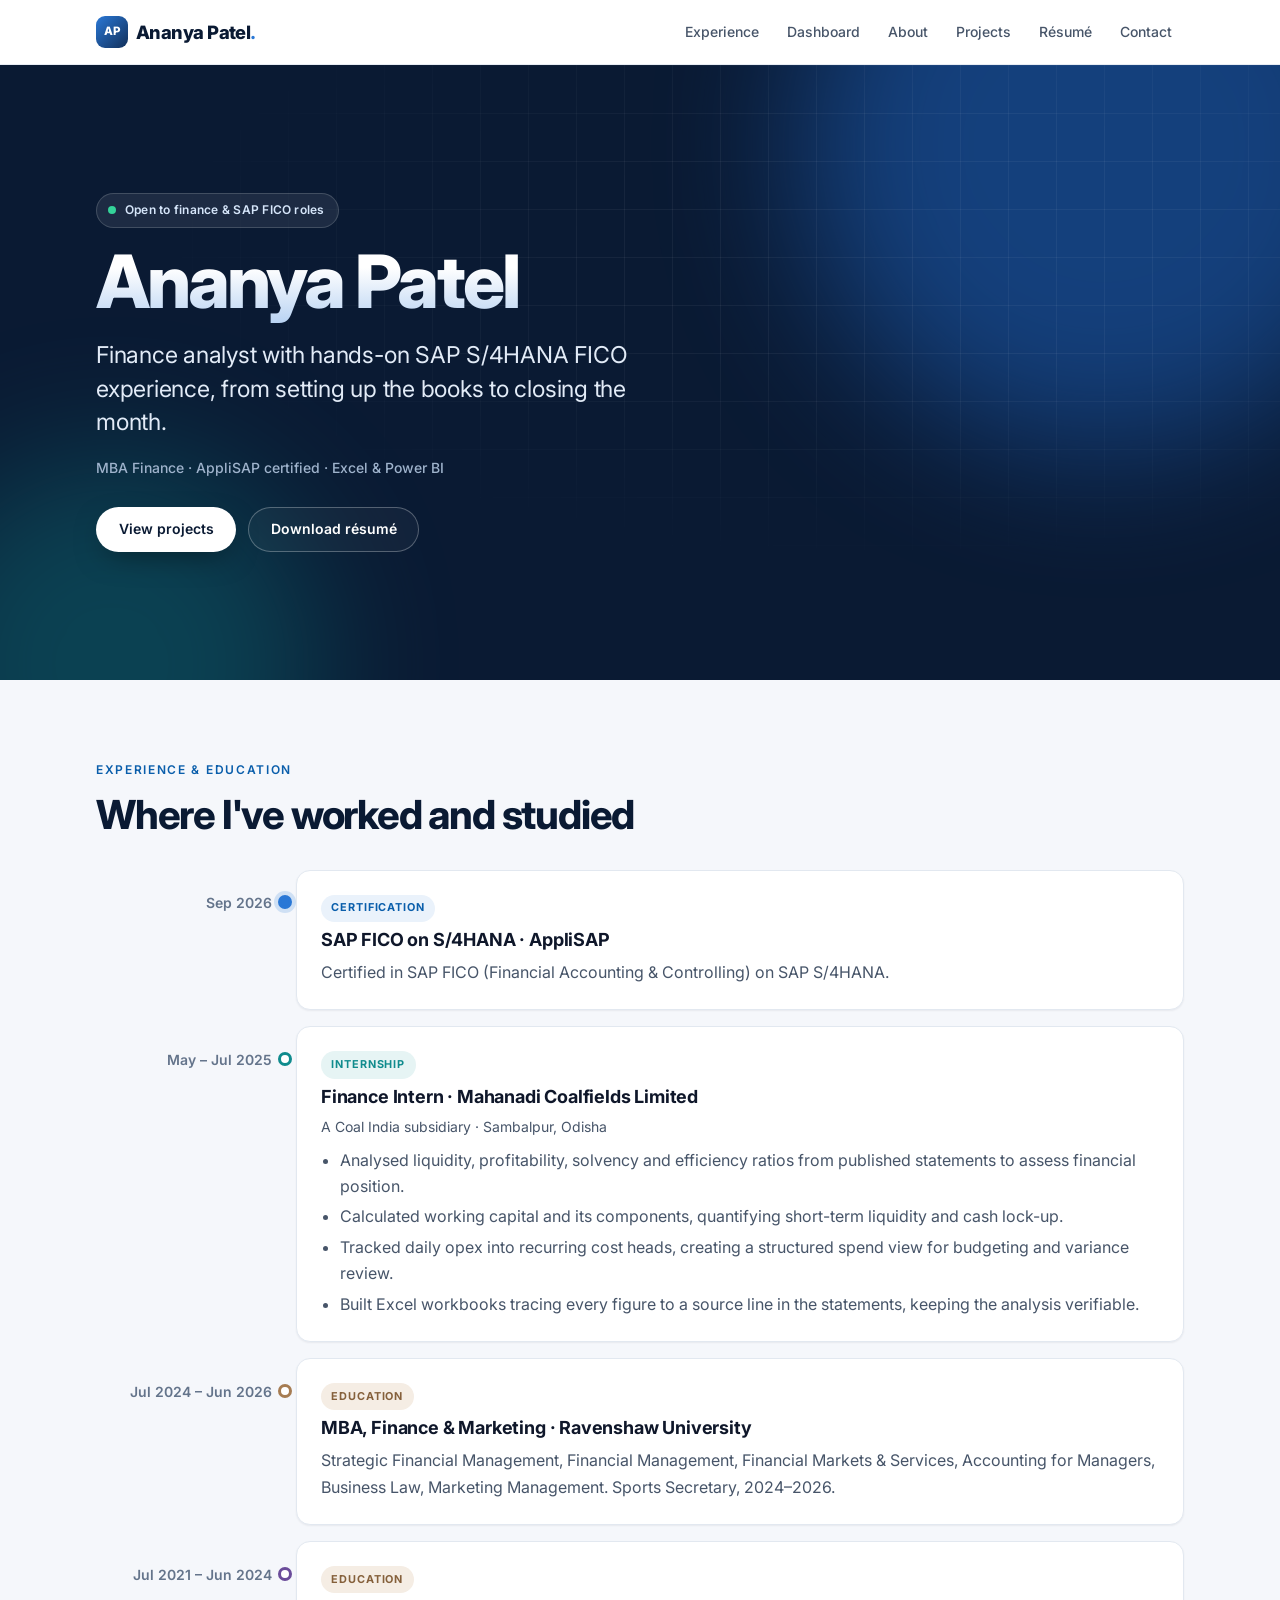
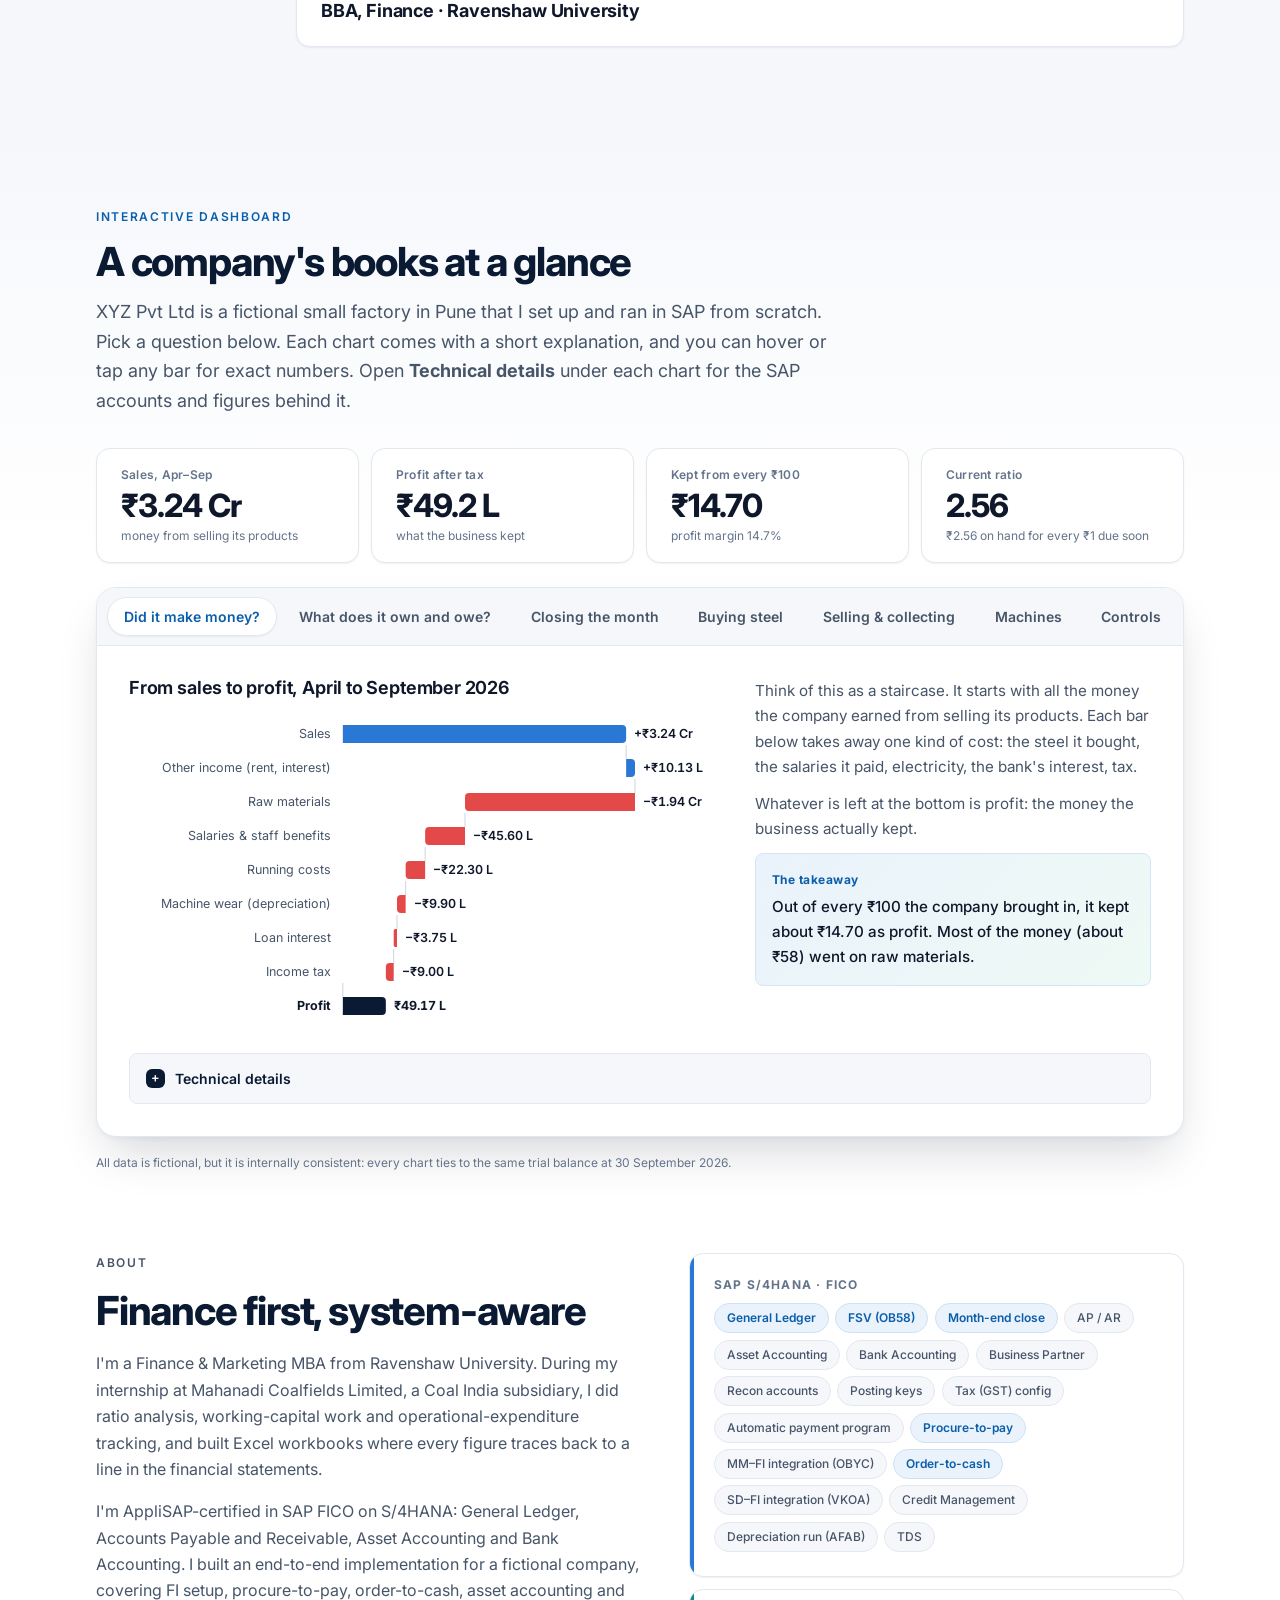
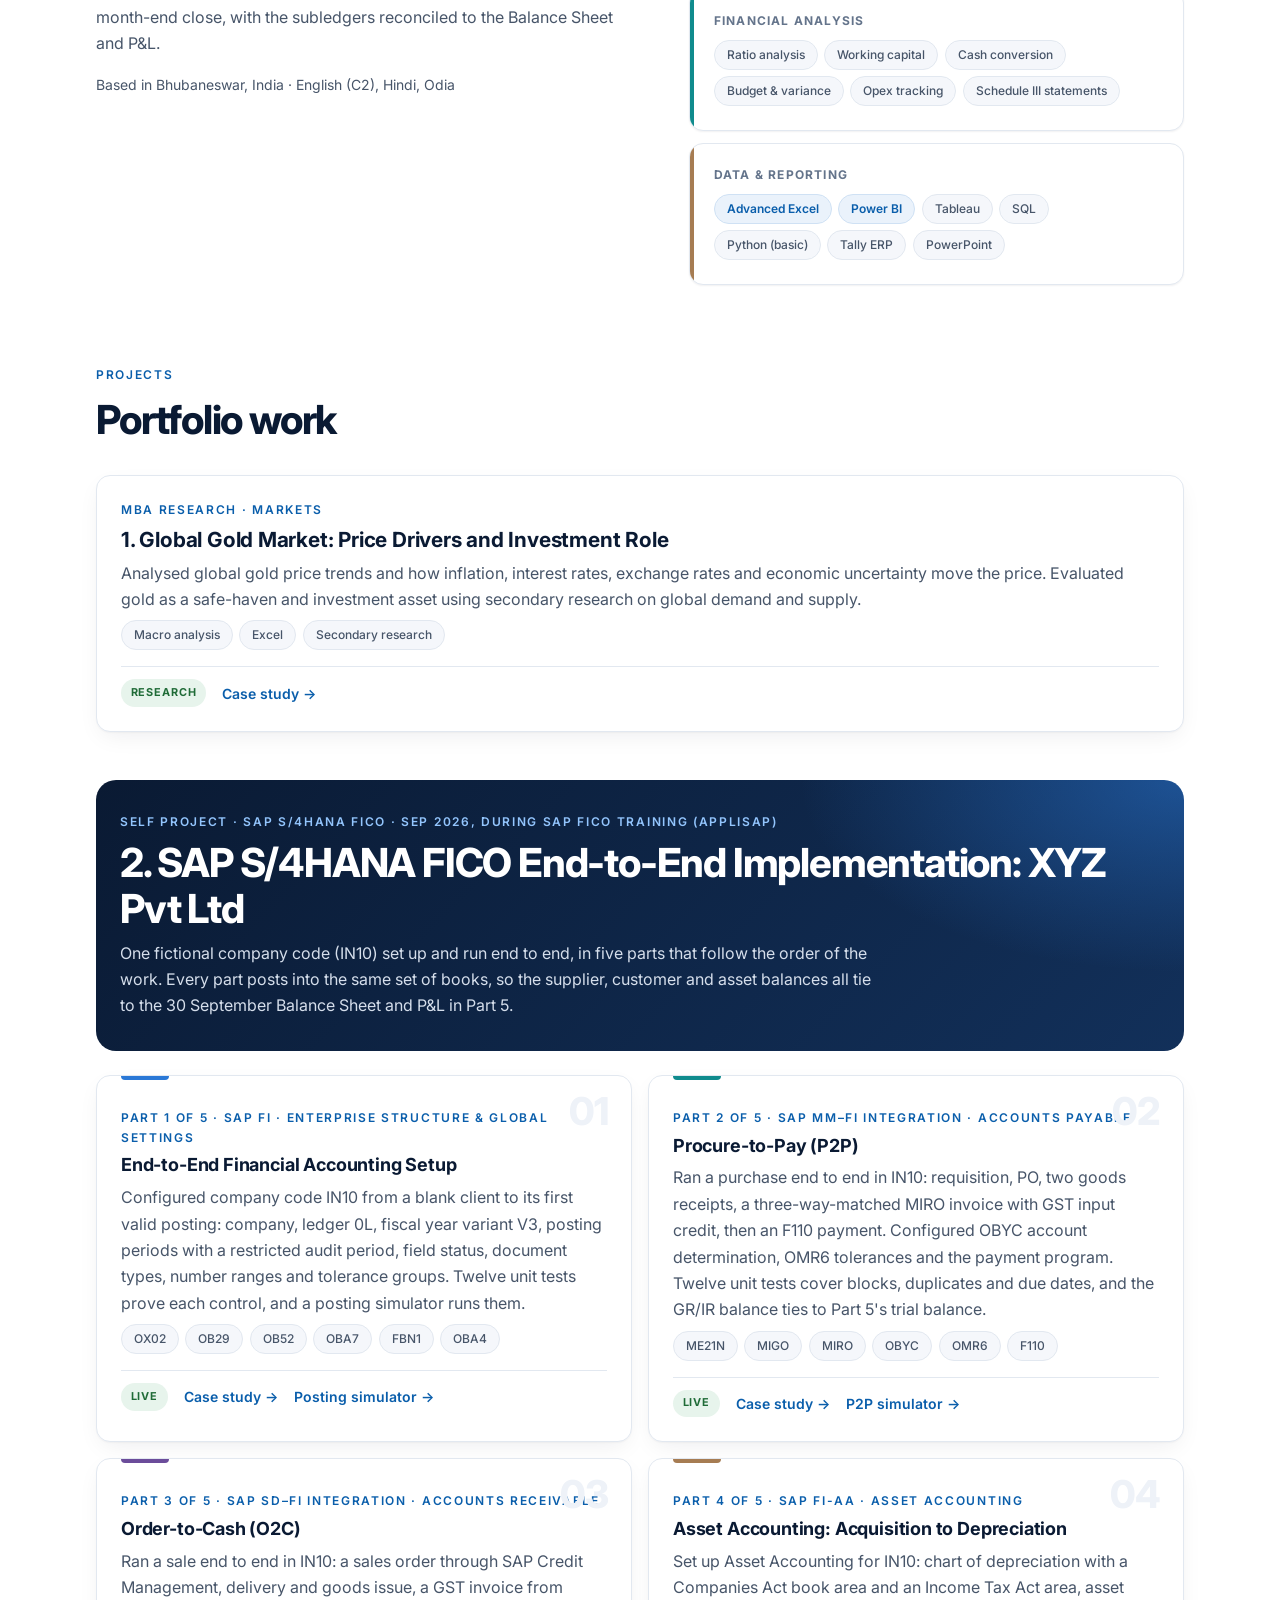
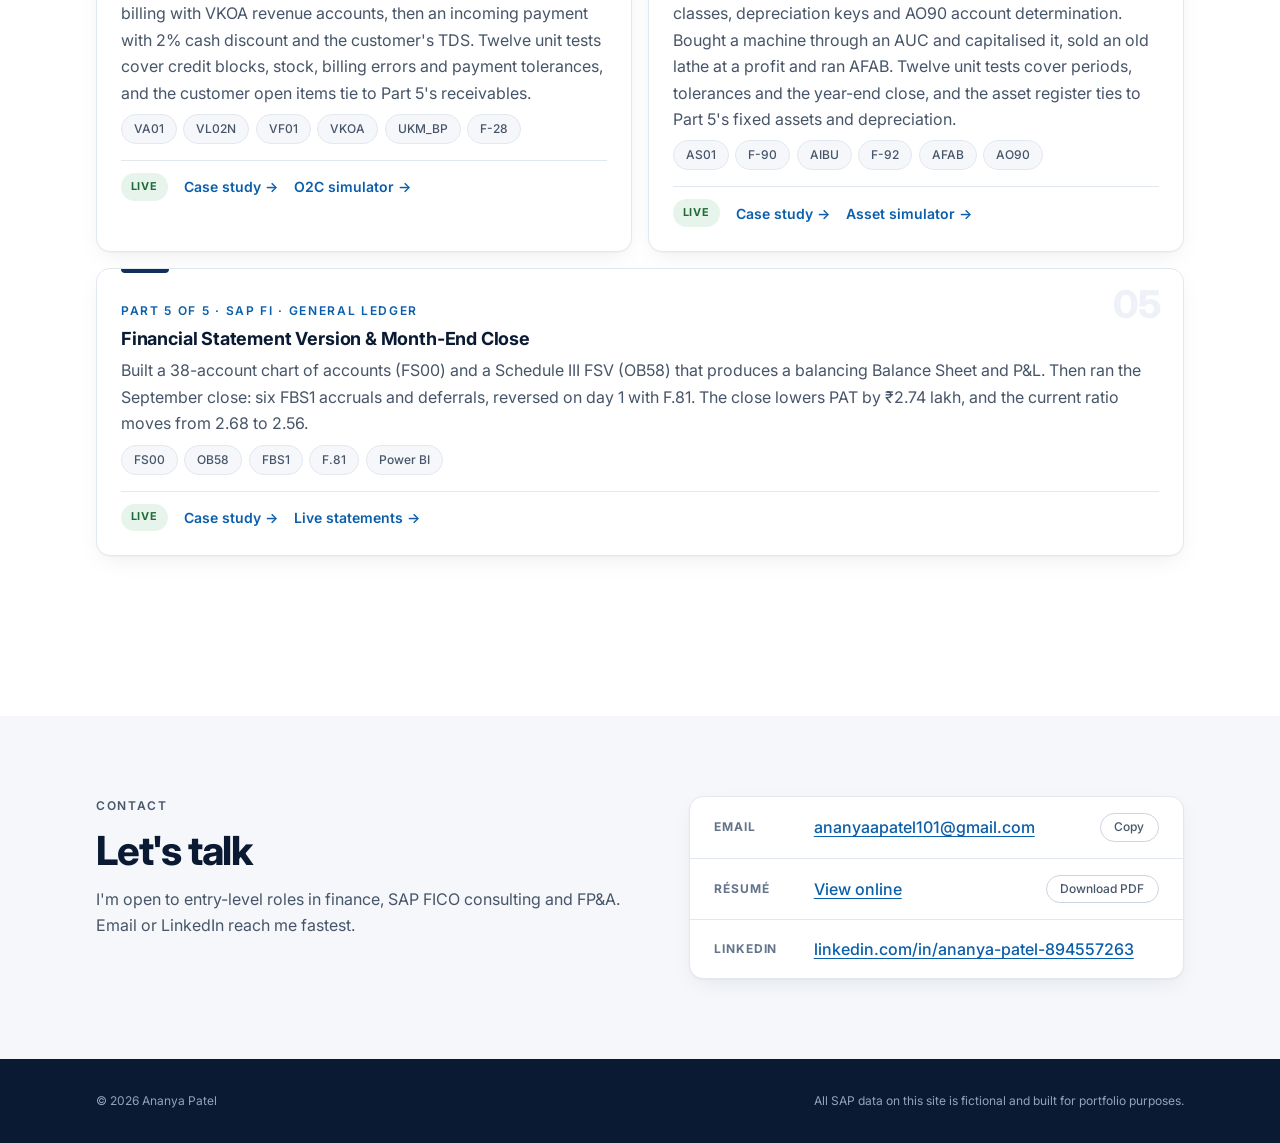
<file: index.html>
<!doctype html>
<html lang="en">
<head>
<meta charset="utf-8">
<meta name="viewport" content="width=device-width, initial-scale=1, viewport-fit=cover">
<title>Ananya Patel · Finance & SAP FICO</title>
<meta name="description" content="Portfolio of Ananya Patel: MBA Finance graduate with SAP S/4HANA FICO, Power BI and Excel projects: FSV design, month-end close, procure-to-pay, order-to-cash, asset accounting and financial analysis.">
<link rel="stylesheet" href="https://fonts.googleapis.com/css2?family=Inter:wght@300;400;500;600;700;800&display=swap">
<link rel="stylesheet" href="assets/css/style.css?v=3">
<script src="assets/js/main.js"></script>
<script src="assets/js/dashboard.js?v=2" defer></script>
</head>
<body>

<header class="site-header">
  <div class="wrap">
    <a class="brand" href="./">Ananya Patel<span>.</span></a>
    <nav class="nav" aria-label="Main">
      <a href="#experience" class="hide-sm">Experience</a>
      <a href="#dashboard">Dashboard</a>
      <a href="#about" class="hide-sm">About</a>
      <a href="#projects">Projects</a>
      <a href="resume.html">Résumé</a>
      <a href="#contact" class="hide-sm">Contact</a>
    </nav>
  </div>
</header>

<main>
  <section class="hero" aria-labelledby="hero-title">
    <div class="hero-bg" aria-hidden="true"><span></span><span></span></div>
    <div class="wrap">
      <div class="hero-copy">
        <p class="badge"><span class="dot" aria-hidden="true"></span>Open to finance &amp; SAP FICO roles</p>
        <h1 id="hero-title">Ananya Patel</h1>
        <p class="lede">Finance analyst with hands-on SAP S/4HANA FICO experience, from setting up the books to closing the month.</p>
        <p class="lede-sub">MBA Finance · AppliSAP certified · Excel &amp; Power BI</p>
        <div class="hero-actions">
          <a class="btn btn-primary" href="#projects">View projects</a>
          <a class="btn btn-ghost" href="assets/files/Ananya_Patel_Resume_SAP_FICO.pdf" download>Download résumé</a>
        </div>
      </div>
    </div>
  </section>

  <section id="experience" aria-labelledby="exp-title">
    <div class="wrap">
      <header>
        <p class="eyebrow">Experience &amp; education</p>
        <h2 id="exp-title">Where I've worked and studied</h2>
      </header>
      <div class="timeline">
        <article class="tl-item">
          <p class="tl-when">Sep 2026</p>
          <div class="tl-body">
            <span class="tl-tag">Certification</span>
            <h3>SAP FICO on S/4HANA · AppliSAP</h3>
            <p class="muted">Certified in SAP FICO (Financial Accounting &amp; Controlling) on SAP S/4HANA.</p>
          </div>
        </article>
        <article class="tl-item">
          <p class="tl-when">May – Jul 2025</p>
          <div class="tl-body">
            <span class="tl-tag work">Internship</span>
            <h3>Finance Intern · Mahanadi Coalfields Limited</h3>
            <p class="small muted">A Coal India subsidiary · Sambalpur, Odisha</p>
            <ul>
              <li>Analysed liquidity, profitability, solvency and efficiency ratios from published statements to assess financial position.</li>
              <li>Calculated working capital and its components, quantifying short-term liquidity and cash lock-up.</li>
              <li>Tracked daily opex into recurring cost heads, creating a structured spend view for budgeting and variance review.</li>
              <li>Built Excel workbooks tracing every figure to a source line in the statements, keeping the analysis verifiable.</li>
            </ul>
          </div>
        </article>
        <article class="tl-item">
          <p class="tl-when">Jul 2024 – Jun 2026</p>
          <div class="tl-body">
            <span class="tl-tag edu">Education</span>
            <h3>MBA, Finance &amp; Marketing · Ravenshaw University</h3>
            <p class="muted">Strategic Financial Management, Financial Management, Financial Markets &amp; Services, Accounting for Managers, Business Law, Marketing Management. Sports Secretary, 2024–2026.</p>
          </div>
        </article>
        <article class="tl-item">
          <p class="tl-when">Jul 2021 – Jun 2024</p>
          <div class="tl-body">
            <span class="tl-tag edu">Education</span>
            <h3>BBA, Finance · Ravenshaw University</h3>
          </div>
        </article>
      </div>
    </div>
  </section>

  <section id="dashboard" class="dashboard" aria-labelledby="dash-title">
    <div class="wrap">
      <header class="sec-head">
        <p class="eyebrow">Interactive dashboard</p>
        <h2 id="dash-title">A company's books at a glance</h2>
        <p class="sec-lede">XYZ Pvt Ltd is a fictional small factory in Pune that I set up and ran in SAP from scratch. Pick a question below. Each chart comes with a short explanation, and you can hover or tap any bar for exact numbers. Open <b>Technical details</b> under each chart for the SAP accounts and figures behind it.</p>
      </header>
      <div class="kpis">
        <div class="kpi"><span class="k-label">Sales, Apr–Sep</span><b>₹3.24 Cr</b><span class="k-note">money from selling its products</span></div>
        <div class="kpi"><span class="k-label">Profit after tax</span><b>₹49.2 L</b><span class="k-note">what the business kept</span></div>
        <div class="kpi"><span class="k-label">Kept from every ₹100</span><b>₹14.70</b><span class="k-note">profit margin 14.7%</span></div>
        <div class="kpi"><span class="k-label">Current ratio</span><b>2.56</b><span class="k-note">₹2.56 on hand for every ₹1 due soon</span></div>
      </div>
      <div class="dboard" data-dashboard>
        <div class="db-tabs" role="tablist" aria-label="Dashboard questions"></div>
        <div class="db-panels"></div>
        <noscript><p class="muted">The interactive charts need JavaScript. The same figures are in the case studies below.</p></noscript>
      </div>
      <p class="db-foot">All data is fictional, but it is internally consistent: every chart ties to the same trial balance at 30 September 2026.</p>
    </div>
  </section>

  <section id="about" aria-labelledby="about-title">
    <div class="wrap two-col">
      <div class="prose" style="display:grid;gap:var(--s-4)">
        <p class="eyebrow">About</p>
        <h2 id="about-title">Finance first, system-aware</h2>
        <p>I'm a Finance &amp; Marketing MBA from Ravenshaw University. During my internship at Mahanadi Coalfields Limited, a Coal India subsidiary, I did ratio analysis, working-capital work and operational-expenditure tracking, and built Excel workbooks where every figure traces back to a line in the financial statements.</p>
        <p>I'm AppliSAP-certified in SAP FICO on S/4HANA: General Ledger, Accounts Payable and Receivable, Asset Accounting and Bank Accounting. I built an end-to-end implementation for a fictional company, covering FI setup, procure-to-pay, order-to-cash, asset accounting and month-end close, with the subledgers reconciled to the Balance Sheet and P&amp;L.</p>
        <p class="small muted">Based in Bhubaneswar, India · English (C2), Hindi, Odia</p>
      </div>
      <div class="skill-groups" aria-label="Skills">
        <div class="skill-group">
          <h3>SAP S/4HANA · FICO</h3>
          <div class="chips">
            <span class="chip strong">General Ledger</span><span class="chip strong">FSV (OB58)</span><span class="chip strong">Month-end close</span>
            <span class="chip">AP / AR</span><span class="chip">Asset Accounting</span><span class="chip">Bank Accounting</span>
            <span class="chip">Business Partner</span><span class="chip">Recon accounts</span><span class="chip">Posting keys</span>
            <span class="chip">Tax (GST) config</span><span class="chip">Automatic payment program</span><span class="chip strong">Procure-to-pay</span><span class="chip">MM–FI integration (OBYC)</span><span class="chip strong">Order-to-cash</span><span class="chip">SD–FI integration (VKOA)</span><span class="chip">Credit Management</span><span class="chip">Depreciation run (AFAB)</span><span class="chip">TDS</span>
          </div>
        </div>
        <div class="skill-group">
          <h3>Financial analysis</h3>
          <div class="chips">
            <span class="chip">Ratio analysis</span><span class="chip">Working capital</span><span class="chip">Cash conversion</span>
            <span class="chip">Budget &amp; variance</span><span class="chip">Opex tracking</span><span class="chip">Schedule III statements</span>
          </div>
        </div>
        <div class="skill-group">
          <h3>Data &amp; reporting</h3>
          <div class="chips">
            <span class="chip strong">Advanced Excel</span><span class="chip strong">Power BI</span><span class="chip">Tableau</span>
            <span class="chip">SQL</span><span class="chip">Python (basic)</span><span class="chip">Tally ERP</span><span class="chip">PowerPoint</span>
          </div>
        </div>
      </div>
    </div>
  </section>

  <section id="projects" aria-labelledby="proj-title">
    <div class="wrap">
      <header>
        <p class="eyebrow">Projects</p>
        <h2 id="proj-title">Portfolio work</h2>
      </header>
      <div class="projects">
        <article class="project">
          <div class="p-body">
            <p class="eyebrow">MBA research · Markets</p>
            <h3>1. Global Gold Market: Price Drivers and Investment Role</h3>
            <p class="muted">Analysed global gold price trends and how inflation, interest rates, exchange rates and economic uncertainty move the price. Evaluated gold as a safe-haven and investment asset using secondary research on global demand and supply.</p>
            <div class="chips"><span class="chip">Macro analysis</span><span class="chip">Excel</span><span class="chip">Secondary research</span></div>
          </div>
          <div class="p-links">
            <span class="status live">Research</span>
            <a href="projects/gold-market-research/">Case study →</a>
          </div>
        </article>

        <div class="project self-project">
          <div class="p-body">
            <p class="eyebrow">Self project · SAP S/4HANA FICO · Sep 2026, during SAP FICO training (AppliSAP)</p>
            <h3>2. SAP S/4HANA FICO End-to-End Implementation: XYZ Pvt Ltd</h3>
            <p class="muted">One fictional company code (IN10) set up and run end to end, in five parts that follow the order of the work. Every part posts into the same set of books, so the supplier, customer and asset balances all tie to the 30 September Balance Sheet and P&amp;L in Part 5.</p>
          </div>
        </div>
        <div class="parts">
        <article class="project">
          <div class="p-body">
            <p class="eyebrow">Part 1 of 5 · SAP FI · Enterprise structure &amp; global settings</p>
            <h3>End-to-End Financial Accounting Setup</h3>
            <p class="muted">Configured company code IN10 from a blank client to its first valid posting: company, ledger 0L, fiscal year variant V3, posting periods with a restricted audit period, field status, document types, number ranges and tolerance groups. Twelve unit tests prove each control, and a posting simulator runs them.</p>
            <div class="chips"><span class="chip">OX02</span><span class="chip">OB29</span><span class="chip">OB52</span><span class="chip">OBA7</span><span class="chip">FBN1</span><span class="chip">OBA4</span></div>
          </div>
          <div class="p-links">
            <span class="status live">Live</span>
            <a href="projects/fi-enterprise-structure/">Case study →</a>
            <a href="projects/fi-enterprise-structure/validator.html">Posting simulator →</a>
          </div>
        </article>
        <article class="project">
          <div class="p-body">
            <p class="eyebrow">Part 2 of 5 · SAP MM–FI integration · Accounts Payable</p>
            <h3>Procure-to-Pay (P2P)</h3>
            <p class="muted">Ran a purchase end to end in IN10: requisition, PO, two goods receipts, a three-way-matched MIRO invoice with GST input credit, then an F110 payment. Configured OBYC account determination, OMR6 tolerances and the payment program. Twelve unit tests cover blocks, duplicates and due dates, and the GR/IR balance ties to Part 5's trial balance.</p>
            <div class="chips"><span class="chip">ME21N</span><span class="chip">MIGO</span><span class="chip">MIRO</span><span class="chip">OBYC</span><span class="chip">OMR6</span><span class="chip">F110</span></div>
          </div>
          <div class="p-links">
            <span class="status live">Live</span>
            <a href="projects/procure-to-pay/">Case study →</a>
            <a href="projects/procure-to-pay/simulator.html">P2P simulator →</a>
          </div>
        </article>
        <article class="project">
          <div class="p-body">
            <p class="eyebrow">Part 3 of 5 · SAP SD–FI integration · Accounts Receivable</p>
            <h3>Order-to-Cash (O2C)</h3>
            <p class="muted">Ran a sale end to end in IN10: a sales order through SAP Credit Management, delivery and goods issue, a GST invoice from billing with VKOA revenue accounts, then an incoming payment with 2% cash discount and the customer's TDS. Twelve unit tests cover credit blocks, stock, billing errors and payment tolerances, and the customer open items tie to Part 5's receivables.</p>
            <div class="chips"><span class="chip">VA01</span><span class="chip">VL02N</span><span class="chip">VF01</span><span class="chip">VKOA</span><span class="chip">UKM_BP</span><span class="chip">F-28</span></div>
          </div>
          <div class="p-links">
            <span class="status live">Live</span>
            <a href="projects/order-to-cash/">Case study →</a>
            <a href="projects/order-to-cash/simulator.html">O2C simulator →</a>
          </div>
        </article>
        <article class="project">
          <div class="p-body">
            <p class="eyebrow">Part 4 of 5 · SAP FI-AA · Asset Accounting</p>
            <h3>Asset Accounting: Acquisition to Depreciation</h3>
            <p class="muted">Set up Asset Accounting for IN10: chart of depreciation with a Companies Act book area and an Income Tax Act area, asset classes, depreciation keys and AO90 account determination. Bought a machine through an AUC and capitalised it, sold an old lathe at a profit and ran AFAB. Twelve unit tests cover periods, tolerances and the year-end close, and the asset register ties to Part 5's fixed assets and depreciation.</p>
            <div class="chips"><span class="chip">AS01</span><span class="chip">F-90</span><span class="chip">AIBU</span><span class="chip">F-92</span><span class="chip">AFAB</span><span class="chip">AO90</span></div>
          </div>
          <div class="p-links">
            <span class="status live">Live</span>
            <a href="projects/asset-accounting/">Case study →</a>
            <a href="projects/asset-accounting/simulator.html">Asset simulator →</a>
          </div>
        </article>
        <article class="project">
          <div class="p-body">
            <p class="eyebrow">Part 5 of 5 · SAP FI · General Ledger</p>
            <h3>Financial Statement Version &amp; Month-End Close</h3>
            <p class="muted">Built a 38-account chart of accounts (FS00) and a Schedule III FSV (OB58) that produces a balancing Balance Sheet and P&amp;L. Then ran the September close: six FBS1 accruals and deferrals, reversed on day 1 with F.81. The close lowers PAT by ₹2.74 lakh, and the current ratio moves from 2.68 to 2.56.</p>
            <div class="chips"><span class="chip">FS00</span><span class="chip">OB58</span><span class="chip">FBS1</span><span class="chip">F.81</span><span class="chip">Power BI</span></div>
          </div>
          <div class="p-links">
            <span class="status live">Live</span>
            <a href="projects/fsv-month-end-close/">Case study →</a>
            <a href="projects/fsv-month-end-close/statements.html">Live statements →</a>
          </div>
        </article>
        </div>
      </div>
    </div>
  </section>

  <section id="contact" aria-labelledby="contact-title">
    <div class="wrap two-col">
      <div class="prose" style="display:grid;gap:var(--s-3)">
        <p class="eyebrow">Contact</p>
        <h2 id="contact-title">Let's talk</h2>
        <p>I'm open to entry-level roles in finance, SAP FICO consulting and FP&amp;A. Email or LinkedIn reach me fastest.</p>
      </div>
      <div class="contact-list">
        <div class="contact-row">
          <span class="label">Email</span>
          <a class="value" href="mailto:ananyaapatel101@gmail.com">ananyaapatel101@gmail.com</a>
          <button class="theme-btn copy-btn" type="button" data-copy="ananyaapatel101@gmail.com">Copy</button>
        </div>
        <div class="contact-row">
          <span class="label">Résumé</span>
          <a class="value" href="resume.html">View online</a>
          <a class="theme-btn" href="assets/files/Ananya_Patel_Resume_SAP_FICO.pdf" download style="text-decoration:none">Download PDF</a>
        </div>
        <div class="contact-row">
          <span class="label">LinkedIn</span>
          <a class="value" href="https://www.linkedin.com/in/ananya-patel-894557263" target="_blank" rel="noopener">linkedin.com/in/ananya-patel-894557263</a>
        </div>
      </div>
    </div>
  </section>
</main>

<footer class="site-footer">
  <div class="wrap">
    <span>© <span data-year>2026</span> Ananya Patel</span>
    <span>All SAP data on this site is fictional and built for portfolio purposes.</span>
  </div>
</footer>
</body>
</html>
</file>
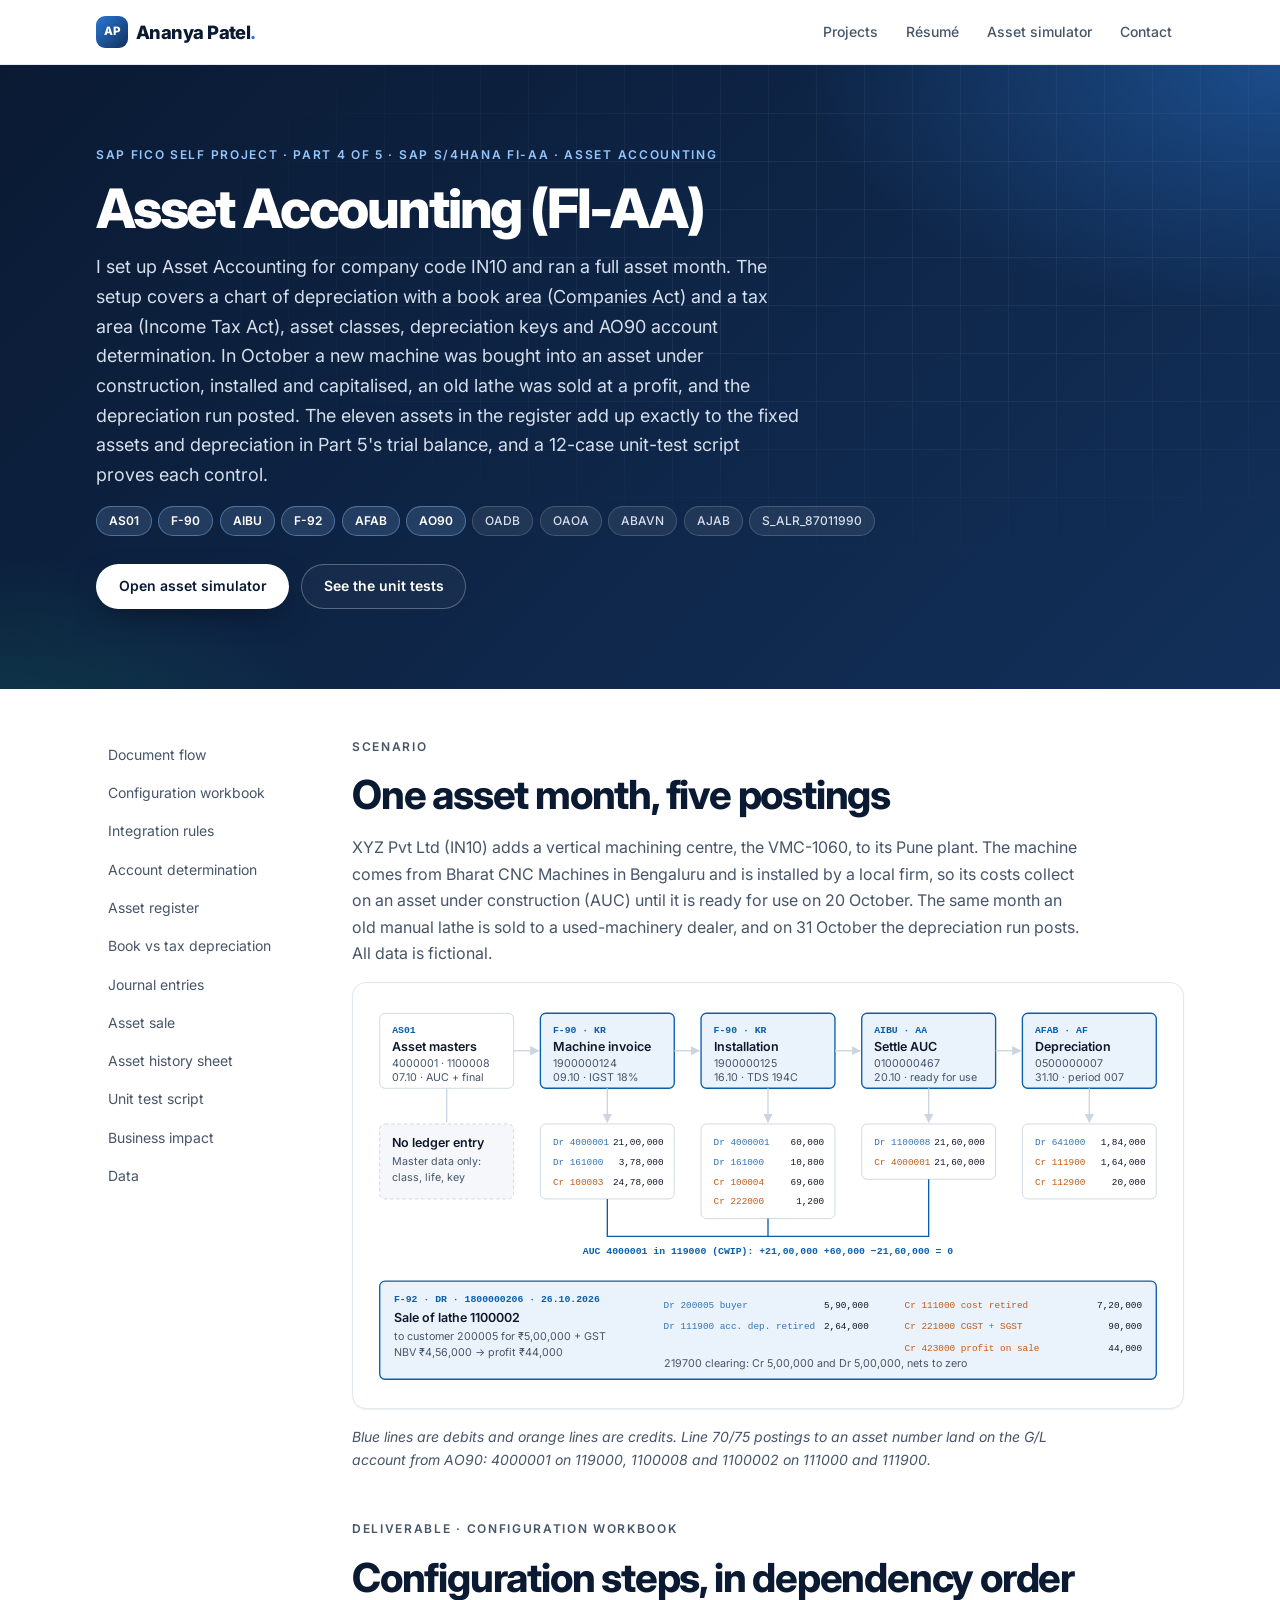
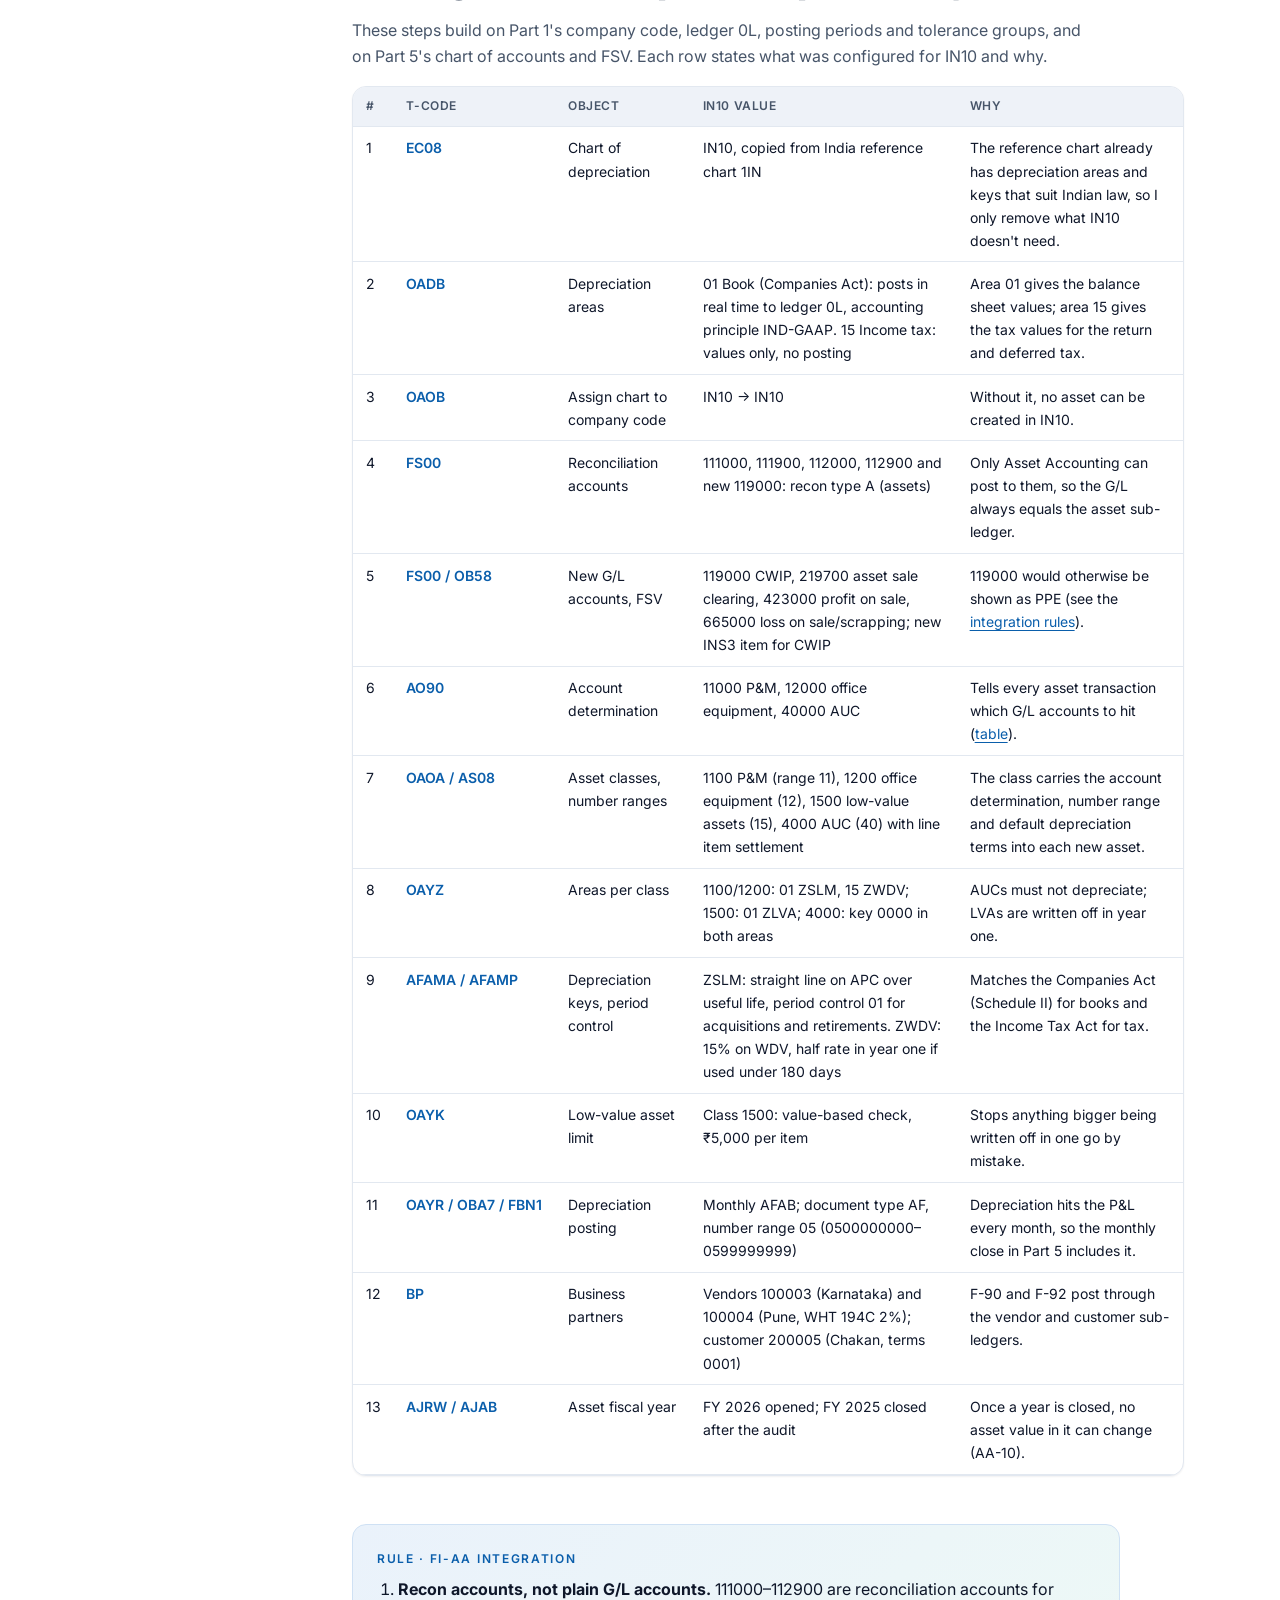
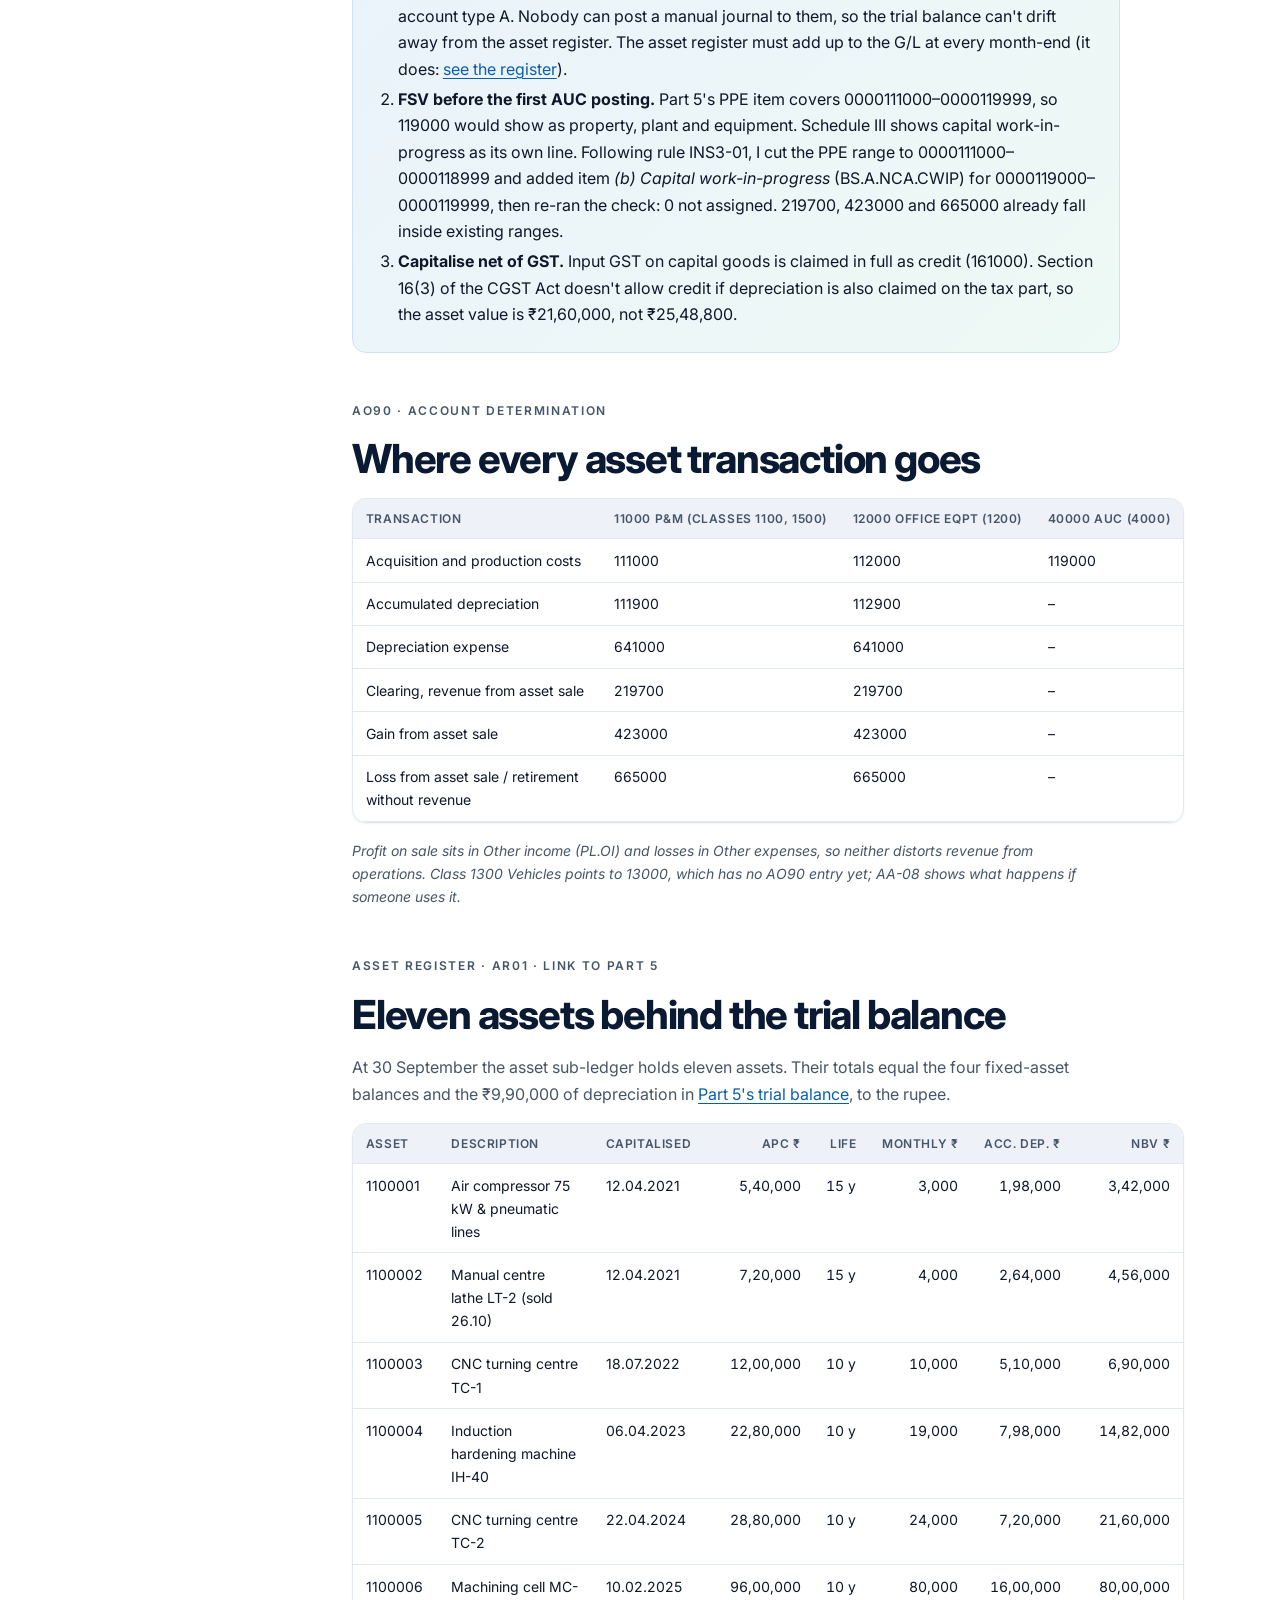
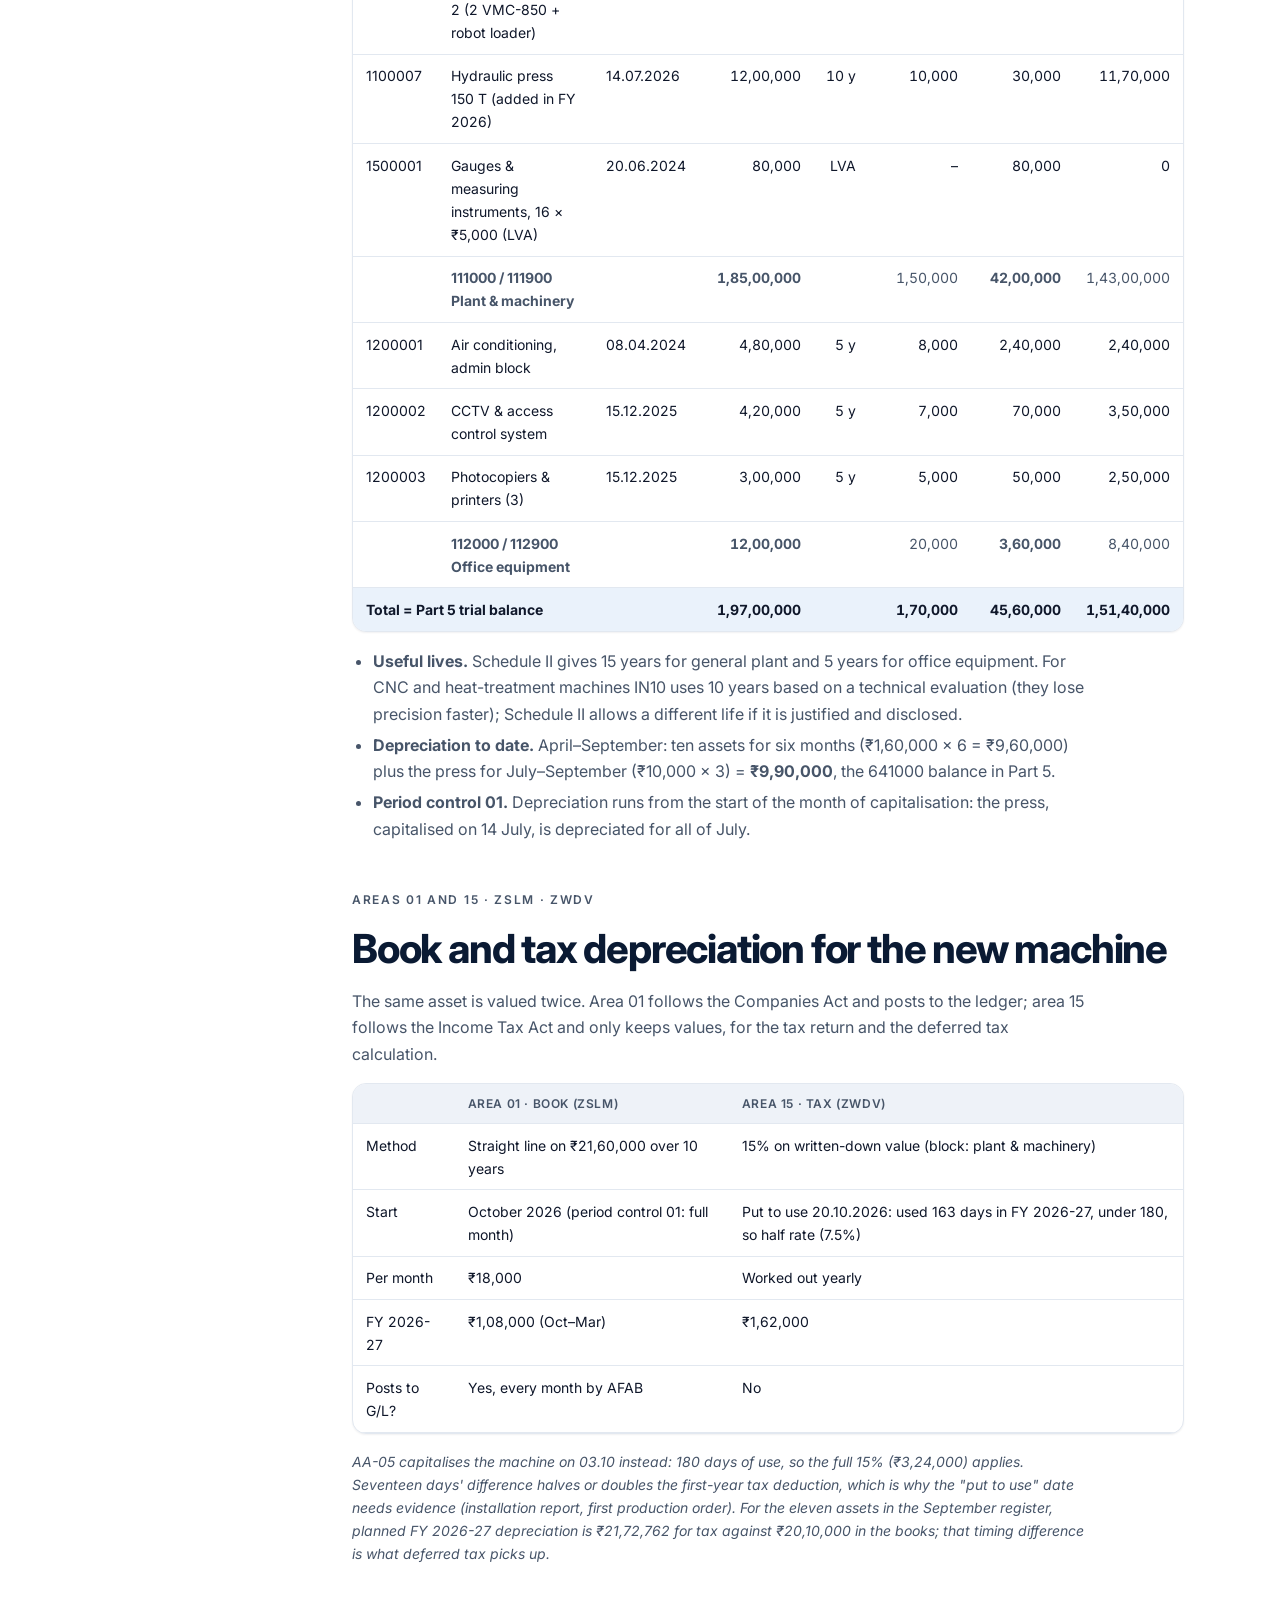
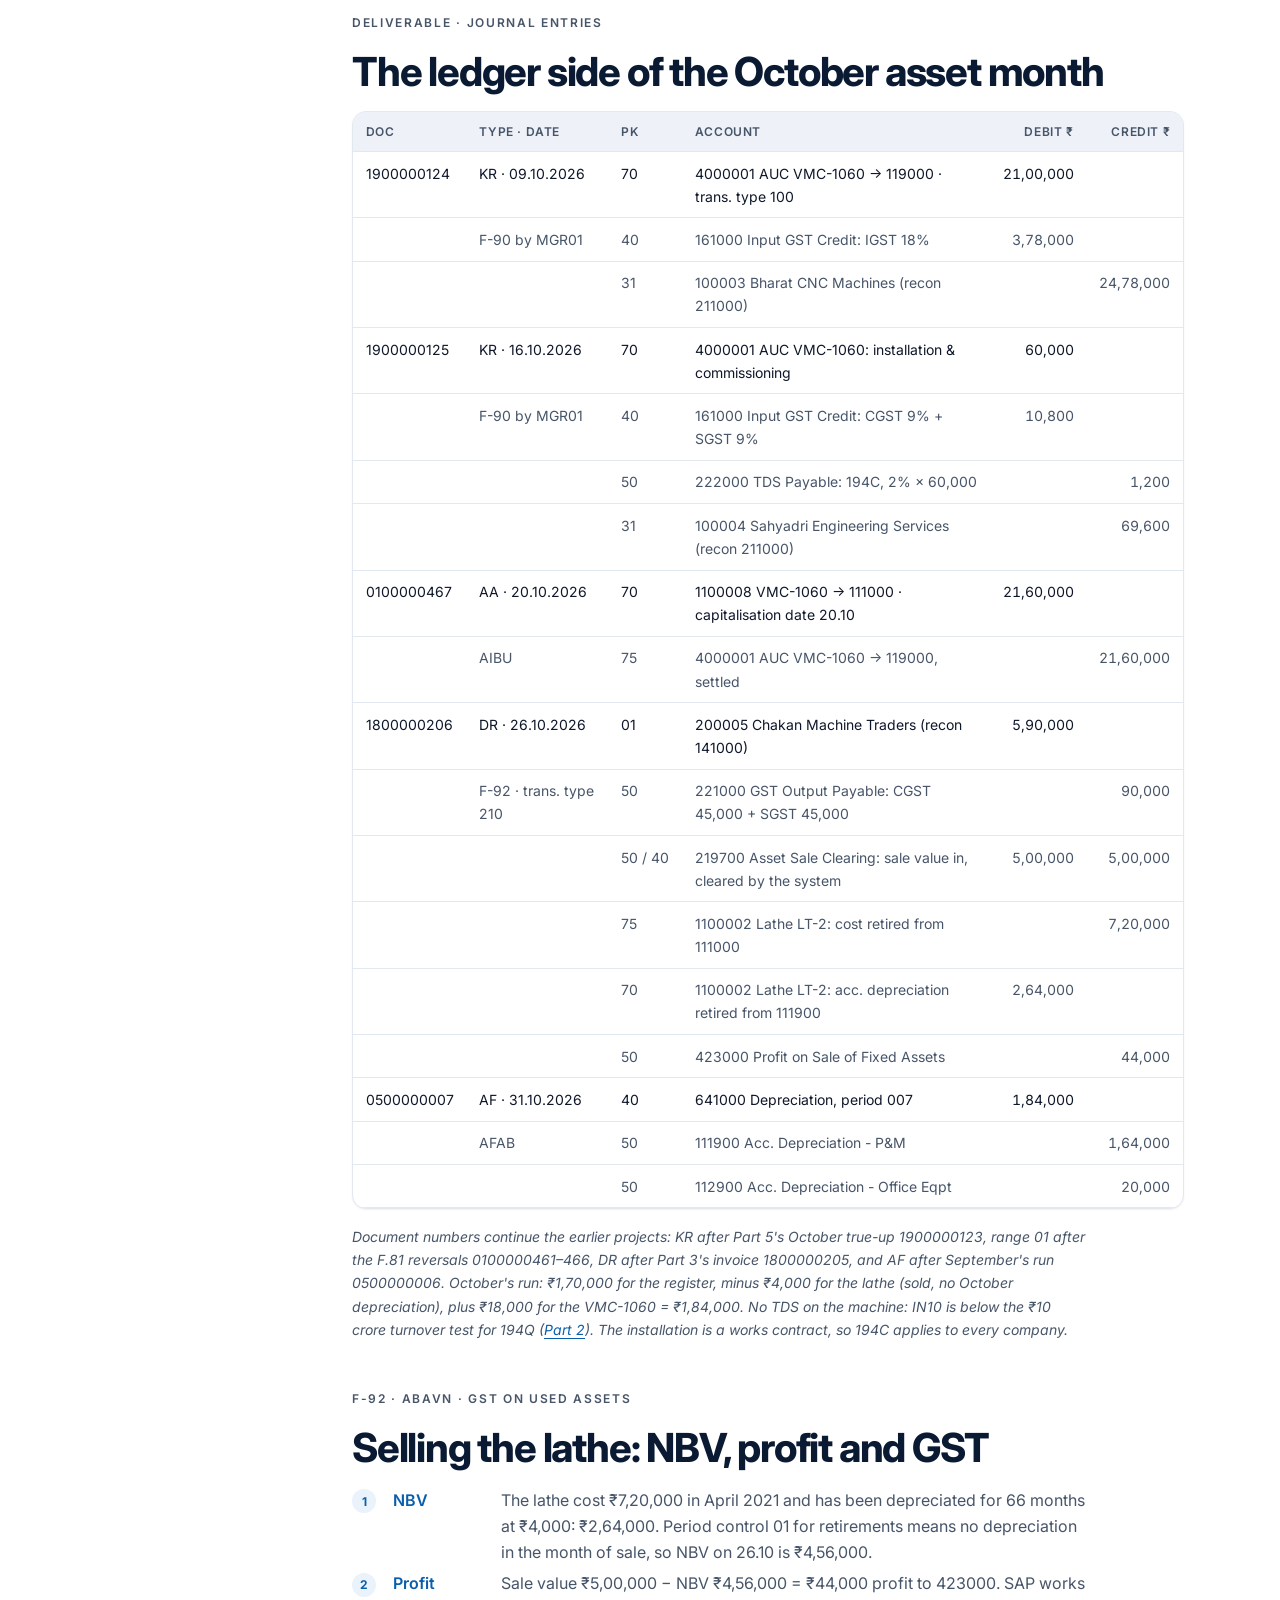
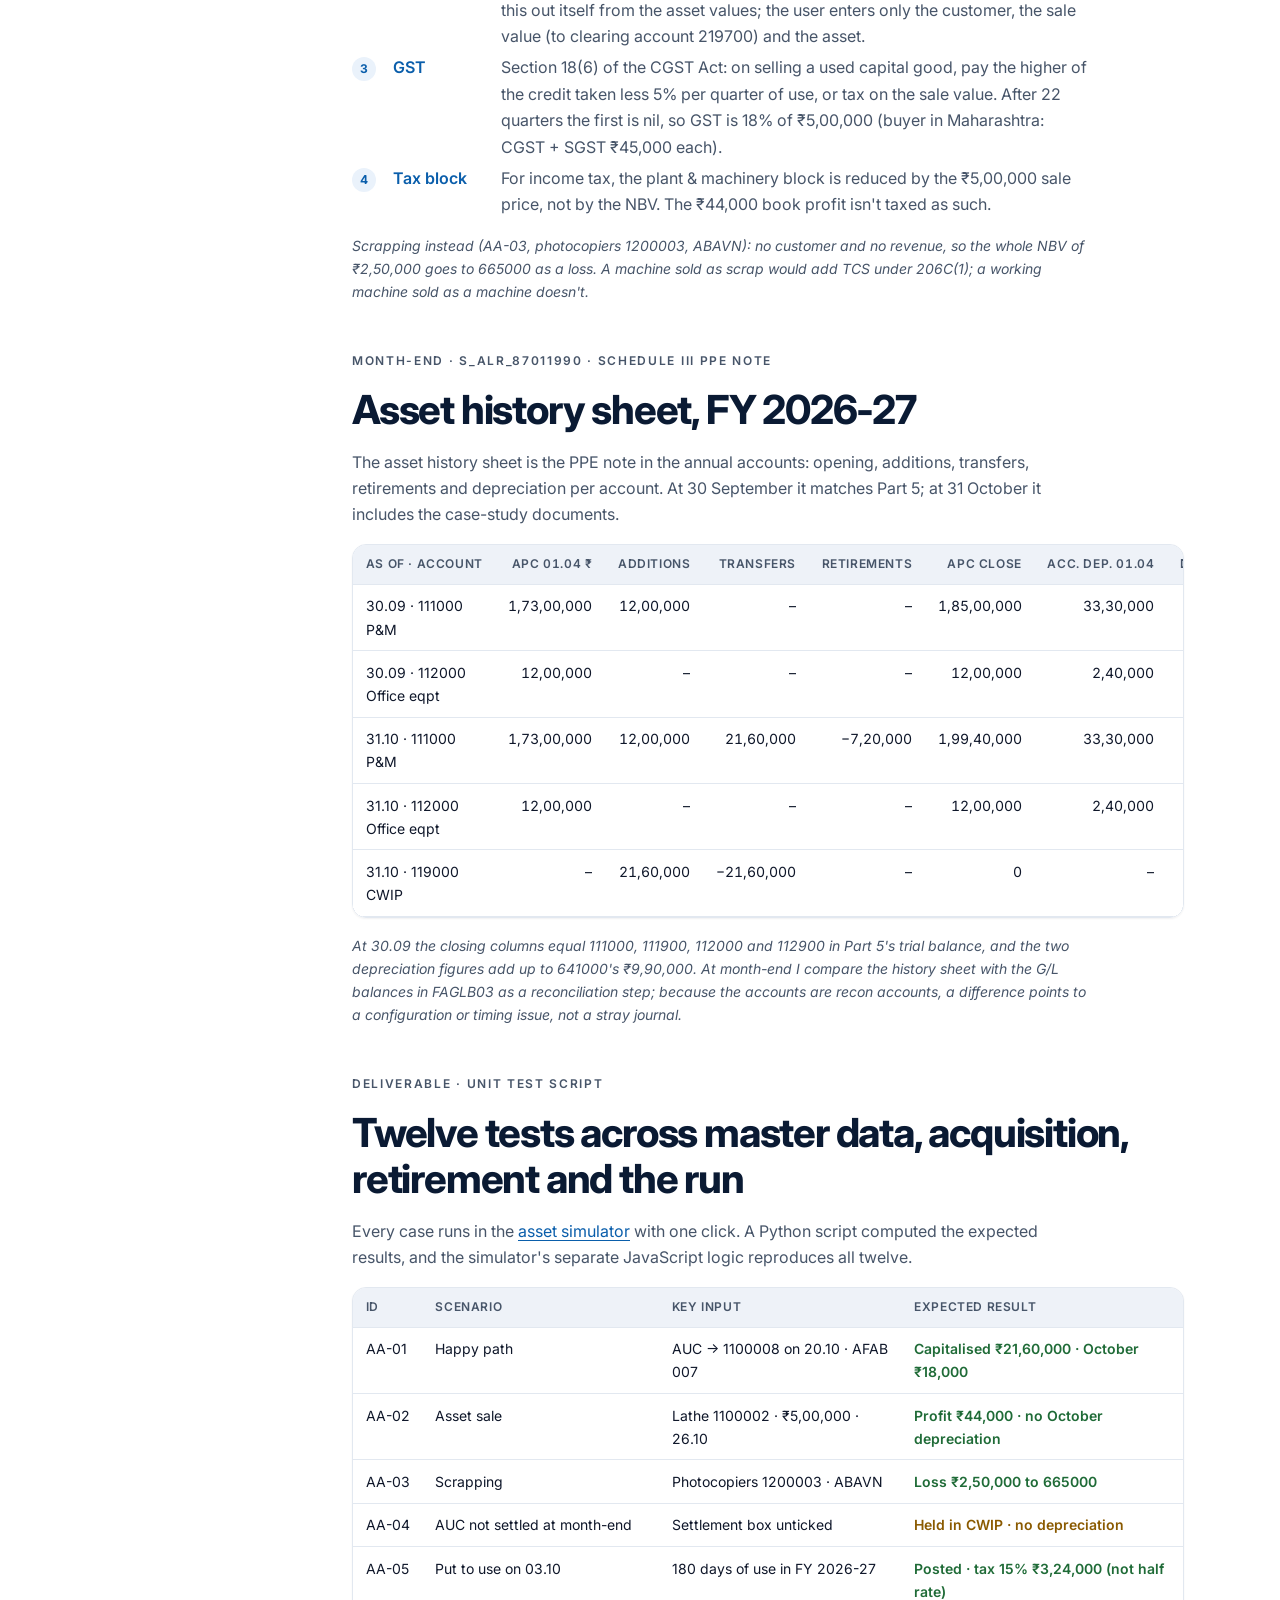
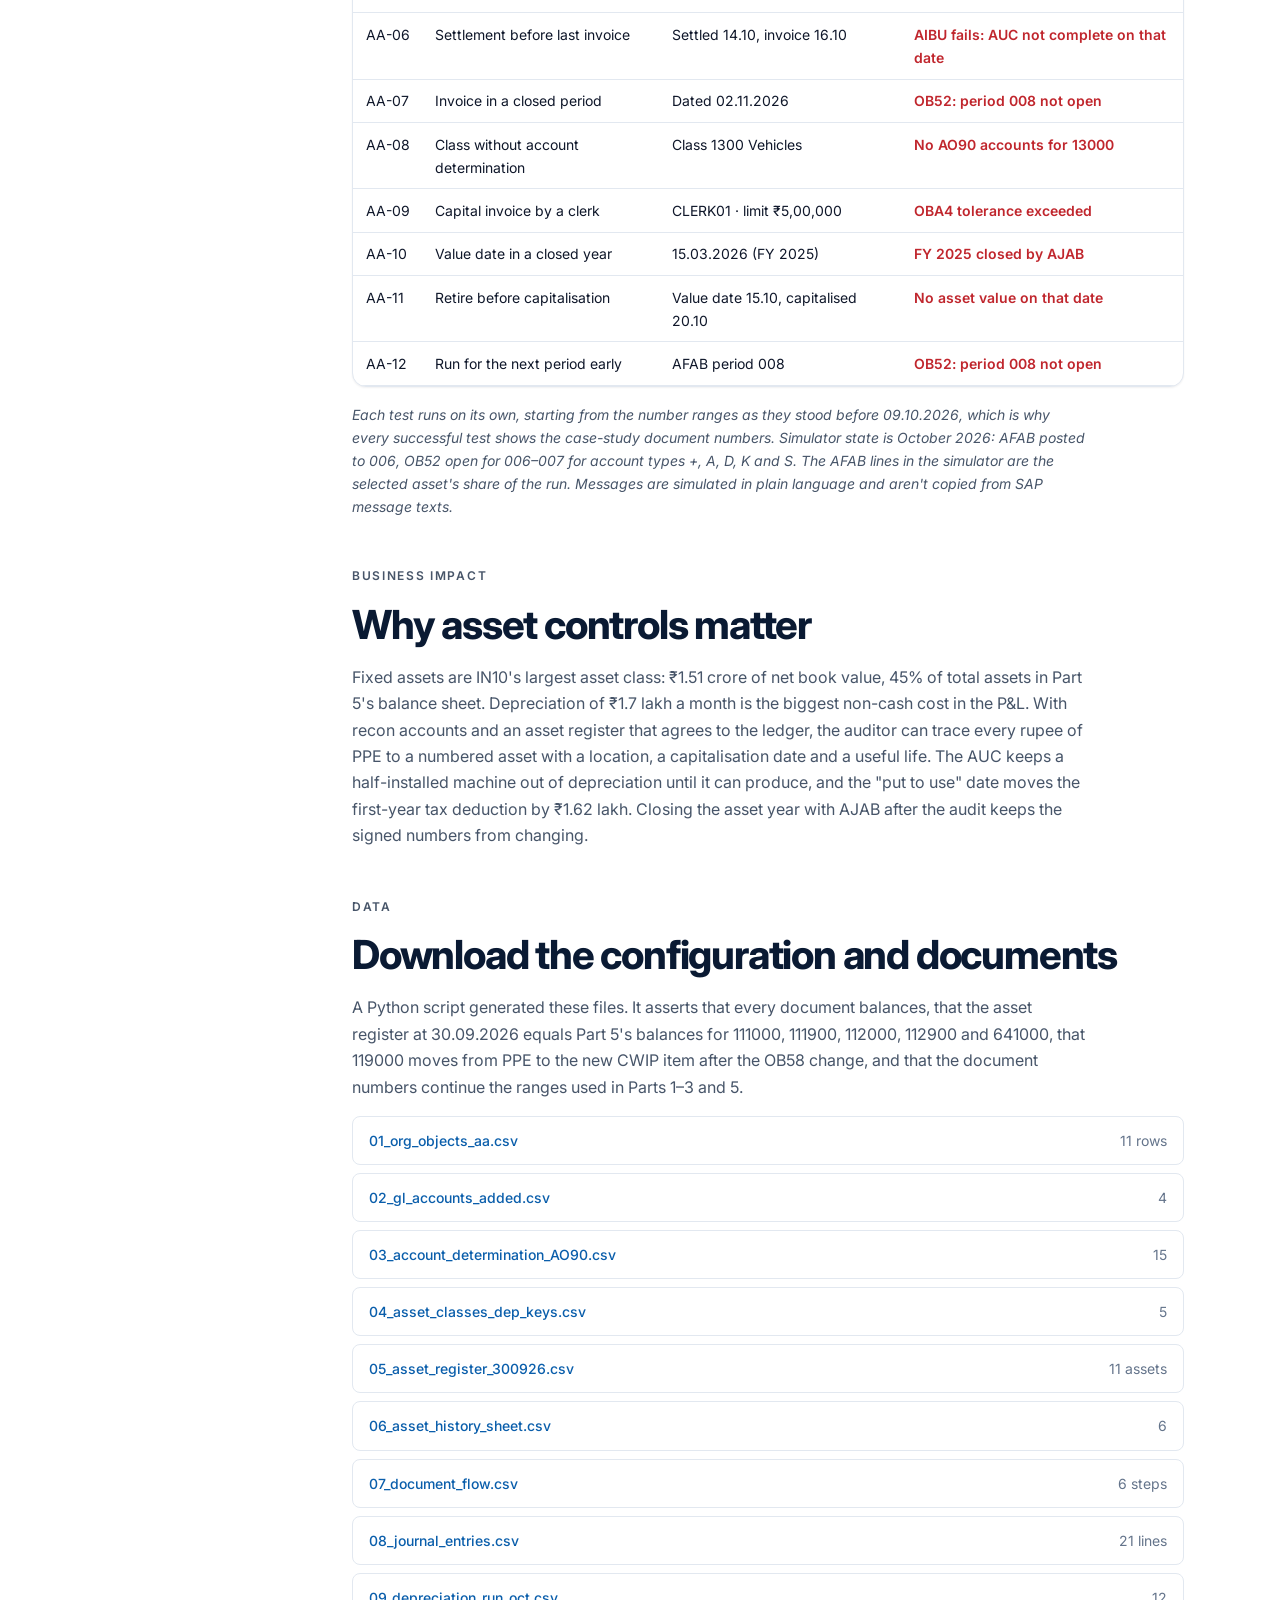
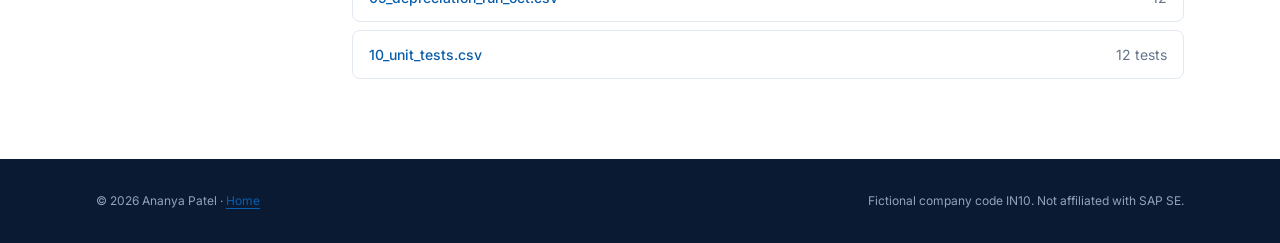
<file: projects/asset-accounting/index.html>
<!doctype html>
<html lang="en">
<head>
<meta charset="utf-8">
<meta name="viewport" content="width=device-width, initial-scale=1, viewport-fit=cover">
<title>Asset Accounting · Ananya Patel</title>
<meta name="description" content="SAP S/4HANA case study: asset accounting for company code IN10, with chart of depreciation, book and tax areas, AO90 account determination, an asset bought through an AUC and settled, an asset sale, the AFAB depreciation run, an asset register tied to the trial balance and a 12-case unit-test script.">
<link rel="stylesheet" href="https://fonts.googleapis.com/css2?family=Inter:wght@300;400;500;600;700;800&display=swap">
<link rel="stylesheet" href="../../assets/css/style.css">
<script src="../../assets/js/main.js"></script>
<style>
  :root { --warning-text: #8a5a00; }
  @media (prefers-color-scheme: dark) { :root:not([data-theme="light"]) { --warning-text: #fab219; } }
  :root[data-theme="dark"] { --warning-text: #fab219; }
  .flow { min-width: 720px; display: block; width: 100%; height: auto; }
  .flow .box { fill: var(--surface); stroke: var(--rule-strong); stroke-width: 1; }
  .flow .box.key { fill: var(--accent-wash); stroke: var(--accent); stroke-width: 1.5; }
  .flow .box.ref { fill: var(--surface-2); stroke: var(--rule-strong); stroke-dasharray: 4 3; }
  .flow .t1 { fill: var(--ink); font: 600 14px var(--f-body); }
  .flow .t2 { fill: var(--ink-2); font: 400 12px var(--f-body); }
  .flow .tc { fill: var(--accent); font: 600 11px var(--f-mono); }
  .flow .m { fill: var(--ink); font: 400 11.5px var(--f-mono); }
  .flow .m.dr { fill: var(--debit); } .flow .m.cr { fill: var(--credit); }
  .flow .edge { stroke: var(--rule-strong); stroke-width: 1.5; fill: none; }
  .flow .edge.key { stroke: var(--accent); }
  .flow .arrow { fill: var(--rule-strong); }
  .res-posted { color: var(--good-text); font-weight: 600; }
  .res-warn { color: var(--warning-text); font-weight: 600; }
  .res-error { color: var(--critical); font-weight: 600; }
  table.data tr.sub td { color: var(--ink-2); }
  .flow .m { font-size: 10.5px; }
</style>
</head>
<body>

<header class="site-header">
  <div class="wrap">
    <a class="brand" href="../../">Ananya Patel<span>.</span></a>
    <nav class="nav" aria-label="Main">
      <a href="../../#projects">Projects</a>
      <a href="../../resume.html" class="hide-sm">Résumé</a>
      <a href="simulator.html">Asset simulator</a>
      <a href="../../#contact" class="hide-sm">Contact</a>
    </nav>
  </div>
</header>

<main>
  <section class="cs-hero">
    <div class="wrap">
      <p class="eyebrow">SAP FICO self project · Part 4 of 5 · SAP S/4HANA FI-AA · Asset Accounting</p>
      <h1>Asset Accounting (FI-AA)</h1>
      <p class="muted prose" style="font-size:var(--t-lg)">I set up Asset Accounting for company code IN10 and ran a full asset month. The setup covers a chart of depreciation with a book area (Companies Act) and a tax area (Income Tax Act), asset classes, depreciation keys and AO90 account determination. In October a new machine was bought into an asset under construction, installed and capitalised, an old lathe was sold at a profit, and the depreciation run posted. The eleven assets in the register add up exactly to the fixed assets and depreciation in Part 5's trial balance, and a 12-case unit-test script proves each control.</p>
      <div class="cs-meta">
        <span class="chip strong">AS01</span><span class="chip strong">F-90</span><span class="chip strong">AIBU</span><span class="chip strong">F-92</span><span class="chip strong">AFAB</span>
        <span class="chip strong">AO90</span><span class="chip">OADB</span><span class="chip">OAOA</span><span class="chip">ABAVN</span><span class="chip">AJAB</span><span class="chip">S_ALR_87011990</span>
      </div>
      <div class="hero-actions">
        <a class="btn btn-primary" href="simulator.html">Open asset simulator</a>
        <a class="btn btn-ghost" href="#tests">See the unit tests</a>
      </div>
    </div>
  </section>

  <div class="wrap cs-layout">
    <nav class="toc" aria-label="On this page">
      <a href="#flow">Document flow</a>
      <a href="#workbook">Configuration workbook</a>
      <a href="#rules">Integration rules</a>
      <a href="#ao90">Account determination</a>
      <a href="#register">Asset register</a>
      <a href="#depreciation">Book vs tax depreciation</a>
      <a href="#postings">Journal entries</a>
      <a href="#sale">Asset sale</a>
      <a href="#history">Asset history sheet</a>
      <a href="#tests">Unit test script</a>
      <a href="#business">Business impact</a>
      <a href="#data">Data</a>
    </nav>

    <article>
      <!-- ============================================================ -->
      <div class="cs-section" id="flow">
        <p class="eyebrow">Scenario</p>
        <h2>One asset month, five postings</h2>
        <p>XYZ Pvt Ltd (IN10) adds a vertical machining centre, the VMC-1060, to its Pune plant. The machine comes from Bharat CNC Machines in Bengaluru and is installed by a local firm, so its costs collect on an asset under construction (AUC) until it is ready for use on 20 October. The same month an old manual lathe is sold to a used-machinery dealer, and on 31 October the depreciation run posts. All data is fictional.</p>
        <div class="table-wrap" style="padding:var(--s-4)">
          <svg class="flow" viewBox="0 0 894 440" role="img" aria-labelledby="flow-title flow-desc">
            <title id="flow-title">Asset accounting documents for October 2026</title>
            <desc id="flow-desc">Asset masters are created with AS01 and make no ledger entry. The machine invoice 1900000124 debits AUC 4000001 21,00,000 and input GST 3,78,000 and credits vendor 100003 24,78,000. The installation invoice 1900000125 debits the AUC 60,000 and input GST 10,800 and credits the vendor 69,600 and TDS payable 1,200. Settlement 0100000467 moves 21,60,000 from the AUC to asset 1100008, so capital work-in-progress returns to zero. The depreciation run 0500000007 debits depreciation 1,84,000. Separately, sale 1800000206 debits the buyer 5,90,000, retires the lathe's cost of 7,20,000 and accumulated depreciation of 2,64,000, credits output GST 90,000 and books a profit of 44,000.</desc>
            <defs><marker id="ah" viewBox="0 0 10 10" refX="9" refY="5" markerWidth="7" markerHeight="7" orient="auto-start-reverse"><path class="arrow" d="M0,0 L10,5 L0,10 z"/></marker></defs>

            <rect class="box" x="12" y="16" width="150" height="84" rx="6"/>
            <text class="tc" x="26" y="38">AS01</text>
            <text class="t1" x="26" y="58">Asset masters</text>
            <text class="t2" x="26" y="76">4000001 · 1100008</text>
            <text class="t2" x="26" y="92">07.10 · AUC + final</text>

            <path class="edge" d="M162 58 H190" marker-end="url(#ah)"/>
            <rect class="box key" x="192" y="16" width="150" height="84" rx="6"/>
            <text class="tc" x="206" y="38">F-90 · KR</text>
            <text class="t1" x="206" y="58">Machine invoice</text>
            <text class="t2" x="206" y="76">1900000124</text>
            <text class="t2" x="206" y="92">09.10 · IGST 18%</text>

            <path class="edge" d="M342 58 H370" marker-end="url(#ah)"/>
            <rect class="box key" x="372" y="16" width="150" height="84" rx="6"/>
            <text class="tc" x="386" y="38">F-90 · KR</text>
            <text class="t1" x="386" y="58">Installation</text>
            <text class="t2" x="386" y="76">1900000125</text>
            <text class="t2" x="386" y="92">16.10 · TDS 194C</text>

            <path class="edge" d="M522 58 H550" marker-end="url(#ah)"/>
            <rect class="box key" x="552" y="16" width="150" height="84" rx="6"/>
            <text class="tc" x="566" y="38">AIBU · AA</text>
            <text class="t1" x="566" y="58">Settle AUC</text>
            <text class="t2" x="566" y="76">0100000467</text>
            <text class="t2" x="566" y="92">20.10 · ready for use</text>

            <path class="edge" d="M702 58 H730" marker-end="url(#ah)"/>
            <rect class="box key" x="732" y="16" width="150" height="84" rx="6"/>
            <text class="tc" x="746" y="38">AFAB · AF</text>
            <text class="t1" x="746" y="58">Depreciation</text>
            <text class="t2" x="746" y="76">0500000007</text>
            <text class="t2" x="746" y="92">31.10 · period 007</text>

            <path class="edge" d="M87 100 V138"/>
            <rect class="box ref" x="12" y="140" width="150" height="84" rx="6"/>
            <text class="t1" x="26" y="166">No ledger entry</text>
            <text class="t2" x="26" y="186">Master data only:</text>
            <text class="t2" x="26" y="204">class, life, key</text>

            <path class="edge" d="M267 100 V138" marker-end="url(#ah)"/>
            <rect class="box" x="192" y="140" width="150" height="84" rx="6"/>
            <text class="m dr" x="206" y="164">Dr 4000001</text><text class="m" x="330" y="164" text-anchor="end">21,00,000</text>
            <text class="m dr" x="206" y="186">Dr 161000</text><text class="m" x="330" y="186" text-anchor="end">3,78,000</text>
            <text class="m cr" x="206" y="208">Cr 100003</text><text class="m" x="330" y="208" text-anchor="end">24,78,000</text>

            <path class="edge" d="M447 100 V138" marker-end="url(#ah)"/>
            <rect class="box" x="372" y="140" width="150" height="106" rx="6"/>
            <text class="m dr" x="386" y="164">Dr 4000001</text><text class="m" x="510" y="164" text-anchor="end">60,000</text>
            <text class="m dr" x="386" y="186">Dr 161000</text><text class="m" x="510" y="186" text-anchor="end">10,800</text>
            <text class="m cr" x="386" y="208">Cr 100004</text><text class="m" x="510" y="208" text-anchor="end">69,600</text>
            <text class="m cr" x="386" y="230">Cr 222000</text><text class="m" x="510" y="230" text-anchor="end">1,200</text>

            <path class="edge" d="M627 100 V138" marker-end="url(#ah)"/>
            <rect class="box" x="552" y="140" width="150" height="62" rx="6"/>
            <text class="m dr" x="566" y="164">Dr 1100008</text><text class="m" x="690" y="164" text-anchor="end">21,60,000</text>
            <text class="m cr" x="566" y="186">Cr 4000001</text><text class="m" x="690" y="186" text-anchor="end">21,60,000</text>

            <path class="edge" d="M807 100 V138" marker-end="url(#ah)"/>
            <rect class="box" x="732" y="140" width="150" height="84" rx="6"/>
            <text class="m dr" x="746" y="164">Dr 641000</text><text class="m" x="870" y="164" text-anchor="end">1,84,000</text>
            <text class="m cr" x="746" y="186">Cr 111900</text><text class="m" x="870" y="186" text-anchor="end">1,64,000</text>
            <text class="m cr" x="746" y="208">Cr 112900</text><text class="m" x="870" y="208" text-anchor="end">20,000</text>

            <path class="edge key" d="M267 224 V266 H627 V202"/>
            <path class="edge key" d="M447 246 V266"/>
            <text class="tc" x="447" y="286" text-anchor="middle">AUC 4000001 in 119000 (CWIP): +21,00,000 +60,000 −21,60,000 = 0</text>

            <rect class="box key" x="12" y="316" width="870" height="110" rx="6"/>
            <text class="tc" x="28" y="340">F-92 · DR · 1800000206 · 26.10.2026</text>
            <text class="t1" x="28" y="362">Sale of lathe 1100002</text>
            <text class="t2" x="28" y="382">to customer 200005 for ₹5,00,000 + GST</text>
            <text class="t2" x="28" y="400">NBV ₹4,56,000 → profit ₹44,000</text>
            <text class="m dr" x="330" y="346">Dr 200005 buyer</text><text class="m" x="560" y="346" text-anchor="end">5,90,000</text>
            <text class="m dr" x="330" y="370">Dr 111900 acc. dep. retired</text><text class="m" x="560" y="370" text-anchor="end">2,64,000</text>
            <text class="m cr" x="600" y="346">Cr 111000 cost retired</text><text class="m" x="866" y="346" text-anchor="end">7,20,000</text>
            <text class="m cr" x="600" y="370">Cr 221000 CGST + SGST</text><text class="m" x="866" y="370" text-anchor="end">90,000</text>
            <text class="m cr" x="600" y="394">Cr 423000 profit on sale</text><text class="m" x="866" y="394" text-anchor="end">44,000</text>
            <text class="t2" x="330" y="412">219700 clearing: Cr 5,00,000 and Dr 5,00,000, nets to zero</text>
          </svg>
        </div>
        <p class="note">Blue lines are debits and orange lines are credits. Line 70/75 postings to an asset number land on the G/L account from AO90: 4000001 on 119000, 1100008 and 1100002 on 111000 and 111900.</p>
      </div>

      <!-- ============================================================ -->
      <div class="cs-section" id="workbook">
        <p class="eyebrow">Deliverable · configuration workbook</p>
        <h2>Configuration steps, in dependency order</h2>
        <p>These steps build on Part 1's company code, ledger 0L, posting periods and tolerance groups, and on Part 5's chart of accounts and FSV. Each row states what was configured for IN10 and why.</p>
        <div class="table-wrap"><table class="data">
          <thead><tr><th>#</th><th>T-code</th><th>Object</th><th>IN10 value</th><th>Why</th></tr></thead>
          <tbody>
            <tr><td>1</td><td class="tc">EC08</td><td>Chart of depreciation</td><td>IN10, copied from India reference chart 1IN</td><td>The reference chart already has depreciation areas and keys that suit Indian law, so I only remove what IN10 doesn't need.</td></tr>
            <tr><td>2</td><td class="tc">OADB</td><td>Depreciation areas</td><td>01 Book (Companies Act): posts in real time to ledger 0L, accounting principle IND-GAAP. 15 Income tax: values only, no posting</td><td>Area 01 gives the balance sheet values; area 15 gives the tax values for the return and deferred tax.</td></tr>
            <tr><td>3</td><td class="tc">OAOB</td><td>Assign chart to company code</td><td>IN10 → IN10</td><td>Without it, no asset can be created in IN10.</td></tr>
            <tr><td>4</td><td class="tc">FS00</td><td>Reconciliation accounts</td><td>111000, 111900, 112000, 112900 and new 119000: recon type A (assets)</td><td>Only Asset Accounting can post to them, so the G/L always equals the asset sub-ledger.</td></tr>
            <tr><td>5</td><td class="tc">FS00 / OB58</td><td>New G/L accounts, FSV</td><td>119000 CWIP, 219700 asset sale clearing, 423000 profit on sale, 665000 loss on sale/scrapping; new INS3 item for CWIP</td><td>119000 would otherwise be shown as PPE (see the <a href="#rules">integration rules</a>).</td></tr>
            <tr><td>6</td><td class="tc">AO90</td><td>Account determination</td><td>11000 P&amp;M, 12000 office equipment, 40000 AUC</td><td>Tells every asset transaction which G/L accounts to hit (<a href="#ao90">table</a>).</td></tr>
            <tr><td>7</td><td class="tc">OAOA / AS08</td><td>Asset classes, number ranges</td><td>1100 P&amp;M (range 11), 1200 office equipment (12), 1500 low-value assets (15), 4000 AUC (40) with line item settlement</td><td>The class carries the account determination, number range and default depreciation terms into each new asset.</td></tr>
            <tr><td>8</td><td class="tc">OAYZ</td><td>Areas per class</td><td>1100/1200: 01 ZSLM, 15 ZWDV; 1500: 01 ZLVA; 4000: key 0000 in both areas</td><td>AUCs must not depreciate; LVAs are written off in year one.</td></tr>
            <tr><td>9</td><td class="tc">AFAMA / AFAMP</td><td>Depreciation keys, period control</td><td>ZSLM: straight line on APC over useful life, period control 01 for acquisitions and retirements. ZWDV: 15% on WDV, half rate in year one if used under 180 days</td><td>Matches the Companies Act (Schedule II) for books and the Income Tax Act for tax.</td></tr>
            <tr><td>10</td><td class="tc">OAYK</td><td>Low-value asset limit</td><td>Class 1500: value-based check, ₹5,000 per item</td><td>Stops anything bigger being written off in one go by mistake.</td></tr>
            <tr><td>11</td><td class="tc">OAYR / OBA7 / FBN1</td><td>Depreciation posting</td><td>Monthly AFAB; document type AF, number range 05 (0500000000–0599999999)</td><td>Depreciation hits the P&amp;L every month, so the monthly close in Part 5 includes it.</td></tr>
            <tr><td>12</td><td class="tc">BP</td><td>Business partners</td><td>Vendors 100003 (Karnataka) and 100004 (Pune, WHT 194C 2%); customer 200005 (Chakan, terms 0001)</td><td>F-90 and F-92 post through the vendor and customer sub-ledgers.</td></tr>
            <tr><td>13</td><td class="tc">AJRW / AJAB</td><td>Asset fiscal year</td><td>FY 2026 opened; FY 2025 closed after the audit</td><td>Once a year is closed, no asset value in it can change (AA-10).</td></tr>
          </tbody>
        </table></div>
      </div>

      <!-- ============================================================ -->
      <div class="cs-section" id="rules">
        <div class="callout">
          <p class="eyebrow">Rule · FI-AA integration</p>
          <ol>
            <li><b>Recon accounts, not plain G/L accounts.</b> 111000–112900 are reconciliation accounts for account type A. Nobody can post a manual journal to them, so the trial balance can't drift away from the asset register. The asset register must add up to the G/L at every month-end (it does: <a href="#register">see the register</a>).</li>
            <li><b>FSV before the first AUC posting.</b> Part 5's PPE item covers 0000111000–0000119999, so 119000 would show as property, plant and equipment. Schedule III shows capital work-in-progress as its own line. Following rule INS3-01, I cut the PPE range to 0000111000–0000118999 and added item <i>(b) Capital work-in-progress</i> (BS.A.NCA.CWIP) for 0000119000–0000119999, then re-ran the check: 0 not assigned. 219700, 423000 and 665000 already fall inside existing ranges.</li>
            <li><b>Capitalise net of GST.</b> Input GST on capital goods is claimed in full as credit (161000). Section 16(3) of the CGST Act doesn't allow credit if depreciation is also claimed on the tax part, so the asset value is ₹21,60,000, not ₹25,48,800.</li>
          </ol>
        </div>
      </div>

      <!-- ============================================================ -->
      <div class="cs-section" id="ao90">
        <p class="eyebrow">AO90 · account determination</p>
        <h2>Where every asset transaction goes</h2>
        <div class="table-wrap"><table class="data">
          <thead><tr><th>Transaction</th><th>11000 P&amp;M (classes 1100, 1500)</th><th>12000 Office eqpt (1200)</th><th>40000 AUC (4000)</th></tr></thead>
          <tbody>
            <tr><td>Acquisition and production costs</td><td class="acct">111000</td><td class="acct">112000</td><td class="acct">119000</td></tr>
            <tr><td>Accumulated depreciation</td><td class="acct">111900</td><td class="acct">112900</td><td>–</td></tr>
            <tr><td>Depreciation expense</td><td class="acct">641000</td><td class="acct">641000</td><td>–</td></tr>
            <tr><td>Clearing, revenue from asset sale</td><td class="acct">219700</td><td class="acct">219700</td><td>–</td></tr>
            <tr><td>Gain from asset sale</td><td class="acct">423000</td><td class="acct">423000</td><td>–</td></tr>
            <tr><td>Loss from asset sale / retirement without revenue</td><td class="acct">665000</td><td class="acct">665000</td><td>–</td></tr>
          </tbody>
        </table></div>
        <p class="note">Profit on sale sits in Other income (PL.OI) and losses in Other expenses, so neither distorts revenue from operations. Class 1300 Vehicles points to 13000, which has no AO90 entry yet; AA-08 shows what happens if someone uses it.</p>
      </div>

      <!-- ============================================================ -->
      <div class="cs-section" id="register">
        <p class="eyebrow">Asset register · AR01 · link to Part 5</p>
        <h2>Eleven assets behind the trial balance</h2>
        <p>At 30 September the asset sub-ledger holds eleven assets. Their totals equal the four fixed-asset balances and the ₹9,90,000 of depreciation in <a href="../fsv-month-end-close/#data">Part 5's trial balance</a>, to the rupee.</p>
        <div class="table-wrap"><table class="data">
          <thead><tr><th>Asset</th><th>Description</th><th>Capitalised</th><th class="num">APC ₹</th><th class="num">Life</th><th class="num">Monthly ₹</th><th class="num">Acc. dep. ₹</th><th class="num">NBV ₹</th></tr></thead>
          <tbody>
            <tr><td class="acct">1100001</td><td>Air compressor 75 kW &amp; pneumatic lines</td><td>12.04.2021</td><td class="num acct">5,40,000</td><td class="num">15 y</td><td class="num acct">3,000</td><td class="num acct">1,98,000</td><td class="num acct">3,42,000</td></tr>
            <tr><td class="acct">1100002</td><td>Manual centre lathe LT-2 (sold 26.10)</td><td>12.04.2021</td><td class="num acct">7,20,000</td><td class="num">15 y</td><td class="num acct">4,000</td><td class="num acct">2,64,000</td><td class="num acct">4,56,000</td></tr>
            <tr><td class="acct">1100003</td><td>CNC turning centre TC-1</td><td>18.07.2022</td><td class="num acct">12,00,000</td><td class="num">10 y</td><td class="num acct">10,000</td><td class="num acct">5,10,000</td><td class="num acct">6,90,000</td></tr>
            <tr><td class="acct">1100004</td><td>Induction hardening machine IH-40</td><td>06.04.2023</td><td class="num acct">22,80,000</td><td class="num">10 y</td><td class="num acct">19,000</td><td class="num acct">7,98,000</td><td class="num acct">14,82,000</td></tr>
            <tr><td class="acct">1100005</td><td>CNC turning centre TC-2</td><td>22.04.2024</td><td class="num acct">28,80,000</td><td class="num">10 y</td><td class="num acct">24,000</td><td class="num acct">7,20,000</td><td class="num acct">21,60,000</td></tr>
            <tr><td class="acct">1100006</td><td>Machining cell MC-2 (2 VMC-850 + robot loader)</td><td>10.02.2025</td><td class="num acct">96,00,000</td><td class="num">10 y</td><td class="num acct">80,000</td><td class="num acct">16,00,000</td><td class="num acct">80,00,000</td></tr>
            <tr><td class="acct">1100007</td><td>Hydraulic press 150 T (added in FY 2026)</td><td>14.07.2026</td><td class="num acct">12,00,000</td><td class="num">10 y</td><td class="num acct">10,000</td><td class="num acct">30,000</td><td class="num acct">11,70,000</td></tr>
            <tr><td class="acct">1500001</td><td>Gauges &amp; measuring instruments, 16 × ₹5,000 (LVA)</td><td>20.06.2024</td><td class="num acct">80,000</td><td class="num">LVA</td><td class="num acct">–</td><td class="num acct">80,000</td><td class="num acct">0</td></tr>
            <tr class="sub"><td></td><td><b>111000 / 111900 Plant &amp; machinery</b></td><td></td><td class="num acct"><b>1,85,00,000</b></td><td></td><td class="num acct">1,50,000</td><td class="num acct"><b>42,00,000</b></td><td class="num acct">1,43,00,000</td></tr>
            <tr><td class="acct">1200001</td><td>Air conditioning, admin block</td><td>08.04.2024</td><td class="num acct">4,80,000</td><td class="num">5 y</td><td class="num acct">8,000</td><td class="num acct">2,40,000</td><td class="num acct">2,40,000</td></tr>
            <tr><td class="acct">1200002</td><td>CCTV &amp; access control system</td><td>15.12.2025</td><td class="num acct">4,20,000</td><td class="num">5 y</td><td class="num acct">7,000</td><td class="num acct">70,000</td><td class="num acct">3,50,000</td></tr>
            <tr><td class="acct">1200003</td><td>Photocopiers &amp; printers (3)</td><td>15.12.2025</td><td class="num acct">3,00,000</td><td class="num">5 y</td><td class="num acct">5,000</td><td class="num acct">50,000</td><td class="num acct">2,50,000</td></tr>
            <tr class="sub"><td></td><td><b>112000 / 112900 Office equipment</b></td><td></td><td class="num acct"><b>12,00,000</b></td><td></td><td class="num acct">20,000</td><td class="num acct"><b>3,60,000</b></td><td class="num acct">8,40,000</td></tr>
          </tbody>
          <tfoot><tr><td colspan="3">Total = Part 5 trial balance</td><td class="num acct">1,97,00,000</td><td></td><td class="num acct">1,70,000</td><td class="num acct">45,60,000</td><td class="num acct">1,51,40,000</td></tr></tfoot>
        </table></div>
        <ul>
          <li><b>Useful lives.</b> Schedule II gives 15 years for general plant and 5 years for office equipment. For CNC and heat-treatment machines IN10 uses 10 years based on a technical evaluation (they lose precision faster); Schedule II allows a different life if it is justified and disclosed.</li>
          <li><b>Depreciation to date.</b> April–September: ten assets for six months (₹1,60,000 × 6 = ₹9,60,000) plus the press for July–September (₹10,000 × 3) = <b>₹9,90,000</b>, the 641000 balance in Part 5.</li>
          <li><b>Period control 01.</b> Depreciation runs from the start of the month of capitalisation: the press, capitalised on 14 July, is depreciated for all of July.</li>
        </ul>
      </div>

      <!-- ============================================================ -->
      <div class="cs-section" id="depreciation">
        <p class="eyebrow">Areas 01 and 15 · ZSLM · ZWDV</p>
        <h2>Book and tax depreciation for the new machine</h2>
        <p>The same asset is valued twice. Area 01 follows the Companies Act and posts to the ledger; area 15 follows the Income Tax Act and only keeps values, for the tax return and the deferred tax calculation.</p>
        <div class="table-wrap"><table class="data">
          <thead><tr><th></th><th>Area 01 · Book (ZSLM)</th><th>Area 15 · Tax (ZWDV)</th></tr></thead>
          <tbody>
            <tr><td>Method</td><td>Straight line on ₹21,60,000 over 10 years</td><td>15% on written-down value (block: plant &amp; machinery)</td></tr>
            <tr><td>Start</td><td>October 2026 (period control 01: full month)</td><td>Put to use 20.10.2026: used 163 days in FY 2026-27, under 180, so half rate (7.5%)</td></tr>
            <tr><td>Per month</td><td class="acct">₹18,000</td><td>Worked out yearly</td></tr>
            <tr><td>FY 2026-27</td><td class="acct">₹1,08,000 (Oct–Mar)</td><td class="acct">₹1,62,000</td></tr>
            <tr><td>Posts to G/L?</td><td>Yes, every month by AFAB</td><td>No</td></tr>
          </tbody>
        </table></div>
        <p class="note">AA-05 capitalises the machine on 03.10 instead: 180 days of use, so the full 15% (₹3,24,000) applies. Seventeen days' difference halves or doubles the first-year tax deduction, which is why the "put to use" date needs evidence (installation report, first production order). For the eleven assets in the September register, planned FY 2026-27 depreciation is ₹21,72,762 for tax against ₹20,10,000 in the books; that timing difference is what deferred tax picks up.</p>
      </div>

      <!-- ============================================================ -->
      <div class="cs-section" id="postings">
        <p class="eyebrow">Deliverable · journal entries</p>
        <h2>The ledger side of the October asset month</h2>
        <div class="table-wrap"><table class="data">
          <thead><tr><th>Doc</th><th>Type · date</th><th>PK</th><th>Account</th><th class="num">Debit ₹</th><th class="num">Credit ₹</th></tr></thead>
          <tbody>
            <tr><td class="acct">1900000124</td><td>KR · 09.10.2026</td><td class="acct">70</td><td><span class="acct">4000001</span> AUC VMC-1060 → 119000 · trans. type 100</td><td class="num acct">21,00,000</td><td></td></tr>
            <tr class="sub"><td></td><td>F-90 by MGR01</td><td class="acct">40</td><td><span class="acct">161000</span> Input GST Credit: IGST 18%</td><td class="num acct">3,78,000</td><td></td></tr>
            <tr class="sub"><td></td><td></td><td class="acct">31</td><td><span class="acct">100003</span> Bharat CNC Machines (recon 211000)</td><td></td><td class="num acct">24,78,000</td></tr>
            <tr><td class="acct">1900000125</td><td>KR · 16.10.2026</td><td class="acct">70</td><td><span class="acct">4000001</span> AUC VMC-1060: installation &amp; commissioning</td><td class="num acct">60,000</td><td></td></tr>
            <tr class="sub"><td></td><td>F-90 by MGR01</td><td class="acct">40</td><td><span class="acct">161000</span> Input GST Credit: CGST 9% + SGST 9%</td><td class="num acct">10,800</td><td></td></tr>
            <tr class="sub"><td></td><td></td><td class="acct">50</td><td><span class="acct">222000</span> TDS Payable: 194C, 2% × 60,000</td><td></td><td class="num acct">1,200</td></tr>
            <tr class="sub"><td></td><td></td><td class="acct">31</td><td><span class="acct">100004</span> Sahyadri Engineering Services (recon 211000)</td><td></td><td class="num acct">69,600</td></tr>
            <tr><td class="acct">0100000467</td><td>AA · 20.10.2026</td><td class="acct">70</td><td><span class="acct">1100008</span> VMC-1060 → 111000 · capitalisation date 20.10</td><td class="num acct">21,60,000</td><td></td></tr>
            <tr class="sub"><td></td><td>AIBU</td><td class="acct">75</td><td><span class="acct">4000001</span> AUC VMC-1060 → 119000, settled</td><td></td><td class="num acct">21,60,000</td></tr>
            <tr><td class="acct">1800000206</td><td>DR · 26.10.2026</td><td class="acct">01</td><td><span class="acct">200005</span> Chakan Machine Traders (recon 141000)</td><td class="num acct">5,90,000</td><td></td></tr>
            <tr class="sub"><td></td><td>F-92 · trans. type 210</td><td class="acct">50</td><td><span class="acct">221000</span> GST Output Payable: CGST 45,000 + SGST 45,000</td><td></td><td class="num acct">90,000</td></tr>
            <tr class="sub"><td></td><td></td><td class="acct">50 / 40</td><td><span class="acct">219700</span> Asset Sale Clearing: sale value in, cleared by the system</td><td class="num acct">5,00,000</td><td class="num acct">5,00,000</td></tr>
            <tr class="sub"><td></td><td></td><td class="acct">75</td><td><span class="acct">1100002</span> Lathe LT-2: cost retired from 111000</td><td></td><td class="num acct">7,20,000</td></tr>
            <tr class="sub"><td></td><td></td><td class="acct">70</td><td><span class="acct">1100002</span> Lathe LT-2: acc. depreciation retired from 111900</td><td class="num acct">2,64,000</td><td></td></tr>
            <tr class="sub"><td></td><td></td><td class="acct">50</td><td><span class="acct">423000</span> Profit on Sale of Fixed Assets</td><td></td><td class="num acct">44,000</td></tr>
            <tr><td class="acct">0500000007</td><td>AF · 31.10.2026</td><td class="acct">40</td><td><span class="acct">641000</span> Depreciation, period 007</td><td class="num acct">1,84,000</td><td></td></tr>
            <tr class="sub"><td></td><td>AFAB</td><td class="acct">50</td><td><span class="acct">111900</span> Acc. Depreciation - P&amp;M</td><td></td><td class="num acct">1,64,000</td></tr>
            <tr class="sub"><td></td><td></td><td class="acct">50</td><td><span class="acct">112900</span> Acc. Depreciation - Office Eqpt</td><td></td><td class="num acct">20,000</td></tr>
          </tbody>
        </table></div>
        <p class="note">Document numbers continue the earlier projects: KR after Part 5's October true-up 1900000123, range 01 after the F.81 reversals 0100000461–466, DR after Part 3's invoice 1800000205, and AF after September's run 0500000006. October's run: ₹1,70,000 for the register, minus ₹4,000 for the lathe (sold, no October depreciation), plus ₹18,000 for the VMC-1060 = ₹1,84,000. No TDS on the machine: IN10 is below the ₹10 crore turnover test for 194Q (<a href="../procure-to-pay/">Part 2</a>). The installation is a works contract, so 194C applies to every company.</p>
      </div>

      <!-- ============================================================ -->
      <div class="cs-section" id="sale">
        <p class="eyebrow">F-92 · ABAVN · GST on used assets</p>
        <h2>Selling the lathe: NBV, profit and GST</h2>
        <ol class="steps">
          <li><span class="tc">NBV</span><span>The lathe cost ₹7,20,000 in April 2021 and has been depreciated for 66 months at ₹4,000: ₹2,64,000. Period control 01 for retirements means no depreciation in the month of sale, so NBV on 26.10 is ₹4,56,000.</span></li>
          <li><span class="tc">Profit</span><span>Sale value ₹5,00,000 − NBV ₹4,56,000 = ₹44,000 profit to 423000. SAP works this out itself from the asset values; the user enters only the customer, the sale value (to clearing account 219700) and the asset.</span></li>
          <li><span class="tc">GST</span><span>Section 18(6) of the CGST Act: on selling a used capital good, pay the higher of the credit taken less 5% per quarter of use, or tax on the sale value. After 22 quarters the first is nil, so GST is 18% of ₹5,00,000 (buyer in Maharashtra: CGST + SGST ₹45,000 each).</span></li>
          <li><span class="tc">Tax block</span><span>For income tax, the plant &amp; machinery block is reduced by the ₹5,00,000 sale price, not by the NBV. The ₹44,000 book profit isn't taxed as such.</span></li>
        </ol>
        <p class="note">Scrapping instead (AA-03, photocopiers 1200003, ABAVN): no customer and no revenue, so the whole NBV of ₹2,50,000 goes to 665000 as a loss. A machine sold as <i>scrap</i> would add TCS under 206C(1); a working machine sold as a machine doesn't.</p>
      </div>

      <!-- ============================================================ -->
      <div class="cs-section" id="history">
        <p class="eyebrow">Month-end · S_ALR_87011990 · Schedule III PPE note</p>
        <h2>Asset history sheet, FY 2026-27</h2>
        <p>The asset history sheet is the PPE note in the annual accounts: opening, additions, transfers, retirements and depreciation per account. At 30 September it matches Part 5; at 31 October it includes the case-study documents.</p>
        <div class="table-wrap"><table class="data">
          <thead><tr><th>As of · account</th><th class="num">APC 01.04 ₹</th><th class="num">Additions</th><th class="num">Transfers</th><th class="num">Retirements</th><th class="num">APC close</th><th class="num">Acc. dep. 01.04</th><th class="num">Depreciation</th><th class="num">Dep. retired</th><th class="num">Acc. dep. close</th><th class="num">NBV</th></tr></thead>
          <tbody>
            <tr><td>30.09 · 111000 P&amp;M</td><td class="num acct">1,73,00,000</td><td class="num acct">12,00,000</td><td class="num acct">–</td><td class="num acct">–</td><td class="num acct">1,85,00,000</td><td class="num acct">33,30,000</td><td class="num acct">8,70,000</td><td class="num acct">–</td><td class="num acct">42,00,000</td><td class="num acct">1,43,00,000</td></tr>
            <tr><td>30.09 · 112000 Office eqpt</td><td class="num acct">12,00,000</td><td class="num acct">–</td><td class="num acct">–</td><td class="num acct">–</td><td class="num acct">12,00,000</td><td class="num acct">2,40,000</td><td class="num acct">1,20,000</td><td class="num acct">–</td><td class="num acct">3,60,000</td><td class="num acct">8,40,000</td></tr>
            <tr><td>31.10 · 111000 P&amp;M</td><td class="num acct">1,73,00,000</td><td class="num acct">12,00,000</td><td class="num acct">21,60,000</td><td class="num acct">−7,20,000</td><td class="num acct">1,99,40,000</td><td class="num acct">33,30,000</td><td class="num acct">10,34,000</td><td class="num acct">−2,64,000</td><td class="num acct">41,00,000</td><td class="num acct">1,58,40,000</td></tr>
            <tr><td>31.10 · 112000 Office eqpt</td><td class="num acct">12,00,000</td><td class="num acct">–</td><td class="num acct">–</td><td class="num acct">–</td><td class="num acct">12,00,000</td><td class="num acct">2,40,000</td><td class="num acct">1,40,000</td><td class="num acct">–</td><td class="num acct">3,80,000</td><td class="num acct">8,20,000</td></tr>
            <tr><td>31.10 · 119000 CWIP</td><td class="num acct">–</td><td class="num acct">21,60,000</td><td class="num acct">−21,60,000</td><td class="num acct">–</td><td class="num acct">0</td><td class="num acct">–</td><td class="num acct">–</td><td class="num acct">–</td><td class="num acct">–</td><td class="num acct">0</td></tr>
          </tbody>
        </table></div>
        <p class="note">At 30.09 the closing columns equal 111000, 111900, 112000 and 112900 in Part 5's trial balance, and the two depreciation figures add up to 641000's ₹9,90,000. At month-end I compare the history sheet with the G/L balances in FAGLB03 as a reconciliation step; because the accounts are recon accounts, a difference points to a configuration or timing issue, not a stray journal.</p>
      </div>

      <!-- ============================================================ -->
      <div class="cs-section" id="tests">
        <p class="eyebrow">Deliverable · unit test script</p>
        <h2>Twelve tests across master data, acquisition, retirement and the run</h2>
        <p>Every case runs in the <a href="simulator.html">asset simulator</a> with one click. A Python script computed the expected results, and the simulator's separate JavaScript logic reproduces all twelve.</p>
        <div class="table-wrap"><table class="data">
          <thead><tr><th>ID</th><th>Scenario</th><th>Key input</th><th>Expected result</th></tr></thead>
          <tbody>
            <tr><td class="acct">AA-01</td><td>Happy path</td><td>AUC → 1100008 on 20.10 · AFAB 007</td><td class="res-posted">Capitalised ₹21,60,000 · October ₹18,000</td></tr>
            <tr><td class="acct">AA-02</td><td>Asset sale</td><td>Lathe 1100002 · ₹5,00,000 · 26.10</td><td class="res-posted">Profit ₹44,000 · no October depreciation</td></tr>
            <tr><td class="acct">AA-03</td><td>Scrapping</td><td>Photocopiers 1200003 · ABAVN</td><td class="res-posted">Loss ₹2,50,000 to 665000</td></tr>
            <tr><td class="acct">AA-04</td><td>AUC not settled at month-end</td><td>Settlement box unticked</td><td class="res-warn">Held in CWIP · no depreciation</td></tr>
            <tr><td class="acct">AA-05</td><td>Put to use on 03.10</td><td>180 days of use in FY 2026-27</td><td class="res-posted">Posted · tax 15% ₹3,24,000 (not half rate)</td></tr>
            <tr><td class="acct">AA-06</td><td>Settlement before last invoice</td><td>Settled 14.10, invoice 16.10</td><td class="res-error">AIBU fails: AUC not complete on that date</td></tr>
            <tr><td class="acct">AA-07</td><td>Invoice in a closed period</td><td>Dated 02.11.2026</td><td class="res-error">OB52: period 008 not open</td></tr>
            <tr><td class="acct">AA-08</td><td>Class without account determination</td><td>Class 1300 Vehicles</td><td class="res-error">No AO90 accounts for 13000</td></tr>
            <tr><td class="acct">AA-09</td><td>Capital invoice by a clerk</td><td>CLERK01 · limit ₹5,00,000</td><td class="res-error">OBA4 tolerance exceeded</td></tr>
            <tr><td class="acct">AA-10</td><td>Value date in a closed year</td><td>15.03.2026 (FY 2025)</td><td class="res-error">FY 2025 closed by AJAB</td></tr>
            <tr><td class="acct">AA-11</td><td>Retire before capitalisation</td><td>Value date 15.10, capitalised 20.10</td><td class="res-error">No asset value on that date</td></tr>
            <tr><td class="acct">AA-12</td><td>Run for the next period early</td><td>AFAB period 008</td><td class="res-error">OB52: period 008 not open</td></tr>
          </tbody>
        </table></div>
        <p class="note">Each test runs on its own, starting from the number ranges as they stood before 09.10.2026, which is why every successful test shows the case-study document numbers. Simulator state is October 2026: AFAB posted to 006, OB52 open for 006–007 for account types +, A, D, K and S. The AFAB lines in the simulator are the selected asset's share of the run. Messages are simulated in plain language and aren't copied from SAP message texts.</p>
      </div>

      <!-- ============================================================ -->
      <div class="cs-section" id="business">
        <p class="eyebrow">Business impact</p>
        <h2>Why asset controls matter</h2>
        <p>Fixed assets are IN10's largest asset class: ₹1.51 crore of net book value, 45% of total assets in Part 5's balance sheet. Depreciation of ₹1.7 lakh a month is the biggest non-cash cost in the P&amp;L. With recon accounts and an asset register that agrees to the ledger, the auditor can trace every rupee of PPE to a numbered asset with a location, a capitalisation date and a useful life. The AUC keeps a half-installed machine out of depreciation until it can produce, and the "put to use" date moves the first-year tax deduction by ₹1.62 lakh. Closing the asset year with AJAB after the audit keeps the signed numbers from changing.</p>
      </div>

      <!-- ============================================================ -->
      <div class="cs-section" id="data">
        <p class="eyebrow">Data</p>
        <h2>Download the configuration and documents</h2>
        <p>A Python script generated these files. It asserts that every document balances, that the asset register at 30.09.2026 equals Part 5's balances for 111000, 111900, 112000, 112900 and 641000, that 119000 moves from PPE to the new CWIP item after the OB58 change, and that the document numbers continue the ranges used in Parts 1–3 and 5.</p>
        <div class="downloads">
          <a href="data/01_org_objects_aa.csv">01_org_objects_aa.csv <span>11 rows</span></a>
          <a href="data/02_gl_accounts_added.csv">02_gl_accounts_added.csv <span>4</span></a>
          <a href="data/03_account_determination_AO90.csv">03_account_determination_AO90.csv <span>15</span></a>
          <a href="data/04_asset_classes_dep_keys.csv">04_asset_classes_dep_keys.csv <span>5</span></a>
          <a href="data/05_asset_register_300926.csv">05_asset_register_300926.csv <span>11 assets</span></a>
          <a href="data/06_asset_history_sheet.csv">06_asset_history_sheet.csv <span>6</span></a>
          <a href="data/07_document_flow.csv">07_document_flow.csv <span>6 steps</span></a>
          <a href="data/08_journal_entries.csv">08_journal_entries.csv <span>21 lines</span></a>
          <a href="data/09_depreciation_run_oct.csv">09_depreciation_run_oct.csv <span>12</span></a>
          <a href="data/10_unit_tests.csv">10_unit_tests.csv <span>12 tests</span></a>
        </div>
      </div>
    </article>
  </div>
</main>

<footer class="site-footer">
  <div class="wrap">
    <span>© <span data-year>2026</span> Ananya Patel · <a href="../../">Home</a></span>
    <span>Fictional company code IN10. Not affiliated with SAP SE.</span>
  </div>
</footer>
</body>
</html>
</file>
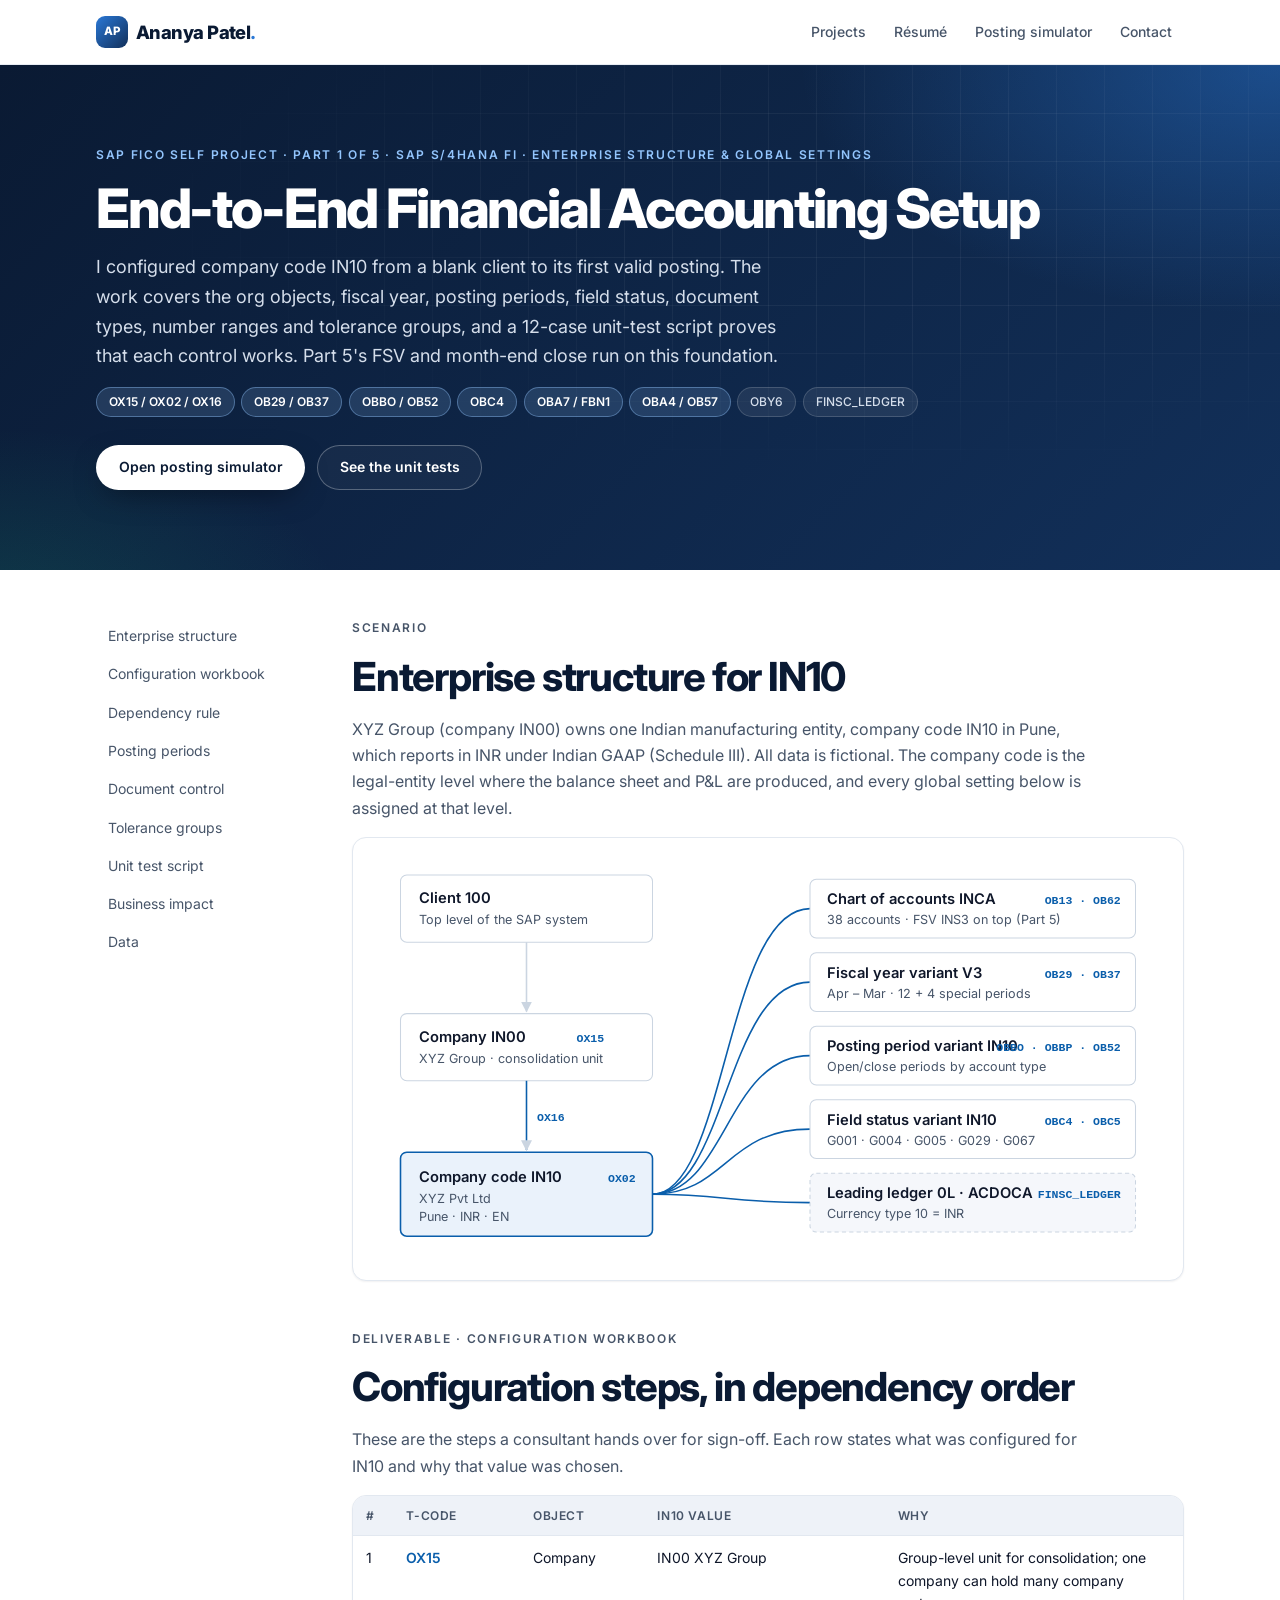
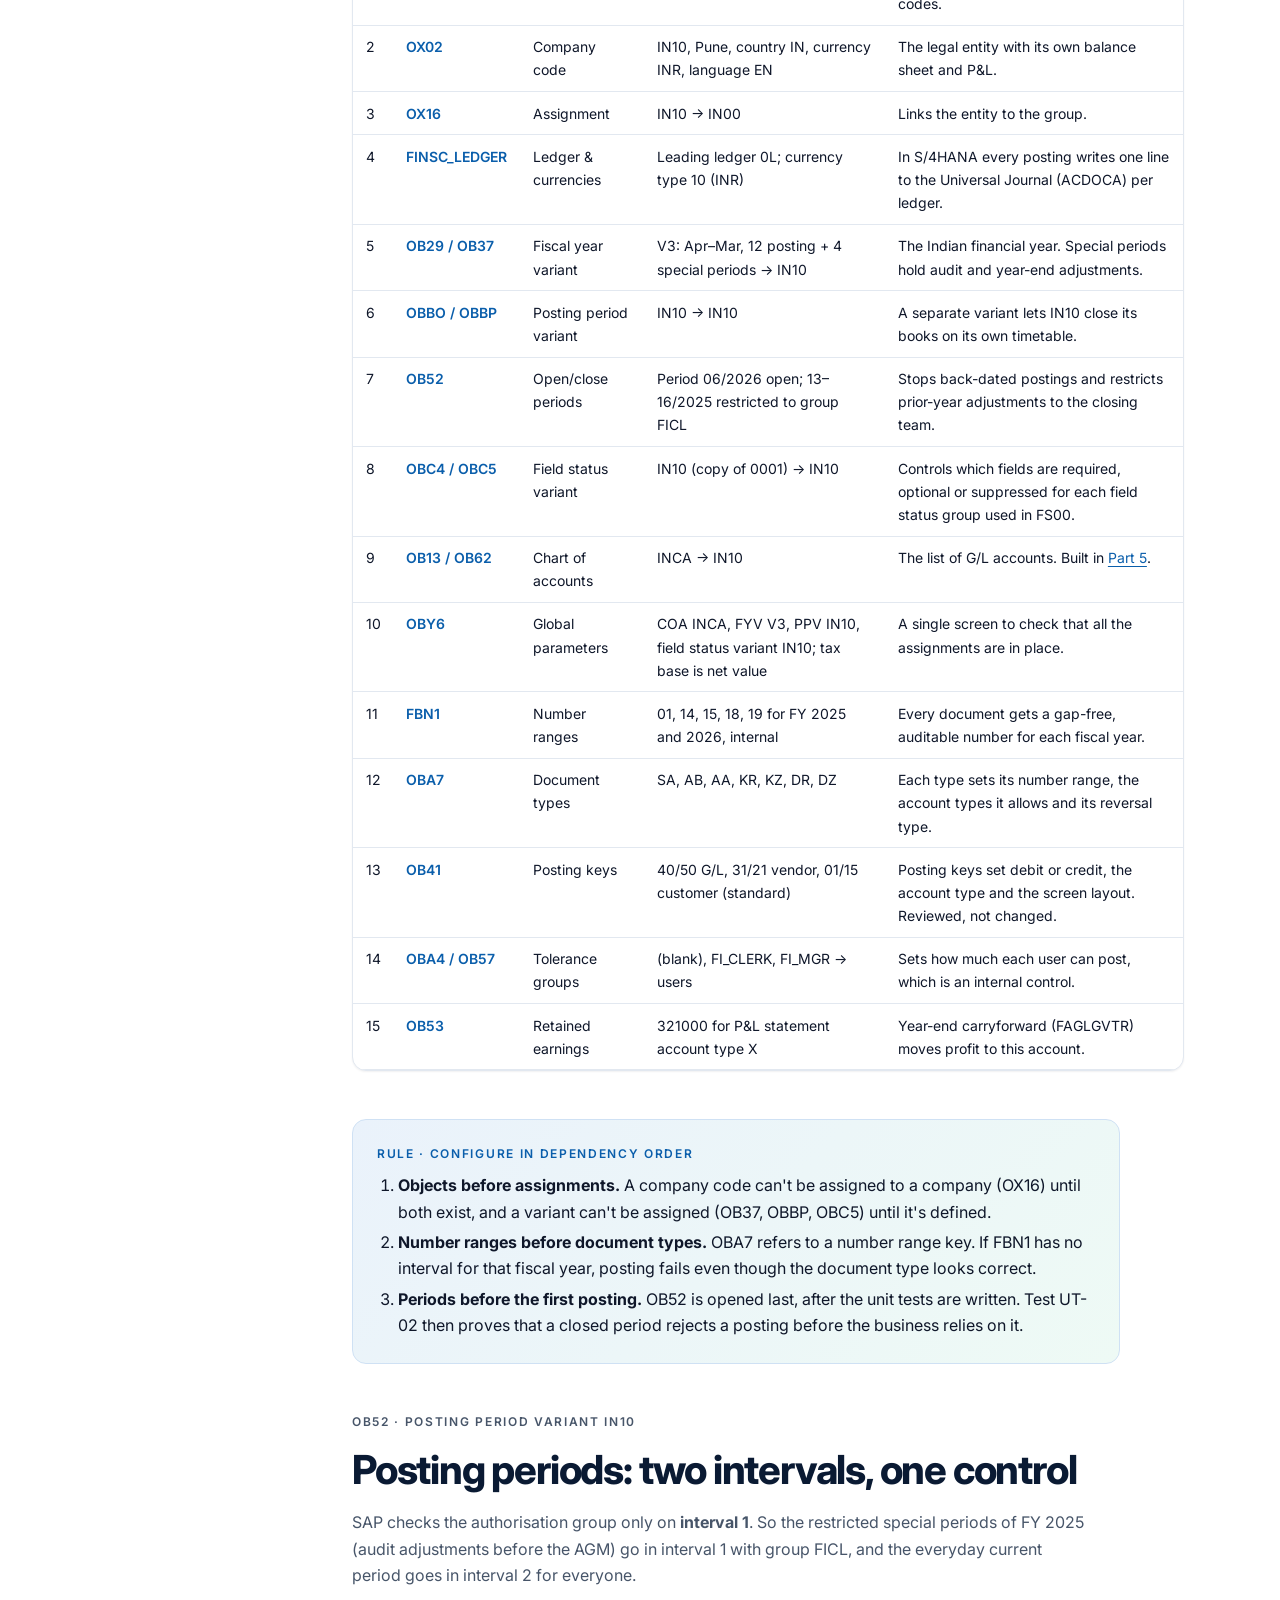
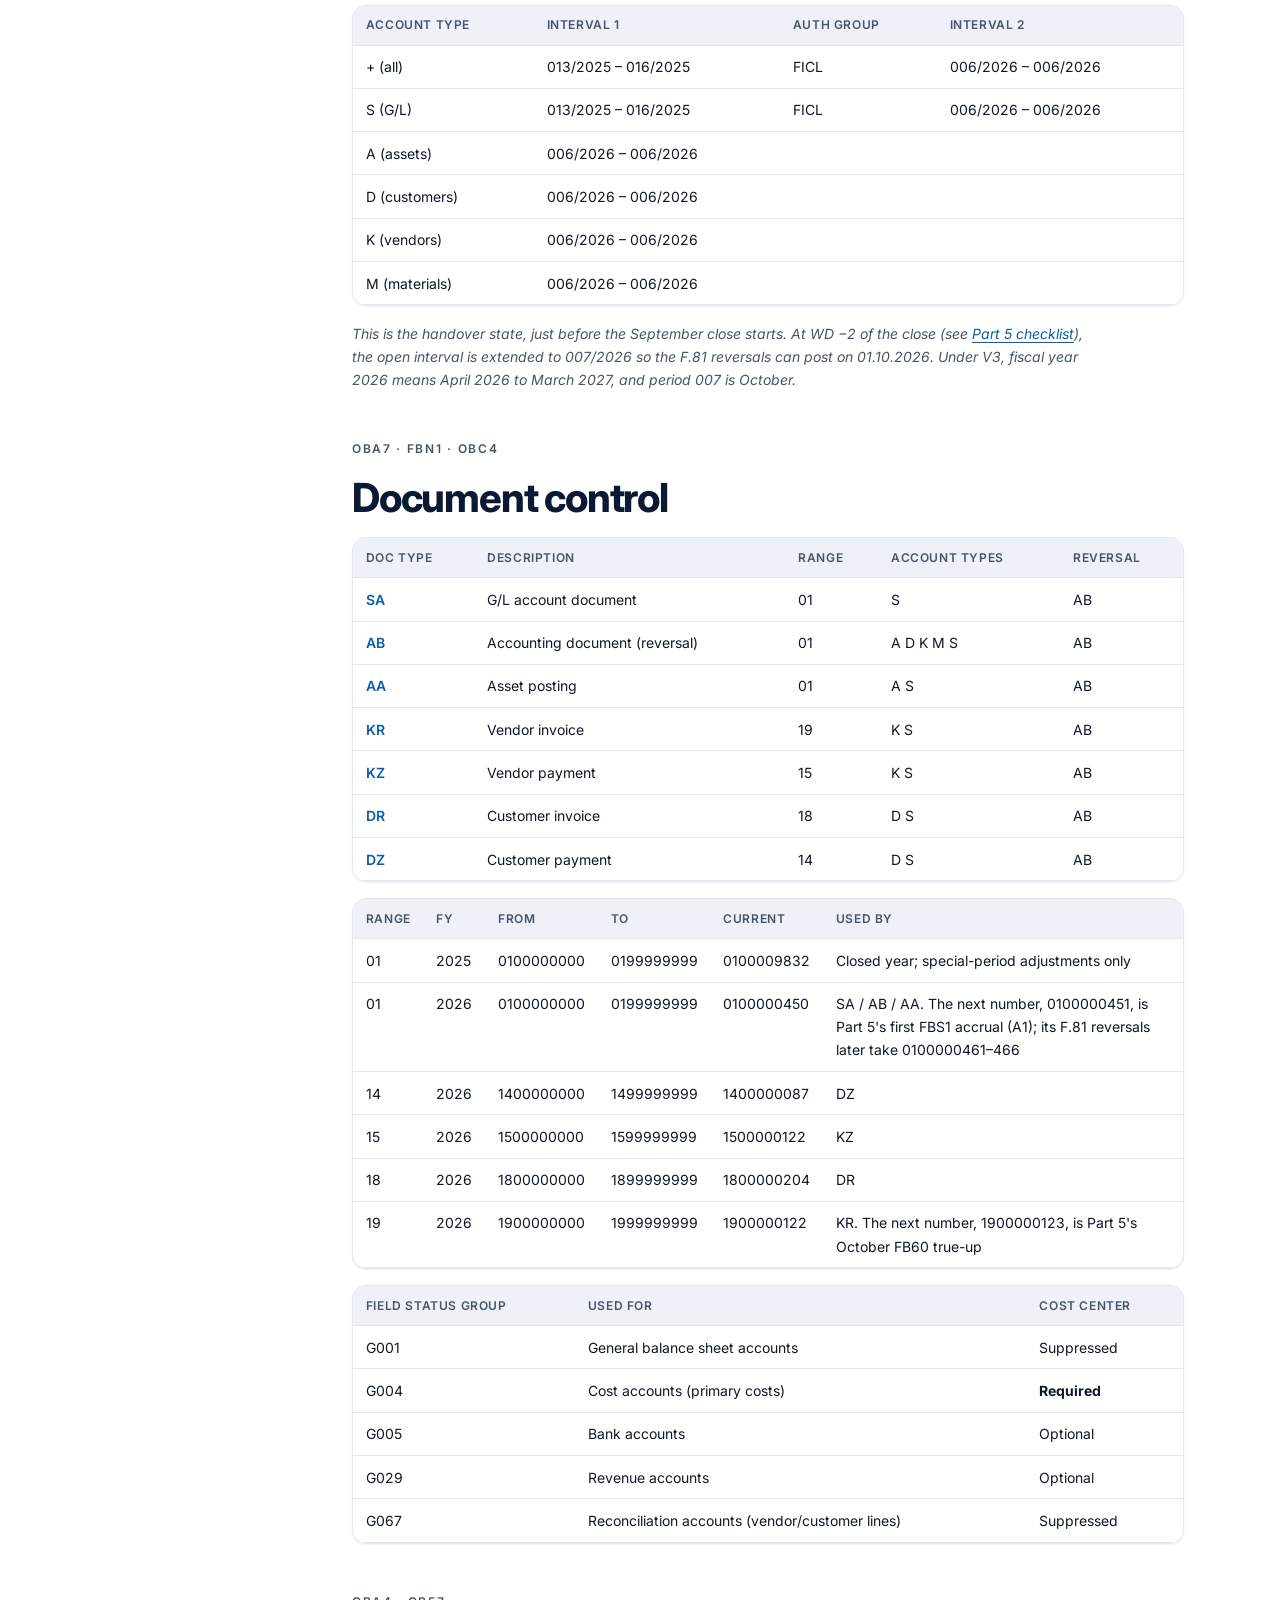
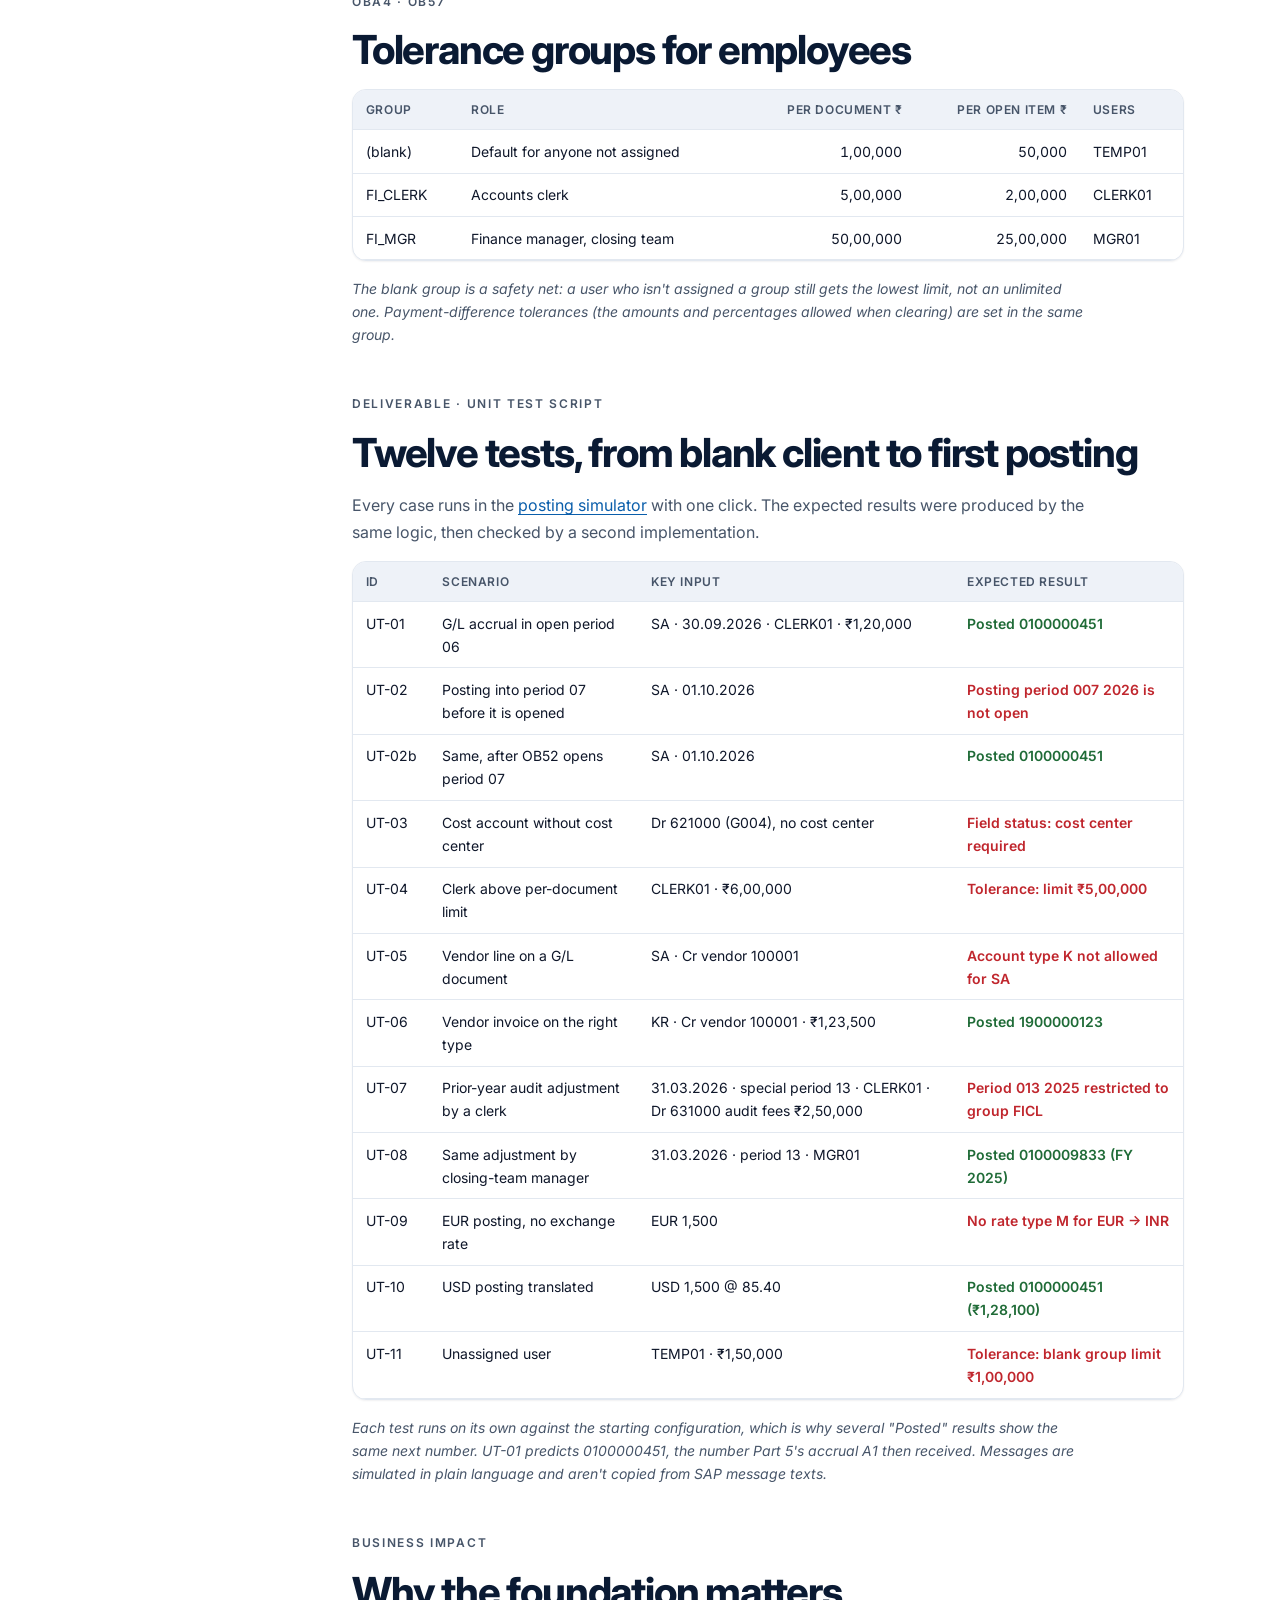
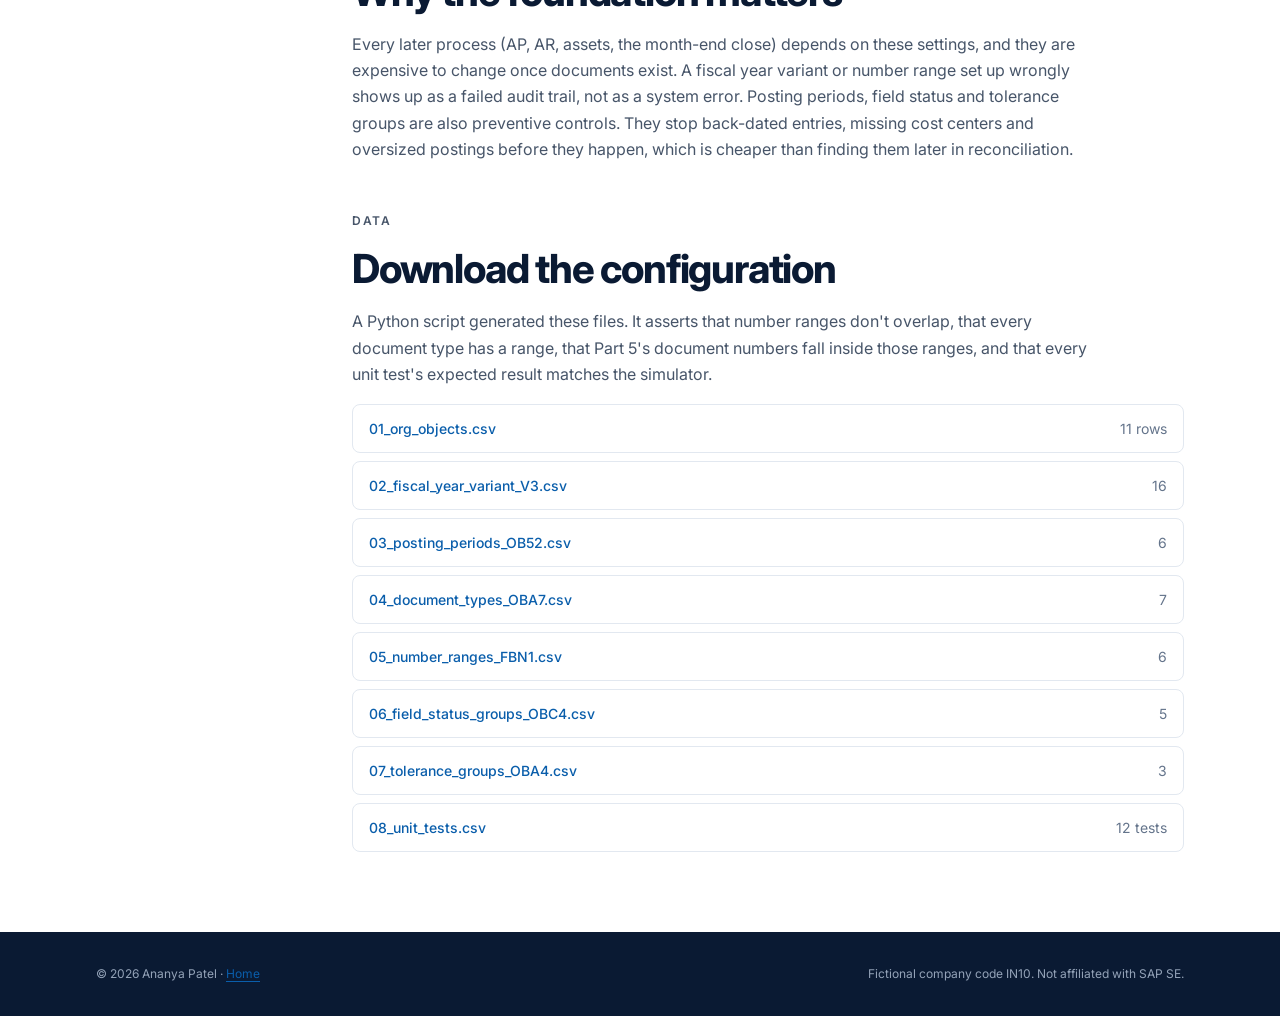
<file: projects/fi-enterprise-structure/index.html>
<!doctype html>
<html lang="en">
<head>
<meta charset="utf-8">
<meta name="viewport" content="width=device-width, initial-scale=1, viewport-fit=cover">
<title>End-to-End FI Setup · Ananya Patel</title>
<meta name="description" content="SAP S/4HANA case study: company code IN10 configured from a blank client to its first valid posting (enterprise structure, fiscal year, posting periods, field status, document types, number ranges, tolerance groups), with a unit-test script.">
<link rel="stylesheet" href="https://fonts.googleapis.com/css2?family=Inter:wght@300;400;500;600;700;800&display=swap">
<link rel="stylesheet" href="../../assets/css/style.css">
<script src="../../assets/js/main.js"></script>
<style>
  .es-diagram { min-width: 640px; display: block; width: 100%; height: auto; }
  .es-diagram .box { fill: var(--surface); stroke: var(--rule-strong); stroke-width: 1; }
  .es-diagram .box.key { fill: var(--accent-wash); stroke: var(--accent); stroke-width: 1.5; }
  .es-diagram .box.ref { fill: var(--surface-2); stroke: var(--rule-strong); stroke-dasharray: 4 3; }
  .es-diagram .t1 { fill: var(--ink); font: 600 14px var(--f-body); }
  .es-diagram .t2 { fill: var(--ink-2); font: 400 12px var(--f-body); }
  .es-diagram .tc { fill: var(--accent); font: 600 11px var(--f-mono); }
  .es-diagram .edge { stroke: var(--rule-strong); stroke-width: 1.5; fill: none; }
  .es-diagram .edge.key { stroke: var(--accent); }
  .es-diagram .arrow { fill: var(--rule-strong); }
  .res-posted { color: var(--good-text); font-weight: 600; }
  .res-error { color: var(--critical); font-weight: 600; }
</style>
</head>
<body>

<header class="site-header">
  <div class="wrap">
    <a class="brand" href="../../">Ananya Patel<span>.</span></a>
    <nav class="nav" aria-label="Main">
      <a href="../../#projects">Projects</a>
      <a href="../../resume.html" class="hide-sm">Résumé</a>
      <a href="validator.html">Posting simulator</a>
      <a href="../../#contact" class="hide-sm">Contact</a>
    </nav>
  </div>
</header>

<main>
  <section class="cs-hero">
    <div class="wrap">
      <p class="eyebrow">SAP FICO self project · Part 1 of 5 · SAP S/4HANA FI · Enterprise structure &amp; global settings</p>
      <h1>End-to-End Financial Accounting Setup</h1>
      <p class="muted prose" style="font-size:var(--t-lg)">I configured company code IN10 from a blank client to its first valid posting. The work covers the org objects, fiscal year, posting periods, field status, document types, number ranges and tolerance groups, and a 12-case unit-test script proves that each control works. Part 5's FSV and month-end close run on this foundation.</p>
      <div class="cs-meta">
        <span class="chip strong">OX15 / OX02 / OX16</span><span class="chip strong">OB29 / OB37</span><span class="chip strong">OBBO / OB52</span>
        <span class="chip strong">OBC4</span><span class="chip strong">OBA7 / FBN1</span><span class="chip strong">OBA4 / OB57</span><span class="chip">OBY6</span><span class="chip">FINSC_LEDGER</span>
      </div>
      <div class="hero-actions">
        <a class="btn btn-primary" href="validator.html">Open posting simulator</a>
        <a class="btn btn-ghost" href="#tests">See the unit tests</a>
      </div>
    </div>
  </section>

  <div class="wrap cs-layout">
    <nav class="toc" aria-label="On this page">
      <a href="#structure">Enterprise structure</a>
      <a href="#workbook">Configuration workbook</a>
      <a href="#order">Dependency rule</a>
      <a href="#periods">Posting periods</a>
      <a href="#documents">Document control</a>
      <a href="#tolerance">Tolerance groups</a>
      <a href="#tests">Unit test script</a>
      <a href="#business">Business impact</a>
      <a href="#data">Data</a>
    </nav>

    <article>
      <!-- ============================================================ -->
      <div class="cs-section" id="structure">
        <p class="eyebrow">Scenario</p>
        <h2>Enterprise structure for IN10</h2>
        <p>XYZ Group (company IN00) owns one Indian manufacturing entity, company code IN10 in Pune, which reports in INR under Indian GAAP (Schedule III). All data is fictional. The company code is the legal-entity level where the balance sheet and P&amp;L are produced, and every global setting below is assigned at that level.</p>
        <div class="table-wrap" style="padding:var(--s-4)">
          <svg class="es-diagram" viewBox="0 0 760 390" role="img" aria-labelledby="es-title es-desc">
            <title id="es-title">IN10 enterprise structure</title>
            <desc id="es-desc">Client 100 contains company IN00, which is assigned company code IN10. Company code IN10 is linked to chart of accounts INCA, fiscal year variant V3, posting period variant IN10, field status variant IN10 and leading ledger 0L. FSV INS3 from Part 5 sits on the chart of accounts.</desc>
            <defs><marker id="ah" viewBox="0 0 10 10" refX="9" refY="5" markerWidth="7" markerHeight="7" orient="auto-start-reverse"><path class="arrow" d="M0,0 L10,5 L0,10 z"/></marker></defs>

            <rect class="box" x="30" y="20" width="240" height="64" rx="6"/>
            <text class="t1" x="48" y="47">Client 100</text>
            <text class="t2" x="48" y="67">Top level of the SAP system</text>

            <path class="edge" d="M150 84 V150" marker-end="url(#ah)"/>
            <rect class="box" x="30" y="152" width="240" height="64" rx="6"/>
            <text class="t1" x="48" y="179">Company IN00</text>
            <text class="t2" x="48" y="199">XYZ Group · consolidation unit</text>
            <text class="tc" x="224" y="179" text-anchor="end">OX15</text>

            <path class="edge key" d="M150 216 V282" marker-end="url(#ah)"/>
            <text class="tc" x="160" y="254">OX16</text>
            <rect class="box key" x="30" y="284" width="240" height="80" rx="6"/>
            <text class="t1" x="48" y="312">Company code IN10</text>
            <text class="t2" x="48" y="332">XYZ Pvt Ltd</text>
            <text class="t2" x="48" y="350">Pune · INR · EN</text>
            <text class="tc" x="254" y="312" text-anchor="end">OX02</text>

            <path class="edge key" d="M270 324 C340 324 340 52 420 52"/>
            <path class="edge key" d="M270 324 C340 324 340 122 420 122"/>
            <path class="edge key" d="M270 324 C340 324 340 192 420 192"/>
            <path class="edge key" d="M270 324 C340 324 340 262 420 262"/>
            <path class="edge key" d="M270 324 C340 324 340 332 420 332"/>

            <rect class="box" x="420" y="24" width="310" height="56" rx="6"/>
            <text class="t1" x="436" y="48">Chart of accounts INCA</text>
            <text class="t2" x="436" y="67">38 accounts · FSV INS3 on top (Part 5)</text>
            <text class="tc" x="716" y="48" text-anchor="end">OB13 · OB62</text>

            <rect class="box" x="420" y="94" width="310" height="56" rx="6"/>
            <text class="t1" x="436" y="118">Fiscal year variant V3</text>
            <text class="t2" x="436" y="137">Apr – Mar · 12 + 4 special periods</text>
            <text class="tc" x="716" y="118" text-anchor="end">OB29 · OB37</text>

            <rect class="box" x="420" y="164" width="310" height="56" rx="6"/>
            <text class="t1" x="436" y="188">Posting period variant IN10</text>
            <text class="t2" x="436" y="207">Open/close periods by account type</text>
            <text class="tc" x="716" y="188" text-anchor="end">OBBO · OBBP · OB52</text>

            <rect class="box" x="420" y="234" width="310" height="56" rx="6"/>
            <text class="t1" x="436" y="258">Field status variant IN10</text>
            <text class="t2" x="436" y="277">G001 · G004 · G005 · G029 · G067</text>
            <text class="tc" x="716" y="258" text-anchor="end">OBC4 · OBC5</text>

            <rect class="box ref" x="420" y="304" width="310" height="56" rx="6"/>
            <text class="t1" x="436" y="328">Leading ledger 0L · ACDOCA</text>
            <text class="t2" x="436" y="347">Currency type 10 = INR</text>
            <text class="tc" x="716" y="328" text-anchor="end">FINSC_LEDGER</text>
          </svg>
        </div>
      </div>

      <!-- ============================================================ -->
      <div class="cs-section" id="workbook">
        <p class="eyebrow">Deliverable · configuration workbook</p>
        <h2>Configuration steps, in dependency order</h2>
        <p>These are the steps a consultant hands over for sign-off. Each row states what was configured for IN10 and why that value was chosen.</p>
        <div class="table-wrap"><table class="data">
          <thead><tr><th>#</th><th>T-code</th><th>Object</th><th>IN10 value</th><th>Why</th></tr></thead>
          <tbody>
            <tr><td>1</td><td class="tc">OX15</td><td>Company</td><td>IN00 XYZ Group</td><td>Group-level unit for consolidation; one company can hold many company codes.</td></tr>
            <tr><td>2</td><td class="tc">OX02</td><td>Company code</td><td>IN10, Pune, country IN, currency INR, language EN</td><td>The legal entity with its own balance sheet and P&amp;L.</td></tr>
            <tr><td>3</td><td class="tc">OX16</td><td>Assignment</td><td>IN10 → IN00</td><td>Links the entity to the group.</td></tr>
            <tr><td>4</td><td class="tc">FINSC_LEDGER</td><td>Ledger &amp; currencies</td><td>Leading ledger 0L; currency type 10 (INR)</td><td>In S/4HANA every posting writes one line to the Universal Journal (ACDOCA) per ledger.</td></tr>
            <tr><td>5</td><td class="tc">OB29 / OB37</td><td>Fiscal year variant</td><td>V3: Apr–Mar, 12 posting + 4 special periods → IN10</td><td>The Indian financial year. Special periods hold audit and year-end adjustments.</td></tr>
            <tr><td>6</td><td class="tc">OBBO / OBBP</td><td>Posting period variant</td><td>IN10 → IN10</td><td>A separate variant lets IN10 close its books on its own timetable.</td></tr>
            <tr><td>7</td><td class="tc">OB52</td><td>Open/close periods</td><td>Period 06/2026 open; 13–16/2025 restricted to group FICL</td><td>Stops back-dated postings and restricts prior-year adjustments to the closing team.</td></tr>
            <tr><td>8</td><td class="tc">OBC4 / OBC5</td><td>Field status variant</td><td>IN10 (copy of 0001) → IN10</td><td>Controls which fields are required, optional or suppressed for each field status group used in FS00.</td></tr>
            <tr><td>9</td><td class="tc">OB13 / OB62</td><td>Chart of accounts</td><td>INCA → IN10</td><td>The list of G/L accounts. Built in <a href="../fsv-month-end-close/#fs00">Part 5</a>.</td></tr>
            <tr><td>10</td><td class="tc">OBY6</td><td>Global parameters</td><td>COA INCA, FYV V3, PPV IN10, field status variant IN10; tax base is net value</td><td>A single screen to check that all the assignments are in place.</td></tr>
            <tr><td>11</td><td class="tc">FBN1</td><td>Number ranges</td><td>01, 14, 15, 18, 19 for FY 2025 and 2026, internal</td><td>Every document gets a gap-free, auditable number for each fiscal year.</td></tr>
            <tr><td>12</td><td class="tc">OBA7</td><td>Document types</td><td>SA, AB, AA, KR, KZ, DR, DZ</td><td>Each type sets its number range, the account types it allows and its reversal type.</td></tr>
            <tr><td>13</td><td class="tc">OB41</td><td>Posting keys</td><td>40/50 G/L, 31/21 vendor, 01/15 customer (standard)</td><td>Posting keys set debit or credit, the account type and the screen layout. Reviewed, not changed.</td></tr>
            <tr><td>14</td><td class="tc">OBA4 / OB57</td><td>Tolerance groups</td><td>(blank), FI_CLERK, FI_MGR → users</td><td>Sets how much each user can post, which is an internal control.</td></tr>
            <tr><td>15</td><td class="tc">OB53</td><td>Retained earnings</td><td>321000 for P&amp;L statement account type X</td><td>Year-end carryforward (FAGLGVTR) moves profit to this account.</td></tr>
          </tbody>
        </table></div>
      </div>

      <!-- ============================================================ -->
      <div class="cs-section" id="order">
        <div class="callout">
          <p class="eyebrow">Rule · configure in dependency order</p>
          <ol>
            <li><b>Objects before assignments.</b> A company code can't be assigned to a company (OX16) until both exist, and a variant can't be assigned (OB37, OBBP, OBC5) until it's defined.</li>
            <li><b>Number ranges before document types.</b> OBA7 refers to a number range key. If FBN1 has no interval for that fiscal year, posting fails even though the document type looks correct.</li>
            <li><b>Periods before the first posting.</b> OB52 is opened last, after the unit tests are written. Test UT-02 then proves that a closed period rejects a posting before the business relies on it.</li>
          </ol>
        </div>
      </div>

      <!-- ============================================================ -->
      <div class="cs-section" id="periods">
        <p class="eyebrow">OB52 · posting period variant IN10</p>
        <h2>Posting periods: two intervals, one control</h2>
        <p>SAP checks the authorisation group only on <b>interval 1</b>. So the restricted special periods of FY 2025 (audit adjustments before the AGM) go in interval 1 with group FICL, and the everyday current period goes in interval 2 for everyone.</p>
        <div class="table-wrap"><table class="data">
          <thead><tr><th>Account type</th><th>Interval 1</th><th>Auth group</th><th>Interval 2</th></tr></thead>
          <tbody>
            <tr><td class="acct">+ (all)</td><td class="acct">013/2025 – 016/2025</td><td class="acct">FICL</td><td class="acct">006/2026 – 006/2026</td></tr>
            <tr><td class="acct">S (G/L)</td><td class="acct">013/2025 – 016/2025</td><td class="acct">FICL</td><td class="acct">006/2026 – 006/2026</td></tr>
            <tr><td class="acct">A (assets)</td><td class="acct">006/2026 – 006/2026</td><td></td><td></td></tr>
            <tr><td class="acct">D (customers)</td><td class="acct">006/2026 – 006/2026</td><td></td><td></td></tr>
            <tr><td class="acct">K (vendors)</td><td class="acct">006/2026 – 006/2026</td><td></td><td></td></tr>
            <tr><td class="acct">M (materials)</td><td class="acct">006/2026 – 006/2026</td><td></td><td></td></tr>
          </tbody>
        </table></div>
        <p class="note">This is the handover state, just before the September close starts. At WD −2 of the close (see <a href="../fsv-month-end-close/#close">Part 5 checklist</a>), the open interval is extended to 007/2026 so the F.81 reversals can post on 01.10.2026. Under V3, fiscal year 2026 means April 2026 to March 2027, and period 007 is October.</p>
      </div>

      <!-- ============================================================ -->
      <div class="cs-section" id="documents">
        <p class="eyebrow">OBA7 · FBN1 · OBC4</p>
        <h2>Document control</h2>
        <div class="table-wrap"><table class="data">
          <thead><tr><th>Doc type</th><th>Description</th><th>Range</th><th>Account types</th><th>Reversal</th></tr></thead>
          <tbody>
            <tr><td class="tc">SA</td><td>G/L account document</td><td class="acct">01</td><td class="acct">S</td><td class="acct">AB</td></tr>
            <tr><td class="tc">AB</td><td>Accounting document (reversal)</td><td class="acct">01</td><td class="acct">A D K M S</td><td class="acct">AB</td></tr>
            <tr><td class="tc">AA</td><td>Asset posting</td><td class="acct">01</td><td class="acct">A S</td><td class="acct">AB</td></tr>
            <tr><td class="tc">KR</td><td>Vendor invoice</td><td class="acct">19</td><td class="acct">K S</td><td class="acct">AB</td></tr>
            <tr><td class="tc">KZ</td><td>Vendor payment</td><td class="acct">15</td><td class="acct">K S</td><td class="acct">AB</td></tr>
            <tr><td class="tc">DR</td><td>Customer invoice</td><td class="acct">18</td><td class="acct">D S</td><td class="acct">AB</td></tr>
            <tr><td class="tc">DZ</td><td>Customer payment</td><td class="acct">14</td><td class="acct">D S</td><td class="acct">AB</td></tr>
          </tbody>
        </table></div>
        <div class="table-wrap"><table class="data">
          <thead><tr><th>Range</th><th>FY</th><th>From</th><th>To</th><th>Current</th><th>Used by</th></tr></thead>
          <tbody>
            <tr><td class="acct">01</td><td>2025</td><td class="acct">0100000000</td><td class="acct">0199999999</td><td class="acct">0100009832</td><td>Closed year; special-period adjustments only</td></tr>
            <tr><td class="acct">01</td><td>2026</td><td class="acct">0100000000</td><td class="acct">0199999999</td><td class="acct">0100000450</td><td>SA / AB / AA. The next number, 0100000451, is Part 5's first FBS1 accrual (A1); its F.81 reversals later take 0100000461–466</td></tr>
            <tr><td class="acct">14</td><td>2026</td><td class="acct">1400000000</td><td class="acct">1499999999</td><td class="acct">1400000087</td><td>DZ</td></tr>
            <tr><td class="acct">15</td><td>2026</td><td class="acct">1500000000</td><td class="acct">1599999999</td><td class="acct">1500000122</td><td>KZ</td></tr>
            <tr><td class="acct">18</td><td>2026</td><td class="acct">1800000000</td><td class="acct">1899999999</td><td class="acct">1800000204</td><td>DR</td></tr>
            <tr><td class="acct">19</td><td>2026</td><td class="acct">1900000000</td><td class="acct">1999999999</td><td class="acct">1900000122</td><td>KR. The next number, 1900000123, is Part 5's October FB60 true-up</td></tr>
          </tbody>
        </table></div>
        <div class="table-wrap"><table class="data">
          <thead><tr><th>Field status group</th><th>Used for</th><th>Cost center</th></tr></thead>
          <tbody>
            <tr><td class="acct">G001</td><td>General balance sheet accounts</td><td>Suppressed</td></tr>
            <tr><td class="acct">G004</td><td>Cost accounts (primary costs)</td><td><b>Required</b></td></tr>
            <tr><td class="acct">G005</td><td>Bank accounts</td><td>Optional</td></tr>
            <tr><td class="acct">G029</td><td>Revenue accounts</td><td>Optional</td></tr>
            <tr><td class="acct">G067</td><td>Reconciliation accounts (vendor/customer lines)</td><td>Suppressed</td></tr>
          </tbody>
        </table></div>
      </div>

      <!-- ============================================================ -->
      <div class="cs-section" id="tolerance">
        <p class="eyebrow">OBA4 · OB57</p>
        <h2>Tolerance groups for employees</h2>
        <div class="table-wrap"><table class="data">
          <thead><tr><th>Group</th><th>Role</th><th class="num">Per document ₹</th><th class="num">Per open item ₹</th><th>Users</th></tr></thead>
          <tbody>
            <tr><td class="acct">(blank)</td><td>Default for anyone not assigned</td><td class="num">1,00,000</td><td class="num">50,000</td><td class="acct">TEMP01</td></tr>
            <tr><td class="acct">FI_CLERK</td><td>Accounts clerk</td><td class="num">5,00,000</td><td class="num">2,00,000</td><td class="acct">CLERK01</td></tr>
            <tr><td class="acct">FI_MGR</td><td>Finance manager, closing team</td><td class="num">50,00,000</td><td class="num">25,00,000</td><td class="acct">MGR01</td></tr>
          </tbody>
        </table></div>
        <p class="note">The blank group is a safety net: a user who isn't assigned a group still gets the lowest limit, not an unlimited one. Payment-difference tolerances (the amounts and percentages allowed when clearing) are set in the same group.</p>
      </div>

      <!-- ============================================================ -->
      <div class="cs-section" id="tests">
        <p class="eyebrow">Deliverable · unit test script</p>
        <h2>Twelve tests, from blank client to first posting</h2>
        <p>Every case runs in the <a href="validator.html">posting simulator</a> with one click. The expected results were produced by the same logic, then checked by a second implementation.</p>
        <div class="table-wrap"><table class="data">
          <thead><tr><th>ID</th><th>Scenario</th><th>Key input</th><th>Expected result</th></tr></thead>
          <tbody>
            <tr><td class="acct">UT-01</td><td>G/L accrual in open period 06</td><td>SA · 30.09.2026 · CLERK01 · ₹1,20,000</td><td class="res-posted">Posted 0100000451</td></tr>
            <tr><td class="acct">UT-02</td><td>Posting into period 07 before it is opened</td><td>SA · 01.10.2026</td><td class="res-error">Posting period 007 2026 is not open</td></tr>
            <tr><td class="acct">UT-02b</td><td>Same, after OB52 opens period 07</td><td>SA · 01.10.2026</td><td class="res-posted">Posted 0100000451</td></tr>
            <tr><td class="acct">UT-03</td><td>Cost account without cost center</td><td>Dr 621000 (G004), no cost center</td><td class="res-error">Field status: cost center required</td></tr>
            <tr><td class="acct">UT-04</td><td>Clerk above per-document limit</td><td>CLERK01 · ₹6,00,000</td><td class="res-error">Tolerance: limit ₹5,00,000</td></tr>
            <tr><td class="acct">UT-05</td><td>Vendor line on a G/L document</td><td>SA · Cr vendor 100001</td><td class="res-error">Account type K not allowed for SA</td></tr>
            <tr><td class="acct">UT-06</td><td>Vendor invoice on the right type</td><td>KR · Cr vendor 100001 · ₹1,23,500</td><td class="res-posted">Posted 1900000123</td></tr>
            <tr><td class="acct">UT-07</td><td>Prior-year audit adjustment by a clerk</td><td>31.03.2026 · special period 13 · CLERK01 · Dr 631000 audit fees ₹2,50,000</td><td class="res-error">Period 013 2025 restricted to group FICL</td></tr>
            <tr><td class="acct">UT-08</td><td>Same adjustment by closing-team manager</td><td>31.03.2026 · period 13 · MGR01</td><td class="res-posted">Posted 0100009833 (FY 2025)</td></tr>
            <tr><td class="acct">UT-09</td><td>EUR posting, no exchange rate</td><td>EUR 1,500</td><td class="res-error">No rate type M for EUR → INR</td></tr>
            <tr><td class="acct">UT-10</td><td>USD posting translated</td><td>USD 1,500 @ 85.40</td><td class="res-posted">Posted 0100000451 (₹1,28,100)</td></tr>
            <tr><td class="acct">UT-11</td><td>Unassigned user</td><td>TEMP01 · ₹1,50,000</td><td class="res-error">Tolerance: blank group limit ₹1,00,000</td></tr>
          </tbody>
        </table></div>
        <p class="note">Each test runs on its own against the starting configuration, which is why several "Posted" results show the same next number. UT-01 predicts 0100000451, the number Part 5's accrual A1 then received. Messages are simulated in plain language and aren't copied from SAP message texts.</p>
      </div>

      <!-- ============================================================ -->
      <div class="cs-section" id="business">
        <p class="eyebrow">Business impact</p>
        <h2>Why the foundation matters</h2>
        <p>Every later process (AP, AR, assets, the month-end close) depends on these settings, and they are expensive to change once documents exist. A fiscal year variant or number range set up wrongly shows up as a failed audit trail, not as a system error. Posting periods, field status and tolerance groups are also preventive controls. They stop back-dated entries, missing cost centers and oversized postings before they happen, which is cheaper than finding them later in reconciliation.</p>
      </div>

      <!-- ============================================================ -->
      <div class="cs-section" id="data">
        <p class="eyebrow">Data</p>
        <h2>Download the configuration</h2>
        <p>A Python script generated these files. It asserts that number ranges don't overlap, that every document type has a range, that Part 5's document numbers fall inside those ranges, and that every unit test's expected result matches the simulator.</p>
        <div class="downloads">
          <a href="data/01_org_objects.csv">01_org_objects.csv <span>11 rows</span></a>
          <a href="data/02_fiscal_year_variant_V3.csv">02_fiscal_year_variant_V3.csv <span>16</span></a>
          <a href="data/03_posting_periods_OB52.csv">03_posting_periods_OB52.csv <span>6</span></a>
          <a href="data/04_document_types_OBA7.csv">04_document_types_OBA7.csv <span>7</span></a>
          <a href="data/05_number_ranges_FBN1.csv">05_number_ranges_FBN1.csv <span>6</span></a>
          <a href="data/06_field_status_groups_OBC4.csv">06_field_status_groups_OBC4.csv <span>5</span></a>
          <a href="data/07_tolerance_groups_OBA4.csv">07_tolerance_groups_OBA4.csv <span>3</span></a>
          <a href="data/08_unit_tests.csv">08_unit_tests.csv <span>12 tests</span></a>
        </div>
      </div>
    </article>
  </div>
</main>

<footer class="site-footer">
  <div class="wrap">
    <span>© <span data-year>2026</span> Ananya Patel · <a href="../../">Home</a></span>
    <span>Fictional company code IN10. Not affiliated with SAP SE.</span>
  </div>
</footer>
</body>
</html>
</file>
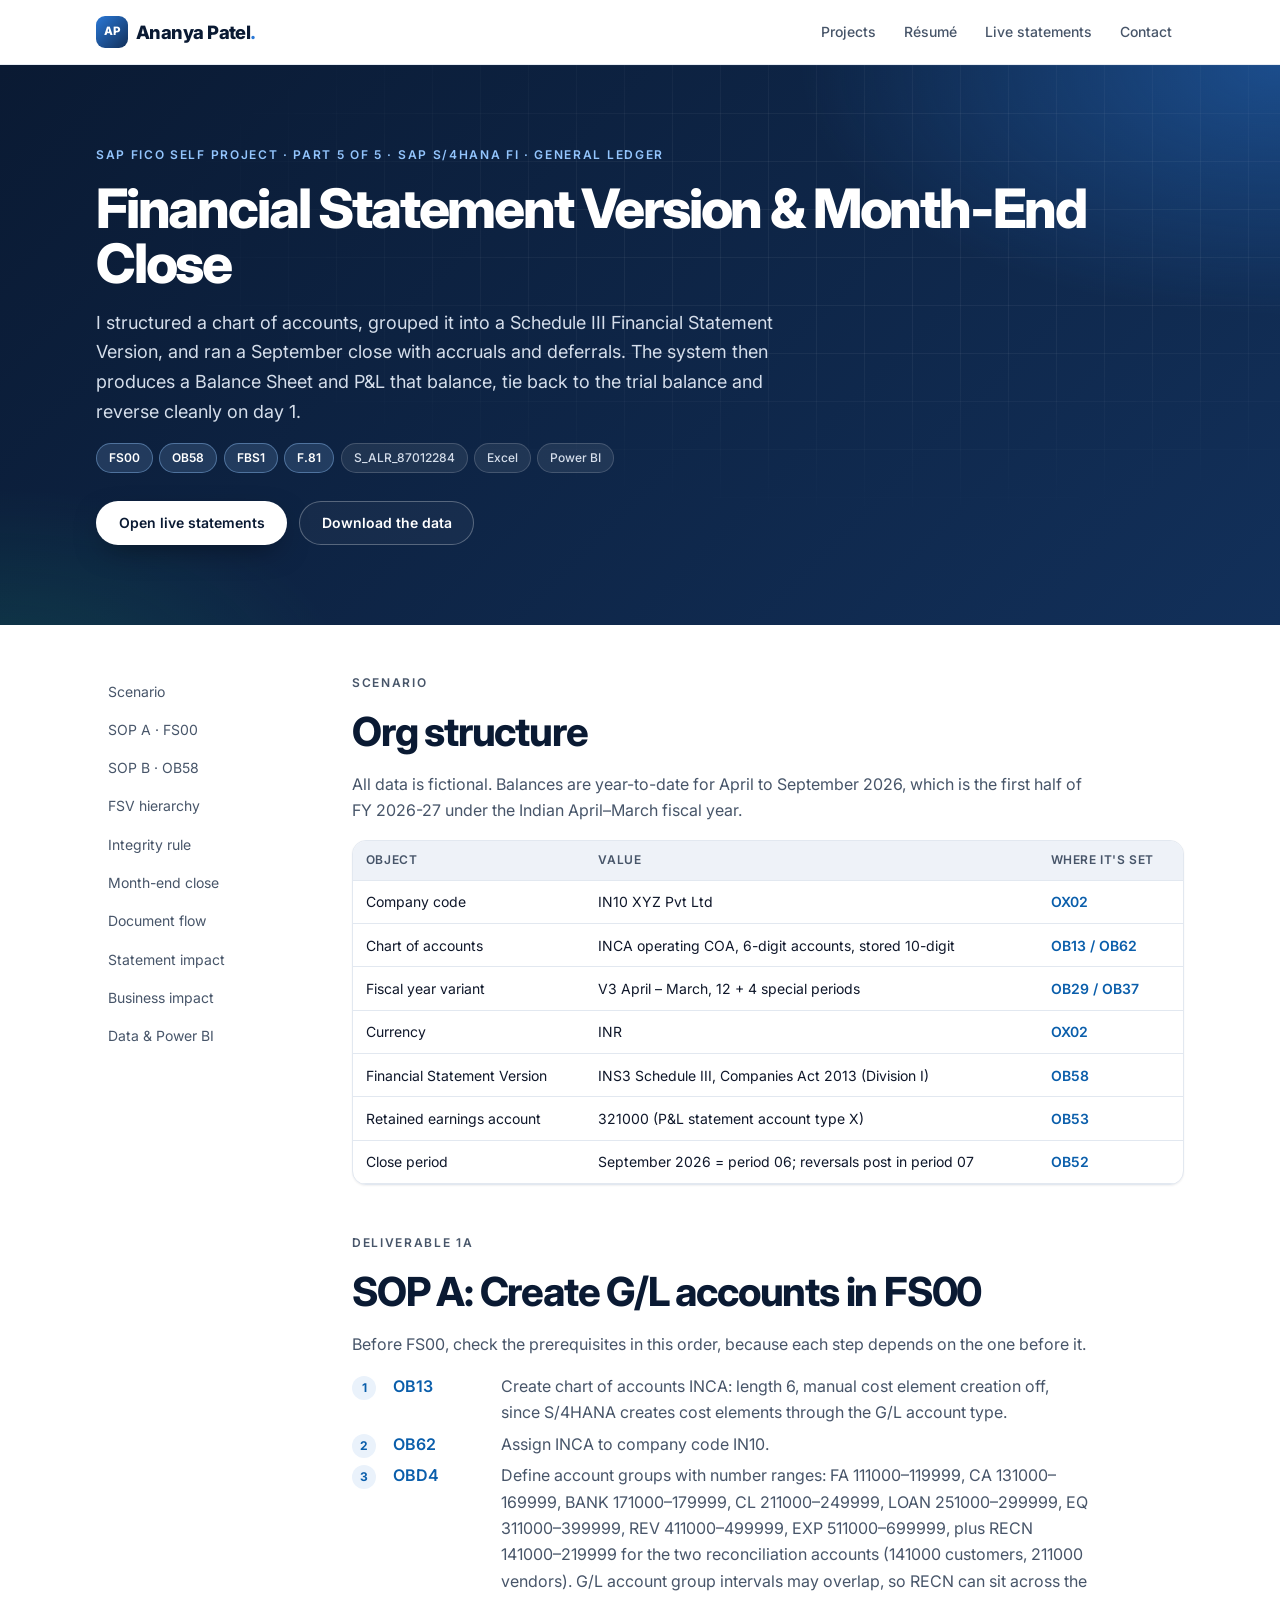
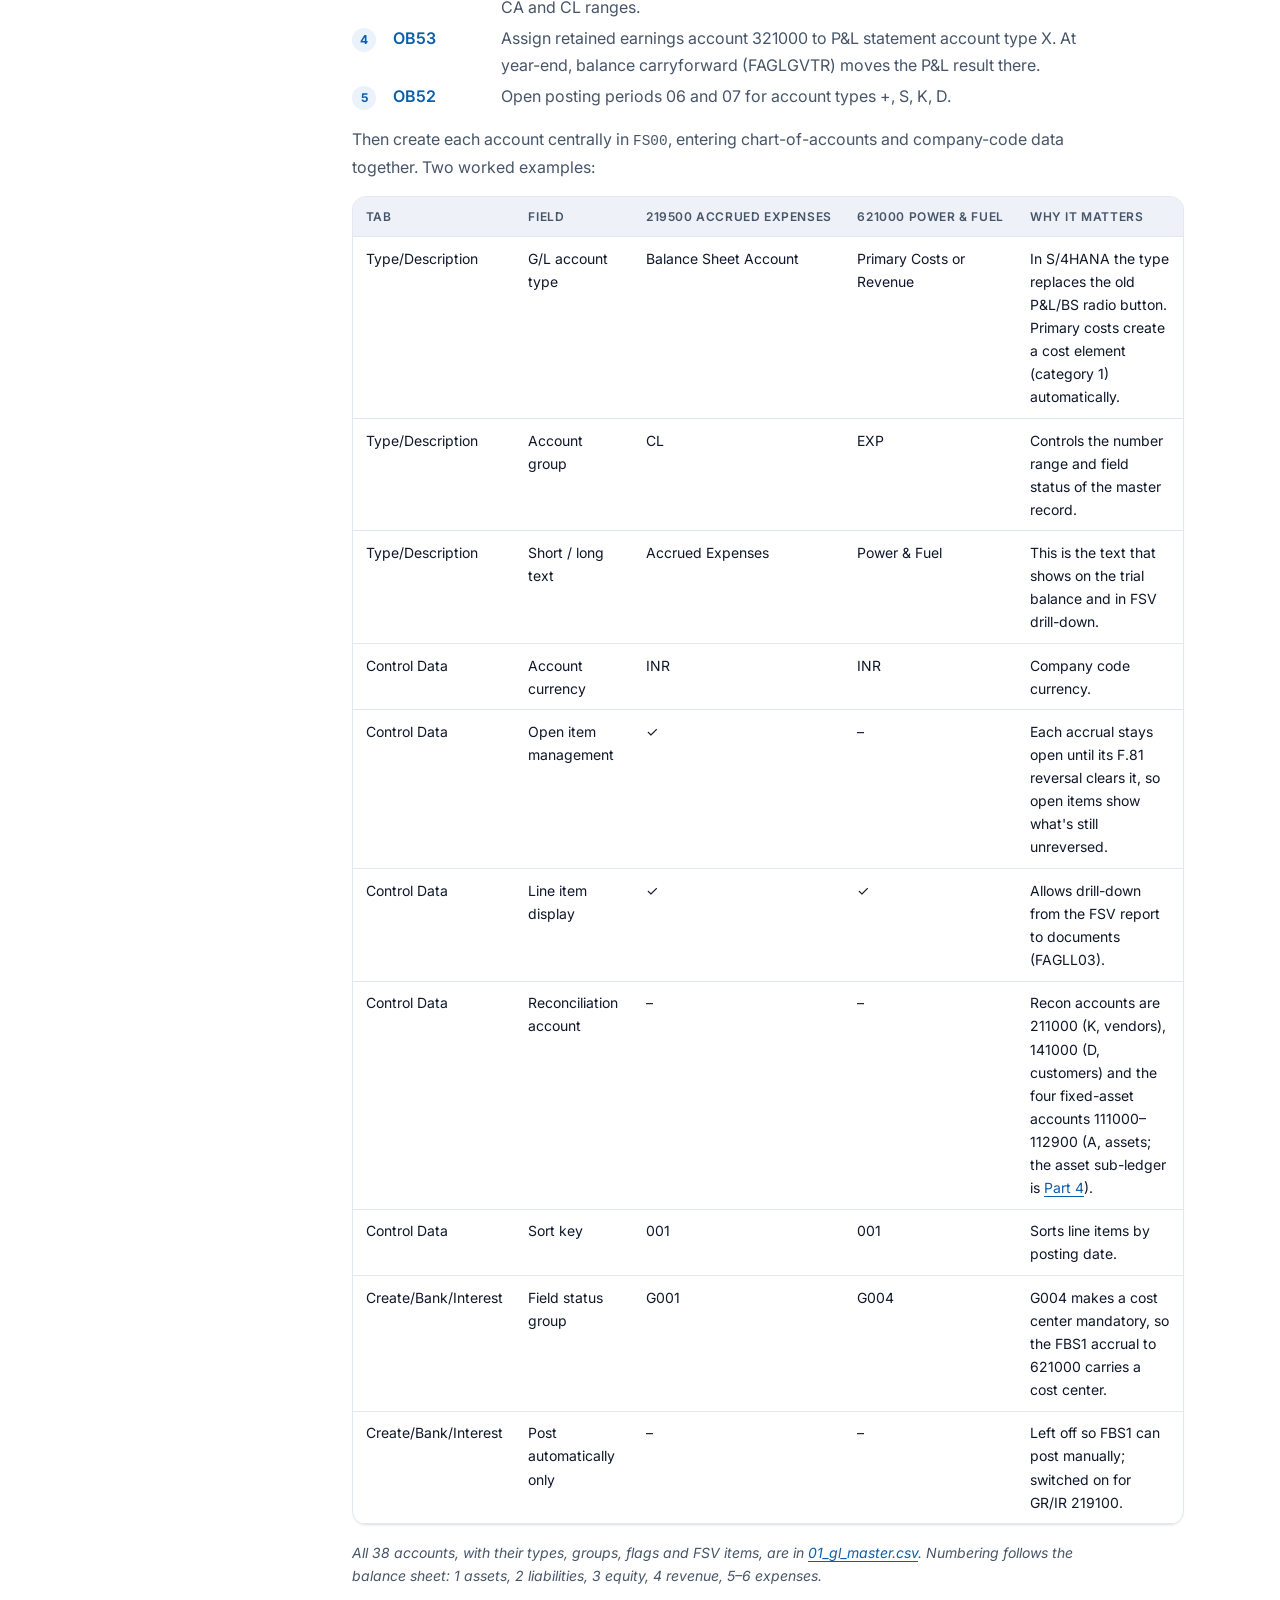
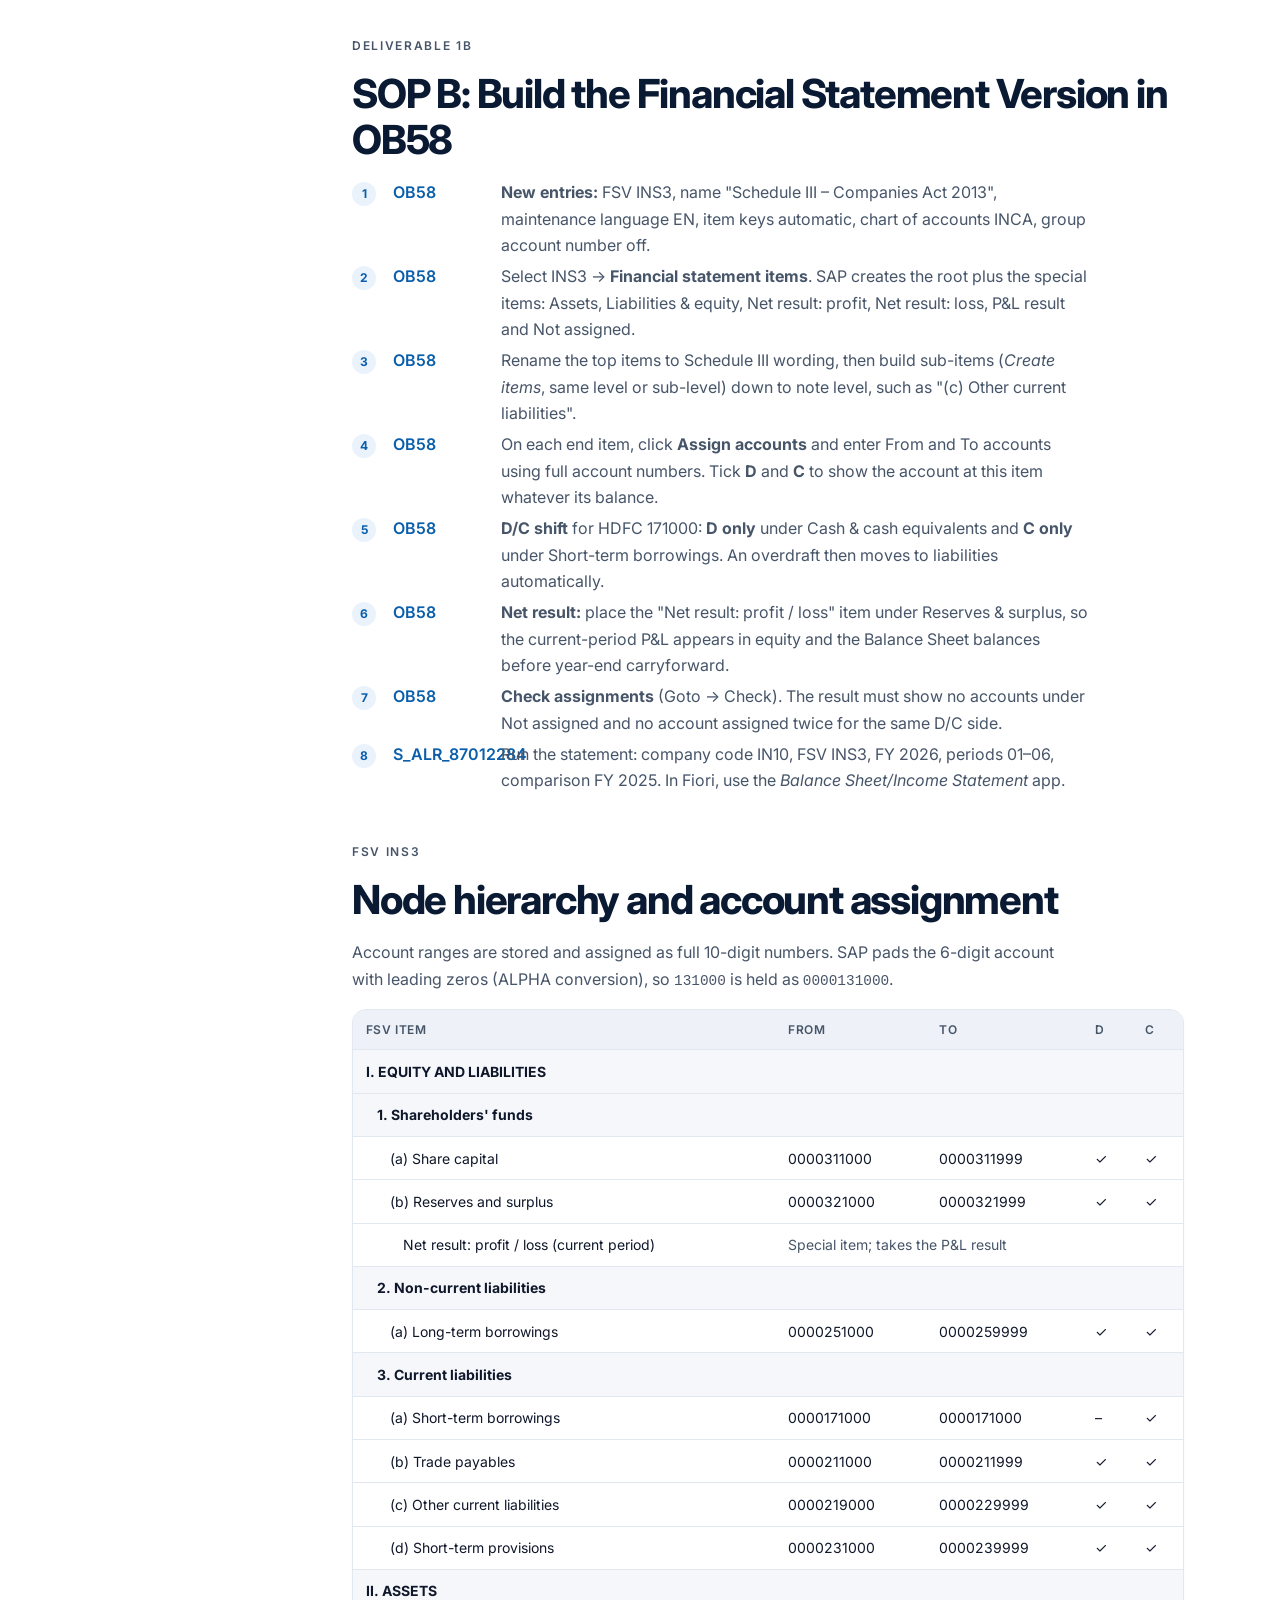
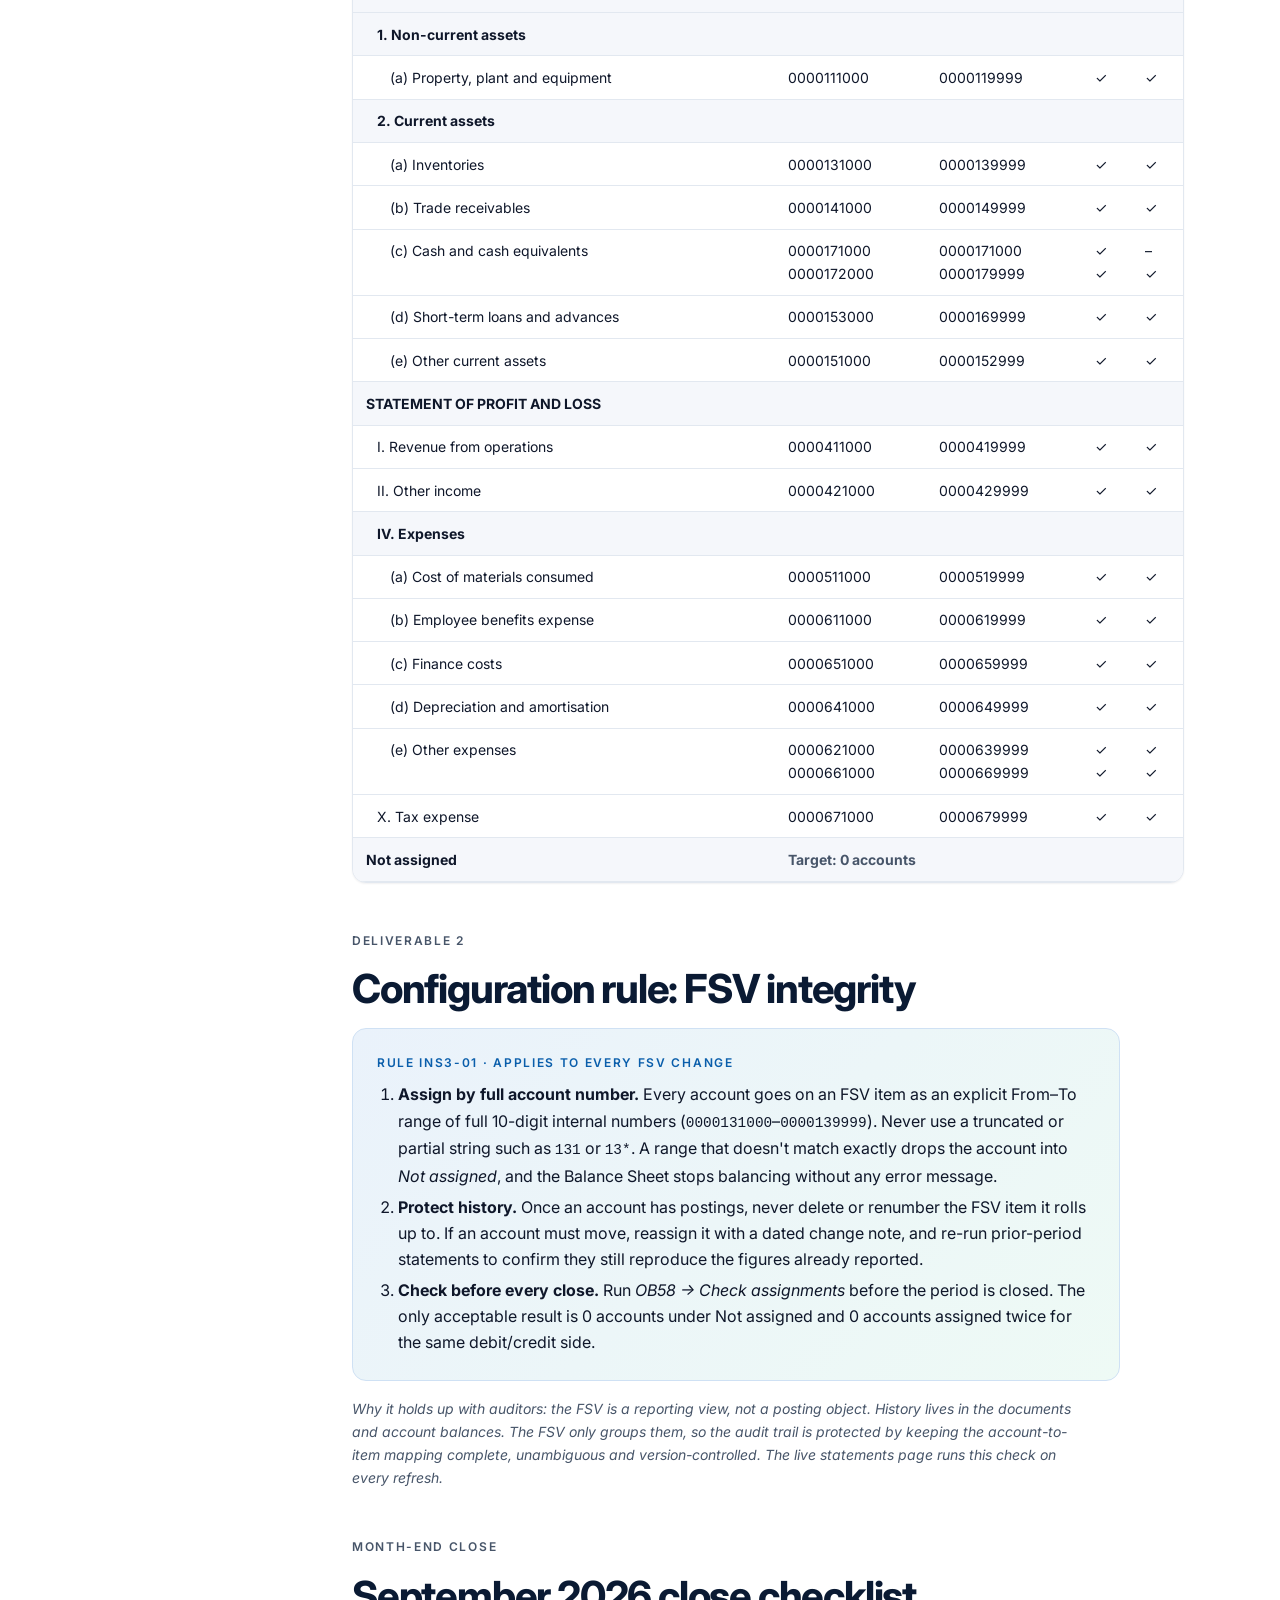
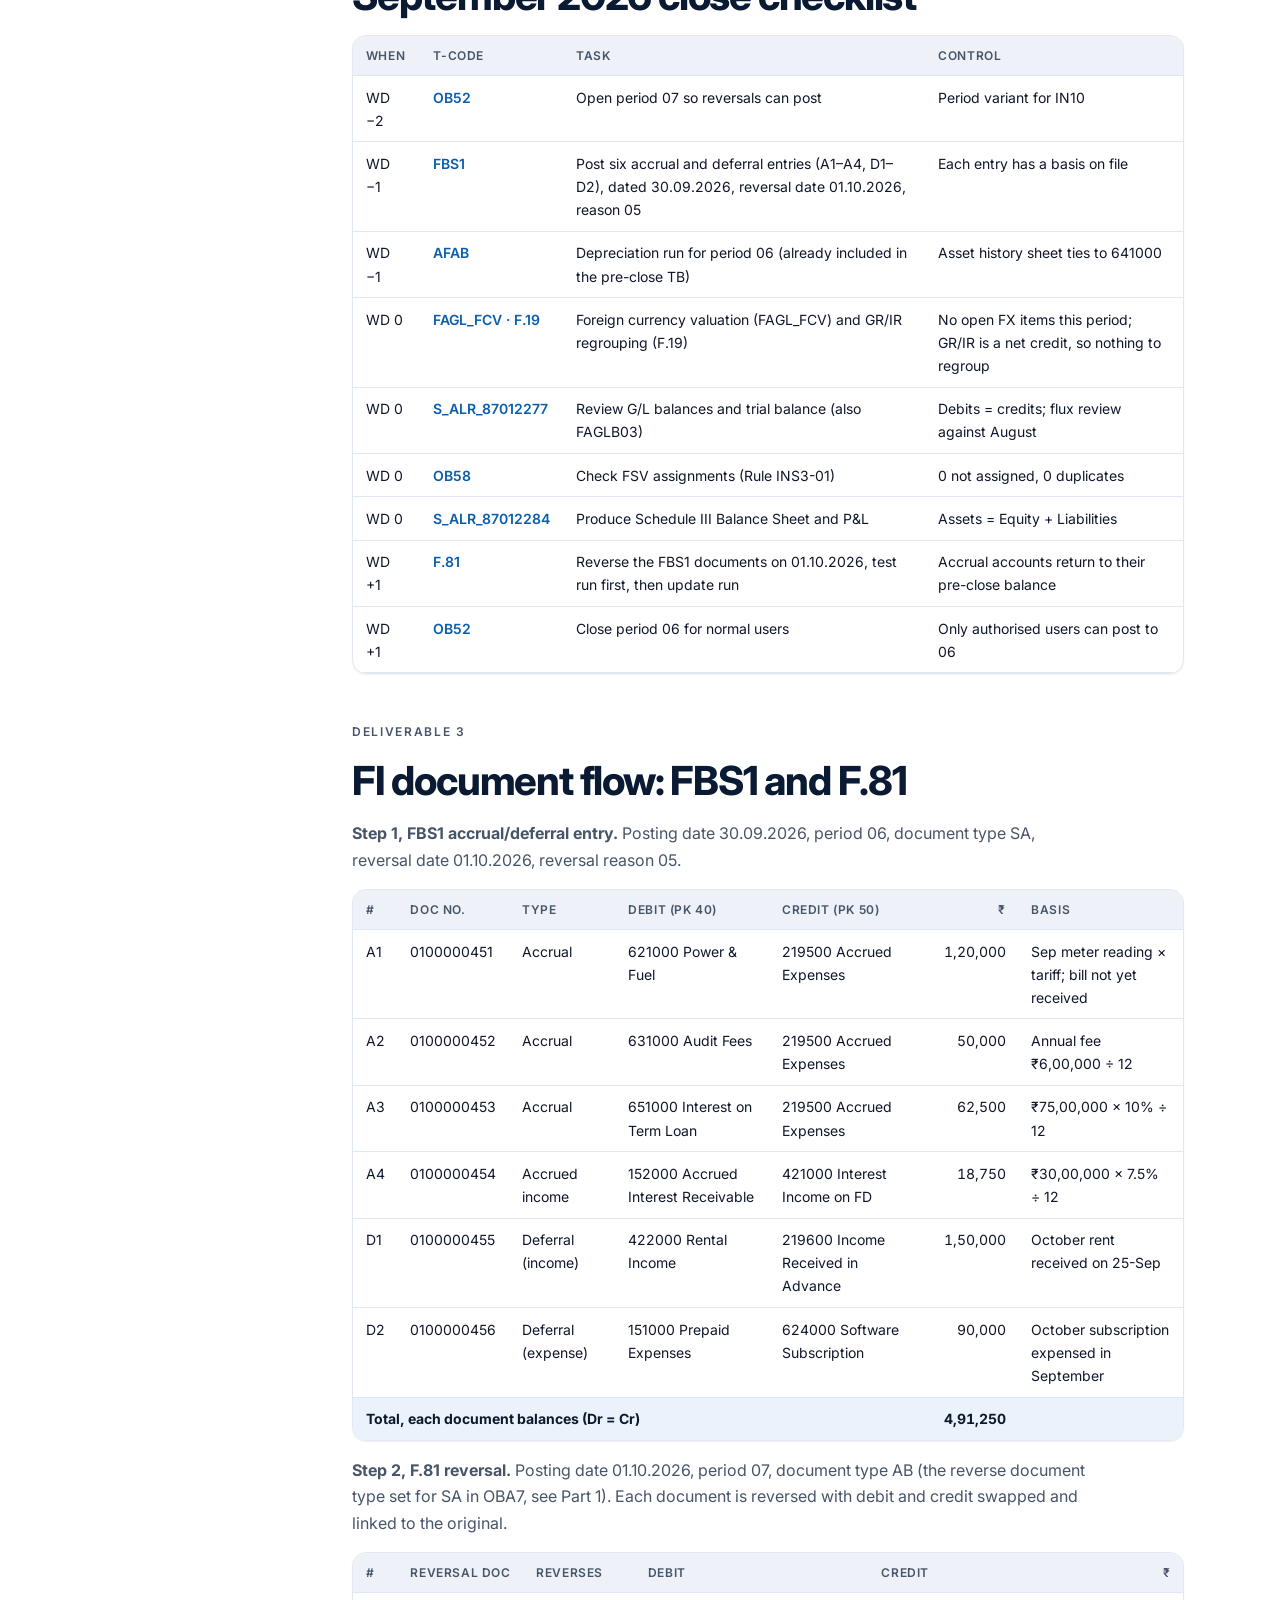
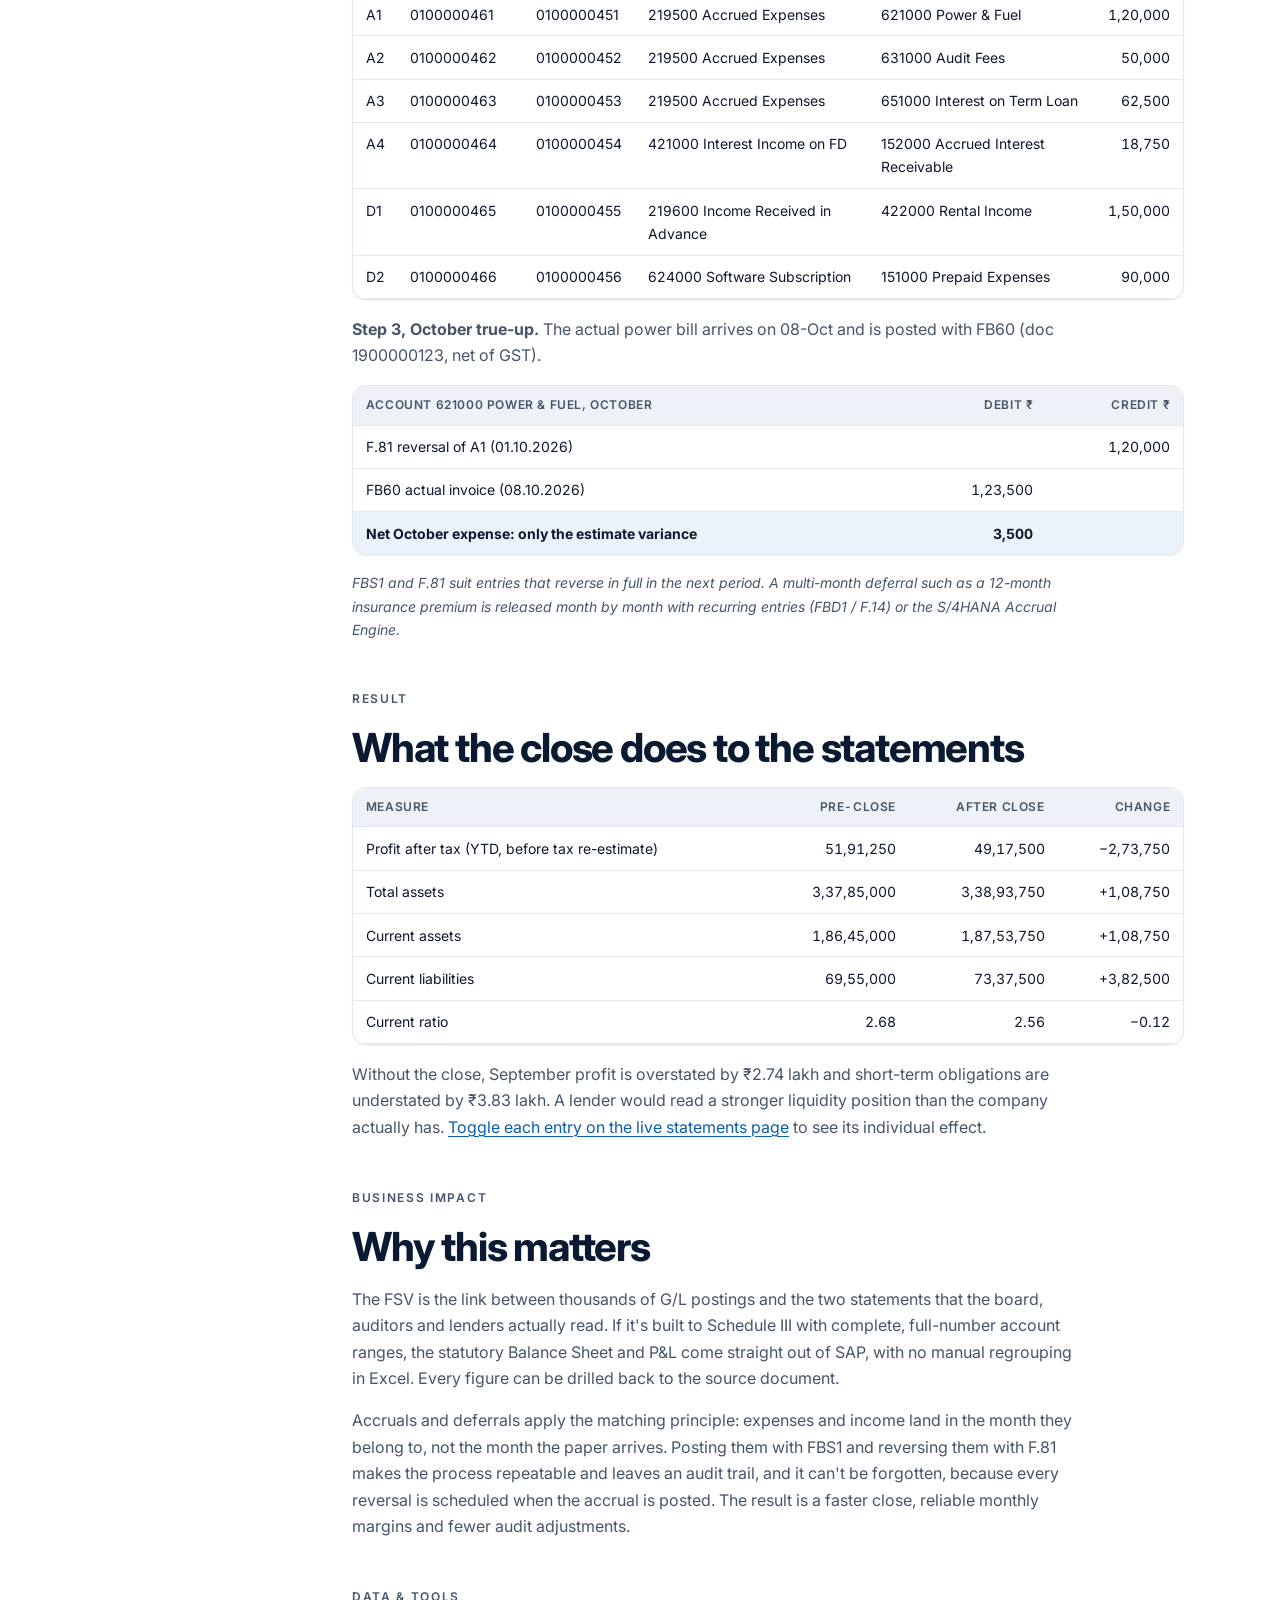
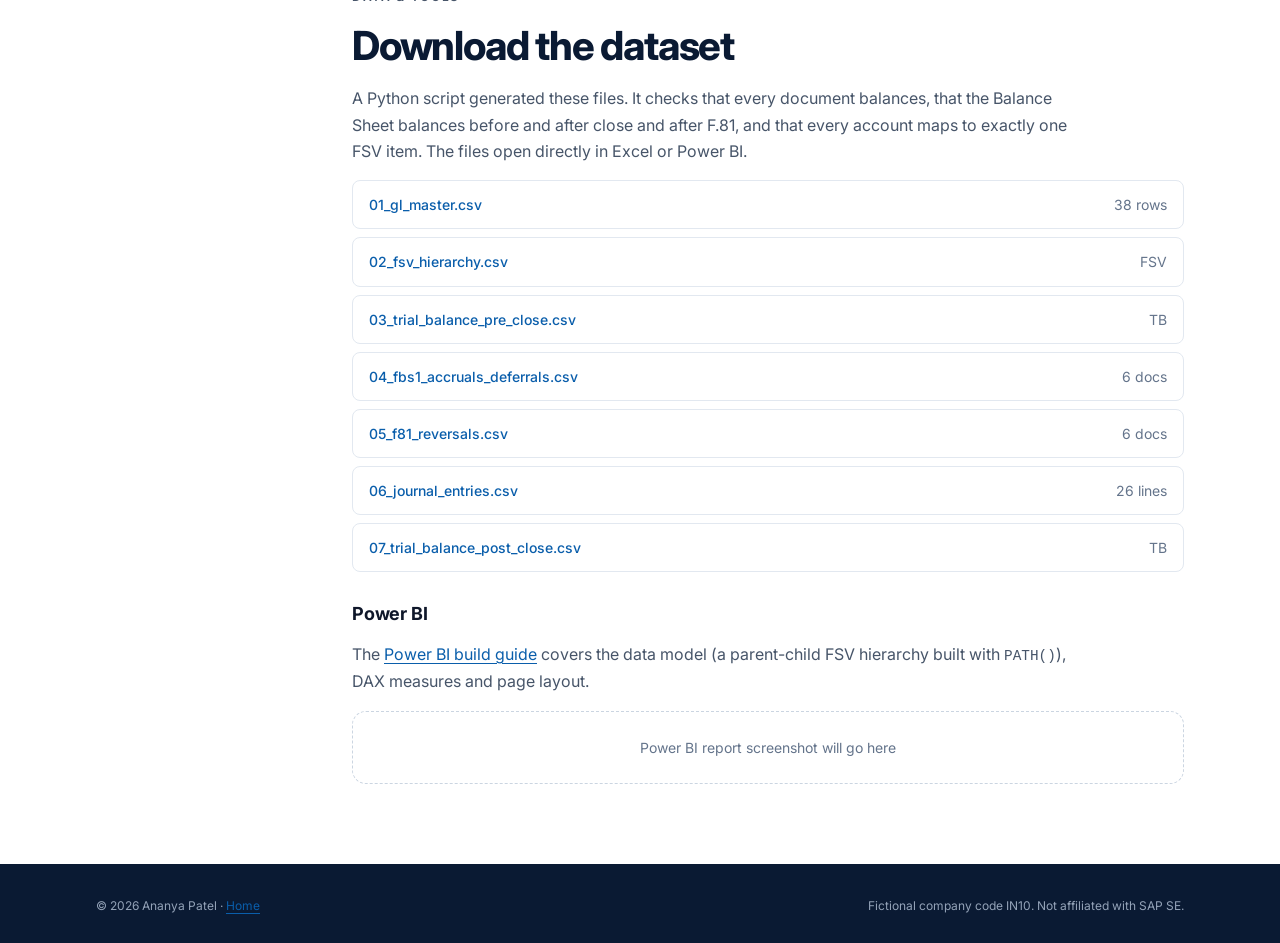
<file: projects/fsv-month-end-close/index.html>
<!doctype html>
<html lang="en">
<head>
<meta charset="utf-8">
<meta name="viewport" content="width=device-width, initial-scale=1, viewport-fit=cover">
<title>FSV &amp; Month-End Close · Ananya Patel</title>
<meta name="description" content="SAP S/4HANA case study: chart of accounts in FS00, a Schedule III Financial Statement Version in OB58, and a September month-end close with FBS1 accruals and F.81 reversals.">
<link rel="stylesheet" href="https://fonts.googleapis.com/css2?family=Inter:wght@300;400;500;600;700;800&display=swap">
<link rel="stylesheet" href="../../assets/css/style.css">
<script src="../../assets/js/main.js"></script>
</head>
<body>

<header class="site-header">
  <div class="wrap">
    <a class="brand" href="../../">Ananya Patel<span>.</span></a>
    <nav class="nav" aria-label="Main">
      <a href="../../#projects">Projects</a>
      <a href="../../resume.html" class="hide-sm">Résumé</a>
      <a href="statements.html">Live statements</a>
      <a href="../../#contact" class="hide-sm">Contact</a>
    </nav>
  </div>
</header>

<main>
  <section class="cs-hero">
    <div class="wrap">
      <p class="eyebrow">SAP FICO self project · Part 5 of 5 · SAP S/4HANA FI · General Ledger</p>
      <h1>Financial Statement Version &amp; Month-End Close</h1>
      <p class="muted prose" style="font-size:var(--t-lg)">I structured a chart of accounts, grouped it into a Schedule III Financial Statement Version, and ran a September close with accruals and deferrals. The system then produces a Balance Sheet and P&amp;L that balance, tie back to the trial balance and reverse cleanly on day 1.</p>
      <div class="cs-meta">
        <span class="chip strong">FS00</span><span class="chip strong">OB58</span><span class="chip strong">FBS1</span><span class="chip strong">F.81</span>
        <span class="chip">S_ALR_87012284</span><span class="chip">Excel</span><span class="chip">Power BI</span>
      </div>
      <div class="hero-actions">
        <a class="btn btn-primary" href="statements.html">Open live statements</a>
        <a class="btn btn-ghost" href="#data">Download the data</a>
      </div>
    </div>
  </section>

  <div class="wrap cs-layout">
    <nav class="toc" aria-label="On this page">
      <a href="#scenario">Scenario</a>
      <a href="#fs00">SOP A · FS00</a>
      <a href="#ob58">SOP B · OB58</a>
      <a href="#hierarchy">FSV hierarchy</a>
      <a href="#rule">Integrity rule</a>
      <a href="#close">Month-end close</a>
      <a href="#flow">Document flow</a>
      <a href="#impact">Statement impact</a>
      <a href="#business">Business impact</a>
      <a href="#data">Data &amp; Power BI</a>
    </nav>

    <article>
      <!-- ============================================================ -->
      <div class="cs-section" id="scenario">
        <p class="eyebrow">Scenario</p>
        <h2>Org structure</h2>
        <p>All data is fictional. Balances are year-to-date for April to September 2026, which is the first half of FY 2026-27 under the Indian April–March fiscal year.</p>
        <div class="table-wrap"><table class="data">
          <thead><tr><th>Object</th><th>Value</th><th>Where it's set</th></tr></thead>
          <tbody>
            <tr><td>Company code</td><td><span class="acct">IN10</span> XYZ Pvt Ltd</td><td class="tc">OX02</td></tr>
            <tr><td>Chart of accounts</td><td><span class="acct">INCA</span> operating COA, 6-digit accounts, stored 10-digit</td><td class="tc">OB13 / OB62</td></tr>
            <tr><td>Fiscal year variant</td><td><span class="acct">V3</span> April – March, 12 + 4 special periods</td><td class="tc">OB29 / OB37</td></tr>
            <tr><td>Currency</td><td>INR</td><td class="tc">OX02</td></tr>
            <tr><td>Financial Statement Version</td><td><span class="acct">INS3</span> Schedule III, Companies Act 2013 (Division I)</td><td class="tc">OB58</td></tr>
            <tr><td>Retained earnings account</td><td><span class="acct">321000</span> (P&amp;L statement account type X)</td><td class="tc">OB53</td></tr>
            <tr><td>Close period</td><td>September 2026 = period 06; reversals post in period 07</td><td class="tc">OB52</td></tr>
          </tbody>
        </table></div>
      </div>

      <!-- ============================================================ -->
      <div class="cs-section" id="fs00">
        <p class="eyebrow">Deliverable 1a</p>
        <h2>SOP A: Create G/L accounts in FS00</h2>
        <p>Before FS00, check the prerequisites in this order, because each step depends on the one before it.</p>
        <ol class="steps">
          <li><span class="tc">OB13</span><span>Create chart of accounts INCA: length 6, manual cost element creation off, since S/4HANA creates cost elements through the G/L account type.</span></li>
          <li><span class="tc">OB62</span><span>Assign INCA to company code IN10.</span></li>
          <li><span class="tc">OBD4</span><span>Define account groups with number ranges: FA 111000–119999, CA 131000–169999, BANK 171000–179999, CL 211000–249999, LOAN 251000–299999, EQ 311000–399999, REV 411000–499999, EXP 511000–699999, plus RECN 141000–219999 for the two reconciliation accounts (141000 customers, 211000 vendors). G/L account group intervals may overlap, so RECN can sit across the CA and CL ranges.</span></li>
          <li><span class="tc">OB53</span><span>Assign retained earnings account 321000 to P&amp;L statement account type X. At year-end, balance carryforward (FAGLGVTR) moves the P&amp;L result there.</span></li>
          <li><span class="tc">OB52</span><span>Open posting periods 06 and 07 for account types +, S, K, D.</span></li>
        </ol>
        <p>Then create each account centrally in <span class="mono">FS00</span>, entering chart-of-accounts and company-code data together. Two worked examples:</p>
        <div class="table-wrap"><table class="data">
          <thead><tr><th>Tab</th><th>Field</th><th>219500 Accrued Expenses</th><th>621000 Power &amp; Fuel</th><th>Why it matters</th></tr></thead>
          <tbody>
            <tr><td>Type/Description</td><td>G/L account type</td><td>Balance Sheet Account</td><td>Primary Costs or Revenue</td><td>In S/4HANA the type replaces the old P&amp;L/BS radio button. Primary costs create a cost element (category 1) automatically.</td></tr>
            <tr><td>Type/Description</td><td>Account group</td><td class="acct">CL</td><td class="acct">EXP</td><td>Controls the number range and field status of the master record.</td></tr>
            <tr><td>Type/Description</td><td>Short / long text</td><td>Accrued Expenses</td><td>Power &amp; Fuel</td><td>This is the text that shows on the trial balance and in FSV drill-down.</td></tr>
            <tr><td>Control Data</td><td>Account currency</td><td>INR</td><td>INR</td><td>Company code currency.</td></tr>
            <tr><td>Control Data</td><td>Open item management</td><td>✓</td><td>–</td><td>Each accrual stays open until its F.81 reversal clears it, so open items show what's still unreversed.</td></tr>
            <tr><td>Control Data</td><td>Line item display</td><td>✓</td><td>✓</td><td>Allows drill-down from the FSV report to documents (FAGLL03).</td></tr>
            <tr><td>Control Data</td><td>Reconciliation account</td><td>–</td><td>–</td><td>Recon accounts are 211000 (K, vendors), 141000 (D, customers) and the four fixed-asset accounts 111000–112900 (A, assets; the asset sub-ledger is <a href="../asset-accounting/">Part 4</a>).</td></tr>
            <tr><td>Control Data</td><td>Sort key</td><td class="acct">001</td><td class="acct">001</td><td>Sorts line items by posting date.</td></tr>
            <tr><td>Create/Bank/Interest</td><td>Field status group</td><td class="acct">G001</td><td class="acct">G004</td><td>G004 makes a cost center mandatory, so the FBS1 accrual to 621000 carries a cost center.</td></tr>
            <tr><td>Create/Bank/Interest</td><td>Post automatically only</td><td>–</td><td>–</td><td>Left off so FBS1 can post manually; switched on for GR/IR 219100.</td></tr>
          </tbody>
        </table></div>
        <p class="note">All 38 accounts, with their types, groups, flags and FSV items, are in <a href="data/01_gl_master.csv">01_gl_master.csv</a>. Numbering follows the balance sheet: 1 assets, 2 liabilities, 3 equity, 4 revenue, 5–6 expenses.</p>
      </div>

      <!-- ============================================================ -->
      <div class="cs-section" id="ob58">
        <p class="eyebrow">Deliverable 1b</p>
        <h2>SOP B: Build the Financial Statement Version in OB58</h2>
        <ol class="steps">
          <li><span class="tc">OB58</span><span><b>New entries:</b> FSV INS3, name "Schedule III – Companies Act 2013", maintenance language EN, item keys automatic, chart of accounts INCA, group account number off.</span></li>
          <li><span class="tc">OB58</span><span>Select INS3 → <b>Financial statement items</b>. SAP creates the root plus the special items: Assets, Liabilities &amp; equity, Net result: profit, Net result: loss, P&amp;L result and Not assigned.</span></li>
          <li><span class="tc">OB58</span><span>Rename the top items to Schedule III wording, then build sub-items (<i>Create items</i>, same level or sub-level) down to note level, such as "(c) Other current liabilities".</span></li>
          <li><span class="tc">OB58</span><span>On each end item, click <b>Assign accounts</b> and enter From and To accounts using full account numbers. Tick <b>D</b> and <b>C</b> to show the account at this item whatever its balance.</span></li>
          <li><span class="tc">OB58</span><span><b>D/C shift</b> for HDFC 171000: <b>D only</b> under Cash &amp; cash equivalents and <b>C only</b> under Short-term borrowings. An overdraft then moves to liabilities automatically.</span></li>
          <li><span class="tc">OB58</span><span><b>Net result:</b> place the "Net result: profit / loss" item under Reserves &amp; surplus, so the current-period P&amp;L appears in equity and the Balance Sheet balances before year-end carryforward.</span></li>
          <li><span class="tc">OB58</span><span><b>Check assignments</b> (Goto → Check). The result must show no accounts under Not assigned and no account assigned twice for the same D/C side.</span></li>
          <li><span class="tc">S_ALR_87012284</span><span>Run the statement: company code IN10, FSV INS3, FY 2026, periods 01–06, comparison FY 2025. In Fiori, use the <i>Balance Sheet/Income Statement</i> app.</span></li>
        </ol>
      </div>

      <!-- ============================================================ -->
      <div class="cs-section" id="hierarchy">
        <p class="eyebrow">FSV INS3</p>
        <h2>Node hierarchy and account assignment</h2>
        <p>Account ranges are stored and assigned as full 10-digit numbers. SAP pads the 6-digit account with leading zeros (ALPHA conversion), so <span class="mono">131000</span> is held as <span class="mono">0000131000</span>.</p>
        <div class="table-wrap"><table class="data">
          <thead><tr><th>FSV item</th><th>From</th><th>To</th><th>D</th><th>C</th></tr></thead>
          <tbody>
            <tr class="head-row"><td>I. EQUITY AND LIABILITIES</td><td></td><td></td><td></td><td></td></tr>
            <tr class="lvl-2 head-row"><td>1. Shareholders' funds</td><td></td><td></td><td></td><td></td></tr>
            <tr class="lvl-3"><td>(a) Share capital</td><td class="acct">0000311000</td><td class="acct">0000311999</td><td>✓</td><td>✓</td></tr>
            <tr class="lvl-3"><td>(b) Reserves and surplus</td><td class="acct">0000321000</td><td class="acct">0000321999</td><td>✓</td><td>✓</td></tr>
            <tr class="lvl-4"><td>Net result: profit / loss (current period)</td><td colspan="4" class="muted">Special item; takes the P&amp;L result</td></tr>
            <tr class="lvl-2 head-row"><td>2. Non-current liabilities</td><td></td><td></td><td></td><td></td></tr>
            <tr class="lvl-3"><td>(a) Long-term borrowings</td><td class="acct">0000251000</td><td class="acct">0000259999</td><td>✓</td><td>✓</td></tr>
            <tr class="lvl-2 head-row"><td>3. Current liabilities</td><td></td><td></td><td></td><td></td></tr>
            <tr class="lvl-3"><td>(a) Short-term borrowings</td><td class="acct">0000171000</td><td class="acct">0000171000</td><td>–</td><td>✓</td></tr>
            <tr class="lvl-3"><td>(b) Trade payables</td><td class="acct">0000211000</td><td class="acct">0000211999</td><td>✓</td><td>✓</td></tr>
            <tr class="lvl-3"><td>(c) Other current liabilities</td><td class="acct">0000219000</td><td class="acct">0000229999</td><td>✓</td><td>✓</td></tr>
            <tr class="lvl-3"><td>(d) Short-term provisions</td><td class="acct">0000231000</td><td class="acct">0000239999</td><td>✓</td><td>✓</td></tr>
            <tr class="head-row"><td>II. ASSETS</td><td></td><td></td><td></td><td></td></tr>
            <tr class="lvl-2 head-row"><td>1. Non-current assets</td><td></td><td></td><td></td><td></td></tr>
            <tr class="lvl-3"><td>(a) Property, plant and equipment</td><td class="acct">0000111000</td><td class="acct">0000119999</td><td>✓</td><td>✓</td></tr>
            <tr class="lvl-2 head-row"><td>2. Current assets</td><td></td><td></td><td></td><td></td></tr>
            <tr class="lvl-3"><td>(a) Inventories</td><td class="acct">0000131000</td><td class="acct">0000139999</td><td>✓</td><td>✓</td></tr>
            <tr class="lvl-3"><td>(b) Trade receivables</td><td class="acct">0000141000</td><td class="acct">0000149999</td><td>✓</td><td>✓</td></tr>
            <tr class="lvl-3"><td>(c) Cash and cash equivalents</td><td class="acct">0000171000<br>0000172000</td><td class="acct">0000171000<br>0000179999</td><td>✓<br>✓</td><td>–<br>✓</td></tr>
            <tr class="lvl-3"><td>(d) Short-term loans and advances</td><td class="acct">0000153000</td><td class="acct">0000169999</td><td>✓</td><td>✓</td></tr>
            <tr class="lvl-3"><td>(e) Other current assets</td><td class="acct">0000151000</td><td class="acct">0000152999</td><td>✓</td><td>✓</td></tr>
            <tr class="head-row"><td>STATEMENT OF PROFIT AND LOSS</td><td></td><td></td><td></td><td></td></tr>
            <tr class="lvl-2"><td>I. Revenue from operations</td><td class="acct">0000411000</td><td class="acct">0000419999</td><td>✓</td><td>✓</td></tr>
            <tr class="lvl-2"><td>II. Other income</td><td class="acct">0000421000</td><td class="acct">0000429999</td><td>✓</td><td>✓</td></tr>
            <tr class="lvl-2 head-row"><td>IV. Expenses</td><td></td><td></td><td></td><td></td></tr>
            <tr class="lvl-3"><td>(a) Cost of materials consumed</td><td class="acct">0000511000</td><td class="acct">0000519999</td><td>✓</td><td>✓</td></tr>
            <tr class="lvl-3"><td>(b) Employee benefits expense</td><td class="acct">0000611000</td><td class="acct">0000619999</td><td>✓</td><td>✓</td></tr>
            <tr class="lvl-3"><td>(c) Finance costs</td><td class="acct">0000651000</td><td class="acct">0000659999</td><td>✓</td><td>✓</td></tr>
            <tr class="lvl-3"><td>(d) Depreciation and amortisation</td><td class="acct">0000641000</td><td class="acct">0000649999</td><td>✓</td><td>✓</td></tr>
            <tr class="lvl-3"><td>(e) Other expenses</td><td class="acct">0000621000<br>0000661000</td><td class="acct">0000639999<br>0000669999</td><td>✓<br>✓</td><td>✓<br>✓</td></tr>
            <tr class="lvl-2"><td>X. Tax expense</td><td class="acct">0000671000</td><td class="acct">0000679999</td><td>✓</td><td>✓</td></tr>
            <tr class="head-row"><td>Not assigned</td><td colspan="4" class="muted">Target: 0 accounts</td></tr>
          </tbody>
        </table></div>
      </div>

      <!-- ============================================================ -->
      <div class="cs-section" id="rule">
        <p class="eyebrow">Deliverable 2</p>
        <h2>Configuration rule: FSV integrity</h2>
        <div class="callout">
          <p class="eyebrow">Rule INS3-01 · applies to every FSV change</p>
          <ol>
            <li><b>Assign by full account number.</b> Every account goes on an FSV item as an explicit From–To range of full 10-digit internal numbers (<span class="mono">0000131000</span>–<span class="mono">0000139999</span>). Never use a truncated or partial string such as <span class="mono">131</span> or <span class="mono">13*</span>. A range that doesn't match exactly drops the account into <i>Not assigned</i>, and the Balance Sheet stops balancing without any error message.</li>
            <li><b>Protect history.</b> Once an account has postings, never delete or renumber the FSV item it rolls up to. If an account must move, reassign it with a dated change note, and re-run prior-period statements to confirm they still reproduce the figures already reported.</li>
            <li><b>Check before every close.</b> Run <i>OB58 → Check assignments</i> before the period is closed. The only acceptable result is 0 accounts under Not assigned and 0 accounts assigned twice for the same debit/credit side.</li>
          </ol>
        </div>
        <p class="note">Why it holds up with auditors: the FSV is a reporting view, not a posting object. History lives in the documents and account balances. The FSV only groups them, so the audit trail is protected by keeping the account-to-item mapping complete, unambiguous and version-controlled. The live statements page runs this check on every refresh.</p>
      </div>

      <!-- ============================================================ -->
      <div class="cs-section" id="close">
        <p class="eyebrow">Month-end close</p>
        <h2>September 2026 close checklist</h2>
        <div class="table-wrap"><table class="data">
          <thead><tr><th>When</th><th>T-code</th><th>Task</th><th>Control</th></tr></thead>
          <tbody>
            <tr><td>WD −2</td><td class="tc">OB52</td><td>Open period 07 so reversals can post</td><td>Period variant for IN10</td></tr>
            <tr><td>WD −1</td><td class="tc">FBS1</td><td>Post six accrual and deferral entries (A1–A4, D1–D2), dated 30.09.2026, reversal date 01.10.2026, reason 05</td><td>Each entry has a basis on file</td></tr>
            <tr><td>WD −1</td><td class="tc">AFAB</td><td>Depreciation run for period 06 (already included in the pre-close TB)</td><td>Asset history sheet ties to 641000</td></tr>
            <tr><td>WD 0</td><td class="tc">FAGL_FCV · F.19</td><td>Foreign currency valuation (FAGL_FCV) and GR/IR regrouping (F.19)</td><td>No open FX items this period; GR/IR is a net credit, so nothing to regroup</td></tr>
            <tr><td>WD 0</td><td class="tc">S_ALR_87012277</td><td>Review G/L balances and trial balance (also FAGLB03)</td><td>Debits = credits; flux review against August</td></tr>
            <tr><td>WD 0</td><td class="tc">OB58</td><td>Check FSV assignments (Rule INS3-01)</td><td>0 not assigned, 0 duplicates</td></tr>
            <tr><td>WD 0</td><td class="tc">S_ALR_87012284</td><td>Produce Schedule III Balance Sheet and P&amp;L</td><td>Assets = Equity + Liabilities</td></tr>
            <tr><td>WD +1</td><td class="tc">F.81</td><td>Reverse the FBS1 documents on 01.10.2026, test run first, then update run</td><td>Accrual accounts return to their pre-close balance</td></tr>
            <tr><td>WD +1</td><td class="tc">OB52</td><td>Close period 06 for normal users</td><td>Only authorised users can post to 06</td></tr>
          </tbody>
        </table></div>
      </div>

      <!-- ============================================================ -->
      <div class="cs-section" id="flow">
        <p class="eyebrow">Deliverable 3</p>
        <h2>FI document flow: FBS1 and F.81</h2>
        <p><b>Step 1, FBS1 accrual/deferral entry.</b> Posting date 30.09.2026, period 06, document type SA, reversal date 01.10.2026, reversal reason 05.</p>
        <div class="table-wrap"><table class="data">
          <thead><tr><th>#</th><th>Doc no.</th><th>Type</th><th>Debit (PK 40)</th><th>Credit (PK 50)</th><th class="num">₹</th><th>Basis</th></tr></thead>
          <tbody>
            <tr><td>A1</td><td class="acct">0100000451</td><td>Accrual</td><td><span class="acct">621000</span> Power &amp; Fuel</td><td><span class="acct">219500</span> Accrued Expenses</td><td class="num">1,20,000</td><td>Sep meter reading × tariff; bill not yet received</td></tr>
            <tr><td>A2</td><td class="acct">0100000452</td><td>Accrual</td><td><span class="acct">631000</span> Audit Fees</td><td><span class="acct">219500</span> Accrued Expenses</td><td class="num">50,000</td><td>Annual fee ₹6,00,000 ÷ 12</td></tr>
            <tr><td>A3</td><td class="acct">0100000453</td><td>Accrual</td><td><span class="acct">651000</span> Interest on Term Loan</td><td><span class="acct">219500</span> Accrued Expenses</td><td class="num">62,500</td><td>₹75,00,000 × 10% ÷ 12</td></tr>
            <tr><td>A4</td><td class="acct">0100000454</td><td>Accrued income</td><td><span class="acct">152000</span> Accrued Interest Receivable</td><td><span class="acct">421000</span> Interest Income on FD</td><td class="num">18,750</td><td>₹30,00,000 × 7.5% ÷ 12</td></tr>
            <tr><td>D1</td><td class="acct">0100000455</td><td>Deferral (income)</td><td><span class="acct">422000</span> Rental Income</td><td><span class="acct">219600</span> Income Received in Advance</td><td class="num">1,50,000</td><td>October rent received on 25-Sep</td></tr>
            <tr><td>D2</td><td class="acct">0100000456</td><td>Deferral (expense)</td><td><span class="acct">151000</span> Prepaid Expenses</td><td><span class="acct">624000</span> Software Subscription</td><td class="num">90,000</td><td>October subscription expensed in September</td></tr>
          </tbody>
          <tfoot><tr><td colspan="5">Total, each document balances (Dr = Cr)</td><td class="num">4,91,250</td><td></td></tr></tfoot>
        </table></div>

        <p><b>Step 2, F.81 reversal.</b> Posting date 01.10.2026, period 07, document type AB (the reverse document type set for SA in OBA7, see Part 1). Each document is reversed with debit and credit swapped and linked to the original.</p>
        <div class="table-wrap"><table class="data">
          <thead><tr><th>#</th><th>Reversal doc</th><th>Reverses</th><th>Debit</th><th>Credit</th><th class="num">₹</th></tr></thead>
          <tbody>
            <tr><td>A1</td><td class="acct">0100000461</td><td class="acct">0100000451</td><td><span class="acct">219500</span> Accrued Expenses</td><td><span class="acct">621000</span> Power &amp; Fuel</td><td class="num">1,20,000</td></tr>
            <tr><td>A2</td><td class="acct">0100000462</td><td class="acct">0100000452</td><td><span class="acct">219500</span> Accrued Expenses</td><td><span class="acct">631000</span> Audit Fees</td><td class="num">50,000</td></tr>
            <tr><td>A3</td><td class="acct">0100000463</td><td class="acct">0100000453</td><td><span class="acct">219500</span> Accrued Expenses</td><td><span class="acct">651000</span> Interest on Term Loan</td><td class="num">62,500</td></tr>
            <tr><td>A4</td><td class="acct">0100000464</td><td class="acct">0100000454</td><td><span class="acct">421000</span> Interest Income on FD</td><td><span class="acct">152000</span> Accrued Interest Receivable</td><td class="num">18,750</td></tr>
            <tr><td>D1</td><td class="acct">0100000465</td><td class="acct">0100000455</td><td><span class="acct">219600</span> Income Received in Advance</td><td><span class="acct">422000</span> Rental Income</td><td class="num">1,50,000</td></tr>
            <tr><td>D2</td><td class="acct">0100000466</td><td class="acct">0100000456</td><td><span class="acct">624000</span> Software Subscription</td><td><span class="acct">151000</span> Prepaid Expenses</td><td class="num">90,000</td></tr>
          </tbody>
        </table></div>

        <p><b>Step 3, October true-up.</b> The actual power bill arrives on 08-Oct and is posted with FB60 (doc 1900000123, net of GST).</p>
        <div class="table-wrap"><table class="data">
          <thead><tr><th>Account 621000 Power &amp; Fuel, October</th><th class="num">Debit ₹</th><th class="num">Credit ₹</th></tr></thead>
          <tbody>
            <tr><td>F.81 reversal of A1 (01.10.2026)</td><td class="num"></td><td class="num">1,20,000</td></tr>
            <tr><td>FB60 actual invoice (08.10.2026)</td><td class="num">1,23,500</td><td class="num"></td></tr>
          </tbody>
          <tfoot><tr><td>Net October expense: only the estimate variance</td><td class="num">3,500</td><td class="num"></td></tr></tfoot>
        </table></div>
        <p class="note">FBS1 and F.81 suit entries that reverse in full in the next period. A multi-month deferral such as a 12-month insurance premium is released month by month with recurring entries (FBD1 / F.14) or the S/4HANA Accrual Engine.</p>
      </div>

      <!-- ============================================================ -->
      <div class="cs-section" id="impact">
        <p class="eyebrow">Result</p>
        <h2>What the close does to the statements</h2>
        <div class="table-wrap"><table class="data">
          <thead><tr><th>Measure</th><th class="num">Pre-close</th><th class="num">After close</th><th class="num">Change</th></tr></thead>
          <tbody>
            <tr><td>Profit after tax (YTD, before tax re-estimate)</td><td class="num">51,91,250</td><td class="num">49,17,500</td><td class="num">−2,73,750</td></tr>
            <tr><td>Total assets</td><td class="num">3,37,85,000</td><td class="num">3,38,93,750</td><td class="num">+1,08,750</td></tr>
            <tr><td>Current assets</td><td class="num">1,86,45,000</td><td class="num">1,87,53,750</td><td class="num">+1,08,750</td></tr>
            <tr><td>Current liabilities</td><td class="num">69,55,000</td><td class="num">73,37,500</td><td class="num">+3,82,500</td></tr>
            <tr><td>Current ratio</td><td class="num">2.68</td><td class="num">2.56</td><td class="num">−0.12</td></tr>
          </tbody>
        </table></div>
        <p>Without the close, September profit is overstated by ₹2.74 lakh and short-term obligations are understated by ₹3.83 lakh. A lender would read a stronger liquidity position than the company actually has. <a href="statements.html">Toggle each entry on the live statements page</a> to see its individual effect.</p>
      </div>

      <!-- ============================================================ -->
      <div class="cs-section" id="business">
        <p class="eyebrow">Business impact</p>
        <h2>Why this matters</h2>
        <p>The FSV is the link between thousands of G/L postings and the two statements that the board, auditors and lenders actually read. If it's built to Schedule III with complete, full-number account ranges, the statutory Balance Sheet and P&amp;L come straight out of SAP, with no manual regrouping in Excel. Every figure can be drilled back to the source document.</p>
        <p>Accruals and deferrals apply the matching principle: expenses and income land in the month they belong to, not the month the paper arrives. Posting them with FBS1 and reversing them with F.81 makes the process repeatable and leaves an audit trail, and it can't be forgotten, because every reversal is scheduled when the accrual is posted. The result is a faster close, reliable monthly margins and fewer audit adjustments.</p>
      </div>

      <!-- ============================================================ -->
      <div class="cs-section" id="data">
        <p class="eyebrow">Data &amp; tools</p>
        <h2>Download the dataset</h2>
        <p>A Python script generated these files. It checks that every document balances, that the Balance Sheet balances before and after close and after F.81, and that every account maps to exactly one FSV item. The files open directly in Excel or Power BI.</p>
        <div class="downloads">
          <a href="data/01_gl_master.csv">01_gl_master.csv <span>38 rows</span></a>
          <a href="data/02_fsv_hierarchy.csv">02_fsv_hierarchy.csv <span>FSV</span></a>
          <a href="data/03_trial_balance_pre_close.csv">03_trial_balance_pre_close.csv <span>TB</span></a>
          <a href="data/04_fbs1_accruals_deferrals.csv">04_fbs1_accruals_deferrals.csv <span>6 docs</span></a>
          <a href="data/05_f81_reversals.csv">05_f81_reversals.csv <span>6 docs</span></a>
          <a href="data/06_journal_entries.csv">06_journal_entries.csv <span>26 lines</span></a>
          <a href="data/07_trial_balance_post_close.csv">07_trial_balance_post_close.csv <span>TB</span></a>
        </div>
        <h3 style="margin-top:var(--s-4)">Power BI</h3>
        <p>The <a href="powerbi/POWERBI_BUILD_GUIDE.md">Power BI build guide</a> covers the data model (a parent-child FSV hierarchy built with <span class="mono">PATH()</span>), DAX measures and page layout.</p>
        <div class="placeholder">Power BI report screenshot will go here</div>
      </div>
    </article>
  </div>
</main>

<footer class="site-footer">
  <div class="wrap">
    <span>© <span data-year>2026</span> Ananya Patel · <a href="../../">Home</a></span>
    <span>Fictional company code IN10. Not affiliated with SAP SE.</span>
  </div>
</footer>
</body>
</html>
</file>
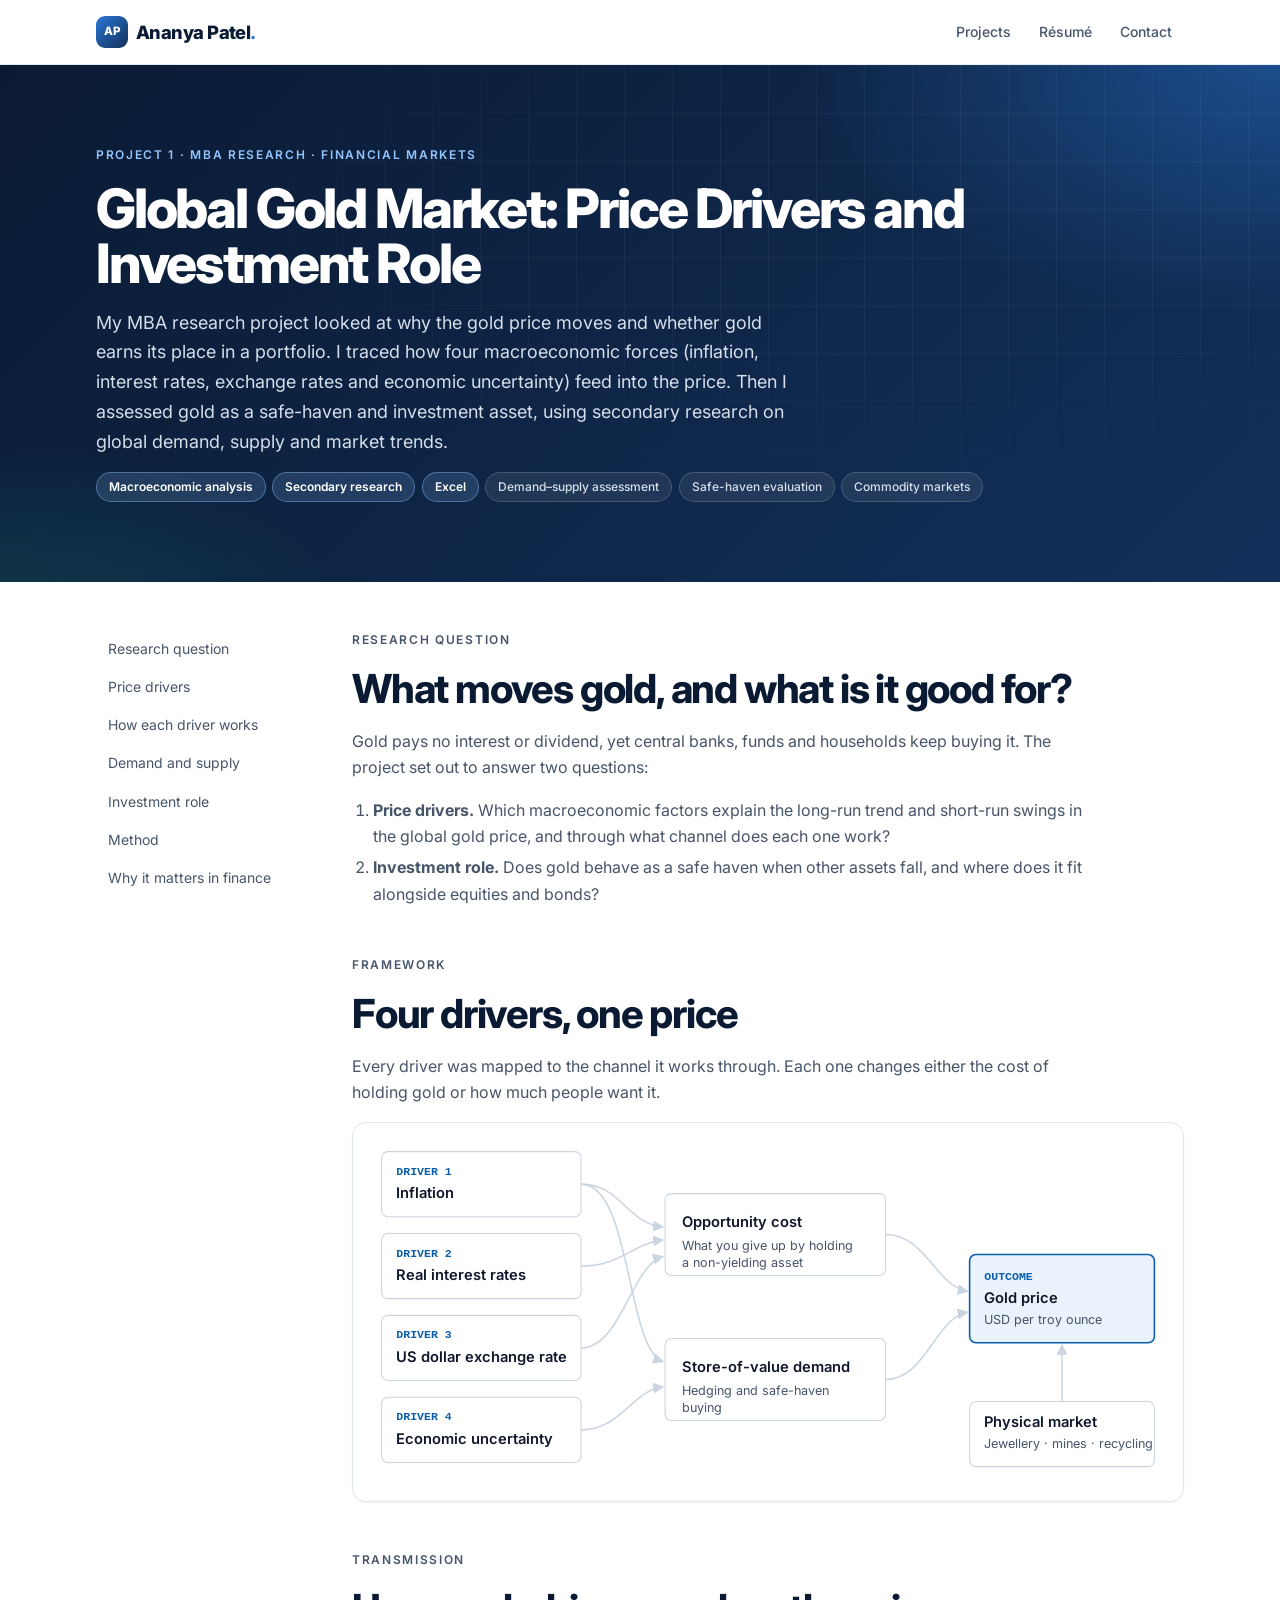
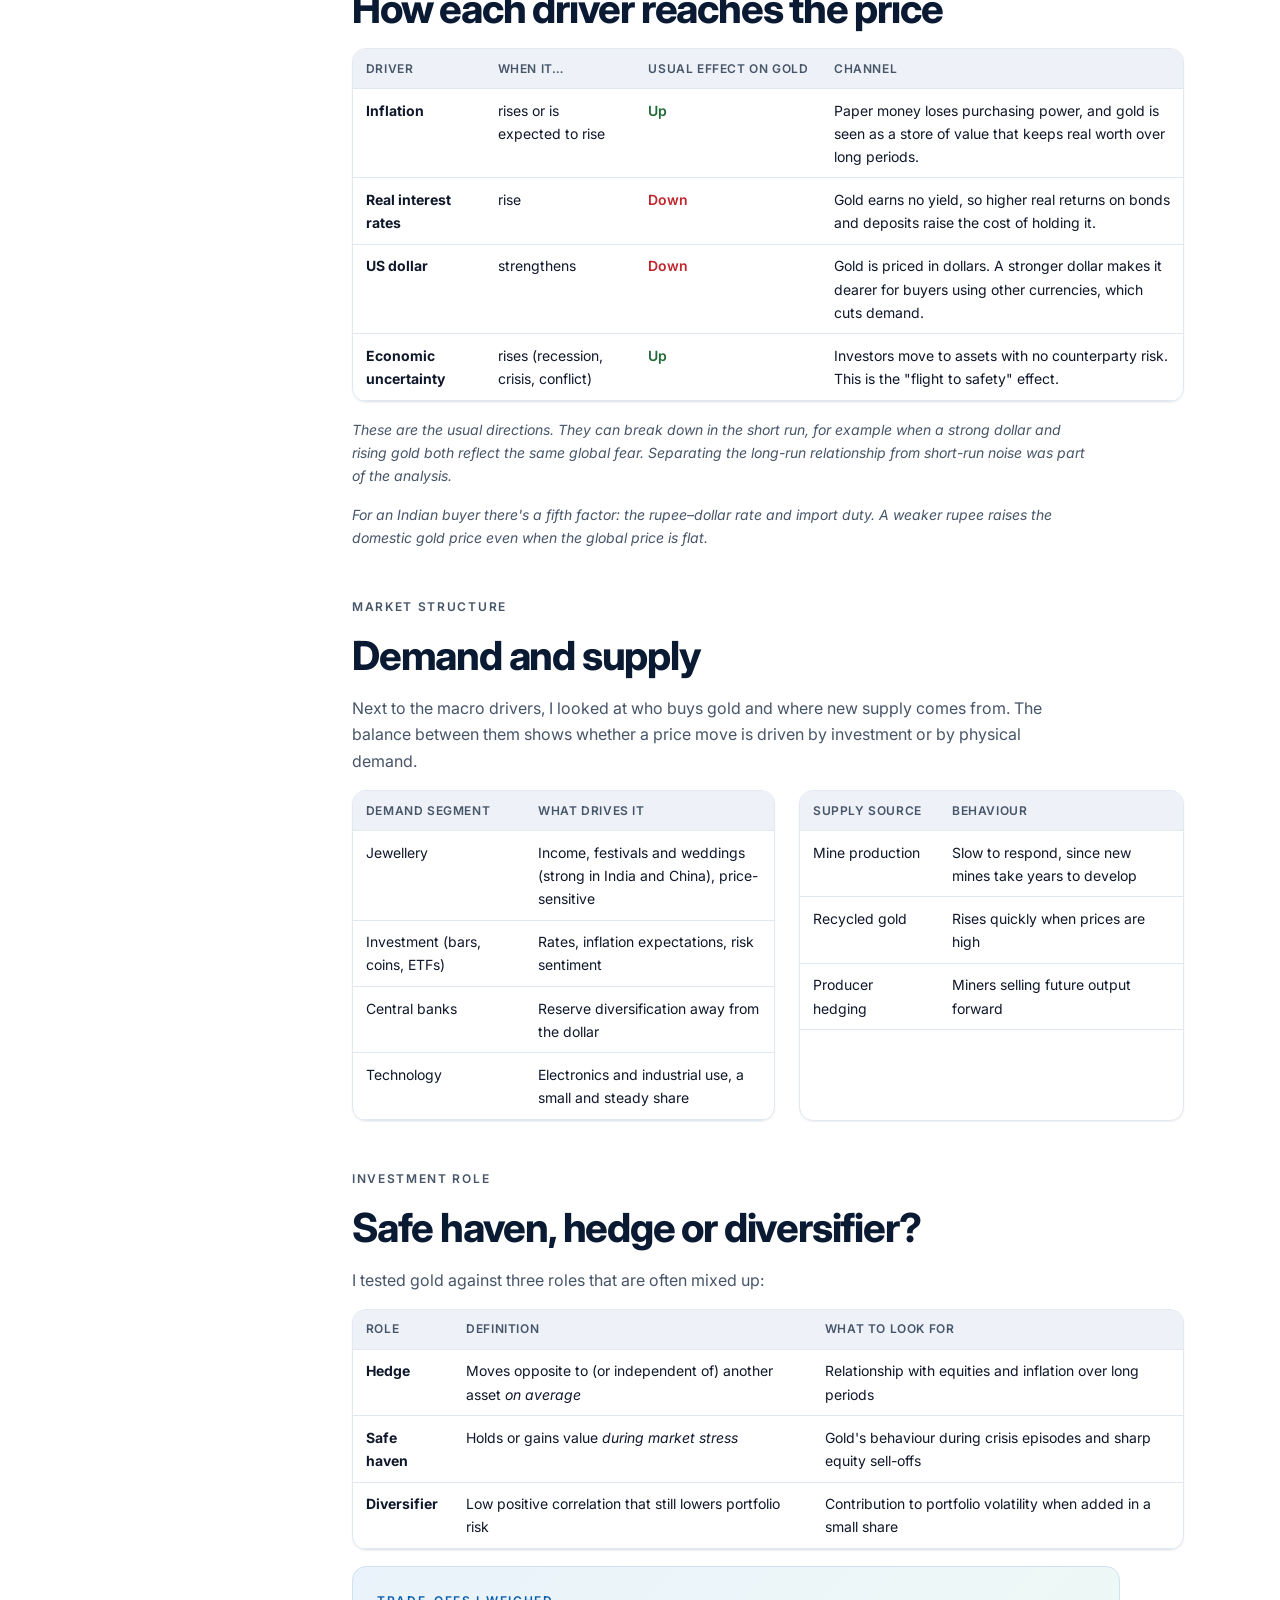
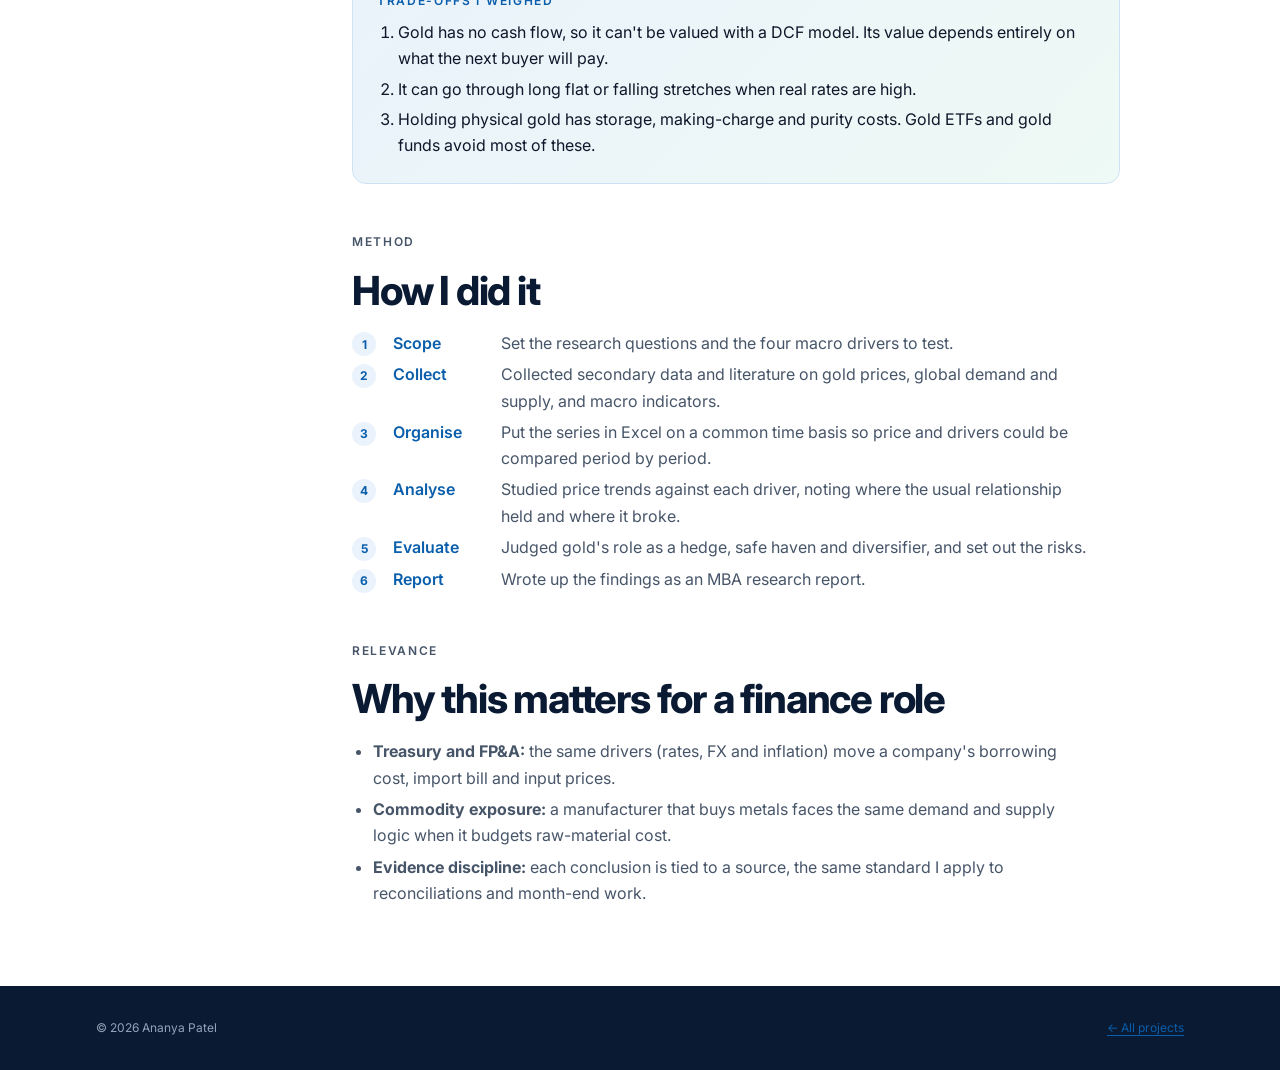
<file: projects/gold-market-research/index.html>
<!doctype html>
<html lang="en">
<head>
<meta charset="utf-8">
<meta name="viewport" content="width=device-width, initial-scale=1, viewport-fit=cover">
<title>Global Gold Market · Ananya Patel</title>
<meta name="description" content="MBA research project: how inflation, interest rates, exchange rates and economic uncertainty drive the global gold price, and how well gold works as a safe-haven and investment asset.">
<link rel="stylesheet" href="https://fonts.googleapis.com/css2?family=Inter:wght@300;400;500;600;700;800&display=swap">
<link rel="stylesheet" href="../../assets/css/style.css">
<script src="../../assets/js/main.js"></script>
<style>
  .flow { min-width: 680px; display: block; width: 100%; height: auto; }
  .flow .box { fill: var(--surface); stroke: var(--rule-strong); stroke-width: 1; }
  .flow .box.key { fill: var(--accent-wash); stroke: var(--accent); stroke-width: 1.5; }
  .flow .t1 { fill: var(--ink); font: 600 14px var(--f-body); }
  .flow .t2 { fill: var(--ink-2); font: 400 12px var(--f-body); }
  .flow .tc { fill: var(--accent); font: 600 11px var(--f-mono); }
  .flow .edge { stroke: var(--rule-strong); stroke-width: 1.5; fill: none; }
  .flow .arrow { fill: var(--rule-strong); }
  .dir-up { color: var(--good-text); font-weight: 600; white-space: nowrap; }
  .dir-down { color: var(--critical); font-weight: 600; white-space: nowrap; }
</style>
</head>
<body>

<header class="site-header">
  <div class="wrap">
    <a class="brand" href="../../">Ananya Patel<span>.</span></a>
    <nav class="nav" aria-label="Main">
      <a href="../../#projects">Projects</a>
      <a href="../../resume.html">Résumé</a>
      <a href="../../#contact" class="hide-sm">Contact</a>
    </nav>
  </div>
</header>

<main>
  <section class="cs-hero">
    <div class="wrap">
      <p class="eyebrow">Project 1 · MBA research · Financial markets</p>
      <h1>Global Gold Market: Price Drivers and Investment Role</h1>
      <p class="muted prose" style="font-size:var(--t-lg)">My MBA research project looked at why the gold price moves and whether gold earns its place in a portfolio. I traced how four macroeconomic forces (inflation, interest rates, exchange rates and economic uncertainty) feed into the price. Then I assessed gold as a safe-haven and investment asset, using secondary research on global demand, supply and market trends.</p>
      <div class="cs-meta">
        <span class="chip strong">Macroeconomic analysis</span><span class="chip strong">Secondary research</span><span class="chip strong">Excel</span>
        <span class="chip">Demand–supply assessment</span><span class="chip">Safe-haven evaluation</span><span class="chip">Commodity markets</span>
      </div>
    </div>
  </section>

  <div class="wrap cs-layout">
    <nav class="toc" aria-label="On this page">
      <a href="#question">Research question</a>
      <a href="#drivers">Price drivers</a>
      <a href="#transmission">How each driver works</a>
      <a href="#demand">Demand and supply</a>
      <a href="#role">Investment role</a>
      <a href="#method">Method</a>
      <a href="#finance">Why it matters in finance</a>
    </nav>

    <article>
      <div class="cs-section" id="question">
        <p class="eyebrow">Research question</p>
        <h2>What moves gold, and what is it good for?</h2>
        <p>Gold pays no interest or dividend, yet central banks, funds and households keep buying it. The project set out to answer two questions:</p>
        <ol>
          <li><strong>Price drivers.</strong> Which macroeconomic factors explain the long-run trend and short-run swings in the global gold price, and through what channel does each one work?</li>
          <li><strong>Investment role.</strong> Does gold behave as a safe haven when other assets fall, and where does it fit alongside equities and bonds?</li>
        </ol>
      </div>

      <div class="cs-section" id="drivers">
        <p class="eyebrow">Framework</p>
        <h2>Four drivers, one price</h2>
        <p>Every driver was mapped to the channel it works through. Each one changes either the cost of holding gold or how much people want it.</p>
        <div class="table-wrap" style="padding:var(--s-4)">
          <svg class="flow" viewBox="0 0 760 330" role="img" aria-labelledby="gd-title gd-desc">
            <title id="gd-title">Gold price driver framework</title>
            <desc id="gd-desc">Inflation, interest rates, the US dollar exchange rate and economic uncertainty feed into two channels: the opportunity cost of holding gold and demand for a store of value. Together with physical demand and supply, these channels set the gold price.</desc>
            <defs><marker id="ah" viewBox="0 0 10 10" refX="9" refY="5" markerWidth="7" markerHeight="7" orient="auto-start-reverse"><path class="arrow" d="M0,0 L10,5 L0,10 z"/></marker></defs>

            <rect class="box" x="12" y="12" width="190" height="62" rx="6"/>
            <text class="tc" x="26" y="34">DRIVER 1</text><text class="t1" x="26" y="56">Inflation</text>
            <rect class="box" x="12" y="90" width="190" height="62" rx="6"/>
            <text class="tc" x="26" y="112">DRIVER 2</text><text class="t1" x="26" y="134">Real interest rates</text>
            <rect class="box" x="12" y="168" width="190" height="62" rx="6"/>
            <text class="tc" x="26" y="190">DRIVER 3</text><text class="t1" x="26" y="212">US dollar exchange rate</text>
            <rect class="box" x="12" y="246" width="190" height="62" rx="6"/>
            <text class="tc" x="26" y="268">DRIVER 4</text><text class="t1" x="26" y="290">Economic uncertainty</text>

            <rect class="box" x="282" y="52" width="210" height="78" rx="6"/>
            <text class="t1" x="298" y="84">Opportunity cost</text>
            <text class="t2" x="298" y="106">What you give up by holding</text>
            <text class="t2" x="298" y="122">a non-yielding asset</text>
            <rect class="box" x="282" y="190" width="210" height="78" rx="6"/>
            <text class="t1" x="298" y="222">Store-of-value demand</text>
            <text class="t2" x="298" y="244">Hedging and safe-haven</text>
            <text class="t2" x="298" y="260">buying</text>

            <path class="edge" d="M202 43 C240 43 245 80 280 84" marker-end="url(#ah)"/>
            <path class="edge" d="M202 121 C240 121 250 100 280 96" marker-end="url(#ah)"/>
            <path class="edge" d="M202 199 C240 199 250 120 280 112" marker-end="url(#ah)"/>
            <path class="edge" d="M202 43 C250 43 245 200 280 212" marker-end="url(#ah)"/>
            <path class="edge" d="M202 277 C240 277 250 240 280 236" marker-end="url(#ah)"/>

            <rect class="box" x="572" y="250" width="176" height="62" rx="6"/>
            <text class="t1" x="586" y="274">Physical market</text>
            <text class="t2" x="586" y="294">Jewellery · mines · recycling</text>

            <rect class="box key" x="572" y="110" width="176" height="84" rx="6"/>
            <text class="tc" x="586" y="134">OUTCOME</text>
            <text class="t1" x="586" y="156">Gold price</text>
            <text class="t2" x="586" y="176">USD per troy ounce</text>

            <path class="edge" d="M492 91 C530 91 540 140 570 145" marker-end="url(#ah)"/>
            <path class="edge" d="M492 229 C530 229 540 170 570 165" marker-end="url(#ah)"/>
            <path class="edge" d="M660 250 V196" marker-end="url(#ah)"/>
          </svg>
        </div>
      </div>

      <div class="cs-section" id="transmission">
        <p class="eyebrow">Transmission</p>
        <h2>How each driver reaches the price</h2>
        <div class="table-wrap">
          <table class="data">
            <thead><tr><th>Driver</th><th>When it…</th><th>Usual effect on gold</th><th>Channel</th></tr></thead>
            <tbody>
              <tr><td><strong>Inflation</strong></td><td>rises or is expected to rise</td><td class="dir-up">Up</td><td>Paper money loses purchasing power, and gold is seen as a store of value that keeps real worth over long periods.</td></tr>
              <tr><td><strong>Real interest rates</strong></td><td>rise</td><td class="dir-down">Down</td><td>Gold earns no yield, so higher real returns on bonds and deposits raise the cost of holding it.</td></tr>
              <tr><td><strong>US dollar</strong></td><td>strengthens</td><td class="dir-down">Down</td><td>Gold is priced in dollars. A stronger dollar makes it dearer for buyers using other currencies, which cuts demand.</td></tr>
              <tr><td><strong>Economic uncertainty</strong></td><td>rises (recession, crisis, conflict)</td><td class="dir-up">Up</td><td>Investors move to assets with no counterparty risk. This is the "flight to safety" effect.</td></tr>
            </tbody>
          </table>
        </div>
        <p class="note">These are the usual directions. They can break down in the short run, for example when a strong dollar and rising gold both reflect the same global fear. Separating the long-run relationship from short-run noise was part of the analysis.</p>
        <p class="note">For an Indian buyer there's a fifth factor: the rupee–dollar rate and import duty. A weaker rupee raises the domestic gold price even when the global price is flat.</p>
      </div>

      <div class="cs-section" id="demand">
        <p class="eyebrow">Market structure</p>
        <h2>Demand and supply</h2>
        <p>Next to the macro drivers, I looked at who buys gold and where new supply comes from. The balance between them shows whether a price move is driven by investment or by physical demand.</p>
        <div class="two-col" style="gap:var(--s-5)">
          <div class="table-wrap">
            <table class="data">
              <thead><tr><th>Demand segment</th><th>What drives it</th></tr></thead>
              <tbody>
                <tr><td>Jewellery</td><td>Income, festivals and weddings (strong in India and China), price-sensitive</td></tr>
                <tr><td>Investment (bars, coins, ETFs)</td><td>Rates, inflation expectations, risk sentiment</td></tr>
                <tr><td>Central banks</td><td>Reserve diversification away from the dollar</td></tr>
                <tr><td>Technology</td><td>Electronics and industrial use, a small and steady share</td></tr>
              </tbody>
            </table>
          </div>
          <div class="table-wrap">
            <table class="data">
              <thead><tr><th>Supply source</th><th>Behaviour</th></tr></thead>
              <tbody>
                <tr><td>Mine production</td><td>Slow to respond, since new mines take years to develop</td></tr>
                <tr><td>Recycled gold</td><td>Rises quickly when prices are high</td></tr>
                <tr><td>Producer hedging</td><td>Miners selling future output forward</td></tr>
              </tbody>
            </table>
          </div>
        </div>
      </div>

      <div class="cs-section" id="role">
        <p class="eyebrow">Investment role</p>
        <h2>Safe haven, hedge or diversifier?</h2>
        <p>I tested gold against three roles that are often mixed up:</p>
        <div class="table-wrap">
          <table class="data">
            <thead><tr><th>Role</th><th>Definition</th><th>What to look for</th></tr></thead>
            <tbody>
              <tr><td><strong>Hedge</strong></td><td>Moves opposite to (or independent of) another asset <em>on average</em></td><td>Relationship with equities and inflation over long periods</td></tr>
              <tr><td><strong>Safe haven</strong></td><td>Holds or gains value <em>during market stress</em></td><td>Gold's behaviour during crisis episodes and sharp equity sell-offs</td></tr>
              <tr><td><strong>Diversifier</strong></td><td>Low positive correlation that still lowers portfolio risk</td><td>Contribution to portfolio volatility when added in a small share</td></tr>
            </tbody>
          </table>
        </div>
        <div class="callout">
          <p class="eyebrow">Trade-offs I weighed</p>
          <ol>
            <li>Gold has no cash flow, so it can't be valued with a DCF model. Its value depends entirely on what the next buyer will pay.</li>
            <li>It can go through long flat or falling stretches when real rates are high.</li>
            <li>Holding physical gold has storage, making-charge and purity costs. Gold ETFs and gold funds avoid most of these.</li>
          </ol>
        </div>
      </div>

      <div class="cs-section" id="method">
        <p class="eyebrow">Method</p>
        <h2>How I did it</h2>
        <ol class="steps">
          <li><span class="tc">Scope</span><span>Set the research questions and the four macro drivers to test.</span></li>
          <li><span class="tc">Collect</span><span>Collected secondary data and literature on gold prices, global demand and supply, and macro indicators.</span></li>
          <li><span class="tc">Organise</span><span>Put the series in Excel on a common time basis so price and drivers could be compared period by period.</span></li>
          <li><span class="tc">Analyse</span><span>Studied price trends against each driver, noting where the usual relationship held and where it broke.</span></li>
          <li><span class="tc">Evaluate</span><span>Judged gold's role as a hedge, safe haven and diversifier, and set out the risks.</span></li>
          <li><span class="tc">Report</span><span>Wrote up the findings as an MBA research report.</span></li>
        </ol>
      </div>

      <div class="cs-section" id="finance">
        <p class="eyebrow">Relevance</p>
        <h2>Why this matters for a finance role</h2>
        <ul>
          <li><strong>Treasury and FP&amp;A:</strong> the same drivers (rates, FX and inflation) move a company's borrowing cost, import bill and input prices.</li>
          <li><strong>Commodity exposure:</strong> a manufacturer that buys metals faces the same demand and supply logic when it budgets raw-material cost.</li>
          <li><strong>Evidence discipline:</strong> each conclusion is tied to a source, the same standard I apply to reconciliations and month-end work.</li>
        </ul>
      </div>
    </article>
  </div>
</main>

<footer class="site-footer">
  <div class="wrap">
    <span>© <span data-year>2026</span> Ananya Patel</span>
    <a href="../../#projects">← All projects</a>
  </div>
</footer>
</body>
</html>
</file>
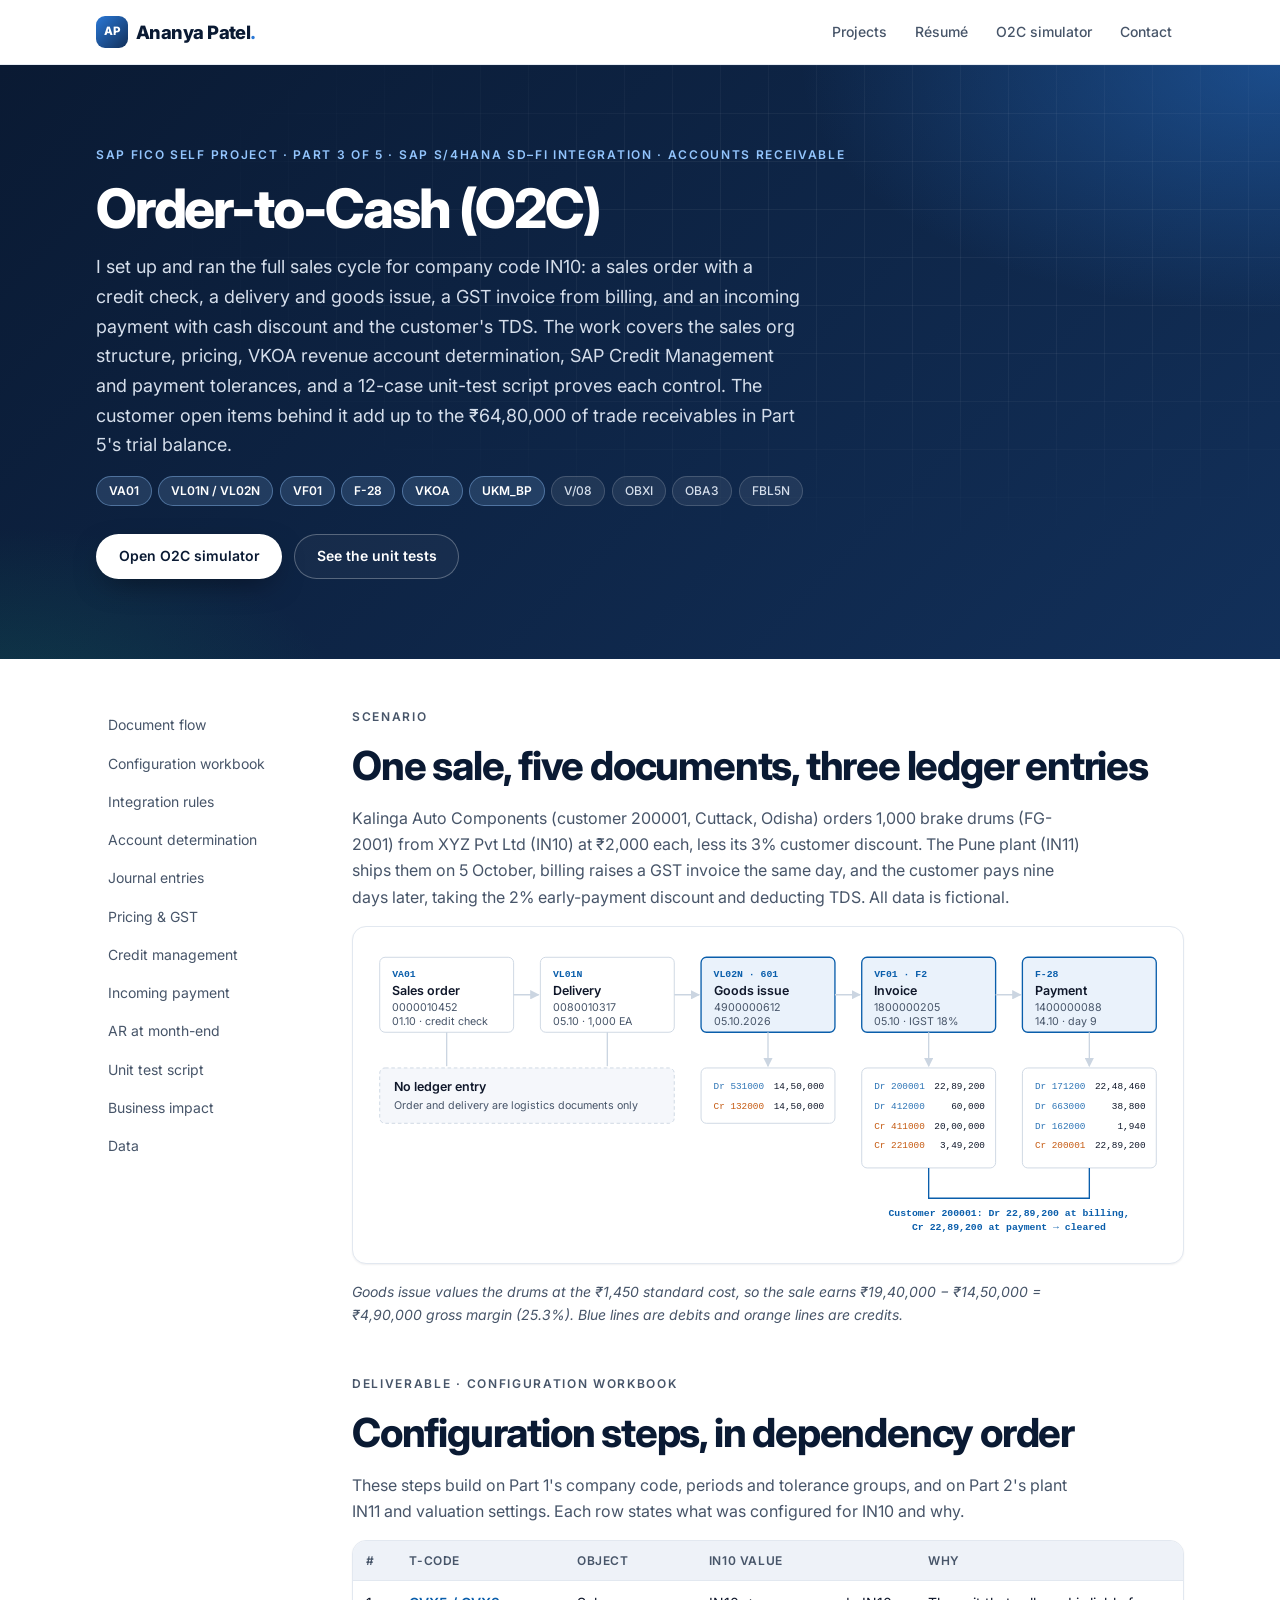
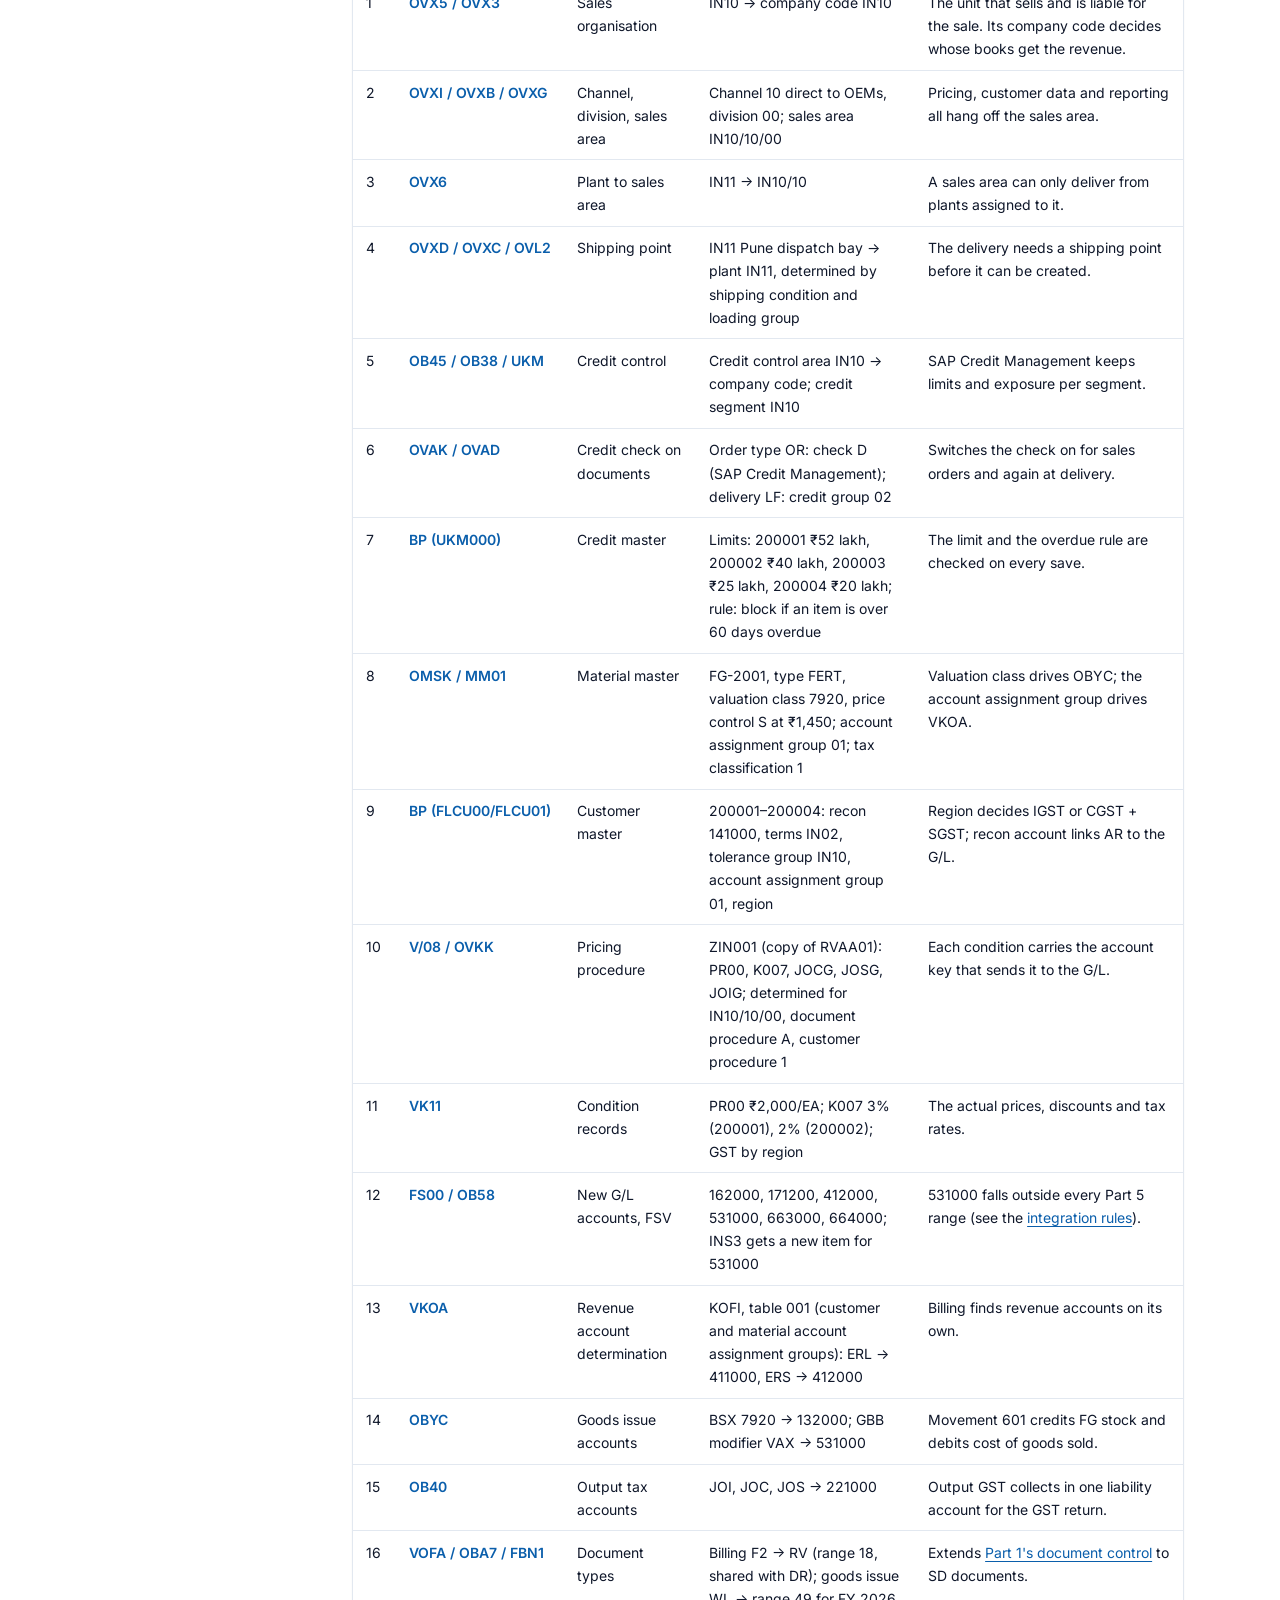
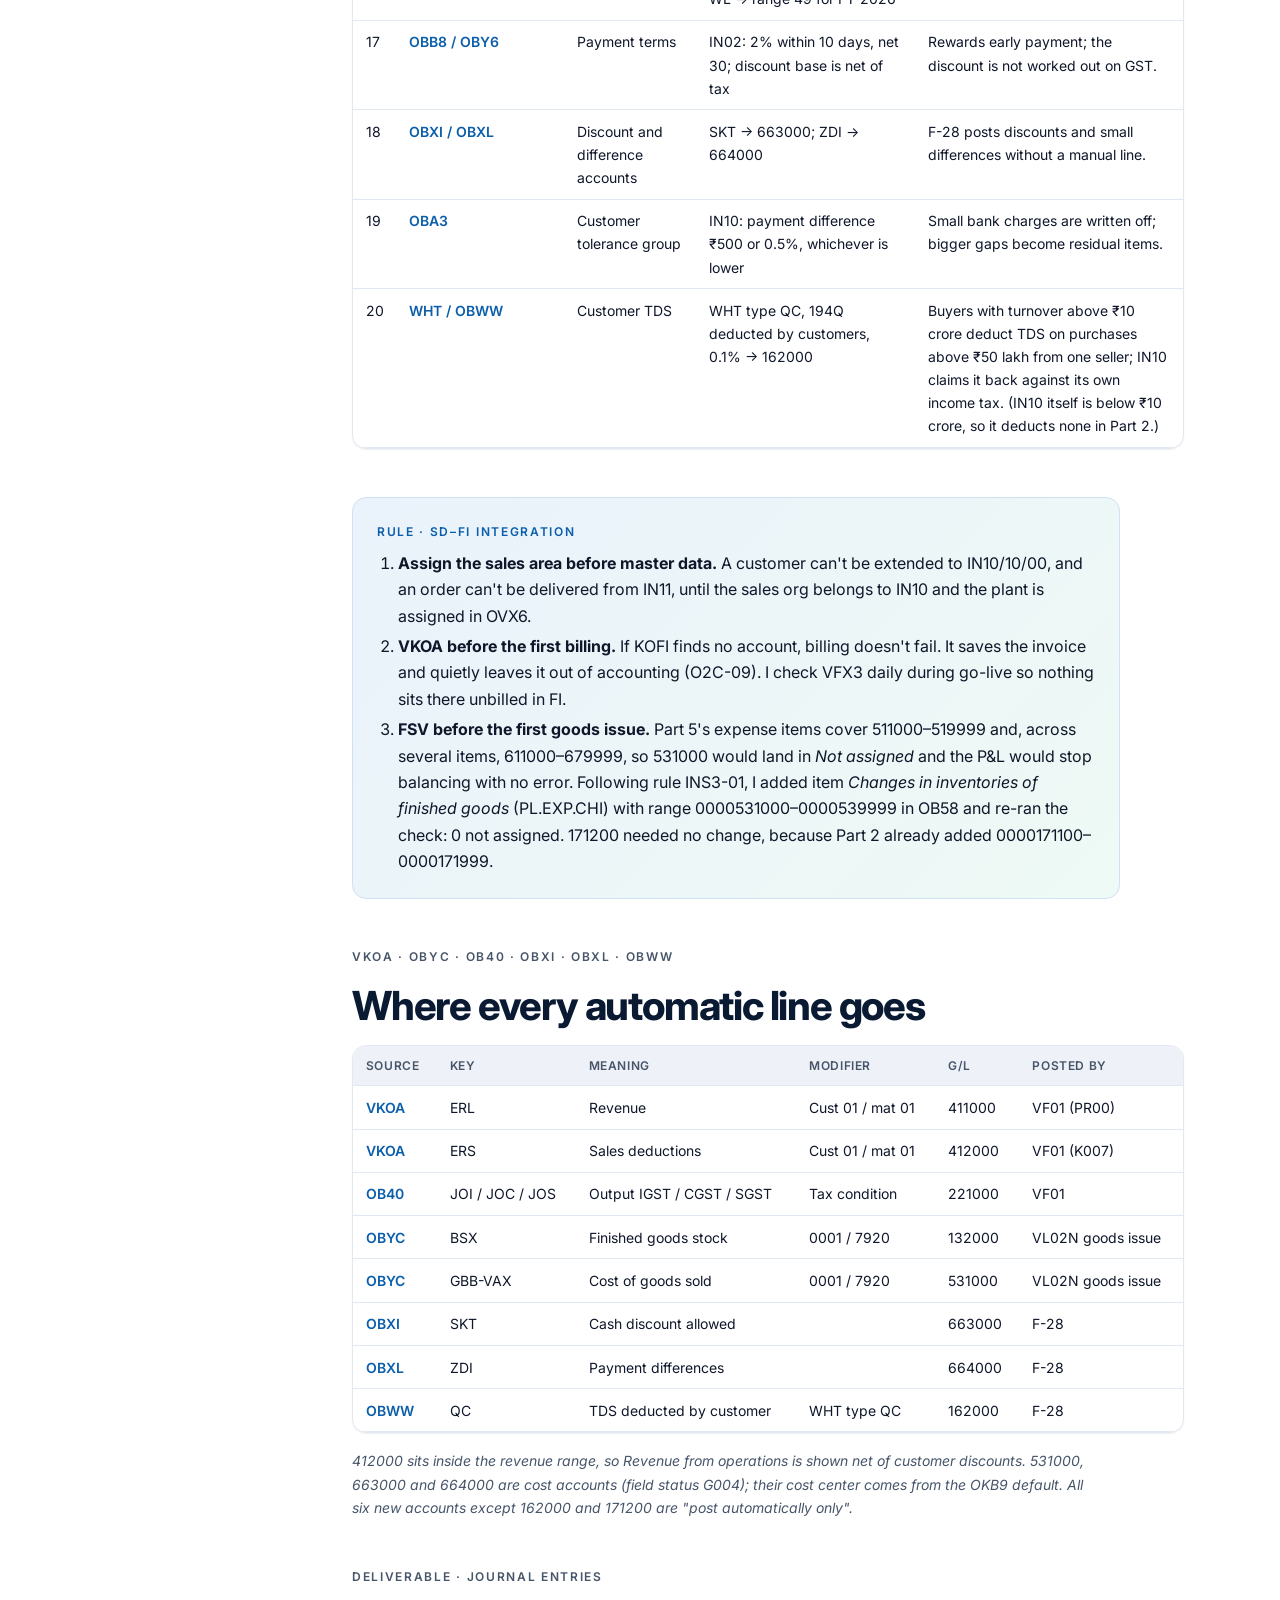
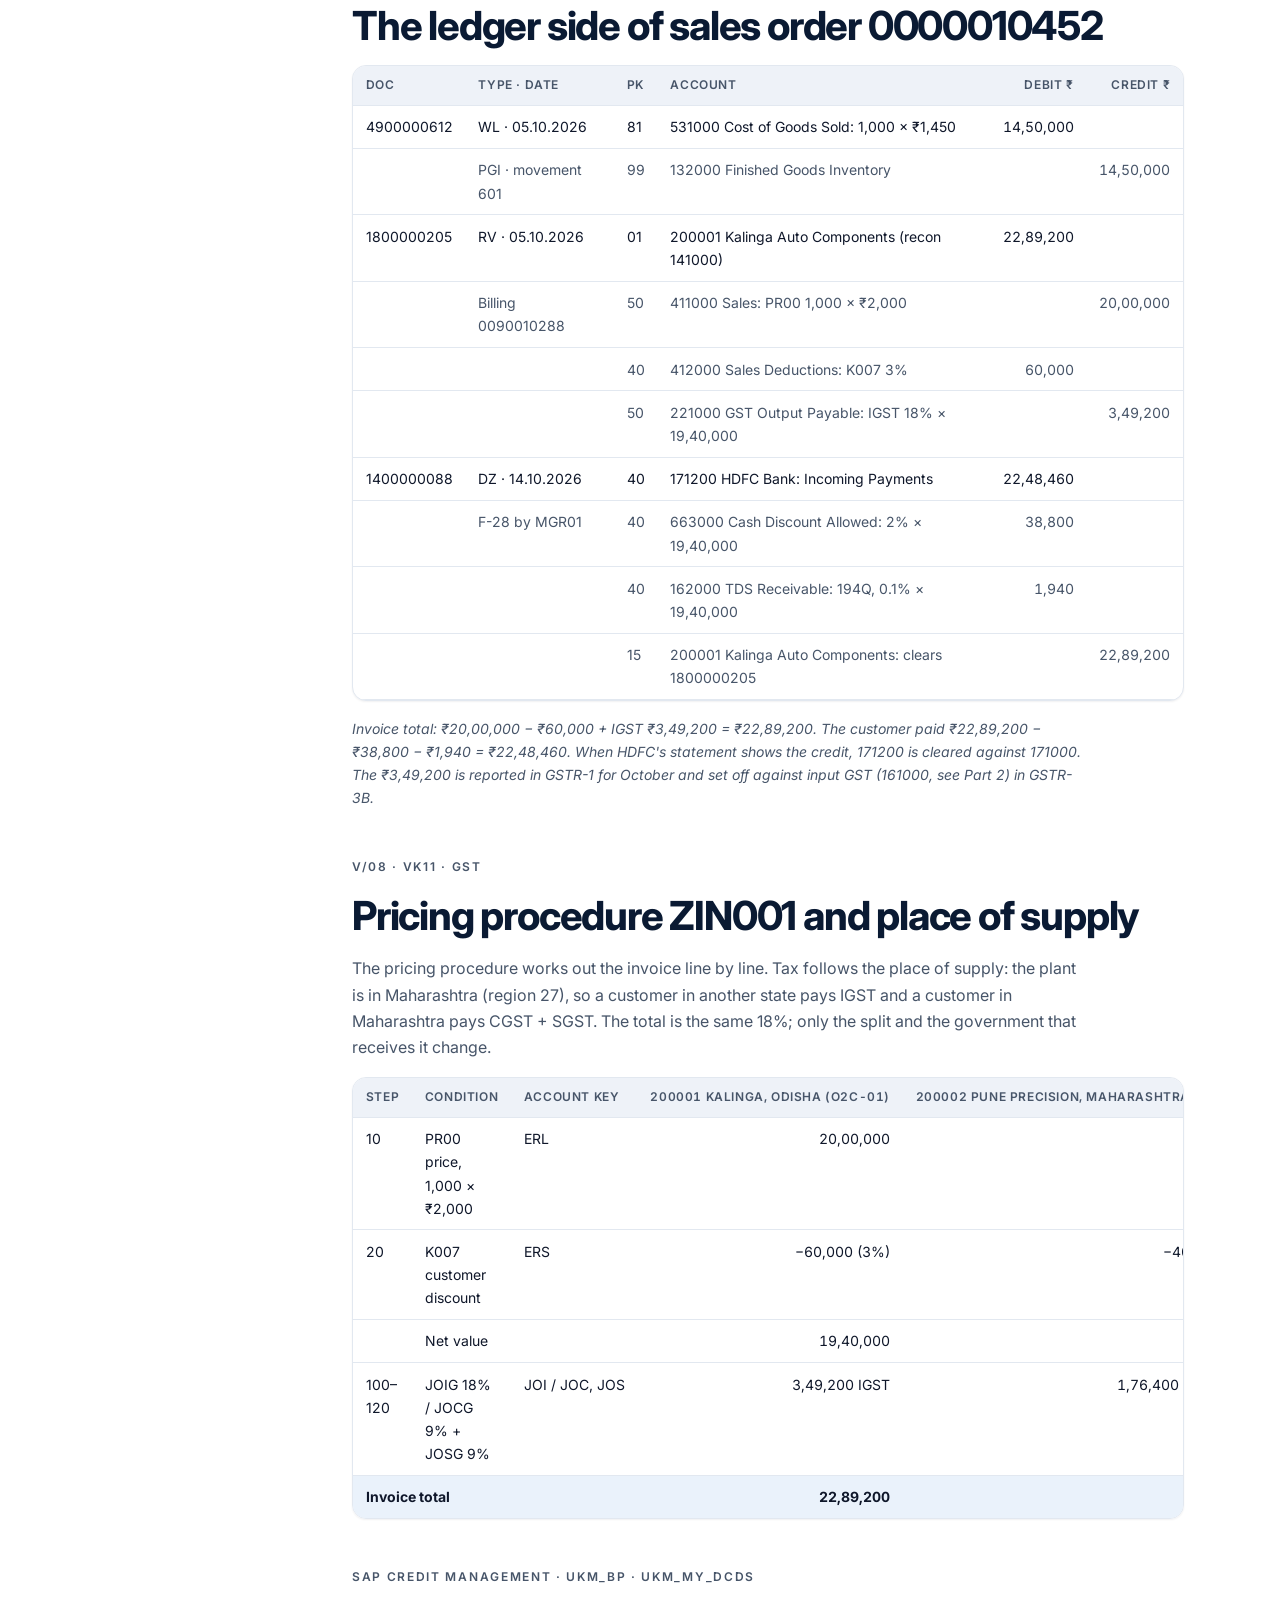
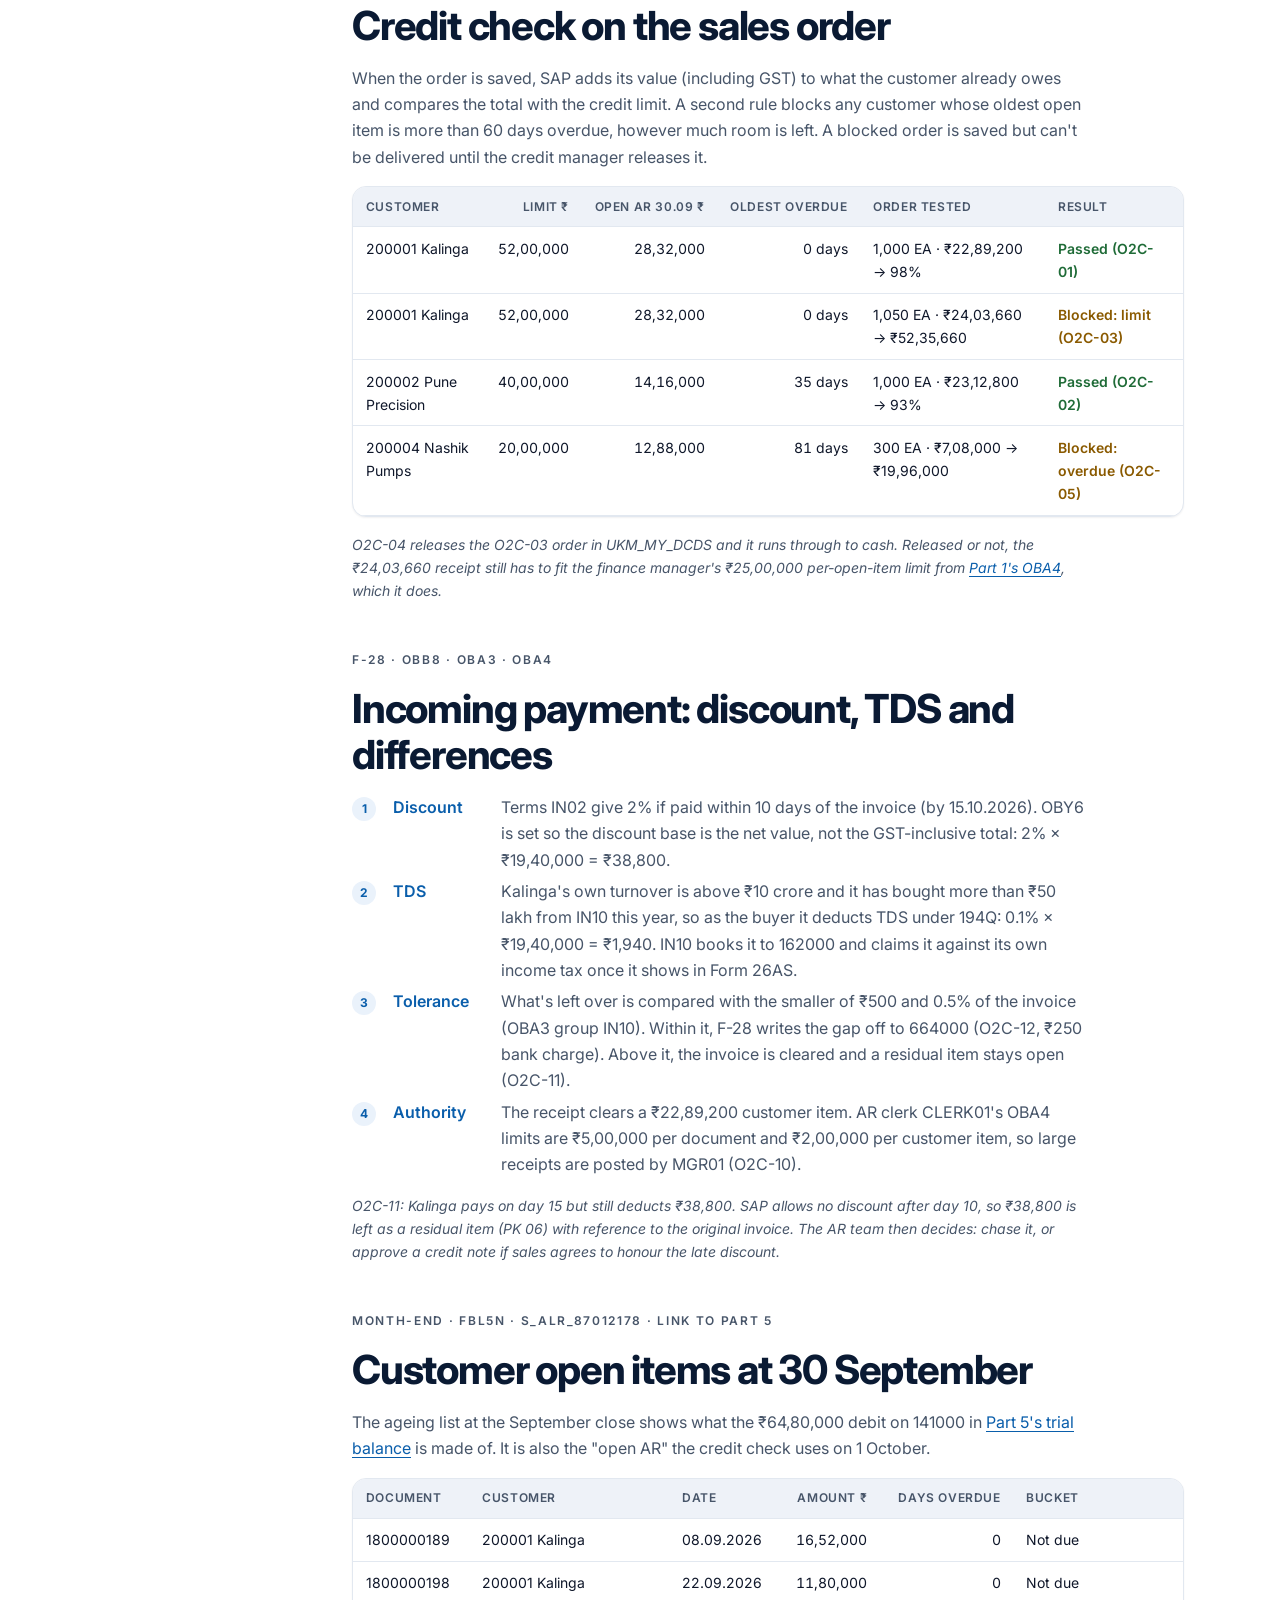
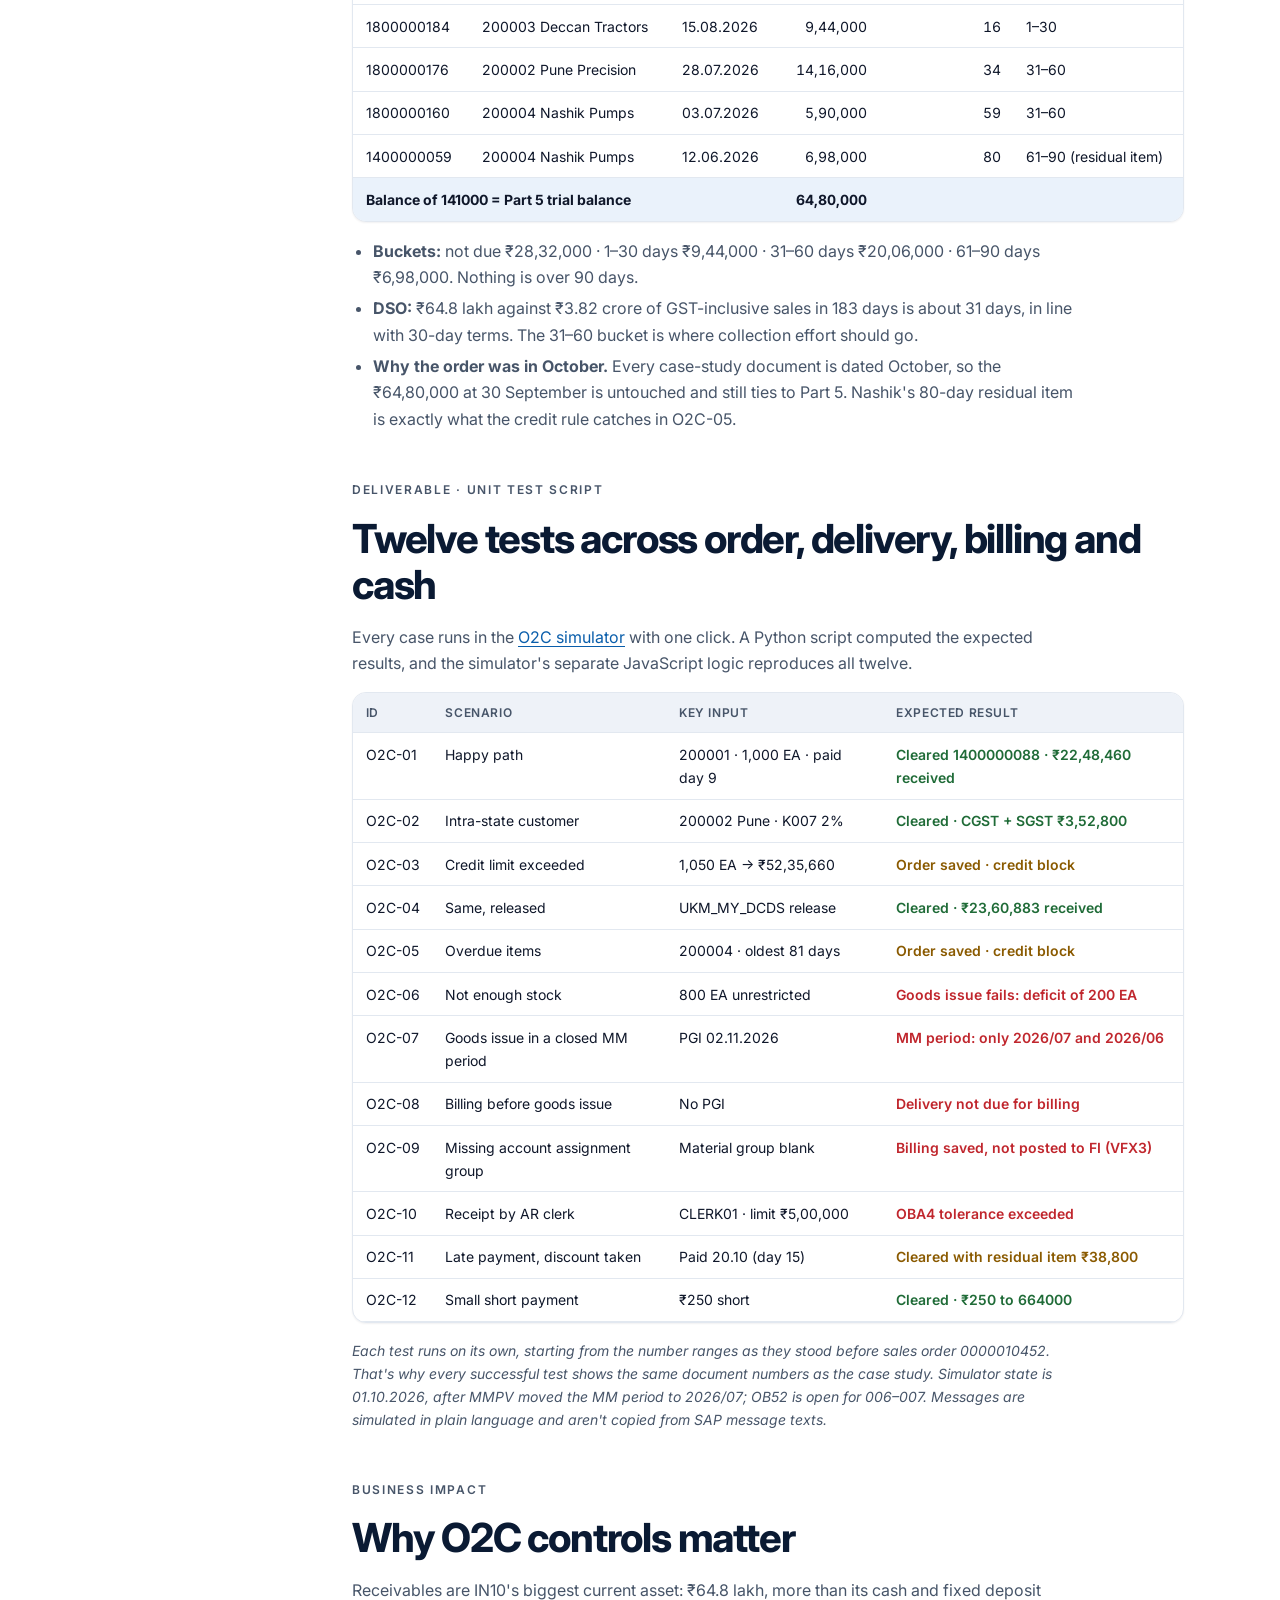
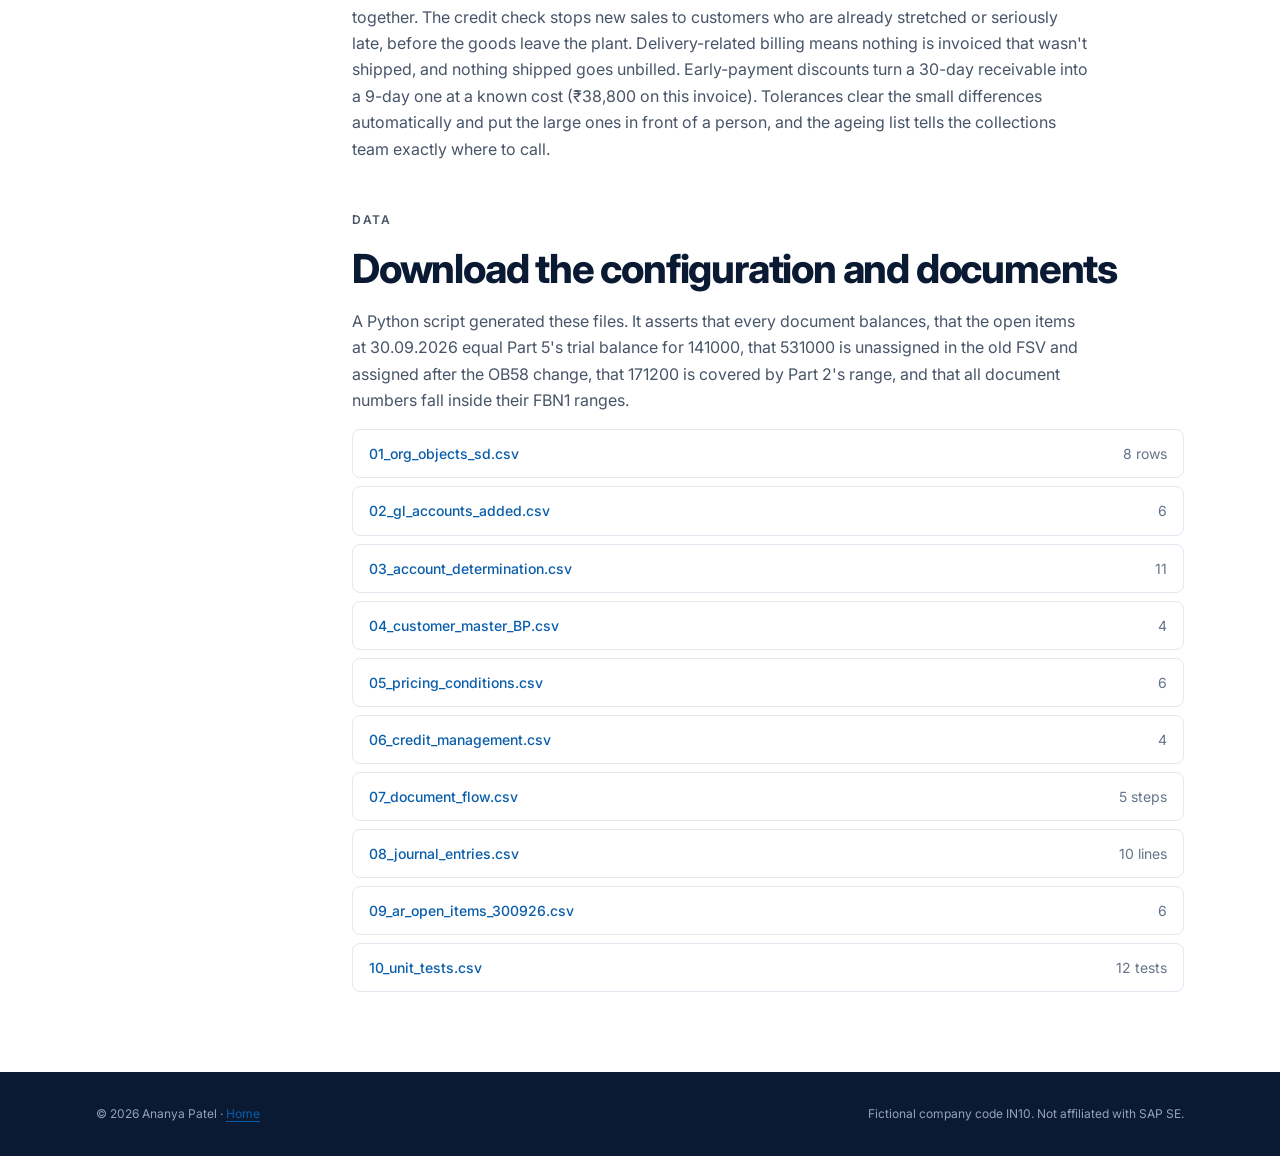
<file: projects/order-to-cash/index.html>
<!doctype html>
<html lang="en">
<head>
<meta charset="utf-8">
<meta name="viewport" content="width=device-width, initial-scale=1, viewport-fit=cover">
<title>Order-to-Cash · Ananya Patel</title>
<meta name="description" content="SAP S/4HANA case study: order-to-cash in company code IN10, from sales order to incoming payment, with credit management, GST pricing, VKOA revenue account determination, cash discount, customer TDS and a 12-case unit-test script.">
<link rel="stylesheet" href="https://fonts.googleapis.com/css2?family=Inter:wght@300;400;500;600;700;800&display=swap">
<link rel="stylesheet" href="../../assets/css/style.css">
<script src="../../assets/js/main.js"></script>
<style>
  :root { --warning-text: #8a5a00; }
  @media (prefers-color-scheme: dark) { :root:not([data-theme="light"]) { --warning-text: #fab219; } }
  :root[data-theme="dark"] { --warning-text: #fab219; }
  .flow { min-width: 720px; display: block; width: 100%; height: auto; }
  .flow .box { fill: var(--surface); stroke: var(--rule-strong); stroke-width: 1; }
  .flow .box.key { fill: var(--accent-wash); stroke: var(--accent); stroke-width: 1.5; }
  .flow .box.ref { fill: var(--surface-2); stroke: var(--rule-strong); stroke-dasharray: 4 3; }
  .flow .t1 { fill: var(--ink); font: 600 14px var(--f-body); }
  .flow .t2 { fill: var(--ink-2); font: 400 12px var(--f-body); }
  .flow .tc { fill: var(--accent); font: 600 11px var(--f-mono); }
  .flow .m { fill: var(--ink); font: 400 11.5px var(--f-mono); }
  .flow .m.dr { fill: var(--debit); } .flow .m.cr { fill: var(--credit); }
  .flow .edge { stroke: var(--rule-strong); stroke-width: 1.5; fill: none; }
  .flow .edge.key { stroke: var(--accent); }
  .flow .arrow { fill: var(--rule-strong); }
  .res-posted { color: var(--good-text); font-weight: 600; }
  .res-warn { color: var(--warning-text); font-weight: 600; }
  .res-error { color: var(--critical); font-weight: 600; }
  table.data tr.sub td { color: var(--ink-2); }
  .flow .m { font-size: 10.5px; }
</style>
</head>
<body>

<header class="site-header">
  <div class="wrap">
    <a class="brand" href="../../">Ananya Patel<span>.</span></a>
    <nav class="nav" aria-label="Main">
      <a href="../../#projects">Projects</a>
      <a href="../../resume.html" class="hide-sm">Résumé</a>
      <a href="simulator.html">O2C simulator</a>
      <a href="../../#contact" class="hide-sm">Contact</a>
    </nav>
  </div>
</header>

<main>
  <section class="cs-hero">
    <div class="wrap">
      <p class="eyebrow">SAP FICO self project · Part 3 of 5 · SAP S/4HANA SD–FI integration · Accounts Receivable</p>
      <h1>Order-to-Cash (O2C)</h1>
      <p class="muted prose" style="font-size:var(--t-lg)">I set up and ran the full sales cycle for company code IN10: a sales order with a credit check, a delivery and goods issue, a GST invoice from billing, and an incoming payment with cash discount and the customer's TDS. The work covers the sales org structure, pricing, VKOA revenue account determination, SAP Credit Management and payment tolerances, and a 12-case unit-test script proves each control. The customer open items behind it add up to the ₹64,80,000 of trade receivables in Part 5's trial balance.</p>
      <div class="cs-meta">
        <span class="chip strong">VA01</span><span class="chip strong">VL01N / VL02N</span><span class="chip strong">VF01</span><span class="chip strong">F-28</span>
        <span class="chip strong">VKOA</span><span class="chip strong">UKM_BP</span><span class="chip">V/08</span><span class="chip">OBXI</span><span class="chip">OBA3</span><span class="chip">FBL5N</span>
      </div>
      <div class="hero-actions">
        <a class="btn btn-primary" href="simulator.html">Open O2C simulator</a>
        <a class="btn btn-ghost" href="#tests">See the unit tests</a>
      </div>
    </div>
  </section>

  <div class="wrap cs-layout">
    <nav class="toc" aria-label="On this page">
      <a href="#flow">Document flow</a>
      <a href="#workbook">Configuration workbook</a>
      <a href="#order">Integration rules</a>
      <a href="#vkoa">Account determination</a>
      <a href="#postings">Journal entries</a>
      <a href="#pricing">Pricing &amp; GST</a>
      <a href="#credit">Credit management</a>
      <a href="#receipt">Incoming payment</a>
      <a href="#aging">AR at month-end</a>
      <a href="#tests">Unit test script</a>
      <a href="#business">Business impact</a>
      <a href="#data">Data</a>
    </nav>

    <article>
      <!-- ============================================================ -->
      <div class="cs-section" id="flow">
        <p class="eyebrow">Scenario</p>
        <h2>One sale, five documents, three ledger entries</h2>
        <p>Kalinga Auto Components (customer 200001, Cuttack, Odisha) orders 1,000 brake drums (FG-2001) from XYZ Pvt Ltd (IN10) at ₹2,000 each, less its 3% customer discount. The Pune plant (IN11) ships them on 5 October, billing raises a GST invoice the same day, and the customer pays nine days later, taking the 2% early-payment discount and deducting TDS. All data is fictional.</p>
        <div class="table-wrap" style="padding:var(--s-4)">
          <svg class="flow" viewBox="0 0 894 340" role="img" aria-labelledby="flow-title flow-desc">
            <title id="flow-title">Order-to-cash document flow for sales order 0000010452</title>
            <desc id="flow-desc">Sales order 0000010452 and delivery 0080010317 make no ledger entry. Goods issue debits cost of goods sold 531000 and credits finished goods 132000 for 14,50,000. The invoice 1800000205 debits the customer 22,89,200 and sales deductions 60,000, and credits sales 20,00,000 and output GST 3,49,200. The payment 1400000088 debits bank clearing 22,48,460, cash discount 38,800 and TDS receivable 1,940, and credits the customer 22,89,200, so the customer item is cleared.</desc>
            <defs><marker id="ah" viewBox="0 0 10 10" refX="9" refY="5" markerWidth="7" markerHeight="7" orient="auto-start-reverse"><path class="arrow" d="M0,0 L10,5 L0,10 z"/></marker></defs>

            <rect class="box" x="12" y="16" width="150" height="84" rx="6"/>
            <text class="tc" x="26" y="38">VA01</text>
            <text class="t1" x="26" y="58">Sales order</text>
            <text class="t2" x="26" y="76">0000010452</text>
            <text class="t2" x="26" y="92">01.10 · credit check</text>

            <path class="edge" d="M162 58 H190" marker-end="url(#ah)"/>
            <rect class="box" x="192" y="16" width="150" height="84" rx="6"/>
            <text class="tc" x="206" y="38">VL01N</text>
            <text class="t1" x="206" y="58">Delivery</text>
            <text class="t2" x="206" y="76">0080010317</text>
            <text class="t2" x="206" y="92">05.10 · 1,000 EA</text>

            <path class="edge" d="M342 58 H370" marker-end="url(#ah)"/>
            <rect class="box key" x="372" y="16" width="150" height="84" rx="6"/>
            <text class="tc" x="386" y="38">VL02N · 601</text>
            <text class="t1" x="386" y="58">Goods issue</text>
            <text class="t2" x="386" y="76">4900000612</text>
            <text class="t2" x="386" y="92">05.10.2026</text>

            <path class="edge" d="M522 58 H550" marker-end="url(#ah)"/>
            <rect class="box key" x="552" y="16" width="150" height="84" rx="6"/>
            <text class="tc" x="566" y="38">VF01 · F2</text>
            <text class="t1" x="566" y="58">Invoice</text>
            <text class="t2" x="566" y="76">1800000205</text>
            <text class="t2" x="566" y="92">05.10 · IGST 18%</text>

            <path class="edge" d="M702 58 H730" marker-end="url(#ah)"/>
            <rect class="box key" x="732" y="16" width="150" height="84" rx="6"/>
            <text class="tc" x="746" y="38">F-28</text>
            <text class="t1" x="746" y="58">Payment</text>
            <text class="t2" x="746" y="76">1400000088</text>
            <text class="t2" x="746" y="92">14.10 · day 9</text>

            <path class="edge" d="M87 100 V138"/><path class="edge" d="M267 100 V138"/>
            <rect class="box ref" x="12" y="140" width="330" height="62" rx="6"/>
            <text class="t1" x="28" y="166">No ledger entry</text>
            <text class="t2" x="28" y="186">Order and delivery are logistics documents only</text>

            <path class="edge" d="M447 100 V138" marker-end="url(#ah)"/>
            <rect class="box" x="372" y="140" width="150" height="62" rx="6"/>
            <text class="m dr" x="386" y="164">Dr 531000</text><text class="m" x="510" y="164" text-anchor="end">14,50,000</text>
            <text class="m cr" x="386" y="186">Cr 132000</text><text class="m" x="510" y="186" text-anchor="end">14,50,000</text>

            <path class="edge" d="M627 100 V138" marker-end="url(#ah)"/>
            <rect class="box" x="552" y="140" width="150" height="112" rx="6"/>
            <text class="m dr" x="566" y="164">Dr 200001</text><text class="m" x="690" y="164" text-anchor="end">22,89,200</text>
            <text class="m dr" x="566" y="186">Dr 412000</text><text class="m" x="690" y="186" text-anchor="end">60,000</text>
            <text class="m cr" x="566" y="208">Cr 411000</text><text class="m" x="690" y="208" text-anchor="end">20,00,000</text>
            <text class="m cr" x="566" y="230">Cr 221000</text><text class="m" x="690" y="230" text-anchor="end">3,49,200</text>

            <path class="edge" d="M807 100 V138" marker-end="url(#ah)"/>
            <rect class="box" x="732" y="140" width="150" height="112" rx="6"/>
            <text class="m dr" x="746" y="164">Dr 171200</text><text class="m" x="870" y="164" text-anchor="end">22,48,460</text>
            <text class="m dr" x="746" y="186">Dr 663000</text><text class="m" x="870" y="186" text-anchor="end">38,800</text>
            <text class="m dr" x="746" y="208">Dr 162000</text><text class="m" x="870" y="208" text-anchor="end">1,940</text>
            <text class="m cr" x="746" y="230">Cr 200001</text><text class="m" x="870" y="230" text-anchor="end">22,89,200</text>

            <path class="edge key" d="M627 252 V286 H807 V252"/>
            <text class="tc" x="717" y="306" text-anchor="middle">Customer 200001: Dr 22,89,200 at billing,</text>
            <text class="tc" x="717" y="322" text-anchor="middle">Cr 22,89,200 at payment → cleared</text>
          </svg>
        </div>
        <p class="note">Goods issue values the drums at the ₹1,450 standard cost, so the sale earns ₹19,40,000 − ₹14,50,000 = ₹4,90,000 gross margin (25.3%). Blue lines are debits and orange lines are credits.</p>
      </div>

      <!-- ============================================================ -->
      <div class="cs-section" id="workbook">
        <p class="eyebrow">Deliverable · configuration workbook</p>
        <h2>Configuration steps, in dependency order</h2>
        <p>These steps build on Part 1's company code, periods and tolerance groups, and on Part 2's plant IN11 and valuation settings. Each row states what was configured for IN10 and why.</p>
        <div class="table-wrap"><table class="data">
          <thead><tr><th>#</th><th>T-code</th><th>Object</th><th>IN10 value</th><th>Why</th></tr></thead>
          <tbody>
            <tr><td>1</td><td class="tc">OVX5 / OVX3</td><td>Sales organisation</td><td>IN10 → company code IN10</td><td>The unit that sells and is liable for the sale. Its company code decides whose books get the revenue.</td></tr>
            <tr><td>2</td><td class="tc">OVXI / OVXB / OVXG</td><td>Channel, division, sales area</td><td>Channel 10 direct to OEMs, division 00; sales area IN10/10/00</td><td>Pricing, customer data and reporting all hang off the sales area.</td></tr>
            <tr><td>3</td><td class="tc">OVX6</td><td>Plant to sales area</td><td>IN11 → IN10/10</td><td>A sales area can only deliver from plants assigned to it.</td></tr>
            <tr><td>4</td><td class="tc">OVXD / OVXC / OVL2</td><td>Shipping point</td><td>IN11 Pune dispatch bay → plant IN11, determined by shipping condition and loading group</td><td>The delivery needs a shipping point before it can be created.</td></tr>
            <tr><td>5</td><td class="tc">OB45 / OB38 / UKM</td><td>Credit control</td><td>Credit control area IN10 → company code; credit segment IN10</td><td>SAP Credit Management keeps limits and exposure per segment.</td></tr>
            <tr><td>6</td><td class="tc">OVAK / OVAD</td><td>Credit check on documents</td><td>Order type OR: check D (SAP Credit Management); delivery LF: credit group 02</td><td>Switches the check on for sales orders and again at delivery.</td></tr>
            <tr><td>7</td><td class="tc">BP (UKM000)</td><td>Credit master</td><td>Limits: 200001 ₹52 lakh, 200002 ₹40 lakh, 200003 ₹25 lakh, 200004 ₹20 lakh; rule: block if an item is over 60 days overdue</td><td>The limit and the overdue rule are checked on every save.</td></tr>
            <tr><td>8</td><td class="tc">OMSK / MM01</td><td>Material master</td><td>FG-2001, type FERT, valuation class 7920, price control S at ₹1,450; account assignment group 01; tax classification 1</td><td>Valuation class drives OBYC; the account assignment group drives VKOA.</td></tr>
            <tr><td>9</td><td class="tc">BP (FLCU00/FLCU01)</td><td>Customer master</td><td>200001–200004: recon 141000, terms IN02, tolerance group IN10, account assignment group 01, region</td><td>Region decides IGST or CGST + SGST; recon account links AR to the G/L.</td></tr>
            <tr><td>10</td><td class="tc">V/08 / OVKK</td><td>Pricing procedure</td><td>ZIN001 (copy of RVAA01): PR00, K007, JOCG, JOSG, JOIG; determined for IN10/10/00, document procedure A, customer procedure 1</td><td>Each condition carries the account key that sends it to the G/L.</td></tr>
            <tr><td>11</td><td class="tc">VK11</td><td>Condition records</td><td>PR00 ₹2,000/EA; K007 3% (200001), 2% (200002); GST by region</td><td>The actual prices, discounts and tax rates.</td></tr>
            <tr><td>12</td><td class="tc">FS00 / OB58</td><td>New G/L accounts, FSV</td><td>162000, 171200, 412000, 531000, 663000, 664000; INS3 gets a new item for 531000</td><td>531000 falls outside every Part 5 range (see the <a href="#order">integration rules</a>).</td></tr>
            <tr><td>13</td><td class="tc">VKOA</td><td>Revenue account determination</td><td>KOFI, table 001 (customer and material account assignment groups): ERL → 411000, ERS → 412000</td><td>Billing finds revenue accounts on its own.</td></tr>
            <tr><td>14</td><td class="tc">OBYC</td><td>Goods issue accounts</td><td>BSX 7920 → 132000; GBB modifier VAX → 531000</td><td>Movement 601 credits FG stock and debits cost of goods sold.</td></tr>
            <tr><td>15</td><td class="tc">OB40</td><td>Output tax accounts</td><td>JOI, JOC, JOS → 221000</td><td>Output GST collects in one liability account for the GST return.</td></tr>
            <tr><td>16</td><td class="tc">VOFA / OBA7 / FBN1</td><td>Document types</td><td>Billing F2 → RV (range 18, shared with DR); goods issue WL → range 49 for FY 2026</td><td>Extends <a href="../fi-enterprise-structure/#documents">Part 1's document control</a> to SD documents.</td></tr>
            <tr><td>17</td><td class="tc">OBB8 / OBY6</td><td>Payment terms</td><td>IN02: 2% within 10 days, net 30; discount base is net of tax</td><td>Rewards early payment; the discount is not worked out on GST.</td></tr>
            <tr><td>18</td><td class="tc">OBXI / OBXL</td><td>Discount and difference accounts</td><td>SKT → 663000; ZDI → 664000</td><td>F-28 posts discounts and small differences without a manual line.</td></tr>
            <tr><td>19</td><td class="tc">OBA3</td><td>Customer tolerance group</td><td>IN10: payment difference ₹500 or 0.5%, whichever is lower</td><td>Small bank charges are written off; bigger gaps become residual items.</td></tr>
            <tr><td>20</td><td class="tc">WHT / OBWW</td><td>Customer TDS</td><td>WHT type QC, 194Q deducted by customers, 0.1% → 162000</td><td>Buyers with turnover above ₹10 crore deduct TDS on purchases above ₹50 lakh from one seller; IN10 claims it back against its own income tax. (IN10 itself is below ₹10 crore, so it deducts none in Part 2.)</td></tr>
          </tbody>
        </table></div>
      </div>

      <!-- ============================================================ -->
      <div class="cs-section" id="order">
        <div class="callout">
          <p class="eyebrow">Rule · SD–FI integration</p>
          <ol>
            <li><b>Assign the sales area before master data.</b> A customer can't be extended to IN10/10/00, and an order can't be delivered from IN11, until the sales org belongs to IN10 and the plant is assigned in OVX6.</li>
            <li><b>VKOA before the first billing.</b> If KOFI finds no account, billing doesn't fail. It saves the invoice and quietly leaves it out of accounting (O2C-09). I check VFX3 daily during go-live so nothing sits there unbilled in FI.</li>
            <li><b>FSV before the first goods issue.</b> Part 5's expense items cover 511000–519999 and, across several items, 611000–679999, so 531000 would land in <i>Not assigned</i> and the P&amp;L would stop balancing with no error. Following rule INS3-01, I added item <i>Changes in inventories of finished goods</i> (PL.EXP.CHI) with range 0000531000–0000539999 in OB58 and re-ran the check: 0 not assigned. 171200 needed no change, because Part 2 already added 0000171100–0000171999.</li>
          </ol>
        </div>
      </div>

      <!-- ============================================================ -->
      <div class="cs-section" id="vkoa">
        <p class="eyebrow">VKOA · OBYC · OB40 · OBXI · OBXL · OBWW</p>
        <h2>Where every automatic line goes</h2>
        <div class="table-wrap"><table class="data">
          <thead><tr><th>Source</th><th>Key</th><th>Meaning</th><th>Modifier</th><th>G/L</th><th>Posted by</th></tr></thead>
          <tbody>
            <tr><td class="tc">VKOA</td><td class="acct">ERL</td><td>Revenue</td><td>Cust 01 / mat 01</td><td class="acct">411000</td><td>VF01 (PR00)</td></tr>
            <tr><td class="tc">VKOA</td><td class="acct">ERS</td><td>Sales deductions</td><td>Cust 01 / mat 01</td><td class="acct">412000</td><td>VF01 (K007)</td></tr>
            <tr><td class="tc">OB40</td><td class="acct">JOI / JOC / JOS</td><td>Output IGST / CGST / SGST</td><td>Tax condition</td><td class="acct">221000</td><td>VF01</td></tr>
            <tr><td class="tc">OBYC</td><td class="acct">BSX</td><td>Finished goods stock</td><td class="acct">0001 / 7920</td><td class="acct">132000</td><td>VL02N goods issue</td></tr>
            <tr><td class="tc">OBYC</td><td class="acct">GBB-VAX</td><td>Cost of goods sold</td><td class="acct">0001 / 7920</td><td class="acct">531000</td><td>VL02N goods issue</td></tr>
            <tr><td class="tc">OBXI</td><td class="acct">SKT</td><td>Cash discount allowed</td><td></td><td class="acct">663000</td><td>F-28</td></tr>
            <tr><td class="tc">OBXL</td><td class="acct">ZDI</td><td>Payment differences</td><td></td><td class="acct">664000</td><td>F-28</td></tr>
            <tr><td class="tc">OBWW</td><td class="acct">QC</td><td>TDS deducted by customer</td><td>WHT type QC</td><td class="acct">162000</td><td>F-28</td></tr>
          </tbody>
        </table></div>
        <p class="note">412000 sits inside the revenue range, so Revenue from operations is shown net of customer discounts. 531000, 663000 and 664000 are cost accounts (field status G004); their cost center comes from the OKB9 default. All six new accounts except 162000 and 171200 are "post automatically only".</p>
      </div>

      <!-- ============================================================ -->
      <div class="cs-section" id="postings">
        <p class="eyebrow">Deliverable · journal entries</p>
        <h2>The ledger side of sales order 0000010452</h2>
        <div class="table-wrap"><table class="data">
          <thead><tr><th>Doc</th><th>Type · date</th><th>PK</th><th>Account</th><th class="num">Debit ₹</th><th class="num">Credit ₹</th></tr></thead>
          <tbody>
            <tr><td class="acct">4900000612</td><td>WL · 05.10.2026</td><td class="acct">81</td><td><span class="acct">531000</span> Cost of Goods Sold: 1,000 × ₹1,450</td><td class="num acct">14,50,000</td><td></td></tr>
            <tr class="sub"><td></td><td>PGI · movement 601</td><td class="acct">99</td><td><span class="acct">132000</span> Finished Goods Inventory</td><td></td><td class="num acct">14,50,000</td></tr>
            <tr><td class="acct">1800000205</td><td>RV · 05.10.2026</td><td class="acct">01</td><td><span class="acct">200001</span> Kalinga Auto Components (recon 141000)</td><td class="num acct">22,89,200</td><td></td></tr>
            <tr class="sub"><td></td><td>Billing 0090010288</td><td class="acct">50</td><td><span class="acct">411000</span> Sales: PR00 1,000 × ₹2,000</td><td></td><td class="num acct">20,00,000</td></tr>
            <tr class="sub"><td></td><td></td><td class="acct">40</td><td><span class="acct">412000</span> Sales Deductions: K007 3%</td><td class="num acct">60,000</td><td></td></tr>
            <tr class="sub"><td></td><td></td><td class="acct">50</td><td><span class="acct">221000</span> GST Output Payable: IGST 18% × 19,40,000</td><td></td><td class="num acct">3,49,200</td></tr>
            <tr><td class="acct">1400000088</td><td>DZ · 14.10.2026</td><td class="acct">40</td><td><span class="acct">171200</span> HDFC Bank: Incoming Payments</td><td class="num acct">22,48,460</td><td></td></tr>
            <tr class="sub"><td></td><td>F-28 by MGR01</td><td class="acct">40</td><td><span class="acct">663000</span> Cash Discount Allowed: 2% × 19,40,000</td><td class="num acct">38,800</td><td></td></tr>
            <tr class="sub"><td></td><td></td><td class="acct">40</td><td><span class="acct">162000</span> TDS Receivable: 194Q, 0.1% × 19,40,000</td><td class="num acct">1,940</td><td></td></tr>
            <tr class="sub"><td></td><td></td><td class="acct">15</td><td><span class="acct">200001</span> Kalinga Auto Components: clears 1800000205</td><td></td><td class="num acct">22,89,200</td></tr>
          </tbody>
        </table></div>
        <p class="note">Invoice total: ₹20,00,000 − ₹60,000 + IGST ₹3,49,200 = ₹22,89,200. The customer paid ₹22,89,200 − ₹38,800 − ₹1,940 = ₹22,48,460. When HDFC's statement shows the credit, 171200 is cleared against 171000. The ₹3,49,200 is reported in GSTR-1 for October and set off against input GST (161000, see Part 2) in GSTR-3B.</p>
      </div>

      <!-- ============================================================ -->
      <div class="cs-section" id="pricing">
        <p class="eyebrow">V/08 · VK11 · GST</p>
        <h2>Pricing procedure ZIN001 and place of supply</h2>
        <p>The pricing procedure works out the invoice line by line. Tax follows the place of supply: the plant is in Maharashtra (region 27), so a customer in another state pays IGST and a customer in Maharashtra pays CGST + SGST. The total is the same 18%; only the split and the government that receives it change.</p>
        <div class="table-wrap"><table class="data">
          <thead><tr><th>Step</th><th>Condition</th><th>Account key</th><th class="num">200001 Kalinga, Odisha (O2C-01)</th><th class="num">200002 Pune Precision, Maharashtra (O2C-02)</th></tr></thead>
          <tbody>
            <tr><td>10</td><td>PR00 price, 1,000 × ₹2,000</td><td class="acct">ERL</td><td class="num acct">20,00,000</td><td class="num acct">20,00,000</td></tr>
            <tr><td>20</td><td>K007 customer discount</td><td class="acct">ERS</td><td class="num acct">−60,000 (3%)</td><td class="num acct">−40,000 (2%)</td></tr>
            <tr><td></td><td>Net value</td><td></td><td class="num acct">19,40,000</td><td class="num acct">19,60,000</td></tr>
            <tr><td>100–120</td><td>JOIG 18% / JOCG 9% + JOSG 9%</td><td class="acct">JOI / JOC, JOS</td><td class="num acct">3,49,200 IGST</td><td class="num acct">1,76,400 + 1,76,400</td></tr>
          </tbody>
          <tfoot><tr><td colspan="3">Invoice total</td><td class="num acct">22,89,200</td><td class="num acct">23,12,800</td></tr></tfoot>
        </table></div>
      </div>

      <!-- ============================================================ -->
      <div class="cs-section" id="credit">
        <p class="eyebrow">SAP Credit Management · UKM_BP · UKM_MY_DCDS</p>
        <h2>Credit check on the sales order</h2>
        <p>When the order is saved, SAP adds its value (including GST) to what the customer already owes and compares the total with the credit limit. A second rule blocks any customer whose oldest open item is more than 60 days overdue, however much room is left. A blocked order is saved but can't be delivered until the credit manager releases it.</p>
        <div class="table-wrap"><table class="data">
          <thead><tr><th>Customer</th><th class="num">Limit ₹</th><th class="num">Open AR 30.09 ₹</th><th class="num">Oldest overdue</th><th>Order tested</th><th>Result</th></tr></thead>
          <tbody>
            <tr><td>200001 Kalinga</td><td class="num acct">52,00,000</td><td class="num acct">28,32,000</td><td class="num">0 days</td><td>1,000 EA · ₹22,89,200 → 98%</td><td class="res-posted">Passed (O2C-01)</td></tr>
            <tr><td>200001 Kalinga</td><td class="num acct">52,00,000</td><td class="num acct">28,32,000</td><td class="num">0 days</td><td>1,050 EA · ₹24,03,660 → ₹52,35,660</td><td class="res-warn">Blocked: limit (O2C-03)</td></tr>
            <tr><td>200002 Pune Precision</td><td class="num acct">40,00,000</td><td class="num acct">14,16,000</td><td class="num">35 days</td><td>1,000 EA · ₹23,12,800 → 93%</td><td class="res-posted">Passed (O2C-02)</td></tr>
            <tr><td>200004 Nashik Pumps</td><td class="num acct">20,00,000</td><td class="num acct">12,88,000</td><td class="num">81 days</td><td>300 EA · ₹7,08,000 → ₹19,96,000</td><td class="res-warn">Blocked: overdue (O2C-05)</td></tr>
          </tbody>
        </table></div>
        <p class="note">O2C-04 releases the O2C-03 order in UKM_MY_DCDS and it runs through to cash. Released or not, the ₹24,03,660 receipt still has to fit the finance manager's ₹25,00,000 per-open-item limit from <a href="../fi-enterprise-structure/#tolerance">Part 1's OBA4</a>, which it does.</p>
      </div>

      <!-- ============================================================ -->
      <div class="cs-section" id="receipt">
        <p class="eyebrow">F-28 · OBB8 · OBA3 · OBA4</p>
        <h2>Incoming payment: discount, TDS and differences</h2>
        <ol class="steps">
          <li><span class="tc">Discount</span><span>Terms IN02 give 2% if paid within 10 days of the invoice (by 15.10.2026). OBY6 is set so the discount base is the net value, not the GST-inclusive total: 2% × ₹19,40,000 = ₹38,800.</span></li>
          <li><span class="tc">TDS</span><span>Kalinga's own turnover is above ₹10 crore and it has bought more than ₹50 lakh from IN10 this year, so as the buyer it deducts TDS under 194Q: 0.1% × ₹19,40,000 = ₹1,940. IN10 books it to 162000 and claims it against its own income tax once it shows in Form 26AS.</span></li>
          <li><span class="tc">Tolerance</span><span>What's left over is compared with the smaller of ₹500 and 0.5% of the invoice (OBA3 group IN10). Within it, F-28 writes the gap off to 664000 (O2C-12, ₹250 bank charge). Above it, the invoice is cleared and a residual item stays open (O2C-11).</span></li>
          <li><span class="tc">Authority</span><span>The receipt clears a ₹22,89,200 customer item. AR clerk CLERK01's OBA4 limits are ₹5,00,000 per document and ₹2,00,000 per customer item, so large receipts are posted by MGR01 (O2C-10).</span></li>
        </ol>
        <p class="note">O2C-11: Kalinga pays on day 15 but still deducts ₹38,800. SAP allows no discount after day 10, so ₹38,800 is left as a residual item (PK 06) with reference to the original invoice. The AR team then decides: chase it, or approve a credit note if sales agrees to honour the late discount.</p>
      </div>

      <!-- ============================================================ -->
      <div class="cs-section" id="aging">
        <p class="eyebrow">Month-end · FBL5N · S_ALR_87012178 · link to Part 5</p>
        <h2>Customer open items at 30 September</h2>
        <p>The ageing list at the September close shows what the ₹64,80,000 debit on 141000 in <a href="../fsv-month-end-close/#data">Part 5's trial balance</a> is made of. It is also the "open AR" the credit check uses on 1 October.</p>
        <div class="table-wrap"><table class="data">
          <thead><tr><th>Document</th><th>Customer</th><th>Date</th><th class="num">Amount ₹</th><th class="num">Days overdue</th><th>Bucket</th></tr></thead>
          <tbody>
            <tr><td class="acct">1800000189</td><td>200001 Kalinga</td><td>08.09.2026</td><td class="num acct">16,52,000</td><td class="num">0</td><td>Not due</td></tr>
            <tr><td class="acct">1800000198</td><td>200001 Kalinga</td><td>22.09.2026</td><td class="num acct">11,80,000</td><td class="num">0</td><td>Not due</td></tr>
            <tr><td class="acct">1800000184</td><td>200003 Deccan Tractors</td><td>15.08.2026</td><td class="num acct">9,44,000</td><td class="num">16</td><td>1–30</td></tr>
            <tr><td class="acct">1800000176</td><td>200002 Pune Precision</td><td>28.07.2026</td><td class="num acct">14,16,000</td><td class="num">34</td><td>31–60</td></tr>
            <tr><td class="acct">1800000160</td><td>200004 Nashik Pumps</td><td>03.07.2026</td><td class="num acct">5,90,000</td><td class="num">59</td><td>31–60</td></tr>
            <tr><td class="acct">1400000059</td><td>200004 Nashik Pumps</td><td>12.06.2026</td><td class="num acct">6,98,000</td><td class="num">80</td><td>61–90 (residual item)</td></tr>
          </tbody>
          <tfoot><tr><td colspan="3">Balance of 141000 = Part 5 trial balance</td><td class="num acct">64,80,000</td><td colspan="2"></td></tr></tfoot>
        </table></div>
        <ul>
          <li><b>Buckets:</b> not due ₹28,32,000 · 1–30 days ₹9,44,000 · 31–60 days ₹20,06,000 · 61–90 days ₹6,98,000. Nothing is over 90 days.</li>
          <li><b>DSO:</b> ₹64.8 lakh against ₹3.82 crore of GST-inclusive sales in 183 days is about 31 days, in line with 30-day terms. The 31–60 bucket is where collection effort should go.</li>
          <li><b>Why the order was in October.</b> Every case-study document is dated October, so the ₹64,80,000 at 30 September is untouched and still ties to Part 5. Nashik's 80-day residual item is exactly what the credit rule catches in O2C-05.</li>
        </ul>
      </div>

      <!-- ============================================================ -->
      <div class="cs-section" id="tests">
        <p class="eyebrow">Deliverable · unit test script</p>
        <h2>Twelve tests across order, delivery, billing and cash</h2>
        <p>Every case runs in the <a href="simulator.html">O2C simulator</a> with one click. A Python script computed the expected results, and the simulator's separate JavaScript logic reproduces all twelve.</p>
        <div class="table-wrap"><table class="data">
          <thead><tr><th>ID</th><th>Scenario</th><th>Key input</th><th>Expected result</th></tr></thead>
          <tbody>
            <tr><td class="acct">O2C-01</td><td>Happy path</td><td>200001 · 1,000 EA · paid day 9</td><td class="res-posted">Cleared 1400000088 · ₹22,48,460 received</td></tr>
            <tr><td class="acct">O2C-02</td><td>Intra-state customer</td><td>200002 Pune · K007 2%</td><td class="res-posted">Cleared · CGST + SGST ₹3,52,800</td></tr>
            <tr><td class="acct">O2C-03</td><td>Credit limit exceeded</td><td>1,050 EA → ₹52,35,660</td><td class="res-warn">Order saved · credit block</td></tr>
            <tr><td class="acct">O2C-04</td><td>Same, released</td><td>UKM_MY_DCDS release</td><td class="res-posted">Cleared · ₹23,60,883 received</td></tr>
            <tr><td class="acct">O2C-05</td><td>Overdue items</td><td>200004 · oldest 81 days</td><td class="res-warn">Order saved · credit block</td></tr>
            <tr><td class="acct">O2C-06</td><td>Not enough stock</td><td>800 EA unrestricted</td><td class="res-error">Goods issue fails: deficit of 200 EA</td></tr>
            <tr><td class="acct">O2C-07</td><td>Goods issue in a closed MM period</td><td>PGI 02.11.2026</td><td class="res-error">MM period: only 2026/07 and 2026/06</td></tr>
            <tr><td class="acct">O2C-08</td><td>Billing before goods issue</td><td>No PGI</td><td class="res-error">Delivery not due for billing</td></tr>
            <tr><td class="acct">O2C-09</td><td>Missing account assignment group</td><td>Material group blank</td><td class="res-error">Billing saved, not posted to FI (VFX3)</td></tr>
            <tr><td class="acct">O2C-10</td><td>Receipt by AR clerk</td><td>CLERK01 · limit ₹5,00,000</td><td class="res-error">OBA4 tolerance exceeded</td></tr>
            <tr><td class="acct">O2C-11</td><td>Late payment, discount taken</td><td>Paid 20.10 (day 15)</td><td class="res-warn">Cleared with residual item ₹38,800</td></tr>
            <tr><td class="acct">O2C-12</td><td>Small short payment</td><td>₹250 short</td><td class="res-posted">Cleared · ₹250 to 664000</td></tr>
          </tbody>
        </table></div>
        <p class="note">Each test runs on its own, starting from the number ranges as they stood before sales order 0000010452. That's why every successful test shows the same document numbers as the case study. Simulator state is 01.10.2026, after MMPV moved the MM period to 2026/07; OB52 is open for 006–007. Messages are simulated in plain language and aren't copied from SAP message texts.</p>
      </div>

      <!-- ============================================================ -->
      <div class="cs-section" id="business">
        <p class="eyebrow">Business impact</p>
        <h2>Why O2C controls matter</h2>
        <p>Receivables are IN10's biggest current asset: ₹64.8 lakh, more than its cash and fixed deposit together. The credit check stops new sales to customers who are already stretched or seriously late, before the goods leave the plant. Delivery-related billing means nothing is invoiced that wasn't shipped, and nothing shipped goes unbilled. Early-payment discounts turn a 30-day receivable into a 9-day one at a known cost (₹38,800 on this invoice). Tolerances clear the small differences automatically and put the large ones in front of a person, and the ageing list tells the collections team exactly where to call.</p>
      </div>

      <!-- ============================================================ -->
      <div class="cs-section" id="data">
        <p class="eyebrow">Data</p>
        <h2>Download the configuration and documents</h2>
        <p>A Python script generated these files. It asserts that every document balances, that the open items at 30.09.2026 equal Part 5's trial balance for 141000, that 531000 is unassigned in the old FSV and assigned after the OB58 change, that 171200 is covered by Part 2's range, and that all document numbers fall inside their FBN1 ranges.</p>
        <div class="downloads">
          <a href="data/01_org_objects_sd.csv">01_org_objects_sd.csv <span>8 rows</span></a>
          <a href="data/02_gl_accounts_added.csv">02_gl_accounts_added.csv <span>6</span></a>
          <a href="data/03_account_determination.csv">03_account_determination.csv <span>11</span></a>
          <a href="data/04_customer_master_BP.csv">04_customer_master_BP.csv <span>4</span></a>
          <a href="data/05_pricing_conditions.csv">05_pricing_conditions.csv <span>6</span></a>
          <a href="data/06_credit_management.csv">06_credit_management.csv <span>4</span></a>
          <a href="data/07_document_flow.csv">07_document_flow.csv <span>5 steps</span></a>
          <a href="data/08_journal_entries.csv">08_journal_entries.csv <span>10 lines</span></a>
          <a href="data/09_ar_open_items_300926.csv">09_ar_open_items_300926.csv <span>6</span></a>
          <a href="data/10_unit_tests.csv">10_unit_tests.csv <span>12 tests</span></a>
        </div>
      </div>
    </article>
  </div>
</main>

<footer class="site-footer">
  <div class="wrap">
    <span>© <span data-year>2026</span> Ananya Patel · <a href="../../">Home</a></span>
    <span>Fictional company code IN10. Not affiliated with SAP SE.</span>
  </div>
</footer>
</body>
</html>
</file>
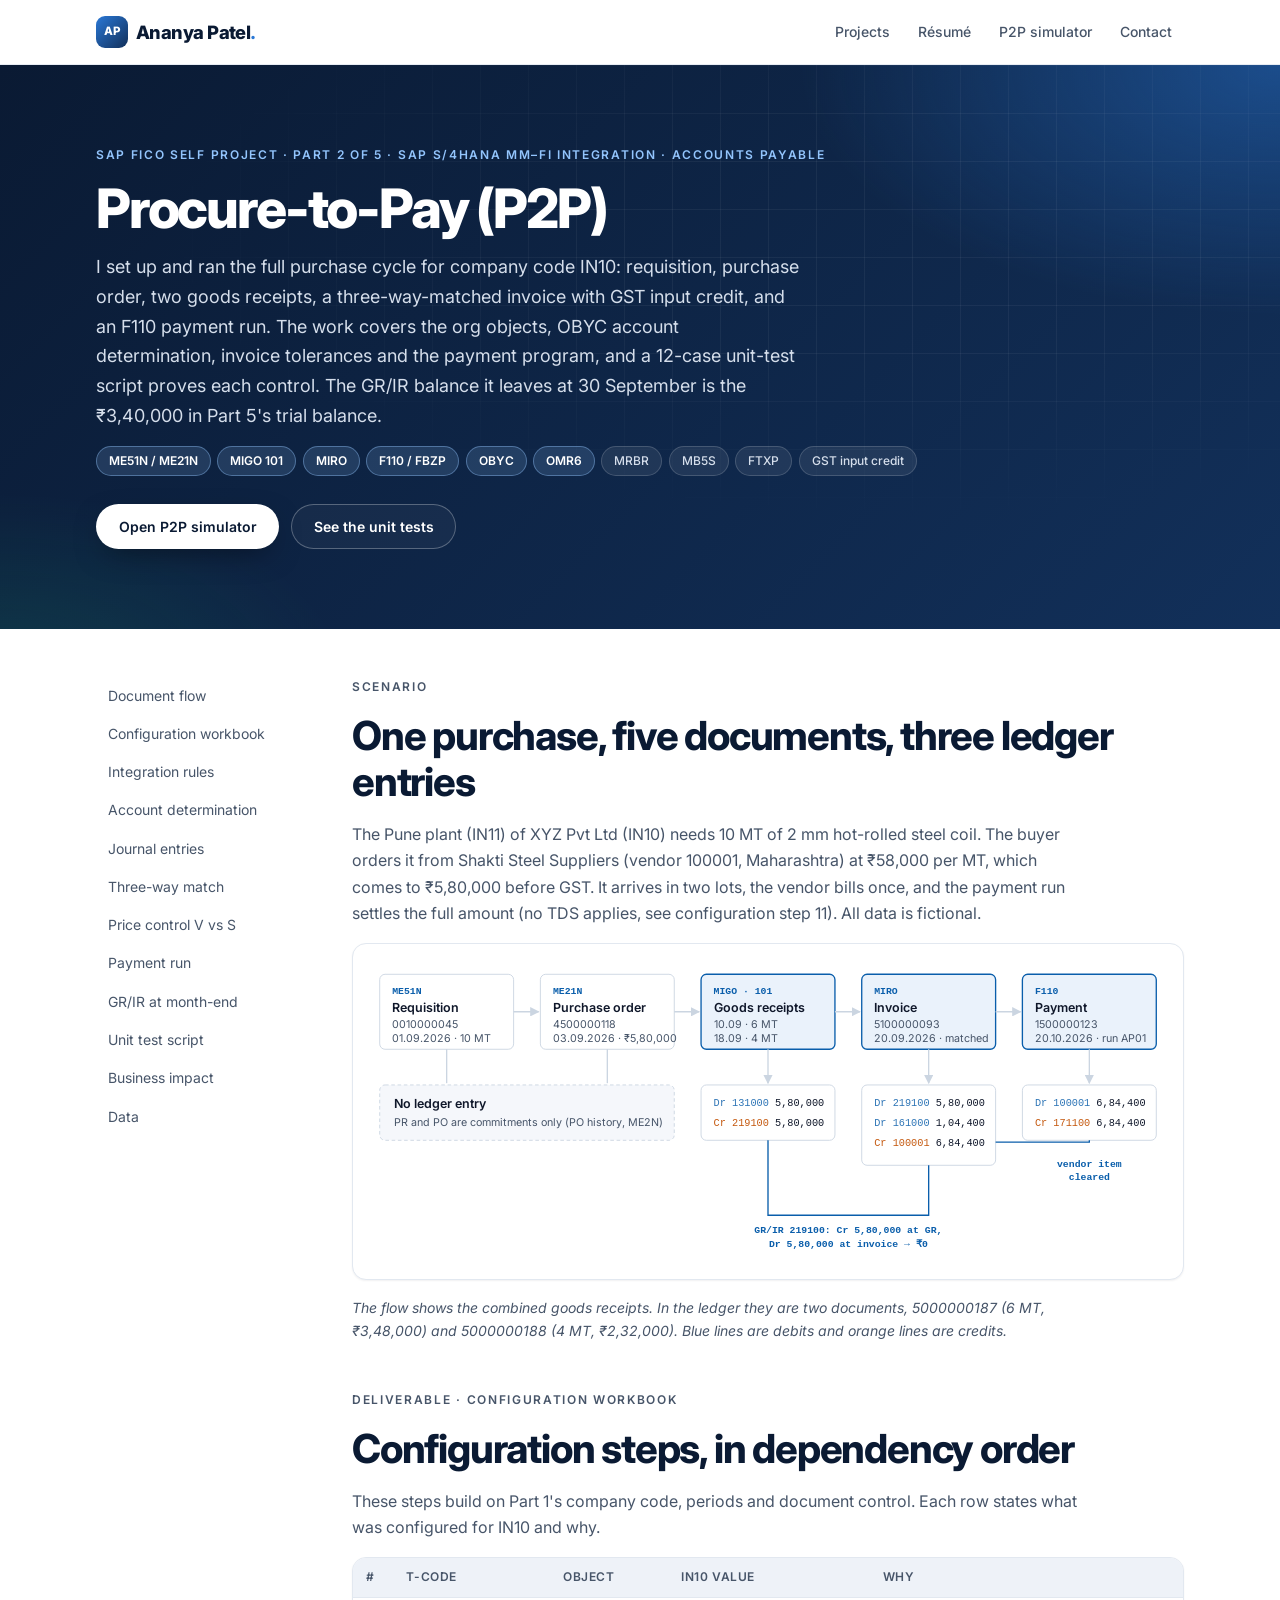
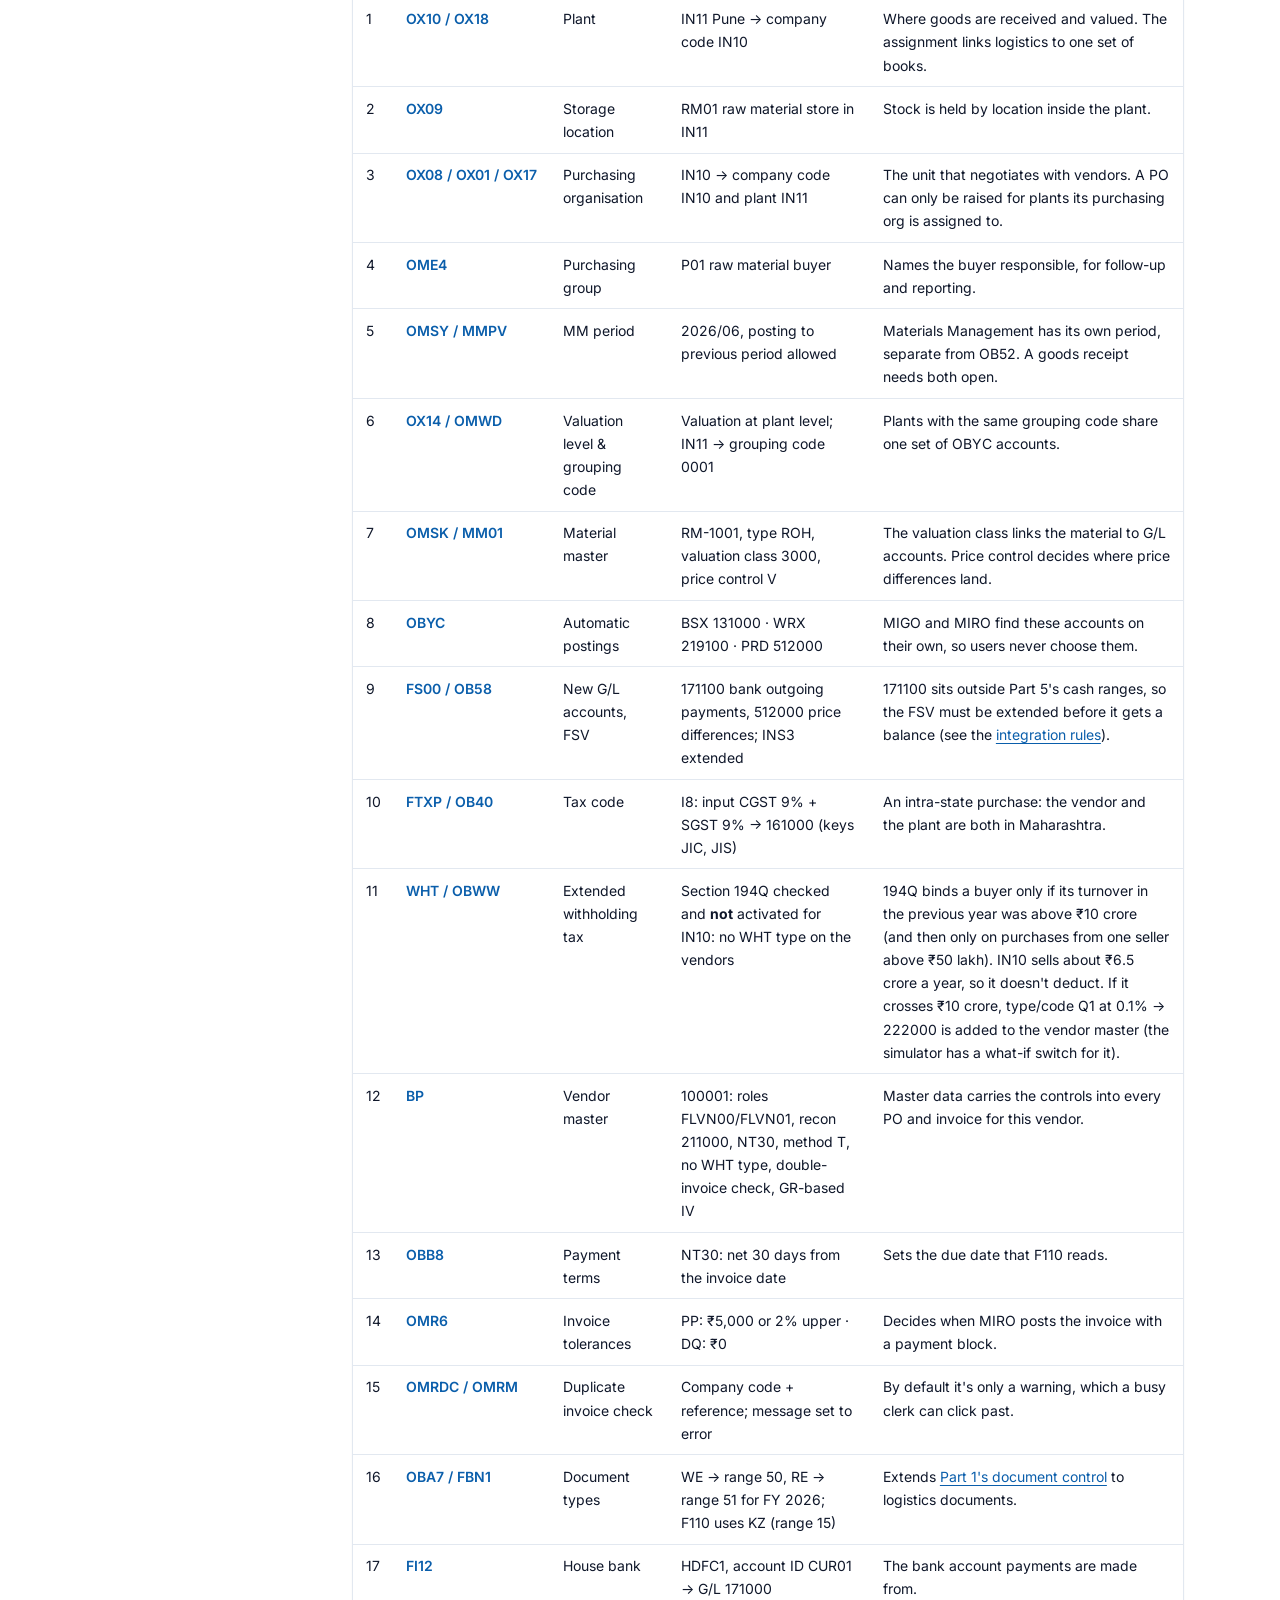
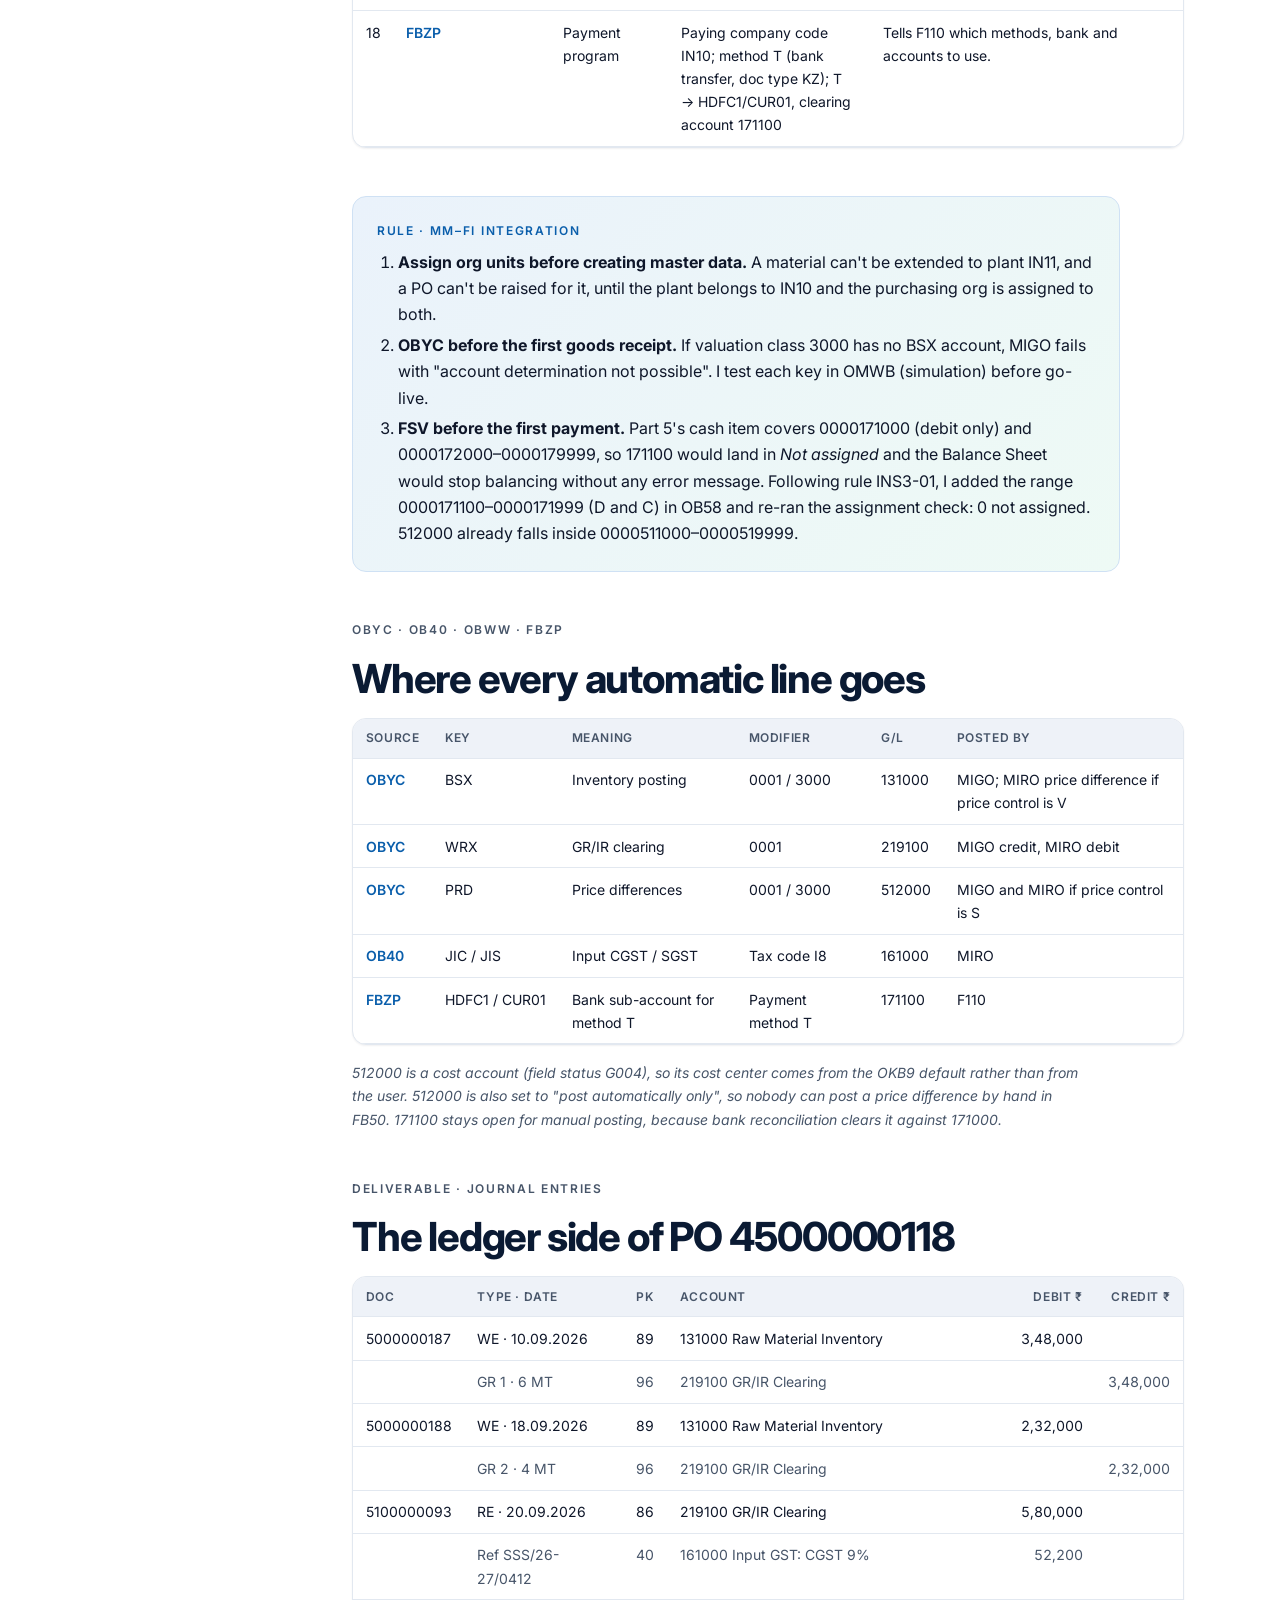
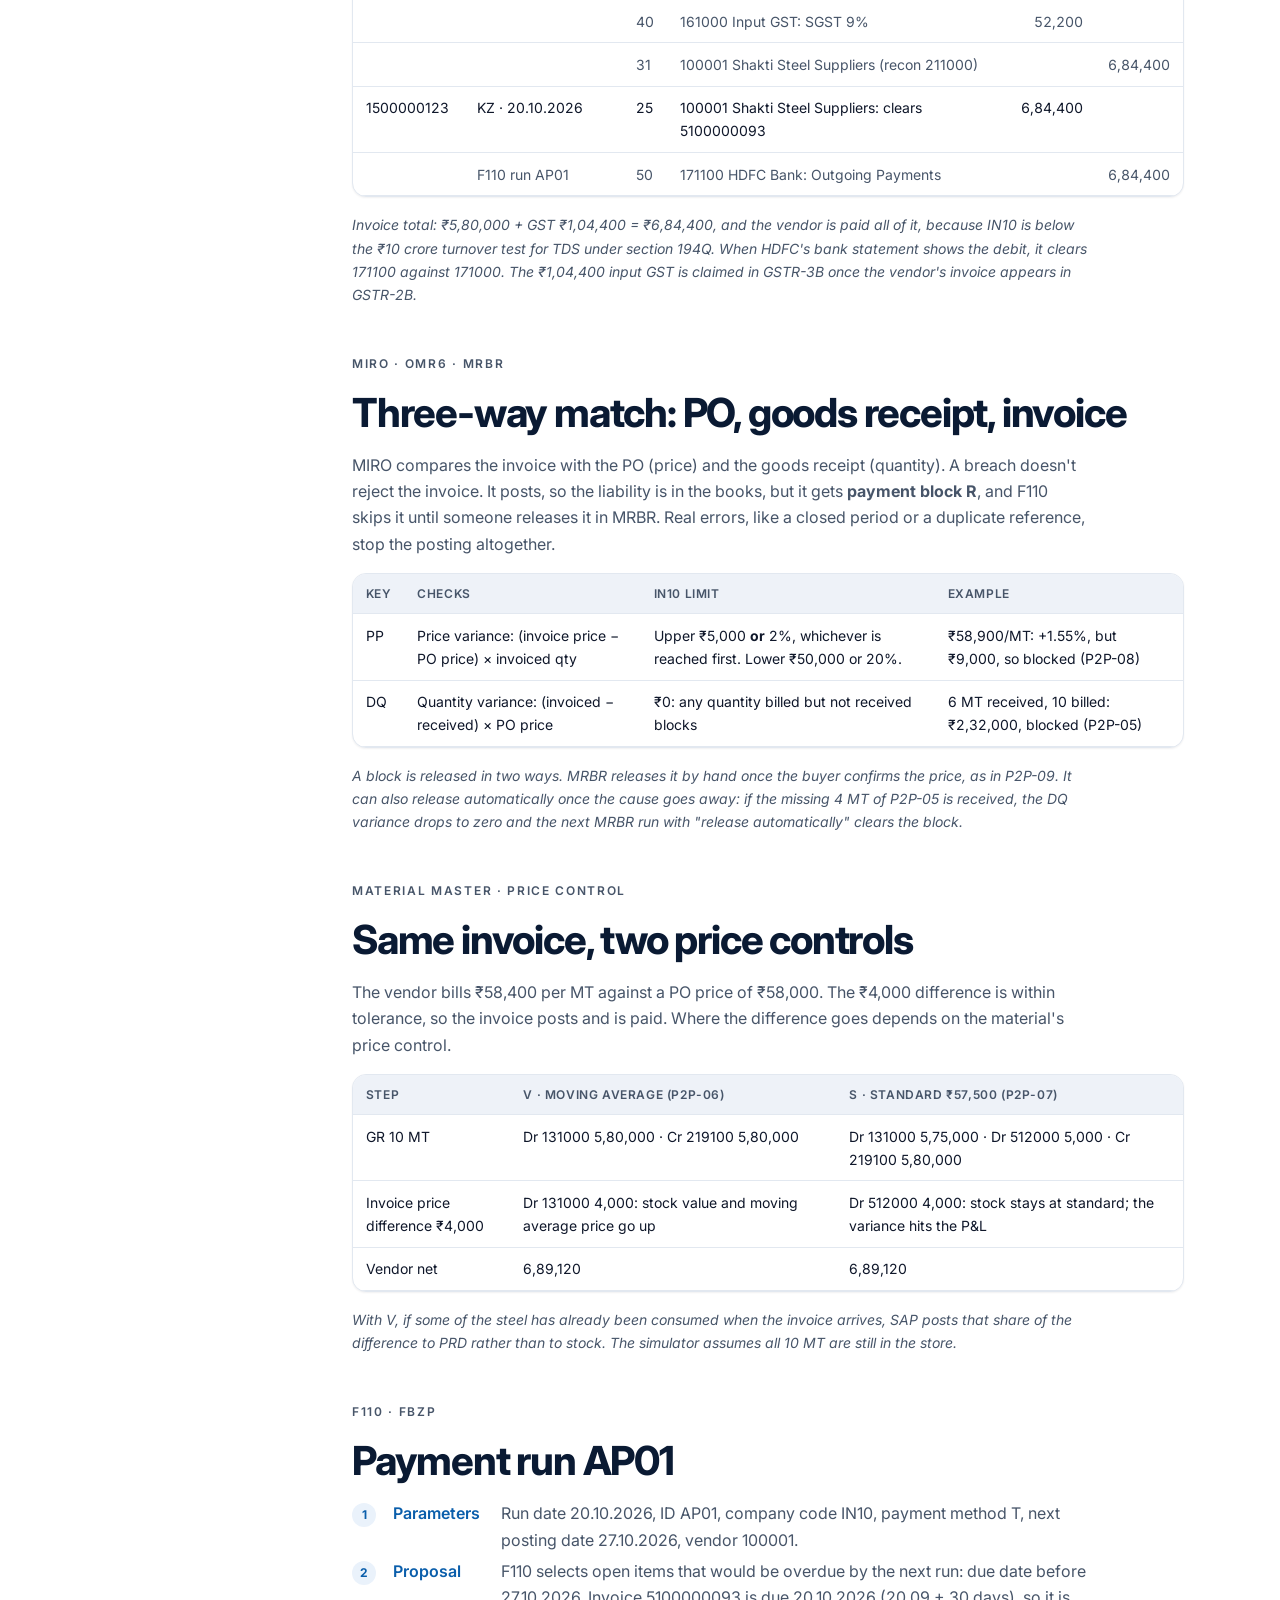
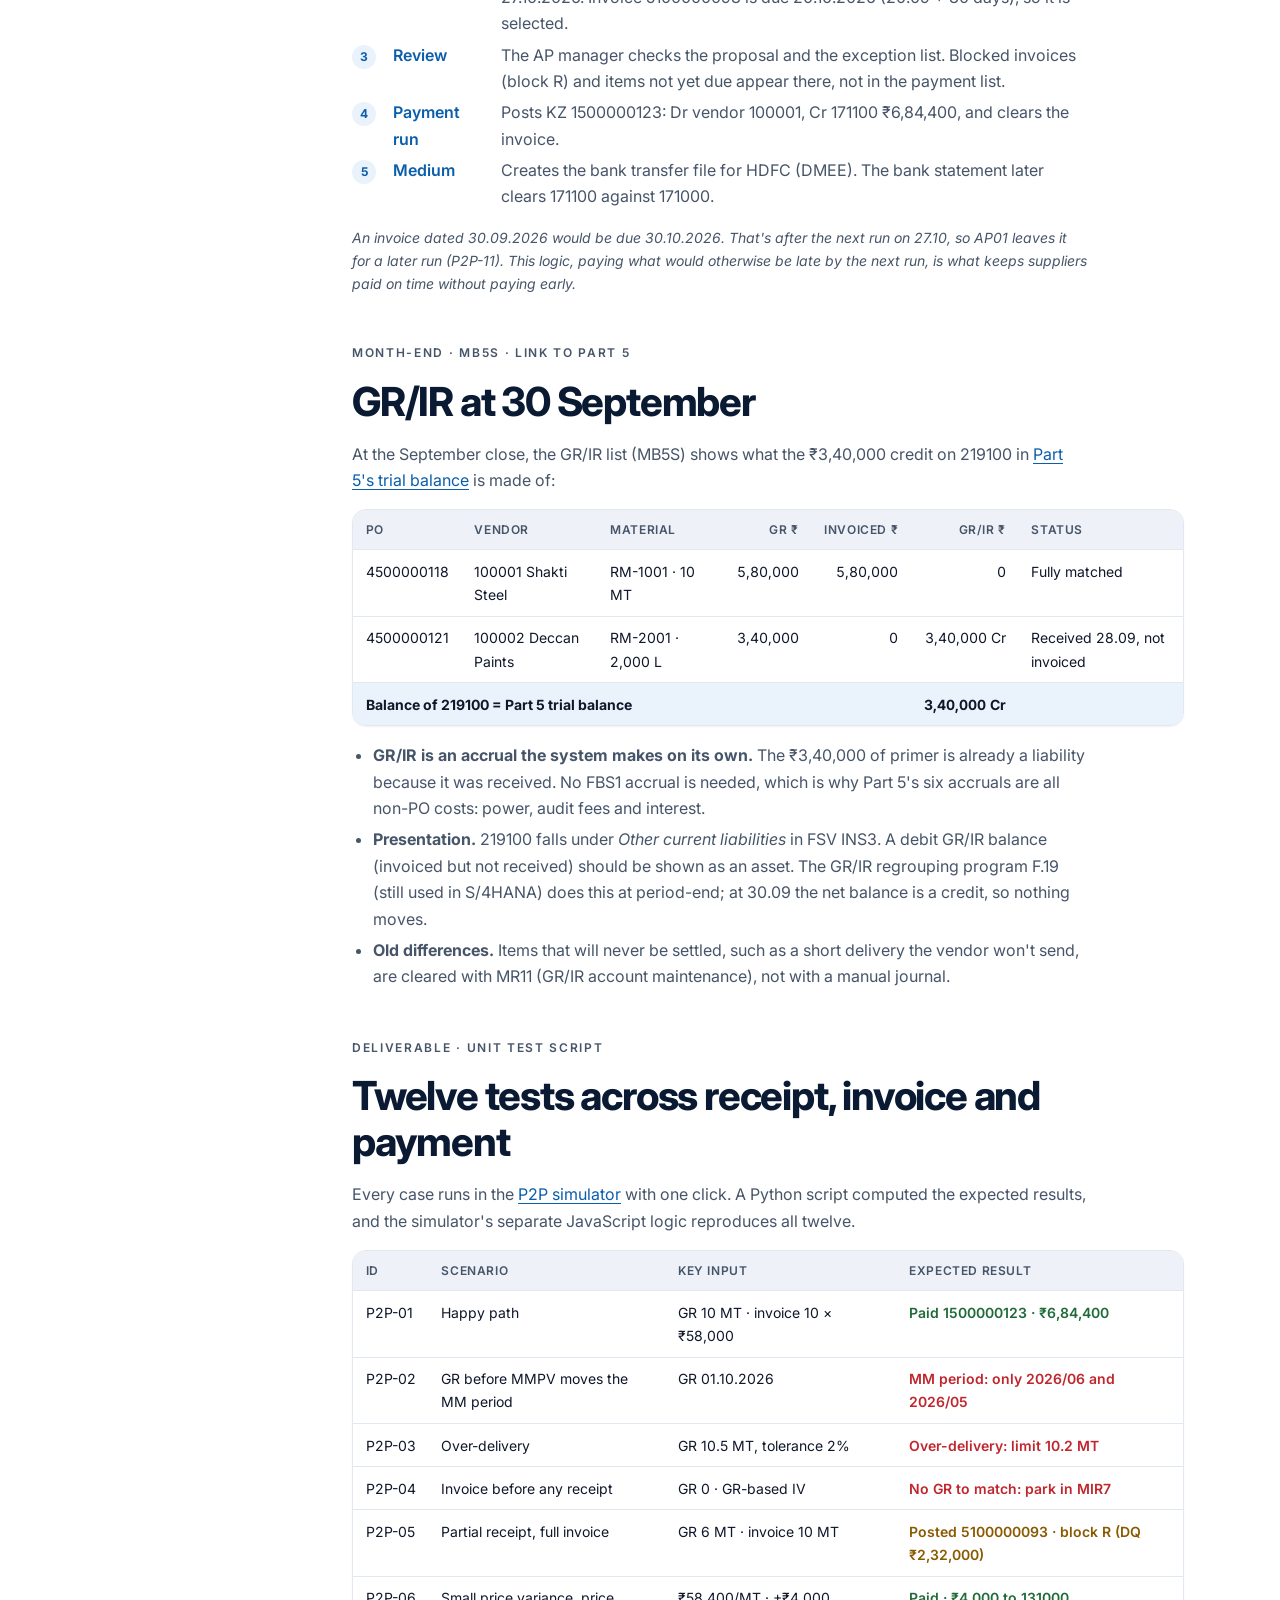
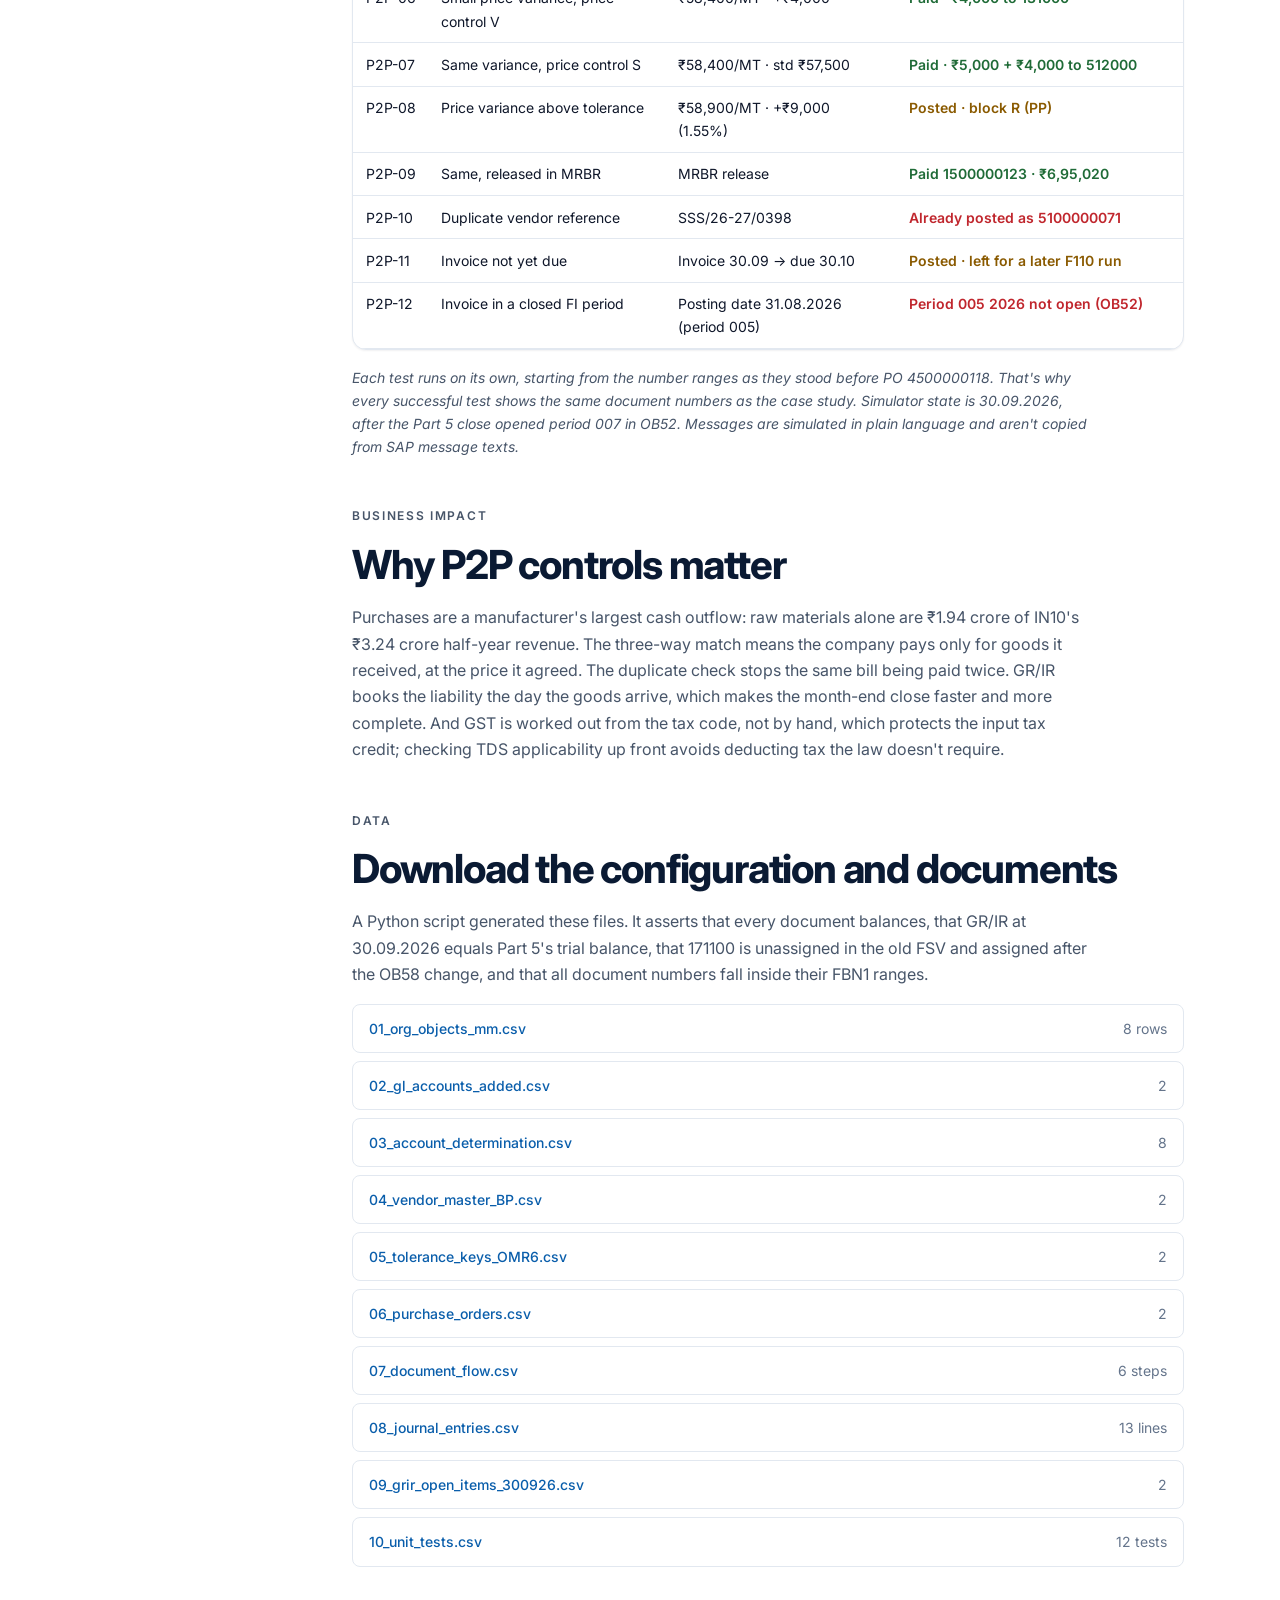
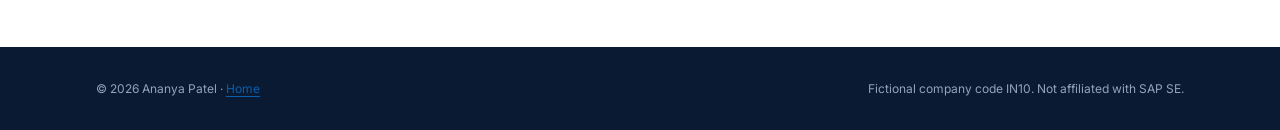
<file: projects/procure-to-pay/index.html>
<!doctype html>
<html lang="en">
<head>
<meta charset="utf-8">
<meta name="viewport" content="width=device-width, initial-scale=1, viewport-fit=cover">
<title>Procure-to-Pay · Ananya Patel</title>
<meta name="description" content="SAP S/4HANA case study: procure-to-pay in company code IN10, from purchase requisition to F110 payment, with OBYC account determination, three-way match tolerances, GST input credit, a TDS 194Q applicability check and a 12-case unit-test script.">
<link rel="stylesheet" href="https://fonts.googleapis.com/css2?family=Inter:wght@300;400;500;600;700;800&display=swap">
<link rel="stylesheet" href="../../assets/css/style.css">
<script src="../../assets/js/main.js"></script>
<style>
  :root { --warning-text: #8a5a00; }
  @media (prefers-color-scheme: dark) { :root:not([data-theme="light"]) { --warning-text: #fab219; } }
  :root[data-theme="dark"] { --warning-text: #fab219; }
  .flow { min-width: 720px; display: block; width: 100%; height: auto; }
  .flow .box { fill: var(--surface); stroke: var(--rule-strong); stroke-width: 1; }
  .flow .box.key { fill: var(--accent-wash); stroke: var(--accent); stroke-width: 1.5; }
  .flow .box.ref { fill: var(--surface-2); stroke: var(--rule-strong); stroke-dasharray: 4 3; }
  .flow .t1 { fill: var(--ink); font: 600 14px var(--f-body); }
  .flow .t2 { fill: var(--ink-2); font: 400 12px var(--f-body); }
  .flow .tc { fill: var(--accent); font: 600 11px var(--f-mono); }
  .flow .m { fill: var(--ink); font: 400 11.5px var(--f-mono); }
  .flow .m.dr { fill: var(--debit); } .flow .m.cr { fill: var(--credit); }
  .flow .edge { stroke: var(--rule-strong); stroke-width: 1.5; fill: none; }
  .flow .edge.key { stroke: var(--accent); }
  .flow .arrow { fill: var(--rule-strong); }
  .res-posted { color: var(--good-text); font-weight: 600; }
  .res-warn { color: var(--warning-text); font-weight: 600; }
  .res-error { color: var(--critical); font-weight: 600; }
  table.data tr.sub td { color: var(--ink-2); }
</style>
</head>
<body>

<header class="site-header">
  <div class="wrap">
    <a class="brand" href="../../">Ananya Patel<span>.</span></a>
    <nav class="nav" aria-label="Main">
      <a href="../../#projects">Projects</a>
      <a href="../../resume.html" class="hide-sm">Résumé</a>
      <a href="simulator.html">P2P simulator</a>
      <a href="../../#contact" class="hide-sm">Contact</a>
    </nav>
  </div>
</header>

<main>
  <section class="cs-hero">
    <div class="wrap">
      <p class="eyebrow">SAP FICO self project · Part 2 of 5 · SAP S/4HANA MM–FI integration · Accounts Payable</p>
      <h1>Procure-to-Pay (P2P)</h1>
      <p class="muted prose" style="font-size:var(--t-lg)">I set up and ran the full purchase cycle for company code IN10: requisition, purchase order, two goods receipts, a three-way-matched invoice with GST input credit, and an F110 payment run. The work covers the org objects, OBYC account determination, invoice tolerances and the payment program, and a 12-case unit-test script proves each control. The GR/IR balance it leaves at 30 September is the ₹3,40,000 in Part 5's trial balance.</p>
      <div class="cs-meta">
        <span class="chip strong">ME51N / ME21N</span><span class="chip strong">MIGO 101</span><span class="chip strong">MIRO</span><span class="chip strong">F110 / FBZP</span>
        <span class="chip strong">OBYC</span><span class="chip strong">OMR6</span><span class="chip">MRBR</span><span class="chip">MB5S</span><span class="chip">FTXP</span><span class="chip">GST input credit</span>
      </div>
      <div class="hero-actions">
        <a class="btn btn-primary" href="simulator.html">Open P2P simulator</a>
        <a class="btn btn-ghost" href="#tests">See the unit tests</a>
      </div>
    </div>
  </section>

  <div class="wrap cs-layout">
    <nav class="toc" aria-label="On this page">
      <a href="#flow">Document flow</a>
      <a href="#workbook">Configuration workbook</a>
      <a href="#order">Integration rules</a>
      <a href="#obyc">Account determination</a>
      <a href="#postings">Journal entries</a>
      <a href="#match">Three-way match</a>
      <a href="#price">Price control V vs S</a>
      <a href="#f110">Payment run</a>
      <a href="#grir">GR/IR at month-end</a>
      <a href="#tests">Unit test script</a>
      <a href="#business">Business impact</a>
      <a href="#data">Data</a>
    </nav>

    <article>
      <!-- ============================================================ -->
      <div class="cs-section" id="flow">
        <p class="eyebrow">Scenario</p>
        <h2>One purchase, five documents, three ledger entries</h2>
        <p>The Pune plant (IN11) of XYZ Pvt Ltd (IN10) needs 10 MT of 2 mm hot-rolled steel coil. The buyer orders it from Shakti Steel Suppliers (vendor 100001, Maharashtra) at ₹58,000 per MT, which comes to ₹5,80,000 before GST. It arrives in two lots, the vendor bills once, and the payment run settles the full amount (no TDS applies, see configuration step 11). All data is fictional.</p>
        <div class="table-wrap" style="padding:var(--s-4)">
          <svg class="flow" viewBox="0 0 894 340" role="img" aria-labelledby="flow-title flow-desc">
            <title id="flow-title">Procure-to-pay document flow for PO 4500000118</title>
            <desc id="flow-desc">Purchase requisition 0010000045 leads to purchase order 4500000118. Neither posts to the ledger. Two goods receipts debit inventory 131000 and credit GR/IR 219100 for 5,80,000 in total. The invoice 5100000093 debits GR/IR 5,80,000 and input GST 1,04,400, and credits the vendor 6,84,400. GR/IR nets to zero. Payment 1500000123 debits the vendor and credits bank clearing 171100 for 6,84,400.</desc>
            <defs><marker id="ah" viewBox="0 0 10 10" refX="9" refY="5" markerWidth="7" markerHeight="7" orient="auto-start-reverse"><path class="arrow" d="M0,0 L10,5 L0,10 z"/></marker></defs>

            <rect class="box" x="12" y="16" width="150" height="84" rx="6"/>
            <text class="tc" x="26" y="38">ME51N</text>
            <text class="t1" x="26" y="58">Requisition</text>
            <text class="t2" x="26" y="76">0010000045</text>
            <text class="t2" x="26" y="92">01.09.2026 · 10 MT</text>

            <path class="edge" d="M162 58 H190" marker-end="url(#ah)"/>
            <rect class="box" x="192" y="16" width="150" height="84" rx="6"/>
            <text class="tc" x="206" y="38">ME21N</text>
            <text class="t1" x="206" y="58">Purchase order</text>
            <text class="t2" x="206" y="76">4500000118</text>
            <text class="t2" x="206" y="92">03.09.2026 · ₹5,80,000</text>

            <path class="edge" d="M342 58 H370" marker-end="url(#ah)"/>
            <rect class="box key" x="372" y="16" width="150" height="84" rx="6"/>
            <text class="tc" x="386" y="38">MIGO · 101</text>
            <text class="t1" x="386" y="58">Goods receipts</text>
            <text class="t2" x="386" y="76">10.09 · 6 MT</text>
            <text class="t2" x="386" y="92">18.09 · 4 MT</text>

            <path class="edge" d="M522 58 H550" marker-end="url(#ah)"/>
            <rect class="box key" x="552" y="16" width="150" height="84" rx="6"/>
            <text class="tc" x="566" y="38">MIRO</text>
            <text class="t1" x="566" y="58">Invoice</text>
            <text class="t2" x="566" y="76">5100000093</text>
            <text class="t2" x="566" y="92">20.09.2026 · matched</text>

            <path class="edge" d="M702 58 H730" marker-end="url(#ah)"/>
            <rect class="box key" x="732" y="16" width="150" height="84" rx="6"/>
            <text class="tc" x="746" y="38">F110</text>
            <text class="t1" x="746" y="58">Payment</text>
            <text class="t2" x="746" y="76">1500000123</text>
            <text class="t2" x="746" y="92">20.10.2026 · run AP01</text>

            <path class="edge" d="M87 100 V138"/><path class="edge" d="M267 100 V138"/>
            <rect class="box ref" x="12" y="140" width="330" height="62" rx="6"/>
            <text class="t1" x="28" y="166">No ledger entry</text>
            <text class="t2" x="28" y="186">PR and PO are commitments only (PO history, ME2N)</text>

            <path class="edge" d="M447 100 V138" marker-end="url(#ah)"/>
            <rect class="box" x="372" y="140" width="150" height="62" rx="6"/>
            <text class="m dr" x="386" y="164">Dr 131000</text><text class="m" x="510" y="164" text-anchor="end">5,80,000</text>
            <text class="m cr" x="386" y="186">Cr 219100</text><text class="m" x="510" y="186" text-anchor="end">5,80,000</text>

            <path class="edge" d="M627 100 V138" marker-end="url(#ah)"/>
            <rect class="box" x="552" y="140" width="150" height="90" rx="6"/>
            <text class="m dr" x="566" y="164">Dr 219100</text><text class="m" x="690" y="164" text-anchor="end">5,80,000</text>
            <text class="m dr" x="566" y="186">Dr 161000</text><text class="m" x="690" y="186" text-anchor="end">1,04,400</text>
            <text class="m cr" x="566" y="208">Cr 100001</text><text class="m" x="690" y="208" text-anchor="end">6,84,400</text>

            <path class="edge" d="M807 100 V138" marker-end="url(#ah)"/>
            <rect class="box" x="732" y="140" width="150" height="62" rx="6"/>
            <text class="m dr" x="746" y="164">Dr 100001</text><text class="m" x="870" y="164" text-anchor="end">6,84,400</text>
            <text class="m cr" x="746" y="186">Cr 171100</text><text class="m" x="870" y="186" text-anchor="end">6,84,400</text>

            <path class="edge key" d="M447 202 V286 H627 V230"/>
            <text class="tc" x="537" y="306" text-anchor="middle">GR/IR 219100: Cr 5,80,000 at GR,</text>
            <text class="tc" x="537" y="322" text-anchor="middle">Dr 5,80,000 at invoice → ₹0</text>
            <path class="edge key" d="M702 204 H807 V202"/>
            <text class="tc" x="807" y="232" text-anchor="middle">vendor item</text>
            <text class="tc" x="807" y="246" text-anchor="middle">cleared</text>
          </svg>
        </div>
        <p class="note">The flow shows the combined goods receipts. In the ledger they are two documents, 5000000187 (6 MT, ₹3,48,000) and 5000000188 (4 MT, ₹2,32,000). Blue lines are debits and orange lines are credits.</p>
      </div>

      <!-- ============================================================ -->
      <div class="cs-section" id="workbook">
        <p class="eyebrow">Deliverable · configuration workbook</p>
        <h2>Configuration steps, in dependency order</h2>
        <p>These steps build on Part 1's company code, periods and document control. Each row states what was configured for IN10 and why.</p>
        <div class="table-wrap"><table class="data">
          <thead><tr><th>#</th><th>T-code</th><th>Object</th><th>IN10 value</th><th>Why</th></tr></thead>
          <tbody>
            <tr><td>1</td><td class="tc">OX10 / OX18</td><td>Plant</td><td>IN11 Pune → company code IN10</td><td>Where goods are received and valued. The assignment links logistics to one set of books.</td></tr>
            <tr><td>2</td><td class="tc">OX09</td><td>Storage location</td><td>RM01 raw material store in IN11</td><td>Stock is held by location inside the plant.</td></tr>
            <tr><td>3</td><td class="tc">OX08 / OX01 / OX17</td><td>Purchasing organisation</td><td>IN10 → company code IN10 and plant IN11</td><td>The unit that negotiates with vendors. A PO can only be raised for plants its purchasing org is assigned to.</td></tr>
            <tr><td>4</td><td class="tc">OME4</td><td>Purchasing group</td><td>P01 raw material buyer</td><td>Names the buyer responsible, for follow-up and reporting.</td></tr>
            <tr><td>5</td><td class="tc">OMSY / MMPV</td><td>MM period</td><td>2026/06, posting to previous period allowed</td><td>Materials Management has its own period, separate from OB52. A goods receipt needs both open.</td></tr>
            <tr><td>6</td><td class="tc">OX14 / OMWD</td><td>Valuation level &amp; grouping code</td><td>Valuation at plant level; IN11 → grouping code 0001</td><td>Plants with the same grouping code share one set of OBYC accounts.</td></tr>
            <tr><td>7</td><td class="tc">OMSK / MM01</td><td>Material master</td><td>RM-1001, type ROH, valuation class 3000, price control V</td><td>The valuation class links the material to G/L accounts. Price control decides where price differences land.</td></tr>
            <tr><td>8</td><td class="tc">OBYC</td><td>Automatic postings</td><td>BSX 131000 · WRX 219100 · PRD 512000</td><td>MIGO and MIRO find these accounts on their own, so users never choose them.</td></tr>
            <tr><td>9</td><td class="tc">FS00 / OB58</td><td>New G/L accounts, FSV</td><td>171100 bank outgoing payments, 512000 price differences; INS3 extended</td><td>171100 sits outside Part 5's cash ranges, so the FSV must be extended before it gets a balance (see the <a href="#order">integration rules</a>).</td></tr>
            <tr><td>10</td><td class="tc">FTXP / OB40</td><td>Tax code</td><td>I8: input CGST 9% + SGST 9% → 161000 (keys JIC, JIS)</td><td>An intra-state purchase: the vendor and the plant are both in Maharashtra.</td></tr>
            <tr><td>11</td><td class="tc">WHT / OBWW</td><td>Extended withholding tax</td><td>Section 194Q checked and <b>not</b> activated for IN10: no WHT type on the vendors</td><td>194Q binds a buyer only if its turnover in the previous year was above ₹10 crore (and then only on purchases from one seller above ₹50 lakh). IN10 sells about ₹6.5 crore a year, so it doesn't deduct. If it crosses ₹10 crore, type/code Q1 at 0.1% → 222000 is added to the vendor master (the simulator has a what-if switch for it).</td></tr>
            <tr><td>12</td><td class="tc">BP</td><td>Vendor master</td><td>100001: roles FLVN00/FLVN01, recon 211000, NT30, method T, no WHT type, double-invoice check, GR-based IV</td><td>Master data carries the controls into every PO and invoice for this vendor.</td></tr>
            <tr><td>13</td><td class="tc">OBB8</td><td>Payment terms</td><td>NT30: net 30 days from the invoice date</td><td>Sets the due date that F110 reads.</td></tr>
            <tr><td>14</td><td class="tc">OMR6</td><td>Invoice tolerances</td><td>PP: ₹5,000 or 2% upper · DQ: ₹0</td><td>Decides when MIRO posts the invoice with a payment block.</td></tr>
            <tr><td>15</td><td class="tc">OMRDC / OMRM</td><td>Duplicate invoice check</td><td>Company code + reference; message set to error</td><td>By default it's only a warning, which a busy clerk can click past.</td></tr>
            <tr><td>16</td><td class="tc">OBA7 / FBN1</td><td>Document types</td><td>WE → range 50, RE → range 51 for FY 2026; F110 uses KZ (range 15)</td><td>Extends <a href="../fi-enterprise-structure/#documents">Part 1's document control</a> to logistics documents.</td></tr>
            <tr><td>17</td><td class="tc">FI12</td><td>House bank</td><td>HDFC1, account ID CUR01 → G/L 171000</td><td>The bank account payments are made from.</td></tr>
            <tr><td>18</td><td class="tc">FBZP</td><td>Payment program</td><td>Paying company code IN10; method T (bank transfer, doc type KZ); T → HDFC1/CUR01, clearing account 171100</td><td>Tells F110 which methods, bank and accounts to use.</td></tr>
          </tbody>
        </table></div>
      </div>

      <!-- ============================================================ -->
      <div class="cs-section" id="order">
        <div class="callout">
          <p class="eyebrow">Rule · MM–FI integration</p>
          <ol>
            <li><b>Assign org units before creating master data.</b> A material can't be extended to plant IN11, and a PO can't be raised for it, until the plant belongs to IN10 and the purchasing org is assigned to both.</li>
            <li><b>OBYC before the first goods receipt.</b> If valuation class 3000 has no BSX account, MIGO fails with "account determination not possible". I test each key in OMWB (simulation) before go-live.</li>
            <li><b>FSV before the first payment.</b> Part 5's cash item covers 0000171000 (debit only) and 0000172000–0000179999, so 171100 would land in <i>Not assigned</i> and the Balance Sheet would stop balancing without any error message. Following rule INS3-01, I added the range 0000171100–0000171999 (D and C) in OB58 and re-ran the assignment check: 0 not assigned. 512000 already falls inside 0000511000–0000519999.</li>
          </ol>
        </div>
      </div>

      <!-- ============================================================ -->
      <div class="cs-section" id="obyc">
        <p class="eyebrow">OBYC · OB40 · OBWW · FBZP</p>
        <h2>Where every automatic line goes</h2>
        <div class="table-wrap"><table class="data">
          <thead><tr><th>Source</th><th>Key</th><th>Meaning</th><th>Modifier</th><th>G/L</th><th>Posted by</th></tr></thead>
          <tbody>
            <tr><td class="tc">OBYC</td><td class="acct">BSX</td><td>Inventory posting</td><td class="acct">0001 / 3000</td><td class="acct">131000</td><td>MIGO; MIRO price difference if price control is V</td></tr>
            <tr><td class="tc">OBYC</td><td class="acct">WRX</td><td>GR/IR clearing</td><td class="acct">0001</td><td class="acct">219100</td><td>MIGO credit, MIRO debit</td></tr>
            <tr><td class="tc">OBYC</td><td class="acct">PRD</td><td>Price differences</td><td class="acct">0001 / 3000</td><td class="acct">512000</td><td>MIGO and MIRO if price control is S</td></tr>
            <tr><td class="tc">OB40</td><td class="acct">JIC / JIS</td><td>Input CGST / SGST</td><td>Tax code I8</td><td class="acct">161000</td><td>MIRO</td></tr>
            <tr><td class="tc">FBZP</td><td class="acct">HDFC1 / CUR01</td><td>Bank sub-account for method T</td><td>Payment method T</td><td class="acct">171100</td><td>F110</td></tr>
          </tbody>
        </table></div>
        <p class="note">512000 is a cost account (field status G004), so its cost center comes from the OKB9 default rather than from the user. 512000 is also set to "post automatically only", so nobody can post a price difference by hand in FB50. 171100 stays open for manual posting, because bank reconciliation clears it against 171000.</p>
      </div>

      <!-- ============================================================ -->
      <div class="cs-section" id="postings">
        <p class="eyebrow">Deliverable · journal entries</p>
        <h2>The ledger side of PO 4500000118</h2>
        <div class="table-wrap"><table class="data">
          <thead><tr><th>Doc</th><th>Type · date</th><th>PK</th><th>Account</th><th class="num">Debit ₹</th><th class="num">Credit ₹</th></tr></thead>
          <tbody>
            <tr><td class="acct">5000000187</td><td>WE · 10.09.2026</td><td class="acct">89</td><td><span class="acct">131000</span> Raw Material Inventory</td><td class="num acct">3,48,000</td><td></td></tr>
            <tr class="sub"><td></td><td>GR 1 · 6 MT</td><td class="acct">96</td><td><span class="acct">219100</span> GR/IR Clearing</td><td></td><td class="num acct">3,48,000</td></tr>
            <tr><td class="acct">5000000188</td><td>WE · 18.09.2026</td><td class="acct">89</td><td><span class="acct">131000</span> Raw Material Inventory</td><td class="num acct">2,32,000</td><td></td></tr>
            <tr class="sub"><td></td><td>GR 2 · 4 MT</td><td class="acct">96</td><td><span class="acct">219100</span> GR/IR Clearing</td><td></td><td class="num acct">2,32,000</td></tr>
            <tr><td class="acct">5100000093</td><td>RE · 20.09.2026</td><td class="acct">86</td><td><span class="acct">219100</span> GR/IR Clearing</td><td class="num acct">5,80,000</td><td></td></tr>
            <tr class="sub"><td></td><td>Ref SSS/26-27/0412</td><td class="acct">40</td><td><span class="acct">161000</span> Input GST: CGST 9%</td><td class="num acct">52,200</td><td></td></tr>
            <tr class="sub"><td></td><td></td><td class="acct">40</td><td><span class="acct">161000</span> Input GST: SGST 9%</td><td class="num acct">52,200</td><td></td></tr>
            <tr class="sub"><td></td><td></td><td class="acct">31</td><td><span class="acct">100001</span> Shakti Steel Suppliers (recon 211000)</td><td></td><td class="num acct">6,84,400</td></tr>
            <tr><td class="acct">1500000123</td><td>KZ · 20.10.2026</td><td class="acct">25</td><td><span class="acct">100001</span> Shakti Steel Suppliers: clears 5100000093</td><td class="num acct">6,84,400</td><td></td></tr>
            <tr class="sub"><td></td><td>F110 run AP01</td><td class="acct">50</td><td><span class="acct">171100</span> HDFC Bank: Outgoing Payments</td><td></td><td class="num acct">6,84,400</td></tr>
          </tbody>
        </table></div>
        <p class="note">Invoice total: ₹5,80,000 + GST ₹1,04,400 = ₹6,84,400, and the vendor is paid all of it, because IN10 is below the ₹10 crore turnover test for TDS under section 194Q. When HDFC's bank statement shows the debit, it clears 171100 against 171000. The ₹1,04,400 input GST is claimed in GSTR-3B once the vendor's invoice appears in GSTR-2B.</p>
      </div>

      <!-- ============================================================ -->
      <div class="cs-section" id="match">
        <p class="eyebrow">MIRO · OMR6 · MRBR</p>
        <h2>Three-way match: PO, goods receipt, invoice</h2>
        <p>MIRO compares the invoice with the PO (price) and the goods receipt (quantity). A breach doesn't reject the invoice. It posts, so the liability is in the books, but it gets <b>payment block R</b>, and F110 skips it until someone releases it in MRBR. Real errors, like a closed period or a duplicate reference, stop the posting altogether.</p>
        <div class="table-wrap"><table class="data">
          <thead><tr><th>Key</th><th>Checks</th><th>IN10 limit</th><th>Example</th></tr></thead>
          <tbody>
            <tr><td class="acct">PP</td><td>Price variance: (invoice price − PO price) × invoiced qty</td><td>Upper ₹5,000 <b>or</b> 2%, whichever is reached first. Lower ₹50,000 or 20%.</td><td>₹58,900/MT: +1.55%, but ₹9,000, so blocked (P2P-08)</td></tr>
            <tr><td class="acct">DQ</td><td>Quantity variance: (invoiced − received) × PO price</td><td>₹0: any quantity billed but not received blocks</td><td>6 MT received, 10 billed: ₹2,32,000, blocked (P2P-05)</td></tr>
          </tbody>
        </table></div>
        <p class="note">A block is released in two ways. MRBR releases it by hand once the buyer confirms the price, as in P2P-09. It can also release automatically once the cause goes away: if the missing 4 MT of P2P-05 is received, the DQ variance drops to zero and the next MRBR run with "release automatically" clears the block.</p>
      </div>

      <!-- ============================================================ -->
      <div class="cs-section" id="price">
        <p class="eyebrow">Material master · price control</p>
        <h2>Same invoice, two price controls</h2>
        <p>The vendor bills ₹58,400 per MT against a PO price of ₹58,000. The ₹4,000 difference is within tolerance, so the invoice posts and is paid. Where the difference goes depends on the material's price control.</p>
        <div class="table-wrap"><table class="data">
          <thead><tr><th>Step</th><th>V · moving average (P2P-06)</th><th>S · standard ₹57,500 (P2P-07)</th></tr></thead>
          <tbody>
            <tr><td>GR 10 MT</td><td>Dr 131000 5,80,000 · Cr 219100 5,80,000</td><td>Dr 131000 5,75,000 · Dr 512000 5,000 · Cr 219100 5,80,000</td></tr>
            <tr><td>Invoice price difference ₹4,000</td><td>Dr 131000 4,000: stock value and moving average price go up</td><td>Dr 512000 4,000: stock stays at standard; the variance hits the P&amp;L</td></tr>
            <tr><td>Vendor net</td><td class="acct">6,89,120</td><td class="acct">6,89,120</td></tr>
          </tbody>
        </table></div>
        <p class="note">With V, if some of the steel has already been consumed when the invoice arrives, SAP posts that share of the difference to PRD rather than to stock. The simulator assumes all 10 MT are still in the store.</p>
      </div>

      <!-- ============================================================ -->
      <div class="cs-section" id="f110">
        <p class="eyebrow">F110 · FBZP</p>
        <h2>Payment run AP01</h2>
        <ol class="steps">
          <li><span class="tc">Parameters</span><span>Run date 20.10.2026, ID AP01, company code IN10, payment method T, next posting date 27.10.2026, vendor 100001.</span></li>
          <li><span class="tc">Proposal</span><span>F110 selects open items that would be overdue by the next run: due date before 27.10.2026. Invoice 5100000093 is due 20.10.2026 (20.09 + 30 days), so it is selected.</span></li>
          <li><span class="tc">Review</span><span>The AP manager checks the proposal and the exception list. Blocked invoices (block R) and items not yet due appear there, not in the payment list.</span></li>
          <li><span class="tc">Payment run</span><span>Posts KZ 1500000123: Dr vendor 100001, Cr 171100 ₹6,84,400, and clears the invoice.</span></li>
          <li><span class="tc">Medium</span><span>Creates the bank transfer file for HDFC (DMEE). The bank statement later clears 171100 against 171000.</span></li>
        </ol>
        <p class="note">An invoice dated 30.09.2026 would be due 30.10.2026. That's after the next run on 27.10, so AP01 leaves it for a later run (P2P-11). This logic, paying what would otherwise be late by the next run, is what keeps suppliers paid on time without paying early.</p>
      </div>

      <!-- ============================================================ -->
      <div class="cs-section" id="grir">
        <p class="eyebrow">Month-end · MB5S · link to Part 5</p>
        <h2>GR/IR at 30 September</h2>
        <p>At the September close, the GR/IR list (MB5S) shows what the ₹3,40,000 credit on 219100 in <a href="../fsv-month-end-close/#data">Part 5's trial balance</a> is made of:</p>
        <div class="table-wrap"><table class="data">
          <thead><tr><th>PO</th><th>Vendor</th><th>Material</th><th class="num">GR ₹</th><th class="num">Invoiced ₹</th><th class="num">GR/IR ₹</th><th>Status</th></tr></thead>
          <tbody>
            <tr><td class="acct">4500000118</td><td>100001 Shakti Steel</td><td>RM-1001 · 10 MT</td><td class="num acct">5,80,000</td><td class="num acct">5,80,000</td><td class="num acct">0</td><td>Fully matched</td></tr>
            <tr><td class="acct">4500000121</td><td>100002 Deccan Paints</td><td>RM-2001 · 2,000 L</td><td class="num acct">3,40,000</td><td class="num acct">0</td><td class="num acct">3,40,000 Cr</td><td>Received 28.09, not invoiced</td></tr>
          </tbody>
          <tfoot><tr><td colspan="5">Balance of 219100 = Part 5 trial balance</td><td class="num acct">3,40,000 Cr</td><td></td></tr></tfoot>
        </table></div>
        <ul>
          <li><b>GR/IR is an accrual the system makes on its own.</b> The ₹3,40,000 of primer is already a liability because it was received. No FBS1 accrual is needed, which is why Part 5's six accruals are all non-PO costs: power, audit fees and interest.</li>
          <li><b>Presentation.</b> 219100 falls under <i>Other current liabilities</i> in FSV INS3. A debit GR/IR balance (invoiced but not received) should be shown as an asset. The GR/IR regrouping program F.19 (still used in S/4HANA) does this at period-end; at 30.09 the net balance is a credit, so nothing moves.</li>
          <li><b>Old differences.</b> Items that will never be settled, such as a short delivery the vendor won't send, are cleared with MR11 (GR/IR account maintenance), not with a manual journal.</li>
        </ul>
      </div>

      <!-- ============================================================ -->
      <div class="cs-section" id="tests">
        <p class="eyebrow">Deliverable · unit test script</p>
        <h2>Twelve tests across receipt, invoice and payment</h2>
        <p>Every case runs in the <a href="simulator.html">P2P simulator</a> with one click. A Python script computed the expected results, and the simulator's separate JavaScript logic reproduces all twelve.</p>
        <div class="table-wrap"><table class="data">
          <thead><tr><th>ID</th><th>Scenario</th><th>Key input</th><th>Expected result</th></tr></thead>
          <tbody>
            <tr><td class="acct">P2P-01</td><td>Happy path</td><td>GR 10 MT · invoice 10 × ₹58,000</td><td class="res-posted">Paid 1500000123 · ₹6,84,400</td></tr>
            <tr><td class="acct">P2P-02</td><td>GR before MMPV moves the MM period</td><td>GR 01.10.2026</td><td class="res-error">MM period: only 2026/06 and 2026/05</td></tr>
            <tr><td class="acct">P2P-03</td><td>Over-delivery</td><td>GR 10.5 MT, tolerance 2%</td><td class="res-error">Over-delivery: limit 10.2 MT</td></tr>
            <tr><td class="acct">P2P-04</td><td>Invoice before any receipt</td><td>GR 0 · GR-based IV</td><td class="res-error">No GR to match: park in MIR7</td></tr>
            <tr><td class="acct">P2P-05</td><td>Partial receipt, full invoice</td><td>GR 6 MT · invoice 10 MT</td><td class="res-warn">Posted 5100000093 · block R (DQ ₹2,32,000)</td></tr>
            <tr><td class="acct">P2P-06</td><td>Small price variance, price control V</td><td>₹58,400/MT · +₹4,000</td><td class="res-posted">Paid · ₹4,000 to 131000</td></tr>
            <tr><td class="acct">P2P-07</td><td>Same variance, price control S</td><td>₹58,400/MT · std ₹57,500</td><td class="res-posted">Paid · ₹5,000 + ₹4,000 to 512000</td></tr>
            <tr><td class="acct">P2P-08</td><td>Price variance above tolerance</td><td>₹58,900/MT · +₹9,000 (1.55%)</td><td class="res-warn">Posted · block R (PP)</td></tr>
            <tr><td class="acct">P2P-09</td><td>Same, released in MRBR</td><td>MRBR release</td><td class="res-posted">Paid 1500000123 · ₹6,95,020</td></tr>
            <tr><td class="acct">P2P-10</td><td>Duplicate vendor reference</td><td>SSS/26-27/0398</td><td class="res-error">Already posted as 5100000071</td></tr>
            <tr><td class="acct">P2P-11</td><td>Invoice not yet due</td><td>Invoice 30.09 → due 30.10</td><td class="res-warn">Posted · left for a later F110 run</td></tr>
            <tr><td class="acct">P2P-12</td><td>Invoice in a closed FI period</td><td>Posting date 31.08.2026 (period 005)</td><td class="res-error">Period 005 2026 not open (OB52)</td></tr>
          </tbody>
        </table></div>
        <p class="note">Each test runs on its own, starting from the number ranges as they stood before PO 4500000118. That's why every successful test shows the same document numbers as the case study. Simulator state is 30.09.2026, after the Part 5 close opened period 007 in OB52. Messages are simulated in plain language and aren't copied from SAP message texts.</p>
      </div>

      <!-- ============================================================ -->
      <div class="cs-section" id="business">
        <p class="eyebrow">Business impact</p>
        <h2>Why P2P controls matter</h2>
        <p>Purchases are a manufacturer's largest cash outflow: raw materials alone are ₹1.94 crore of IN10's ₹3.24 crore half-year revenue. The three-way match means the company pays only for goods it received, at the price it agreed. The duplicate check stops the same bill being paid twice. GR/IR books the liability the day the goods arrive, which makes the month-end close faster and more complete. And GST is worked out from the tax code, not by hand, which protects the input tax credit; checking TDS applicability up front avoids deducting tax the law doesn't require.</p>
      </div>

      <!-- ============================================================ -->
      <div class="cs-section" id="data">
        <p class="eyebrow">Data</p>
        <h2>Download the configuration and documents</h2>
        <p>A Python script generated these files. It asserts that every document balances, that GR/IR at 30.09.2026 equals Part 5's trial balance, that 171100 is unassigned in the old FSV and assigned after the OB58 change, and that all document numbers fall inside their FBN1 ranges.</p>
        <div class="downloads">
          <a href="data/01_org_objects_mm.csv">01_org_objects_mm.csv <span>8 rows</span></a>
          <a href="data/02_gl_accounts_added.csv">02_gl_accounts_added.csv <span>2</span></a>
          <a href="data/03_account_determination.csv">03_account_determination.csv <span>8</span></a>
          <a href="data/04_vendor_master_BP.csv">04_vendor_master_BP.csv <span>2</span></a>
          <a href="data/05_tolerance_keys_OMR6.csv">05_tolerance_keys_OMR6.csv <span>2</span></a>
          <a href="data/06_purchase_orders.csv">06_purchase_orders.csv <span>2</span></a>
          <a href="data/07_document_flow.csv">07_document_flow.csv <span>6 steps</span></a>
          <a href="data/08_journal_entries.csv">08_journal_entries.csv <span>13 lines</span></a>
          <a href="data/09_grir_open_items_300926.csv">09_grir_open_items_300926.csv <span>2</span></a>
          <a href="data/10_unit_tests.csv">10_unit_tests.csv <span>12 tests</span></a>
        </div>
      </div>
    </article>
  </div>
</main>

<footer class="site-footer">
  <div class="wrap">
    <span>© <span data-year>2026</span> Ananya Patel · <a href="../../">Home</a></span>
    <span>Fictional company code IN10. Not affiliated with SAP SE.</span>
  </div>
</footer>
</body>
</html>
</file>
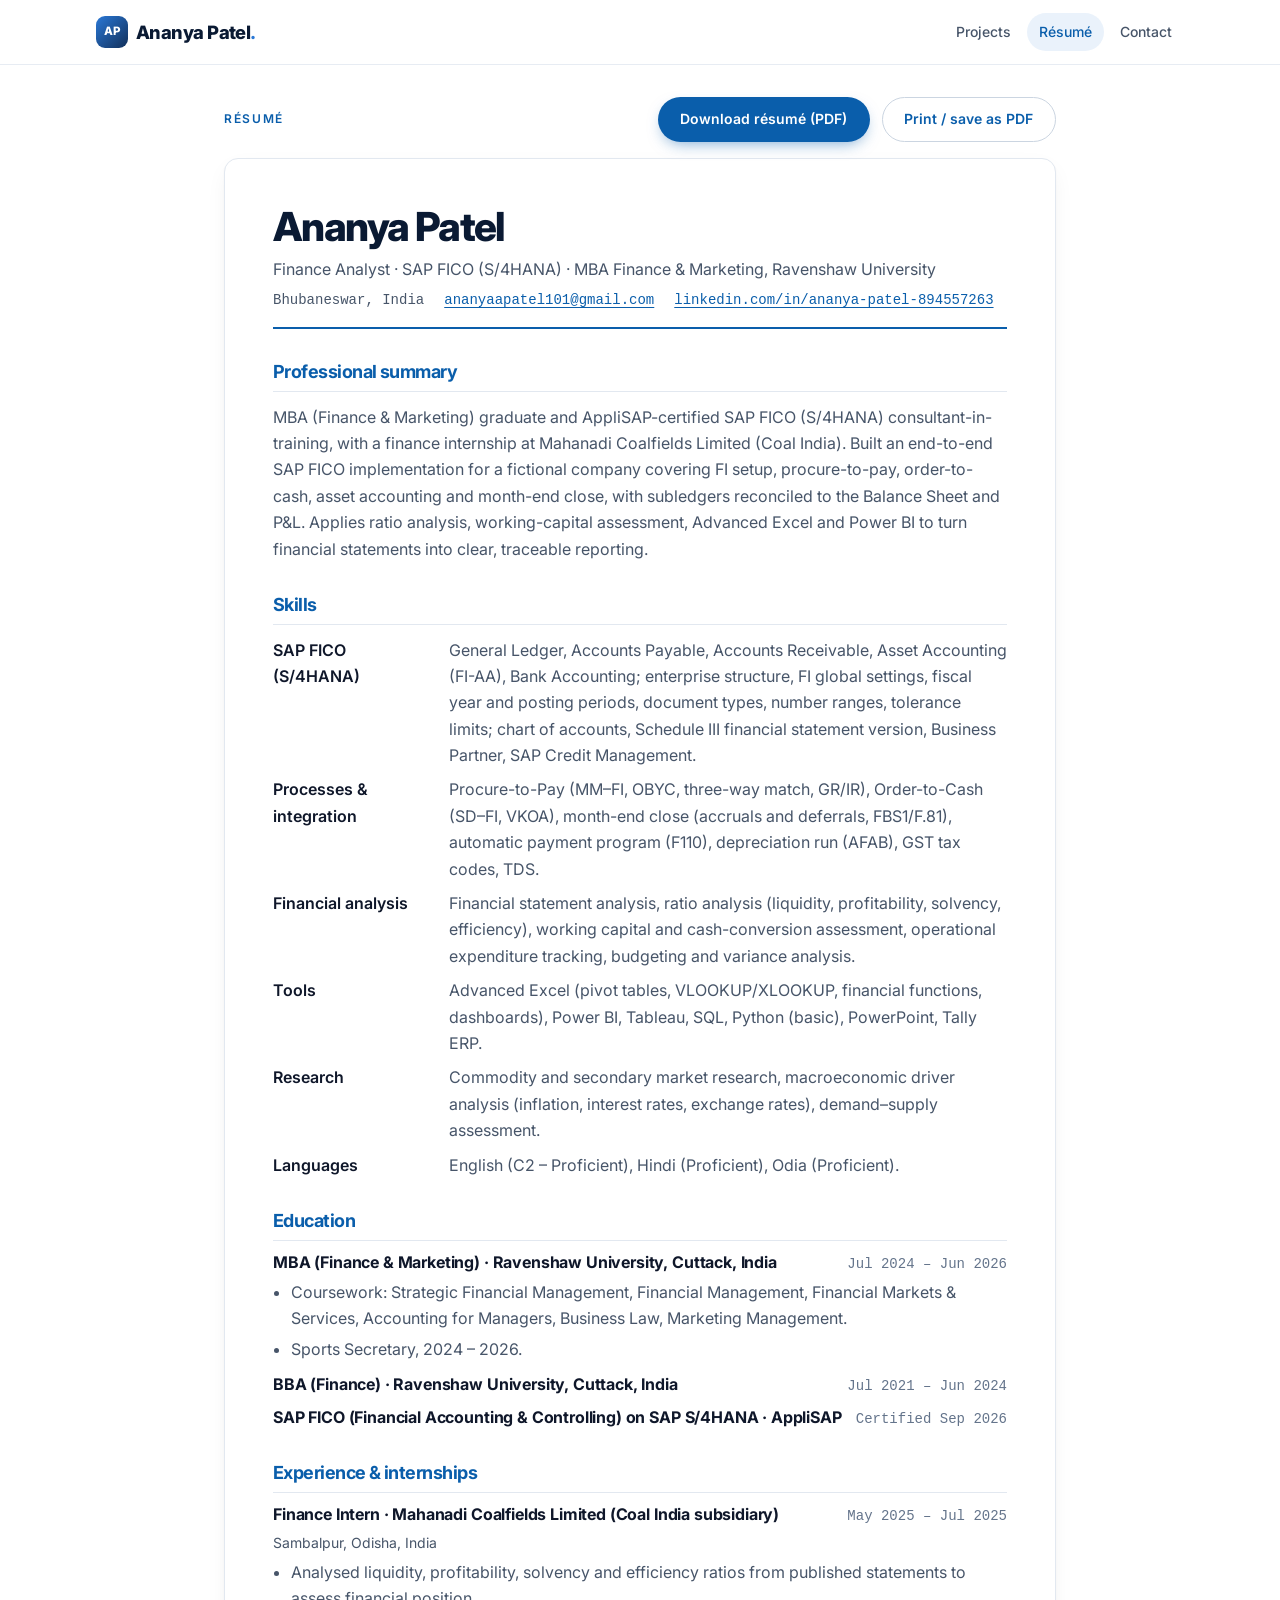
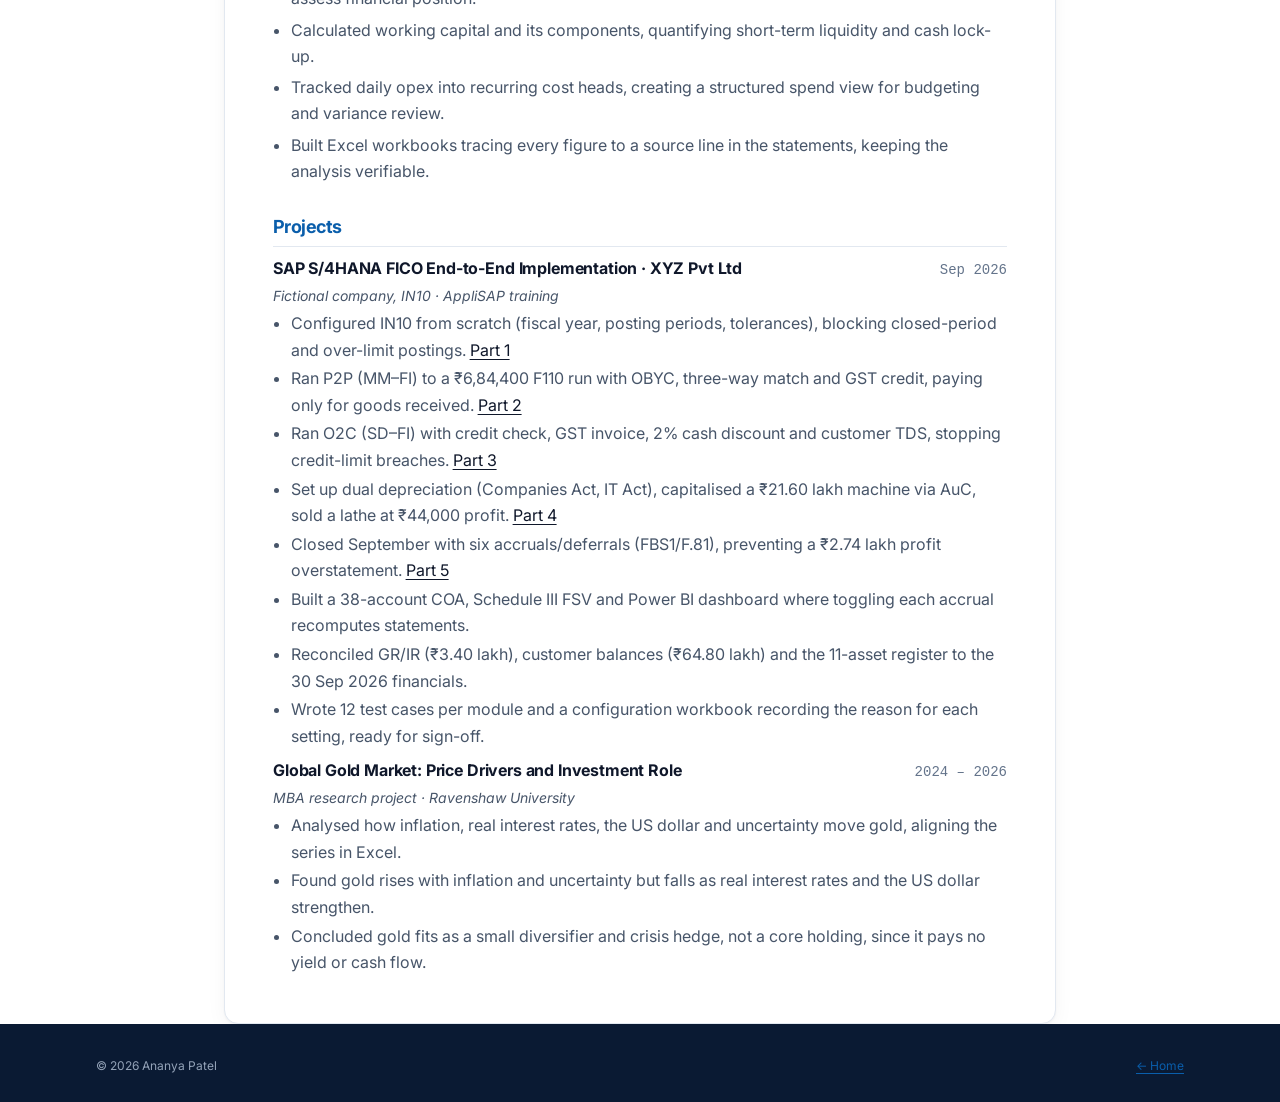
<file: resume.html>
<!doctype html>
<html lang="en">
<head>
<meta charset="utf-8">
<meta name="viewport" content="width=device-width, initial-scale=1, viewport-fit=cover">
<title>Résumé · Ananya Patel</title>
<meta name="description" content="Résumé of Ananya Patel: MBA Finance & Marketing (Ravenshaw University), finance intern at Mahanadi Coalfields Limited, trained in SAP S/4HANA FICO.">
<link rel="stylesheet" href="https://fonts.googleapis.com/css2?family=Inter:wght@300;400;500;600;700;800&display=swap">
<link rel="stylesheet" href="assets/css/style.css?v=3">
<script src="assets/js/main.js"></script>
<style>
  .cv { width: min(52rem, 100% - 32px); margin-inline: auto; background: var(--surface); border: 1px solid var(--rule); border-radius: var(--radius); padding: clamp(1.25rem, 4vw, 3rem); display: grid; gap: var(--s-6); box-shadow: var(--shadow); }
  .cv-head { display: grid; gap: var(--s-2); border-bottom: 2px solid var(--accent); padding-bottom: var(--s-4); }
  .cv-head .contact { display: flex; flex-wrap: wrap; gap: .25rem 1.25rem; font: 400 var(--t-sm)/1.5 var(--f-mono); color: var(--ink-2); }
  .cv-head .contact > * { overflow-wrap: anywhere; min-width: 0; }
  .cv-sec { display: grid; gap: var(--s-3); padding-block: 0; }
  .cv-sec > h2 { font: 700 var(--t-lg)/1.2 var(--f-display); color: var(--accent); border-bottom: 1px solid var(--rule); padding-bottom: var(--s-2); }
  .cv-sec p, .cv-sec li { color: var(--ink-2); }
  .cv-sec ul { margin: 0; padding-left: 1.1rem; display: grid; gap: .3rem; }
  .cv-row { display: grid; gap: .3rem; }
  .cv-row-top { display: flex; justify-content: space-between; gap: var(--s-3); flex-wrap: wrap; align-items: baseline; }
  .cv-row-top h3 { font-size: var(--t-md); }
  .cv-when { font: 500 var(--t-sm)/1.4 var(--f-mono); color: var(--ink-3); white-space: nowrap; }
  .skills-dl { display: grid; grid-template-columns: 10rem minmax(0, 1fr); gap: var(--s-2) var(--s-4); margin: 0; }
  .skills-dl dt { font-weight: 600; color: var(--ink); }
  .skills-dl dd { margin: 0; color: var(--ink-2); }
  @media (max-width: 600px) { .skills-dl { grid-template-columns: 1fr; gap: 0; } .skills-dl dd { margin-bottom: var(--s-3); } }
  .cv-actions { width: min(52rem, 100% - 32px); margin: var(--s-6) auto var(--s-4); display: flex; gap: var(--s-3); flex-wrap: wrap; justify-content: space-between; align-items: center; }
  .cv-proj { display: grid; gap: .2rem; }
  .cv-proj h3 { font-size: var(--t-md); }
  .cv-proj h3 a { color: var(--ink); text-decoration: none; }
  .cv-proj ul { gap: .15rem; }
  .cv-proj ul a { color: var(--ink); }
  .cv-proj ul.sub { margin-top: .15rem; list-style: circle; }
  .print-only { display: none; }

  @media print {
    @page { size: A4; margin: 14mm 14mm; }
    :root:root:root { color-scheme: light; --paper: #fff; --surface: #fff; --ink: #111; --ink-2: #333; --ink-3: #555; --rule: #ccc; --accent: #1f4e79; --shadow: none; }
    :root:root:root { --f-mono: var(--f-body); }
    html { font-size: 12.5px; }
    body { padding: 0; line-height: 1.38; background: #fff; }
    .cv-head h1 { font-size: 2rem !important; }
    .site-header, .site-footer, .cv-actions { display: none !important; }
    .cv { border: 0; padding: 0; gap: 8pt; max-width: none; width: auto; box-shadow: none; }
    .cv-sec { gap: 5pt; }
    .cv-sec > h2, .cv-proj h3, .cv-proj > p { break-after: avoid; }
    .cv-page2 { break-before: page; gap: 12pt; }
    .cv-page2 li { margin-bottom: 5pt; }
    .cv-proj li { break-inside: avoid; }
    .cv a { color: inherit; text-decoration: none; }
    .print-only { display: inline; }
  }
</style>
</head>
<body>

<header class="site-header">
  <div class="wrap">
    <a class="brand" href="./">Ananya Patel<span>.</span></a>
    <nav class="nav" aria-label="Main">
      <a href="./#projects">Projects</a>
      <a href="resume.html" aria-current="page">Résumé</a>
      <a href="./#contact" class="hide-sm">Contact</a>
    </nav>
  </div>
</header>

<main>
  <div class="cv-actions">
    <p class="eyebrow">Résumé</p>
    <div class="hero-actions" style="margin:0">
      <a class="btn btn-primary" href="assets/files/Ananya_Patel_Resume_SAP_FICO.pdf" download>Download résumé (PDF)</a>
      <button class="btn btn-ghost" type="button" onclick="window.print()">Print / save as PDF</button>
    </div>
  </div>

  <article class="cv">
    <header class="cv-head">
      <h1 style="font-size:var(--t-2xl)">Ananya Patel</h1>
      <p style="color:var(--ink-2)">Finance Analyst · SAP FICO (S/4HANA) · MBA Finance &amp; Marketing, Ravenshaw University</p>
      <p class="contact">
        <span>Bhubaneswar, India</span>
        <a href="mailto:ananyaapatel101@gmail.com">ananyaapatel101@gmail.com</a>
        <a href="https://www.linkedin.com/in/ananya-patel-894557263" target="_blank" rel="noopener">linkedin.com/in/ananya-patel-894557263</a>
      </p>
    </header>

    <section class="cv-sec" aria-labelledby="cv-summary">
      <h2 id="cv-summary">Professional summary</h2>
      <p>MBA (Finance &amp; Marketing) graduate and AppliSAP-certified SAP FICO (S/4HANA) consultant-in-training, with a finance internship at Mahanadi Coalfields Limited (Coal India). Built an end-to-end SAP FICO implementation for a fictional company covering FI setup, procure-to-pay, order-to-cash, asset accounting and month-end close, with subledgers reconciled to the Balance Sheet and P&amp;L. Applies ratio analysis, working-capital assessment, Advanced Excel and Power BI to turn financial statements into clear, traceable reporting.</p>
    </section>

    <section class="cv-sec" aria-labelledby="cv-skills">
      <h2 id="cv-skills">Skills</h2>
      <dl class="skills-dl">
        <dt>SAP FICO (S/4HANA)</dt>
        <dd>General Ledger, Accounts Payable, Accounts Receivable, Asset Accounting (FI-AA), Bank Accounting; enterprise structure, FI global settings, fiscal year and posting periods, document types, number ranges, tolerance limits; chart of accounts, Schedule III financial statement version, Business Partner, SAP Credit Management.</dd>
        <dt>Processes &amp; integration</dt>
        <dd>Procure-to-Pay (MM–FI, OBYC, three-way match, GR/IR), Order-to-Cash (SD–FI, VKOA), month-end close (accruals and deferrals, FBS1/F.81), automatic payment program (F110), depreciation run (AFAB), GST tax codes, TDS.</dd>
        <dt>Financial analysis</dt>
        <dd>Financial statement analysis, ratio analysis (liquidity, profitability, solvency, efficiency), working capital and cash-conversion assessment, operational expenditure tracking, budgeting and variance analysis.</dd>
        <dt>Tools</dt>
        <dd>Advanced Excel (pivot tables, VLOOKUP/XLOOKUP, financial functions, dashboards), Power BI, Tableau, SQL, Python (basic), PowerPoint, Tally ERP.</dd>
        <dt>Research</dt>
        <dd>Commodity and secondary market research, macroeconomic driver analysis (inflation, interest rates, exchange rates), demand–supply assessment.</dd>
        <dt>Languages</dt>
        <dd>English (C2 – Proficient), Hindi (Proficient), Odia (Proficient).</dd>
      </dl>
    </section>

    <section class="cv-sec" aria-labelledby="cv-edu">
      <h2 id="cv-edu">Education</h2>
      <div class="cv-row">
        <div class="cv-row-top">
          <h3>MBA (Finance &amp; Marketing) · Ravenshaw University, Cuttack, India</h3>
          <span class="cv-when">Jul 2024 – Jun 2026</span>
        </div>
        <ul>
          <li>Coursework: Strategic Financial Management, Financial Management, Financial Markets &amp; Services, Accounting for Managers, Business Law, Marketing Management.</li>
          <li>Sports Secretary, 2024 – 2026.</li>
        </ul>
      </div>
      <div class="cv-row">
        <div class="cv-row-top">
          <h3>BBA (Finance) · Ravenshaw University, Cuttack, India</h3>
          <span class="cv-when">Jul 2021 – Jun 2024</span>
        </div>
      </div>
      <div class="cv-row">
        <div class="cv-row-top">
          <h3>SAP FICO (Financial Accounting &amp; Controlling) on SAP S/4HANA · AppliSAP</h3>
          <span class="cv-when">Certified Sep 2026</span>
        </div>
      </div>
    </section>

    <section class="cv-sec" aria-labelledby="cv-exp">
      <h2 id="cv-exp">Experience &amp; internships</h2>
      <div class="cv-row">
        <div class="cv-row-top">
          <h3>Finance Intern · Mahanadi Coalfields Limited (Coal India subsidiary)</h3>
          <span class="cv-when">May 2025 – Jul 2025</span>
        </div>
        <p class="small">Sambalpur, Odisha, India</p>
        <ul>
          <li>Analysed liquidity, profitability, solvency and efficiency ratios from published statements to assess financial position.</li>
          <li>Calculated working capital and its components, quantifying short-term liquidity and cash lock-up.</li>
          <li>Tracked daily opex into recurring cost heads, creating a structured spend view for budgeting and variance review.</li>
          <li>Built Excel workbooks tracing every figure to a source line in the statements, keeping the analysis verifiable.</li>
        </ul>
      </div>
    </section>

    <section class="cv-sec" aria-labelledby="cv-proj">
      <h2 id="cv-proj">Projects</h2>

      <div class="cv-proj">
        <div class="cv-row-top">
          <h3>SAP S/4HANA FICO End-to-End Implementation · XYZ Pvt Ltd</h3>
          <span class="cv-when">Sep 2026</span>
        </div>
        <p class="small"><em>Fictional company, IN10 · AppliSAP training</em></p>
        <ul>
          <li>Configured IN10 from scratch (fiscal year, posting periods, tolerances), blocking closed-period and over-limit postings. <a href="projects/fi-enterprise-structure/">Part 1</a></li>
          <li>Ran P2P (MM–FI) to a ₹6,84,400 F110 run with OBYC, three-way match and GST credit, paying only for goods received. <a href="projects/procure-to-pay/">Part 2</a></li>
          <li>Ran O2C (SD–FI) with credit check, GST invoice, 2% cash discount and customer TDS, stopping credit-limit breaches. <a href="projects/order-to-cash/">Part 3</a></li>
          <li>Set up dual depreciation (Companies Act, IT Act), capitalised a ₹21.60 lakh machine via AuC, sold a lathe at ₹44,000 profit. <a href="projects/asset-accounting/">Part 4</a></li>
          <li>Closed September with six accruals/deferrals (FBS1/F.81), preventing a ₹2.74 lakh profit overstatement. <a href="projects/fsv-month-end-close/">Part 5</a></li>
          <li>Built a 38-account COA, Schedule III FSV and Power BI dashboard where toggling each accrual recomputes statements.</li>
          <li>Reconciled GR/IR (₹3.40 lakh), customer balances (₹64.80 lakh) and the 11-asset register to the 30 Sep 2026 financials.</li>
          <li>Wrote 12 test cases per module and a configuration workbook recording the reason for each setting, ready for sign-off.</li>
        </ul>
      </div>

      <div class="cv-proj">
        <div class="cv-row-top">
          <h3><a href="projects/gold-market-research/">Global Gold Market: Price Drivers and Investment Role</a></h3>
          <span class="cv-when">2024 – 2026</span>
        </div>
        <p class="small"><em>MBA research project · Ravenshaw University</em></p>
        <ul>
          <li>Analysed how inflation, real interest rates, the US dollar and uncertainty move gold, aligning the series in Excel.</li>
          <li>Found gold rises with inflation and uncertainty but falls as real interest rates and the US dollar strengthen.</li>
          <li>Concluded gold fits as a small diversifier and crisis hedge, not a core holding, since it pays no yield or cash flow.</li>
        </ul>
      </div>
    </section>
  </article>
</main>

<footer class="site-footer">
  <div class="wrap">
    <span>© <span data-year>2026</span> Ananya Patel</span>
    <a href="./">← Home</a>
  </div>
</footer>
</body>
</html>
</file>
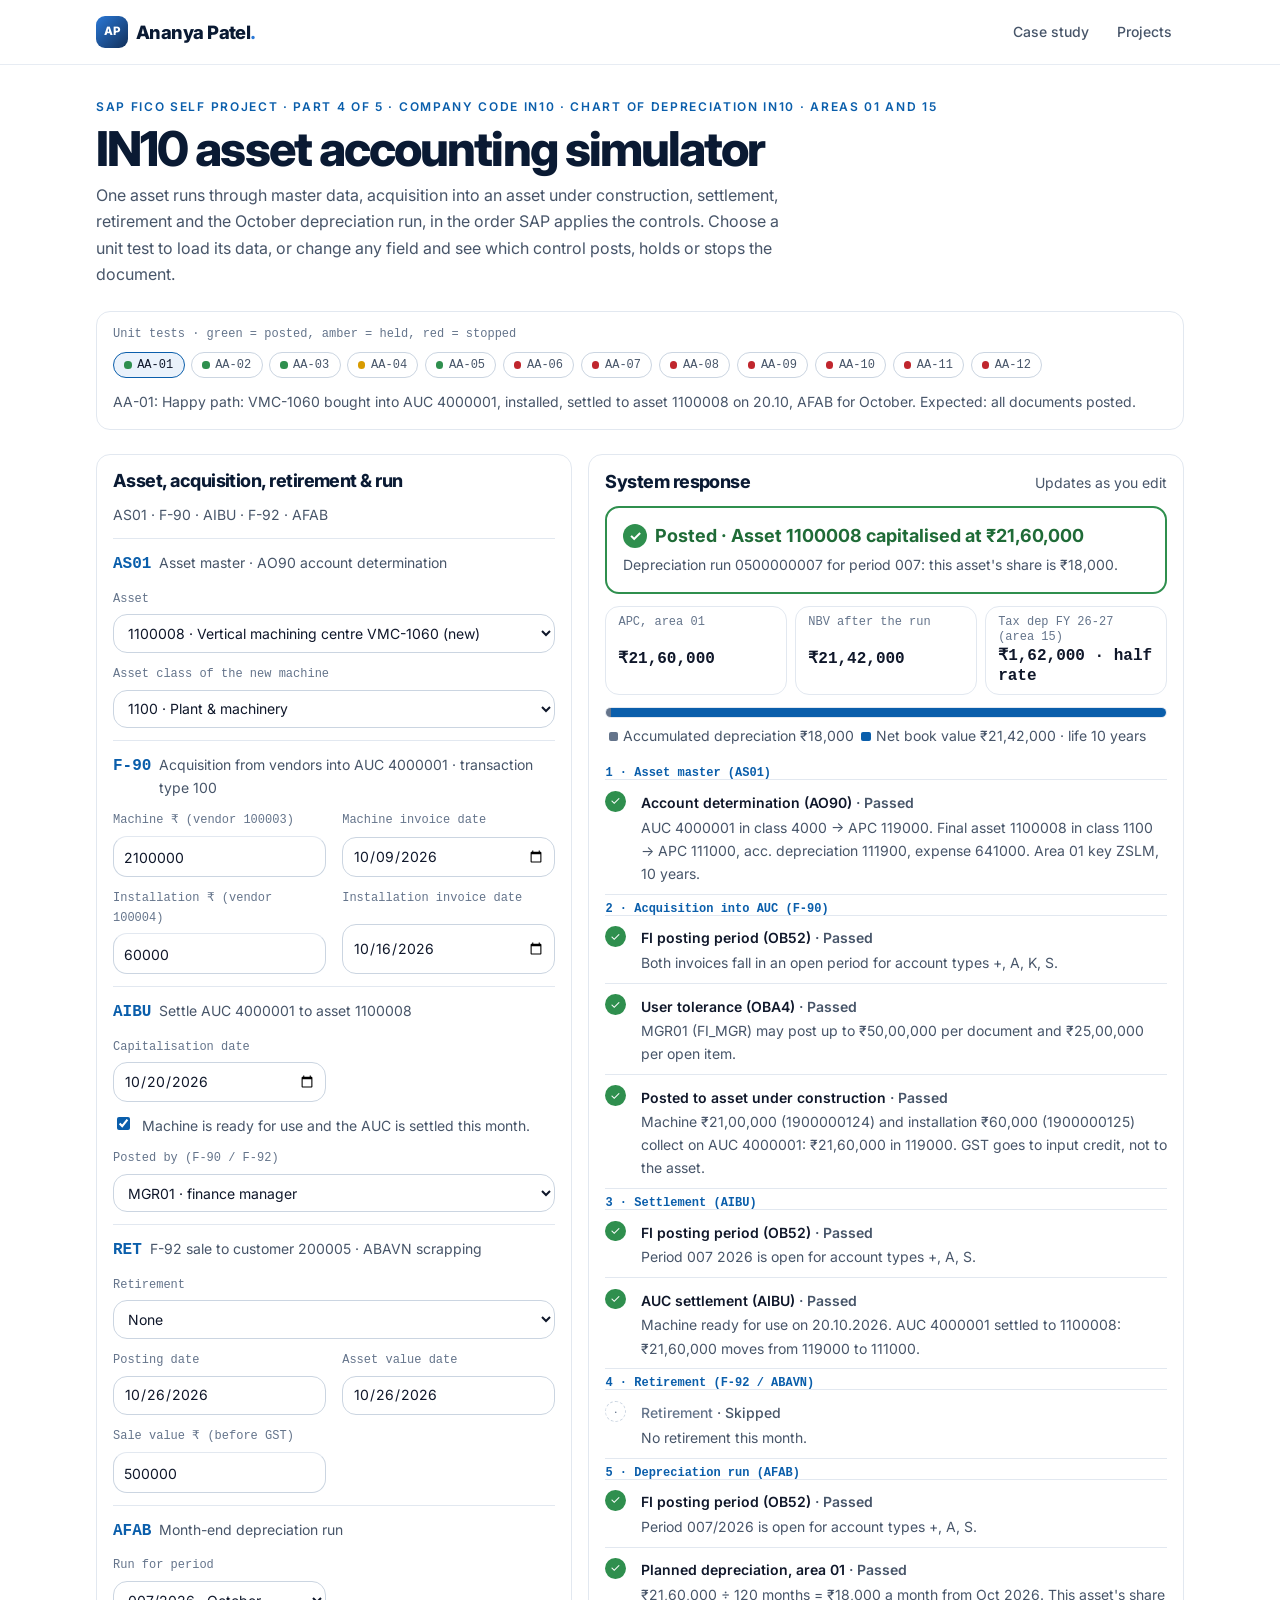
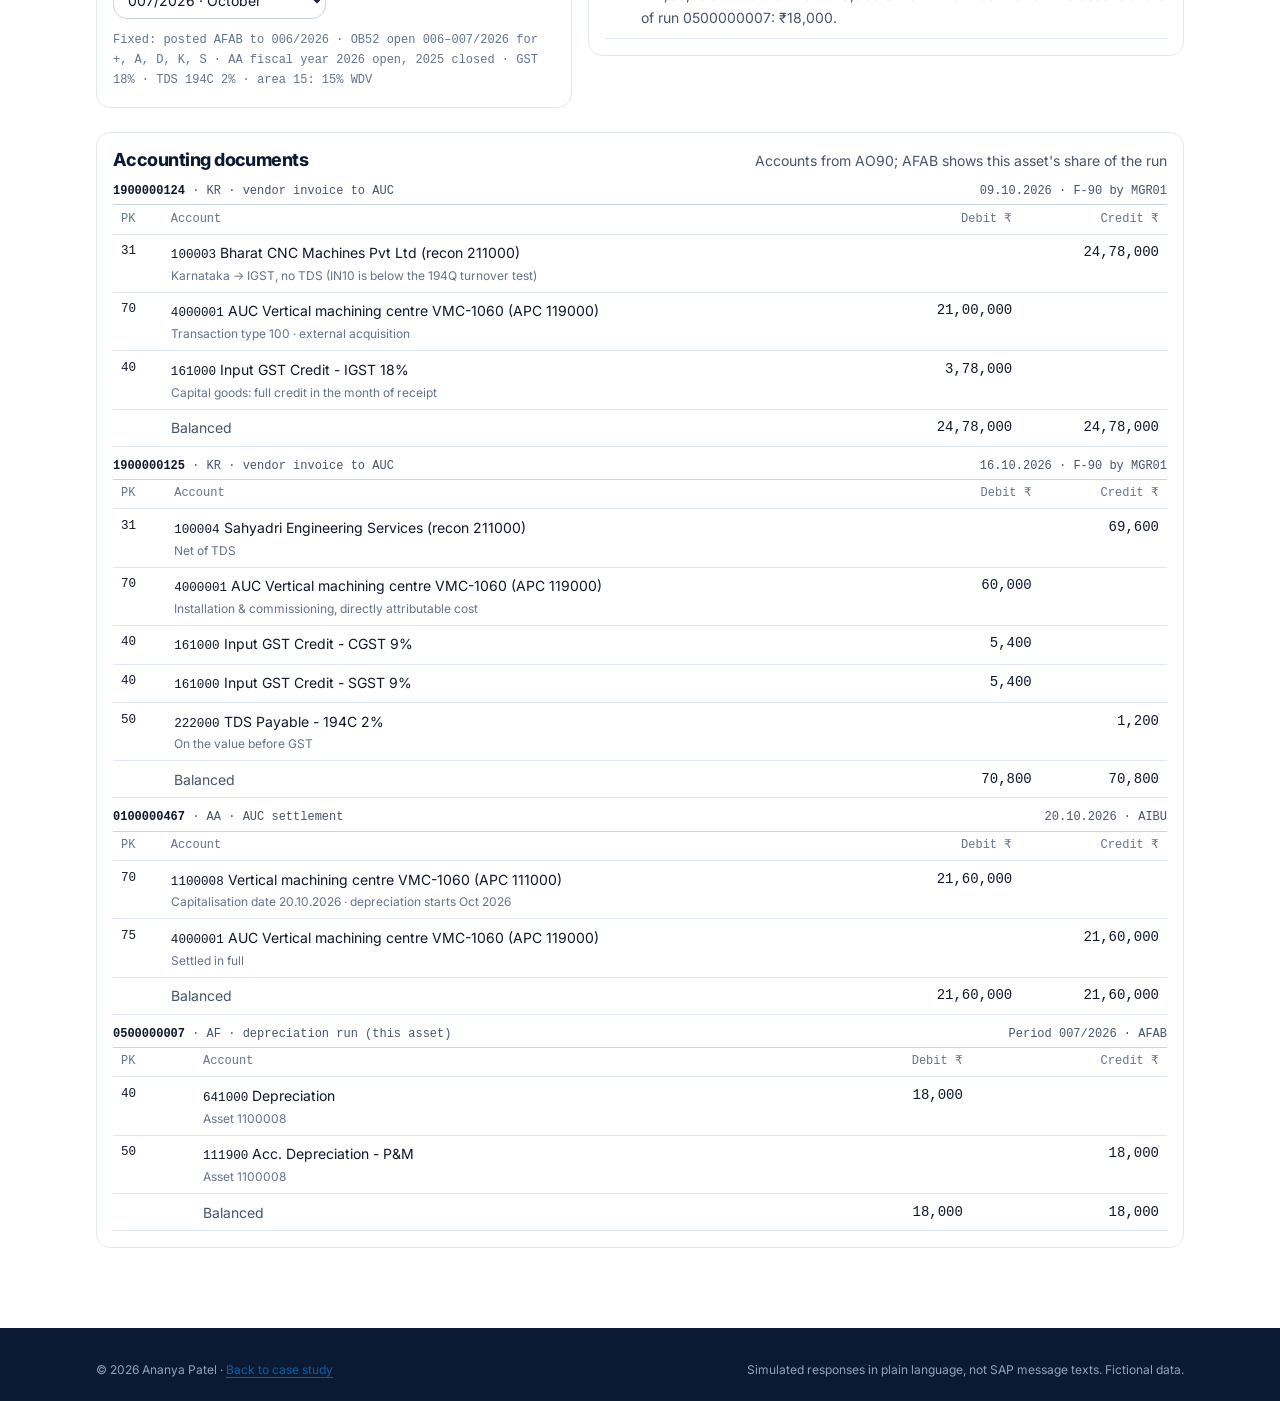
<file: projects/asset-accounting/simulator.html>
<!doctype html>
<html lang="en">
<head>
<meta charset="utf-8">
<meta name="viewport" content="width=device-width, initial-scale=1, viewport-fit=cover">
<title>IN10 Asset Simulator · Ananya Patel</title>
<meta name="description" content="Run an asset through acquisition into an AUC (F-90), settlement (AIBU), sale or scrapping (F-92 / ABAVN) and the depreciation run (AFAB) in company code IN10, and see which control posts, holds or stops it.">
<link rel="stylesheet" href="https://fonts.googleapis.com/css2?family=Inter:wght@300;400;500;600;700;800&display=swap">
<link rel="stylesheet" href="../../assets/css/style.css">
<script src="../../assets/js/main.js"></script>
<style>
  :root { --warning-text: #8a5a00; }
  @media (prefers-color-scheme: dark) { :root:not([data-theme="light"]) { --warning-text: #fab219; } }
  :root[data-theme="dark"] { --warning-text: #fab219; }

  .dash { display: grid; gap: var(--s-5); padding-block: var(--s-6) 0; }
  .panel { background: var(--surface); border: 1px solid var(--rule); border-radius: var(--radius); padding: var(--s-4); display: grid; gap: var(--s-3); min-width: 0; align-content: start; }
  .panel h2 { font-size: var(--t-lg); }
  .panel-head { display: flex; justify-content: space-between; align-items: baseline; gap: var(--s-3); flex-wrap: wrap; }
  .ctl-label { font: 500 var(--t-xs)/1 var(--f-mono); color: var(--ink-3); }
  .layout { display: grid; grid-template-columns: minmax(0, 1fr) minmax(0, 1.25fr); gap: var(--s-4); align-items: start; }
  @media (max-width: 960px) { .layout { grid-template-columns: 1fr; } }

  .presets { display: flex; flex-wrap: wrap; gap: .4rem; }
  .preset { border: 1px solid var(--rule-strong); background: var(--surface); color: var(--ink-2); border-radius: 999px; padding: .35rem .65rem; font: 500 var(--t-xs)/1 var(--f-mono); cursor: pointer; display: inline-flex; gap: .35rem; align-items: center; }
  .preset::before { content: ""; width: .45rem; height: .45rem; border-radius: 50%; background: var(--ink-3); }
  .preset.exp-posted::before { background: var(--good); }
  .preset.exp-held::before { background: var(--warning); }
  .preset.exp-error::before { background: var(--critical); }
  .preset[aria-pressed="true"] { border-color: var(--accent); color: var(--ink); background: var(--accent-wash); }
  .preset-desc { font-size: var(--t-sm); color: var(--ink-2); min-height: 1.4em; }

  .form { display: grid; grid-template-columns: repeat(2, minmax(0, 1fr)); gap: var(--s-3) var(--s-4); }
  .field { display: grid; gap: .3rem; }
  .field label { font-size: var(--t-xs); color: var(--ink-3); font-family: var(--f-mono); }
  .field select, .field input:not([type="checkbox"]) {
    font: 400 var(--t-sm)/1.3 var(--f-body); color: var(--ink); background: var(--paper); border: 1px solid var(--rule-strong);
    border-radius: var(--radius); padding: .55rem .6rem; width: 100%; min-width: 0;
  }
  .field input[type="number"], 
  .line-head { grid-column: 1 / -1; display: flex; gap: .5rem; align-items: baseline; border-top: 1px solid var(--rule); padding-top: var(--s-3); }
  .line-head b { font-family: var(--f-mono); color: var(--accent); }
  .switch { display: flex; gap: .55rem; align-items: flex-start; font-size: var(--t-sm); color: var(--ink-2); cursor: pointer; grid-column: 1 / -1; }
  .switch input { margin-top: .2rem; accent-color: var(--accent); }
  .fixed { grid-column: 1 / -1; font-size: var(--t-xs); color: var(--ink-3); font-family: var(--f-mono); }
  @media (max-width: 520px) { .form { grid-template-columns: 1fr; } }

  .banner { border-radius: var(--radius); padding: var(--s-4); display: grid; gap: .35rem; border: 2px solid; }
  .banner.ok { border-color: var(--good); }
  .banner.warn { border-color: var(--warning); }
  .banner.bad { border-color: var(--critical); }
  .banner .pill { display: inline-flex; align-items: center; gap: .45rem; font: 700 var(--t-lg)/1.2 var(--f-display); }
  .banner .ico { width: 1.5rem; height: 1.5rem; border-radius: 50%; display: inline-grid; place-items: center; color: #fff; font-size: .9rem; flex: none; }
  .banner.ok .ico { background: var(--good); } .banner.ok .pill { color: var(--good-text); }
  .banner.warn .ico { background: var(--warning); color: #15201e; } .banner.warn .pill { color: var(--warning-text); }
  .banner.bad .ico { background: var(--critical); } .banner.bad .pill { color: var(--critical); }
  .banner p { color: var(--ink-2); font-size: var(--t-sm); }

  .tiles { display: grid; grid-template-columns: repeat(3, minmax(0, 1fr)); gap: var(--s-2); }
  .tile { border: 1px solid var(--rule); border-radius: var(--radius); padding: var(--s-2) var(--s-3); display: grid; gap: .2rem; }
  .tile span { font: 500 var(--t-xs)/1.2 var(--f-mono); color: var(--ink-3); }
  .tile b { font: 600 var(--t-md)/1.2 var(--f-mono); font-variant-numeric: tabular-nums; }
  @media (max-width: 520px) { .tiles { grid-template-columns: 1fr; } }

  .stage-h { font: 600 var(--t-xs)/1 var(--f-mono); color: var(--accent); margin-top: var(--s-2); }
  .checks { list-style: none; margin: 0; padding: 0; display: grid; gap: 0; border-top: 1px solid var(--rule); }
  .checks li { display: grid; grid-template-columns: 1.6rem minmax(0, 1fr); gap: .6rem; padding-block: .55rem; border-bottom: 1px solid var(--rule); }
  .checks .st { width: 1.3rem; height: 1.3rem; border-radius: 50%; display: grid; place-items: center; font-size: .75rem; color: #fff; margin-top: .1rem; }
  .checks .pass .st { background: var(--good); }
  .checks .fail .st { background: var(--critical); }
  .checks .warn .st { background: var(--warning); color: #15201e; }
  .checks .skip .st { background: transparent; border: 1.5px dashed var(--rule-strong); color: var(--ink-3); }
  .checks b { font-weight: 600; font-size: var(--t-sm); }
  .checks .skip b { color: var(--ink-3); font-weight: 500; }
  .checks p { font-size: var(--t-sm); color: var(--ink-2); }
  .checks .fail p, .checks .warn p { color: var(--ink); }

  .docs { display: grid; gap: var(--s-3); }
  .doc-h { display: flex; justify-content: space-between; gap: var(--s-3); flex-wrap: wrap; font: 500 var(--t-xs)/1.3 var(--f-mono); color: var(--ink-2); padding-bottom: .3rem; border-bottom: 1px solid var(--rule-strong); }
  .doc-h b { color: var(--ink); }
  table.stmt { width: 100%; border-collapse: collapse; font-size: var(--t-sm); }
  table.stmt th, table.stmt td { padding: .4rem .5rem; border-bottom: 1px solid var(--rule); text-align: left; vertical-align: top; }
  table.stmt thead th { font: 500 var(--t-xs)/1.3 var(--f-mono); color: var(--ink-3); white-space: nowrap; }
  table.stmt td.num, table.stmt th.num { text-align: right; font-family: var(--f-mono); font-variant-numeric: tabular-nums; white-space: nowrap; }
  table.stmt td.mono { font-family: var(--f-mono); white-space: nowrap; }
  table.stmt td small { display: block; color: var(--ink-3); font-size: var(--t-xs); }
  .scroll-x { overflow-x: auto; }

  .meter { display: grid; gap: .4rem; }
  .meter-bar { height: .7rem; border-radius: 999px; background: var(--surface-2); display: flex; overflow: hidden; border: 1px solid var(--rule); }
  .meter-bar span { display: block; height: 100%; }
  .meter-bar .m-acc { background: var(--ink-3); }
  .meter-bar .m-nbv { background: var(--accent); }
  .key { display: inline-block; width: .6rem; height: .6rem; border-radius: 2px; margin: 0 .3rem 0 .2rem; vertical-align: baseline; }
  .key.k-acc { background: var(--ink-3); } .key.k-nbv { background: var(--accent); }
  fieldset.grp { display: contents; border: 0; margin: 0; padding: 0; }
  fieldset.grp[disabled] .field, fieldset.grp[disabled] .switch { opacity: .45; }
</style>
</head>
<body>

<header class="site-header">
  <div class="wrap">
    <a class="brand" href="../../">Ananya Patel<span>.</span></a>
    <nav class="nav" aria-label="Main">
      <a href="./">Case study</a>
      <a href="../../#projects" class="hide-sm">Projects</a>
    </nav>
  </div>
</header>

<main class="wrap dash">
  <div style="display:grid;gap:var(--s-2)">
    <p class="eyebrow">SAP FICO self project · Part 4 of 5 · Company code IN10 · Chart of depreciation IN10 · Areas 01 and 15</p>
    <h1>IN10 asset accounting simulator</h1>
    <p class="muted prose">One asset runs through master data, acquisition into an asset under construction, settlement, retirement and the October depreciation run, in the order SAP applies the controls. Choose a unit test to load its data, or change any field and see which control posts, holds or stops the document.</p>
  </div>

  <div class="panel">
    <span class="ctl-label">Unit tests · green = posted, amber = held, red = stopped</span>
    <div class="presets" id="presets"></div>
    <p class="preset-desc" id="preset-desc"></p>
  </div>

  <div class="layout">
    <section class="panel" aria-labelledby="in-title">
      <div class="panel-head"><h2 id="in-title">Asset, acquisition, retirement &amp; run</h2><span class="small muted">AS01 · F-90 · AIBU · F-92 · AFAB</span></div>
      <form class="form" id="form" autocomplete="off">
        <div class="line-head"><b>AS01</b><span class="small muted">Asset master · AO90 account determination</span></div>
        <div class="field" style="grid-column:1/-1"><label for="f-asset">Asset</label><select id="f-asset"></select></div>
        <fieldset class="grp" id="g-new">
          <div class="field" style="grid-column:1/-1"><label for="f-cls">Asset class of the new machine</label>
            <select id="f-cls"><option value="1100">1100 · Plant &amp; machinery</option><option value="1200">1200 · Office equipment</option><option value="1300">1300 · Vehicles (no AO90 entry yet)</option></select></div>

          <div class="line-head"><b>F-90</b><span class="small muted">Acquisition from vendors into AUC 4000001 · transaction type 100</span></div>
          <div class="field"><label for="f-machine">Machine ₹ (vendor 100003)</label><input id="f-machine" type="number" min="0" step="10000"></div>
          <div class="field"><label for="f-invDate">Machine invoice date</label><input id="f-invDate" type="date"></div>
          <div class="field"><label for="f-install">Installation ₹ (vendor 100004)</label><input id="f-install" type="number" min="0" step="1000"></div>
          <div class="field"><label for="f-instDate">Installation invoice date</label><input id="f-instDate" type="date"></div>

          <div class="line-head"><b>AIBU</b><span class="small muted">Settle AUC 4000001 to asset 1100008</span></div>
          <div class="field"><label for="f-capDate">Capitalisation date</label><input id="f-capDate" type="date"></div>
          <label class="switch" for="f-settle"><input type="checkbox" id="f-settle"><span>Machine is ready for use and the AUC is settled this month.</span></label>
        </fieldset>
        <div class="field" style="grid-column:1/-1"><label for="f-poster">Posted by (F-90 / F-92)</label>
          <select id="f-poster"><option value="MGR01">MGR01 · finance manager</option><option value="CLERK01">CLERK01 · accounts clerk</option></select></div>

        <div class="line-head"><b>RET</b><span class="small muted">F-92 sale to customer 200005 · ABAVN scrapping</span></div>
        <div class="field" style="grid-column:1/-1"><label for="f-ret">Retirement</label>
          <select id="f-ret"><option value="none">None</option><option value="sale">Sale (F-92, trans. type 210)</option><option value="scrap">Scrapping (ABAVN, trans. type 200)</option></select></div>
        <div class="field"><label for="f-retPost">Posting date</label><input id="f-retPost" type="date"></div>
        <div class="field"><label for="f-retValue">Asset value date</label><input id="f-retValue" type="date"></div>
        <div class="field"><label for="f-saleValue">Sale value ₹ (before GST)</label><input id="f-saleValue" type="number" min="0" step="10000"></div>

        <div class="line-head"><b>AFAB</b><span class="small muted">Month-end depreciation run</span></div>
        <div class="field"><label for="f-afabPer">Run for period</label>
          <select id="f-afabPer"><option value="7">007/2026 · October</option><option value="8">008/2026 · November</option></select></div>
        <p class="fixed">Fixed: posted AFAB to 006/2026 · OB52 open 006–007/2026 for +, A, D, K, S · AA fiscal year 2026 open, 2025 closed · GST 18% · TDS 194C 2% · area 15: 15% WDV</p>
      </form>
    </section>

    <section class="panel" aria-labelledby="res-title" aria-live="polite">
      <div class="panel-head"><h2 id="res-title">System response</h2><span class="small muted">Updates as you edit</span></div>
      <div id="banner"></div>
      <div class="tiles" id="tiles"></div>
      <div class="meter" id="meter"></div>
      <div id="checks"></div>
    </section>
  </div>

  <section class="panel" aria-labelledby="je-title">
    <div class="panel-head"><h2 id="je-title">Accounting documents</h2><span class="small muted">Accounts from AO90; AFAB shows this asset's share of the run</span></div>
    <div class="docs" id="docs"></div>
  </section>
</main>

<footer class="site-footer">
  <div class="wrap">
    <span>© <span data-year>2026</span> Ananya Patel · <a href="./">Back to case study</a></span>
    <span>Simulated responses in plain language, not SAP message texts. Fictional data.</span>
  </div>
</footer>

<script src="data/aa_data.js"></script>
<script src="aa-core.js"></script>
<script src="simulator.js"></script>
</body>
</html>
</file>
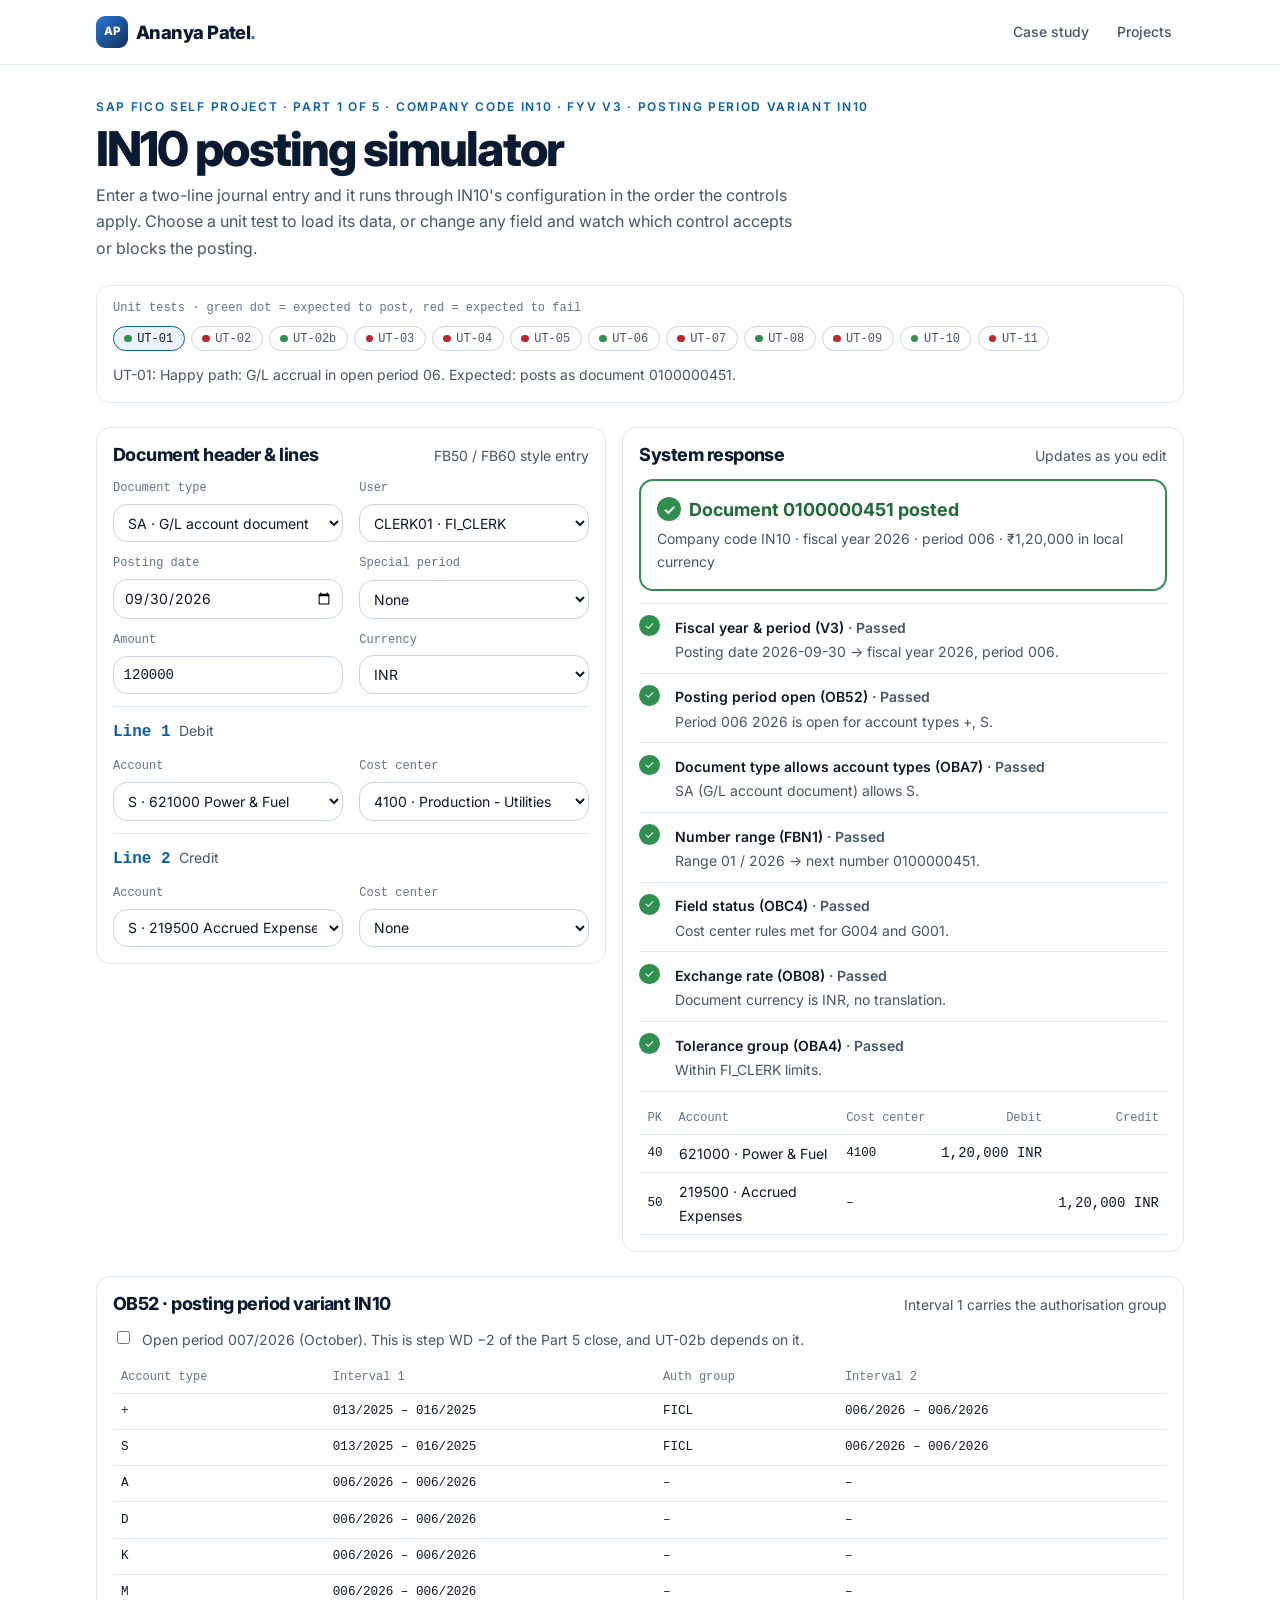
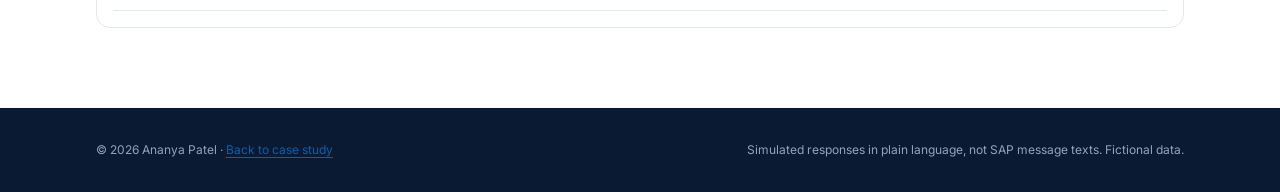
<file: projects/fi-enterprise-structure/validator.html>
<!doctype html>
<html lang="en">
<head>
<meta charset="utf-8">
<meta name="viewport" content="width=device-width, initial-scale=1, viewport-fit=cover">
<title>IN10 Posting Simulator · Ananya Patel</title>
<meta name="description" content="Run a journal entry through company code IN10's configuration (fiscal year, posting periods, document type, number range, field status, exchange rate, tolerance group) and see which control accepts or blocks it.">
<link rel="stylesheet" href="https://fonts.googleapis.com/css2?family=Inter:wght@300;400;500;600;700;800&display=swap">
<link rel="stylesheet" href="../../assets/css/style.css">
<script src="../../assets/js/main.js"></script>
<style>
  .dash { display: grid; gap: var(--s-5); padding-block: var(--s-6) 0; }
  .panel { background: var(--surface); border: 1px solid var(--rule); border-radius: var(--radius); padding: var(--s-4); display: grid; gap: var(--s-3); min-width: 0; align-content: start; }
  .panel h2 { font-size: var(--t-lg); }
  .panel-head { display: flex; justify-content: space-between; align-items: baseline; gap: var(--s-3); flex-wrap: wrap; }
  .ctl-label { font: 500 var(--t-xs)/1 var(--f-mono); color: var(--ink-3); }
  .layout { display: grid; grid-template-columns: minmax(0, 1fr) minmax(0, 1.1fr); gap: var(--s-4); align-items: start; }
  @media (max-width: 960px) { .layout { grid-template-columns: 1fr; } }

  .presets { display: flex; flex-wrap: wrap; gap: .4rem; }
  .preset { border: 1px solid var(--rule-strong); background: var(--surface); color: var(--ink-2); border-radius: 999px; padding: .35rem .65rem; font: 500 var(--t-xs)/1 var(--f-mono); cursor: pointer; display: inline-flex; gap: .35rem; align-items: center; }
  .preset::before { content: ""; width: .45rem; height: .45rem; border-radius: 50%; background: var(--ink-3); }
  .preset.exp-posted::before { background: var(--good); }
  .preset.exp-error::before { background: var(--critical); }
  .preset[aria-pressed="true"] { border-color: var(--accent); color: var(--ink); background: var(--accent-wash); }
  .preset-desc { font-size: var(--t-sm); color: var(--ink-2); min-height: 1.4em; }

  .form { display: grid; grid-template-columns: repeat(2, minmax(0, 1fr)); gap: var(--s-3) var(--s-4); }
  .form .full { grid-column: 1 / -1; }
  .field { display: grid; gap: .3rem; }
  .field label { font-size: var(--t-xs); color: var(--ink-3); font-family: var(--f-mono); }
  .field select, .field input {
    font: 400 var(--t-sm)/1.3 var(--f-body); color: var(--ink); background: var(--paper); border: 1px solid var(--rule-strong);
    border-radius: var(--radius); padding: .55rem .6rem; width: 100%; min-width: 0;
  }
  .field input[type="number"] { font-family: var(--f-mono); }
  .field .hint { font-size: var(--t-xs); color: var(--ink-3); }
  .line-head { grid-column: 1 / -1; display: flex; gap: .5rem; align-items: baseline; border-top: 1px solid var(--rule); padding-top: var(--s-3); }
  .line-head b { font-family: var(--f-mono); color: var(--accent); }
  @media (max-width: 520px) { .form { grid-template-columns: 1fr; } }

  .banner { border-radius: var(--radius); padding: var(--s-4); display: grid; gap: .35rem; border: 2px solid; }
  .banner.ok { border-color: var(--good); }
  .banner.bad { border-color: var(--critical); }
  .banner .pill { display: inline-flex; align-items: center; gap: .45rem; font: 700 var(--t-lg)/1.2 var(--f-display); }
  .banner .ico { width: 1.5rem; height: 1.5rem; border-radius: 50%; display: inline-grid; place-items: center; color: #fff; font-size: .9rem; flex: none; }
  .banner.ok .ico { background: var(--good); } .banner.ok .pill { color: var(--good-text); }
  .banner.bad .ico { background: var(--critical); } .banner.bad .pill { color: var(--critical); }
  .banner p { color: var(--ink-2); font-size: var(--t-sm); }

  .checks { list-style: none; margin: 0; padding: 0; display: grid; gap: 0; border-top: 1px solid var(--rule); }
  .checks li { display: grid; grid-template-columns: 1.6rem minmax(0, 1fr); gap: .6rem; padding-block: .6rem; border-bottom: 1px solid var(--rule); }
  .checks .st { width: 1.3rem; height: 1.3rem; border-radius: 50%; display: grid; place-items: center; font-size: .75rem; color: #fff; margin-top: .1rem; }
  .checks .pass .st { background: var(--good); }
  .checks .fail .st { background: var(--critical); }
  .checks .skip .st { background: transparent; border: 1.5px dashed var(--rule-strong); color: var(--ink-3); }
  .checks b { font-weight: 600; font-size: var(--t-sm); }
  .checks .skip b { color: var(--ink-3); font-weight: 500; }
  .checks p { font-size: var(--t-sm); color: var(--ink-2); }
  .checks .fail p { color: var(--ink); }

  table.stmt { width: 100%; border-collapse: collapse; font-size: var(--t-sm); }
  table.stmt th, table.stmt td { padding: .45rem .5rem; border-bottom: 1px solid var(--rule); text-align: left; }
  table.stmt thead th { font: 500 var(--t-xs)/1.3 var(--f-mono); color: var(--ink-3); white-space: nowrap; }
  table.stmt td.num, table.stmt th.num { text-align: right; font-family: var(--f-mono); font-variant-numeric: tabular-nums; white-space: nowrap; }
  table.stmt td.mono { font-family: var(--f-mono); white-space: nowrap; }
  table.stmt tr.open td:last-child { color: var(--good-text); font-weight: 600; }
  .scroll-x { overflow-x: auto; }
  .switch { display: flex; gap: .55rem; align-items: flex-start; font-size: var(--t-sm); color: var(--ink-2); cursor: pointer; }
  .switch input { margin-top: .2rem; accent-color: var(--accent); }
</style>
</head>
<body>

<header class="site-header">
  <div class="wrap">
    <a class="brand" href="../../">Ananya Patel<span>.</span></a>
    <nav class="nav" aria-label="Main">
      <a href="./">Case study</a>
      <a href="../../#projects" class="hide-sm">Projects</a>
    </nav>
  </div>
</header>

<main class="wrap dash">
  <div style="display:grid;gap:var(--s-2)">
    <p class="eyebrow">SAP FICO self project · Part 1 of 5 · Company code IN10 · FYV V3 · Posting period variant IN10</p>
    <h1>IN10 posting simulator</h1>
    <p class="muted prose">Enter a two-line journal entry and it runs through IN10's configuration in the order the controls apply. Choose a unit test to load its data, or change any field and watch which control accepts or blocks the posting.</p>
  </div>

  <div class="panel">
    <span class="ctl-label">Unit tests · green dot = expected to post, red = expected to fail</span>
    <div class="presets" id="presets"></div>
    <p class="preset-desc" id="preset-desc"></p>
  </div>

  <div class="layout">
    <section class="panel" aria-labelledby="doc-title">
      <div class="panel-head"><h2 id="doc-title">Document header &amp; lines</h2><span class="small muted">FB50 / FB60 style entry</span></div>
      <form class="form" id="form" autocomplete="off">
        <div class="field"><label for="f-docType">Document type</label><select id="f-docType"></select></div>
        <div class="field"><label for="f-user">User</label><select id="f-user"></select></div>
        <div class="field"><label for="f-postingDate">Posting date</label><input id="f-postingDate" type="date" required></div>
        <div class="field"><label for="f-specialPeriod">Special period</label>
          <select id="f-specialPeriod"><option value="">None</option><option>13</option><option>14</option><option>15</option><option>16</option></select></div>
        <div class="field"><label for="f-amount">Amount</label><input id="f-amount" type="number" min="1" step="1" required></div>
        <div class="field"><label for="f-currency">Currency</label><select id="f-currency"><option>INR</option><option>USD</option><option>EUR</option></select></div>

        <div class="line-head"><b>Line 1</b><span class="small muted">Debit</span></div>
        <div class="field"><label for="f-drAccount">Account</label><select id="f-drAccount"></select></div>
        <div class="field"><label for="f-drCostCenter">Cost center</label><select id="f-drCostCenter"></select></div>
        <div class="line-head"><b>Line 2</b><span class="small muted">Credit</span></div>
        <div class="field"><label for="f-crAccount">Account</label><select id="f-crAccount"></select></div>
        <div class="field"><label for="f-crCostCenter">Cost center</label><select id="f-crCostCenter"></select></div>
      </form>
    </section>

    <section class="panel" aria-labelledby="res-title" aria-live="polite">
      <div class="panel-head"><h2 id="res-title">System response</h2><span class="small muted">Updates as you edit</span></div>
      <div id="banner"></div>
      <ol class="checks" id="checks"></ol>
      <div class="scroll-x"><table class="stmt" id="entry"></table></div>
    </section>
  </div>

  <section class="panel" aria-labelledby="ob52-title">
    <div class="panel-head"><h2 id="ob52-title">OB52 · posting period variant IN10</h2><span class="small muted">Interval 1 carries the authorisation group</span></div>
    <label class="switch" for="open-p07"><input type="checkbox" id="open-p07"><span>Open period 007/2026 (October). This is step WD −2 of the Part 5 close, and UT-02b depends on it.</span></label>
    <div class="scroll-x"><table class="stmt" id="ob52"></table></div>
  </section>
</main>

<footer class="site-footer">
  <div class="wrap">
    <span>© <span data-year>2026</span> Ananya Patel · <a href="./">Back to case study</a></span>
    <span>Simulated responses in plain language, not SAP message texts. Fictional data.</span>
  </div>
</footer>

<script src="data/es_data.js"></script>
<script src="validator-core.js"></script>
<script src="validator.js"></script>
</body>
</html>
</file>
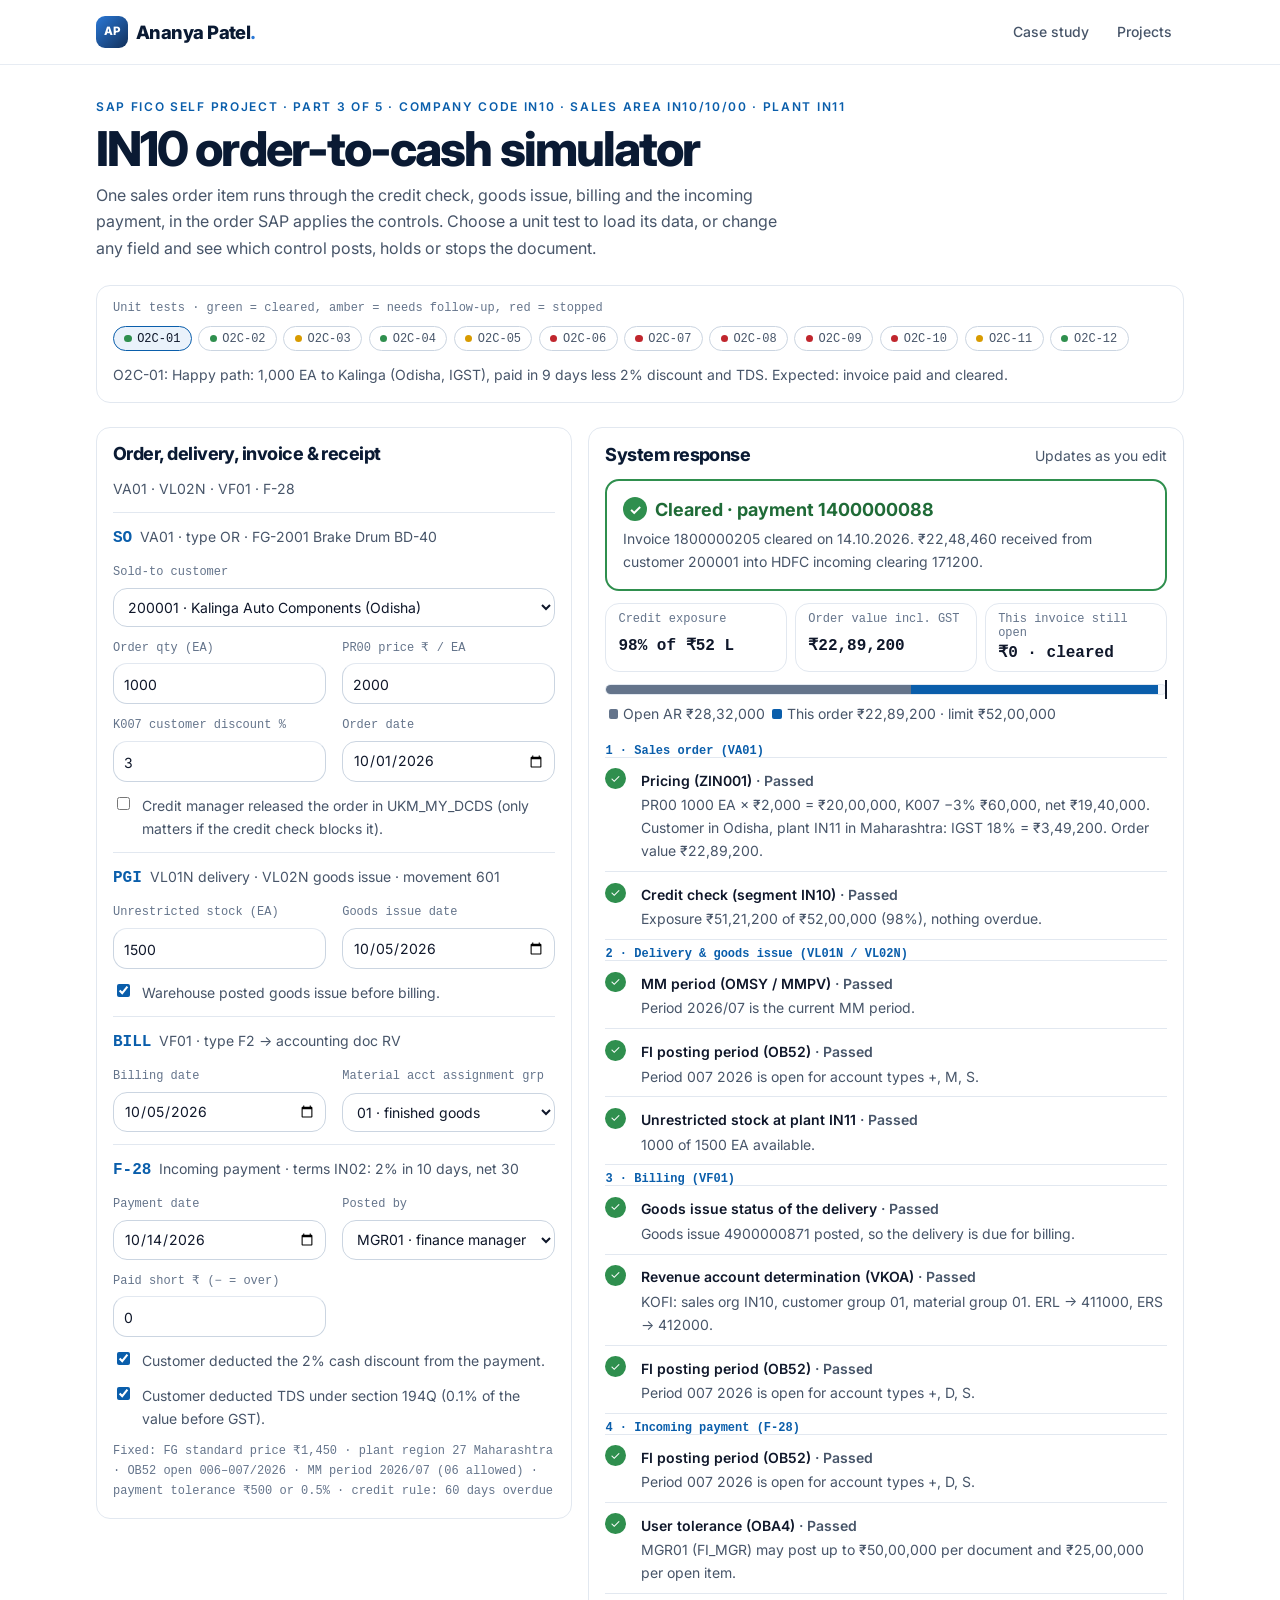
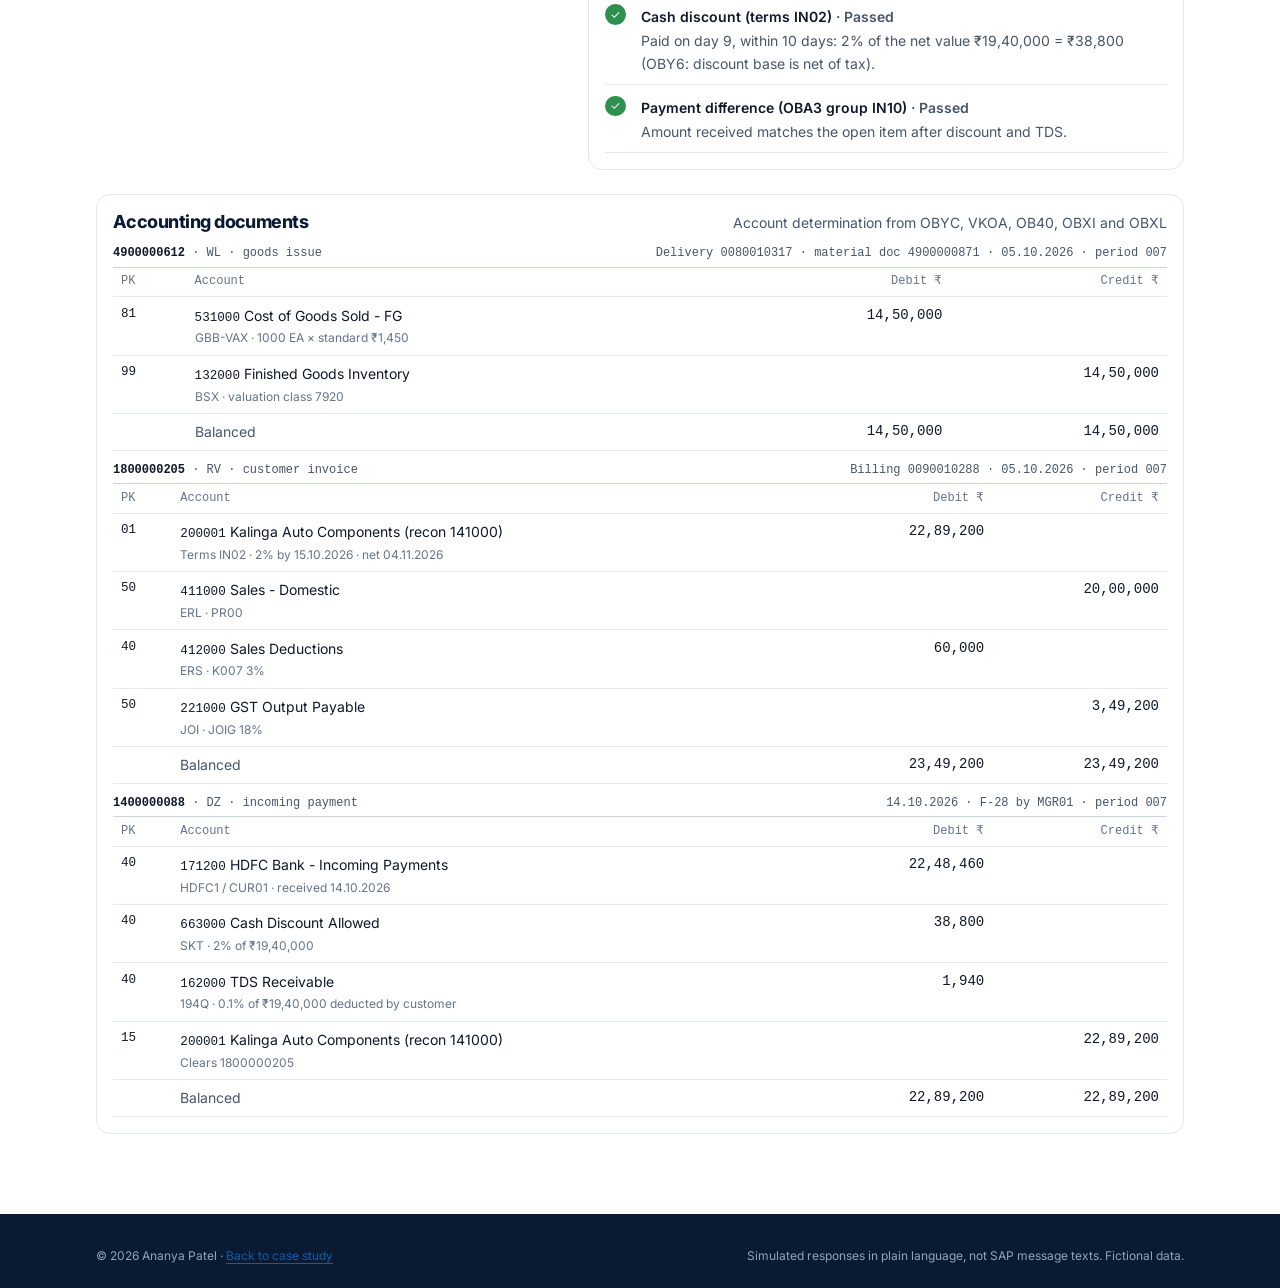
<file: projects/order-to-cash/simulator.html>
<!doctype html>
<html lang="en">
<head>
<meta charset="utf-8">
<meta name="viewport" content="width=device-width, initial-scale=1, viewport-fit=cover">
<title>IN10 O2C Simulator · Ananya Patel</title>
<meta name="description" content="Run a sales order item through the credit check (VA01), post goods issue, billing (VF01) and the incoming payment (F-28) in company code IN10, and see which control posts, holds or stops it.">
<link rel="stylesheet" href="https://fonts.googleapis.com/css2?family=Inter:wght@300;400;500;600;700;800&display=swap">
<link rel="stylesheet" href="../../assets/css/style.css">
<script src="../../assets/js/main.js"></script>
<style>
  :root { --warning-text: #8a5a00; }
  @media (prefers-color-scheme: dark) { :root:not([data-theme="light"]) { --warning-text: #fab219; } }
  :root[data-theme="dark"] { --warning-text: #fab219; }

  .dash { display: grid; gap: var(--s-5); padding-block: var(--s-6) 0; }
  .panel { background: var(--surface); border: 1px solid var(--rule); border-radius: var(--radius); padding: var(--s-4); display: grid; gap: var(--s-3); min-width: 0; align-content: start; }
  .panel h2 { font-size: var(--t-lg); }
  .panel-head { display: flex; justify-content: space-between; align-items: baseline; gap: var(--s-3); flex-wrap: wrap; }
  .ctl-label { font: 500 var(--t-xs)/1 var(--f-mono); color: var(--ink-3); }
  .layout { display: grid; grid-template-columns: minmax(0, 1fr) minmax(0, 1.25fr); gap: var(--s-4); align-items: start; }
  @media (max-width: 960px) { .layout { grid-template-columns: 1fr; } }

  .presets { display: flex; flex-wrap: wrap; gap: .4rem; }
  .preset { border: 1px solid var(--rule-strong); background: var(--surface); color: var(--ink-2); border-radius: 999px; padding: .35rem .65rem; font: 500 var(--t-xs)/1 var(--f-mono); cursor: pointer; display: inline-flex; gap: .35rem; align-items: center; }
  .preset::before { content: ""; width: .45rem; height: .45rem; border-radius: 50%; background: var(--ink-3); }
  .preset.exp-cleared::before { background: var(--good); }
  .preset.exp-blocked::before, .preset.exp-residual::before { background: var(--warning); }
  .preset.exp-error::before { background: var(--critical); }
  .preset[aria-pressed="true"] { border-color: var(--accent); color: var(--ink); background: var(--accent-wash); }
  .preset-desc { font-size: var(--t-sm); color: var(--ink-2); min-height: 1.4em; }

  .form { display: grid; grid-template-columns: repeat(2, minmax(0, 1fr)); gap: var(--s-3) var(--s-4); }
  .field { display: grid; gap: .3rem; }
  .field label { font-size: var(--t-xs); color: var(--ink-3); font-family: var(--f-mono); }
  .field select, .field input:not([type="checkbox"]) {
    font: 400 var(--t-sm)/1.3 var(--f-body); color: var(--ink); background: var(--paper); border: 1px solid var(--rule-strong);
    border-radius: var(--radius); padding: .55rem .6rem; width: 100%; min-width: 0;
  }
  .field input[type="number"], 
  .line-head { grid-column: 1 / -1; display: flex; gap: .5rem; align-items: baseline; border-top: 1px solid var(--rule); padding-top: var(--s-3); }
  .line-head b { font-family: var(--f-mono); color: var(--accent); }
  .switch { display: flex; gap: .55rem; align-items: flex-start; font-size: var(--t-sm); color: var(--ink-2); cursor: pointer; grid-column: 1 / -1; }
  .switch input { margin-top: .2rem; accent-color: var(--accent); }
  .fixed { grid-column: 1 / -1; font-size: var(--t-xs); color: var(--ink-3); font-family: var(--f-mono); }
  @media (max-width: 520px) { .form { grid-template-columns: 1fr; } }

  .banner { border-radius: var(--radius); padding: var(--s-4); display: grid; gap: .35rem; border: 2px solid; }
  .banner.ok { border-color: var(--good); }
  .banner.warn { border-color: var(--warning); }
  .banner.bad { border-color: var(--critical); }
  .banner .pill { display: inline-flex; align-items: center; gap: .45rem; font: 700 var(--t-lg)/1.2 var(--f-display); }
  .banner .ico { width: 1.5rem; height: 1.5rem; border-radius: 50%; display: inline-grid; place-items: center; color: #fff; font-size: .9rem; flex: none; }
  .banner.ok .ico { background: var(--good); } .banner.ok .pill { color: var(--good-text); }
  .banner.warn .ico { background: var(--warning); color: #15201e; } .banner.warn .pill { color: var(--warning-text); }
  .banner.bad .ico { background: var(--critical); } .banner.bad .pill { color: var(--critical); }
  .banner p { color: var(--ink-2); font-size: var(--t-sm); }

  .tiles { display: grid; grid-template-columns: repeat(3, minmax(0, 1fr)); gap: var(--s-2); }
  .tile { border: 1px solid var(--rule); border-radius: var(--radius); padding: var(--s-2) var(--s-3); display: grid; gap: .2rem; }
  .tile span { font: 500 var(--t-xs)/1.2 var(--f-mono); color: var(--ink-3); }
  .tile b { font: 600 var(--t-md)/1.2 var(--f-mono); font-variant-numeric: tabular-nums; }
  @media (max-width: 520px) { .tiles { grid-template-columns: 1fr; } }

  .stage-h { font: 600 var(--t-xs)/1 var(--f-mono); color: var(--accent); margin-top: var(--s-2); }
  .checks { list-style: none; margin: 0; padding: 0; display: grid; gap: 0; border-top: 1px solid var(--rule); }
  .checks li { display: grid; grid-template-columns: 1.6rem minmax(0, 1fr); gap: .6rem; padding-block: .55rem; border-bottom: 1px solid var(--rule); }
  .checks .st { width: 1.3rem; height: 1.3rem; border-radius: 50%; display: grid; place-items: center; font-size: .75rem; color: #fff; margin-top: .1rem; }
  .checks .pass .st { background: var(--good); }
  .checks .fail .st { background: var(--critical); }
  .checks .warn .st { background: var(--warning); color: #15201e; }
  .checks .skip .st { background: transparent; border: 1.5px dashed var(--rule-strong); color: var(--ink-3); }
  .checks b { font-weight: 600; font-size: var(--t-sm); }
  .checks .skip b { color: var(--ink-3); font-weight: 500; }
  .checks p { font-size: var(--t-sm); color: var(--ink-2); }
  .checks .fail p, .checks .warn p { color: var(--ink); }

  .docs { display: grid; gap: var(--s-3); }
  .doc-h { display: flex; justify-content: space-between; gap: var(--s-3); flex-wrap: wrap; font: 500 var(--t-xs)/1.3 var(--f-mono); color: var(--ink-2); padding-bottom: .3rem; border-bottom: 1px solid var(--rule-strong); }
  .doc-h b { color: var(--ink); }
  table.stmt { width: 100%; border-collapse: collapse; font-size: var(--t-sm); }
  table.stmt th, table.stmt td { padding: .4rem .5rem; border-bottom: 1px solid var(--rule); text-align: left; vertical-align: top; }
  table.stmt thead th { font: 500 var(--t-xs)/1.3 var(--f-mono); color: var(--ink-3); white-space: nowrap; }
  table.stmt td.num, table.stmt th.num { text-align: right; font-family: var(--f-mono); font-variant-numeric: tabular-nums; white-space: nowrap; }
  table.stmt td.mono { font-family: var(--f-mono); white-space: nowrap; }
  table.stmt td small { display: block; color: var(--ink-3); font-size: var(--t-xs); }
  .scroll-x { overflow-x: auto; }

  .meter { display: grid; gap: .4rem; }
  .meter-bar { position: relative; height: .7rem; border-radius: 999px; background: var(--surface-2); display: flex; overflow: visible; border: 1px solid var(--rule); }
  .meter-bar span { display: block; height: 100%; }
  .meter-bar .m-open { background: var(--ink-3); border-radius: 999px 0 0 999px; }
  .meter-bar .m-new { background: var(--accent); }
  .meter-bar .m-new.over { background: var(--critical); }
  .meter-bar i { position: absolute; top: -.3rem; bottom: -.3rem; width: 2px; background: var(--ink); transform: translateX(-1px); }
  .key { display: inline-block; width: .6rem; height: .6rem; border-radius: 2px; margin: 0 .3rem 0 .2rem; vertical-align: baseline; }
  .key.k-open { background: var(--ink-3); } .key.k-new { background: var(--accent); }
</style>
</head>
<body>

<header class="site-header">
  <div class="wrap">
    <a class="brand" href="../../">Ananya Patel<span>.</span></a>
    <nav class="nav" aria-label="Main">
      <a href="./">Case study</a>
      <a href="../../#projects" class="hide-sm">Projects</a>
    </nav>
  </div>
</header>

<main class="wrap dash">
  <div style="display:grid;gap:var(--s-2)">
    <p class="eyebrow">SAP FICO self project · Part 3 of 5 · Company code IN10 · Sales area IN10/10/00 · Plant IN11</p>
    <h1>IN10 order-to-cash simulator</h1>
    <p class="muted prose">One sales order item runs through the credit check, goods issue, billing and the incoming payment, in the order SAP applies the controls. Choose a unit test to load its data, or change any field and see which control posts, holds or stops the document.</p>
  </div>

  <div class="panel">
    <span class="ctl-label">Unit tests · green = cleared, amber = needs follow-up, red = stopped</span>
    <div class="presets" id="presets"></div>
    <p class="preset-desc" id="preset-desc"></p>
  </div>

  <div class="layout">
    <section class="panel" aria-labelledby="in-title">
      <div class="panel-head"><h2 id="in-title">Order, delivery, invoice &amp; receipt</h2><span class="small muted">VA01 · VL02N · VF01 · F-28</span></div>
      <form class="form" id="form" autocomplete="off">
        <div class="line-head"><b>SO</b><span class="small muted">VA01 · type OR · FG-2001 Brake Drum BD-40</span></div>
        <div class="field" style="grid-column:1/-1"><label for="f-customer">Sold-to customer</label><select id="f-customer"></select></div>
        <div class="field"><label for="f-qty">Order qty (EA)</label><input id="f-qty" type="number" min="1" step="10"></div>
        <div class="field"><label for="f-price">PR00 price ₹ / EA</label><input id="f-price" type="number" min="1" step="10"></div>
        <div class="field"><label for="f-discPct">K007 customer discount %</label><input id="f-discPct" type="number" min="0" max="100" step="0.5"></div>
        <div class="field"><label for="f-orderDate">Order date</label><input id="f-orderDate" type="date"></div>
        <label class="switch" for="f-creditRelease"><input type="checkbox" id="f-creditRelease"><span>Credit manager released the order in UKM_MY_DCDS (only matters if the credit check blocks it).</span></label>

        <div class="line-head"><b>PGI</b><span class="small muted">VL01N delivery · VL02N goods issue · movement 601</span></div>
        <div class="field"><label for="f-stock">Unrestricted stock (EA)</label><input id="f-stock" type="number" min="0" step="10"></div>
        <div class="field"><label for="f-pgiDate">Goods issue date</label><input id="f-pgiDate" type="date"></div>
        <label class="switch" for="f-pgiDone"><input type="checkbox" id="f-pgiDone"><span>Warehouse posted goods issue before billing.</span></label>

        <div class="line-head"><b>BILL</b><span class="small muted">VF01 · type F2 → accounting doc RV</span></div>
        <div class="field"><label for="f-billDate">Billing date</label><input id="f-billDate" type="date"></div>
        <div class="field"><label for="f-acctGroup">Material acct assignment grp</label>
          <select id="f-acctGroup"><option value="01">01 · finished goods</option><option value="">(blank)</option></select></div>

        <div class="line-head"><b>F-28</b><span class="small muted">Incoming payment · terms IN02: 2% in 10 days, net 30</span></div>
        <div class="field"><label for="f-payDate">Payment date</label><input id="f-payDate" type="date"></div>
        <div class="field"><label for="f-poster">Posted by</label>
          <select id="f-poster"><option value="MGR01">MGR01 · finance manager</option><option value="CLERK01">CLERK01 · AR clerk</option></select></div>
        <div class="field"><label for="f-shortPay">Paid short ₹ (− = over)</label><input id="f-shortPay" type="number" step="50"></div>
        <label class="switch" for="f-discTaken"><input type="checkbox" id="f-discTaken"><span>Customer deducted the 2% cash discount from the payment.</span></label>
        <label class="switch" for="f-tds"><input type="checkbox" id="f-tds"><span>Customer deducted TDS under section 194Q (0.1% of the value before GST).</span></label>
        <p class="fixed">Fixed: FG standard price ₹1,450 · plant region 27 Maharashtra · OB52 open 006–007/2026 · MM period 2026/07 (06 allowed) · payment tolerance ₹500 or 0.5% · credit rule: 60 days overdue</p>
      </form>
    </section>

    <section class="panel" aria-labelledby="res-title" aria-live="polite">
      <div class="panel-head"><h2 id="res-title">System response</h2><span class="small muted">Updates as you edit</span></div>
      <div id="banner"></div>
      <div class="tiles" id="tiles"></div>
      <div class="meter" id="meter"></div>
      <div id="checks"></div>
    </section>
  </div>

  <section class="panel" aria-labelledby="je-title">
    <div class="panel-head"><h2 id="je-title">Accounting documents</h2><span class="small muted">Account determination from OBYC, VKOA, OB40, OBXI and OBXL</span></div>
    <div class="docs" id="docs"></div>
  </section>
</main>

<footer class="site-footer">
  <div class="wrap">
    <span>© <span data-year>2026</span> Ananya Patel · <a href="./">Back to case study</a></span>
    <span>Simulated responses in plain language, not SAP message texts. Fictional data.</span>
  </div>
</footer>

<script src="data/o2c_data.js"></script>
<script src="o2c-core.js"></script>
<script src="simulator.js"></script>
</body>
</html>
</file>
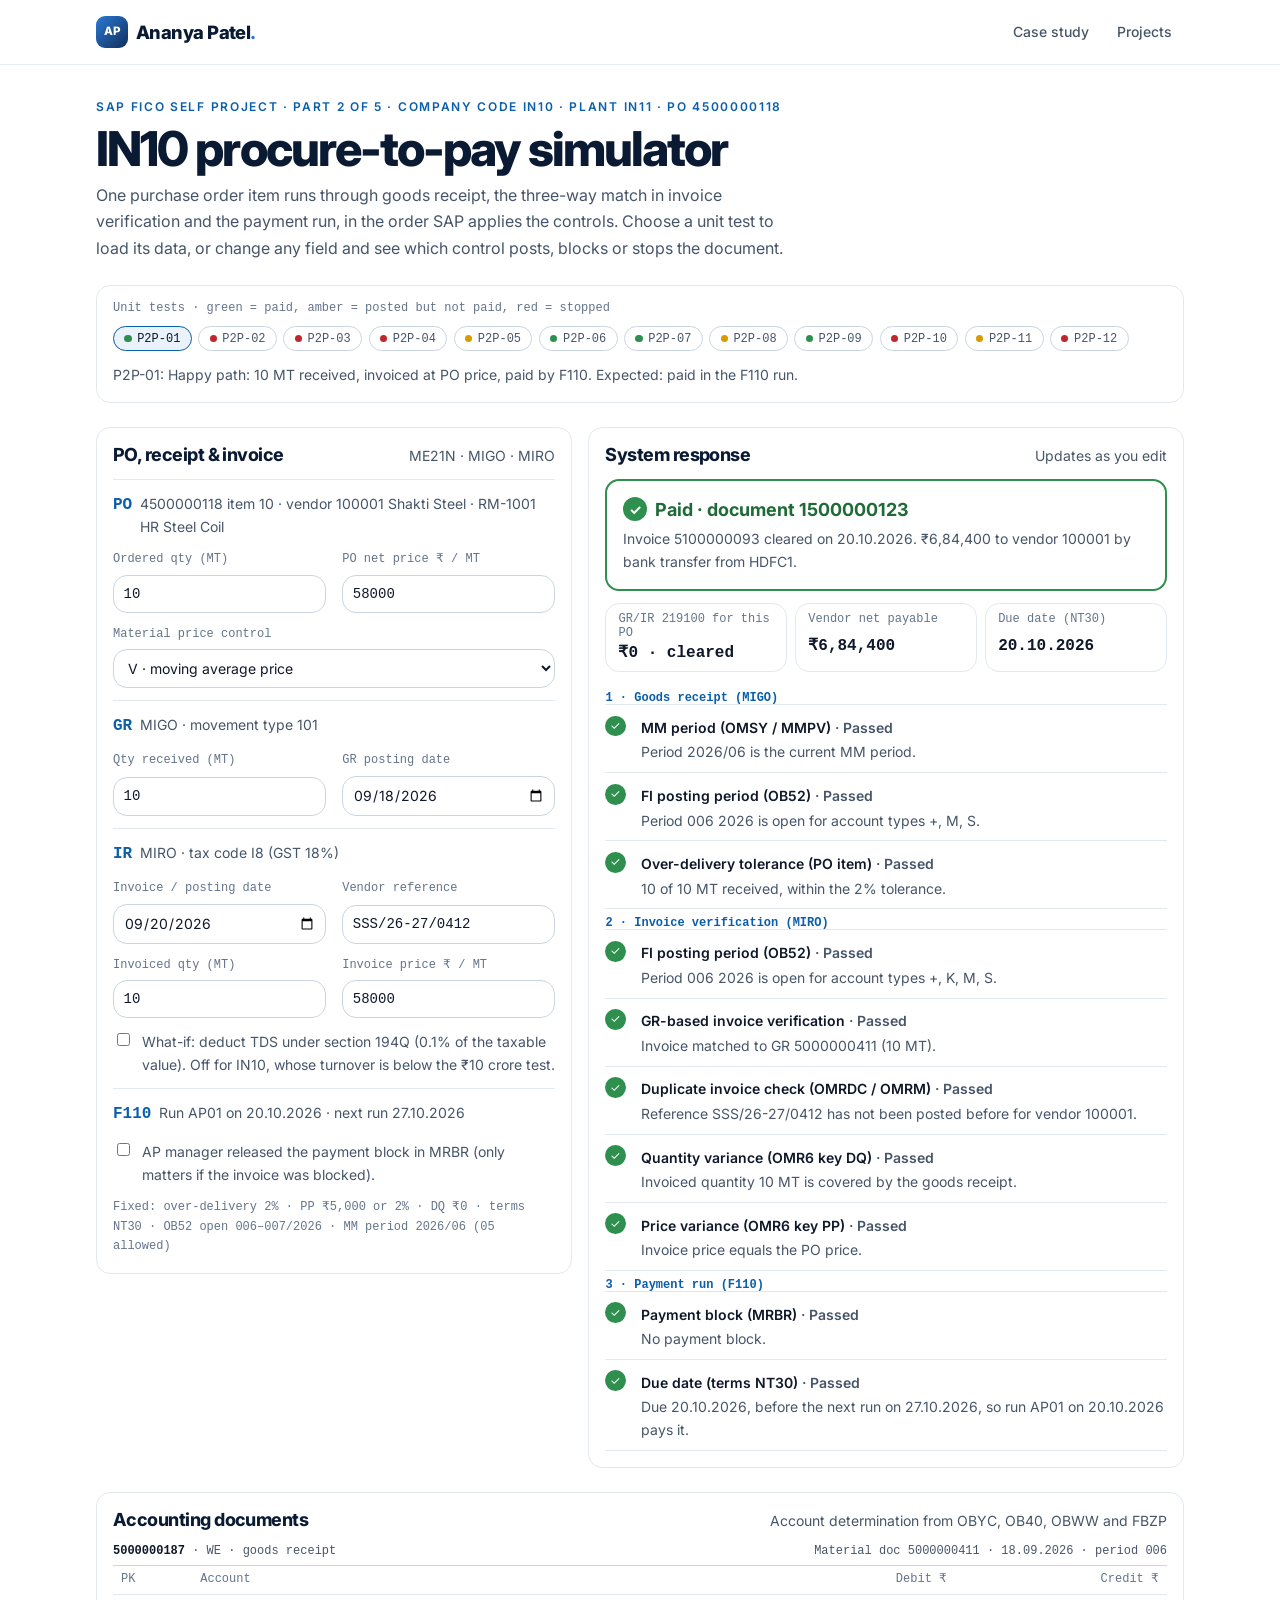
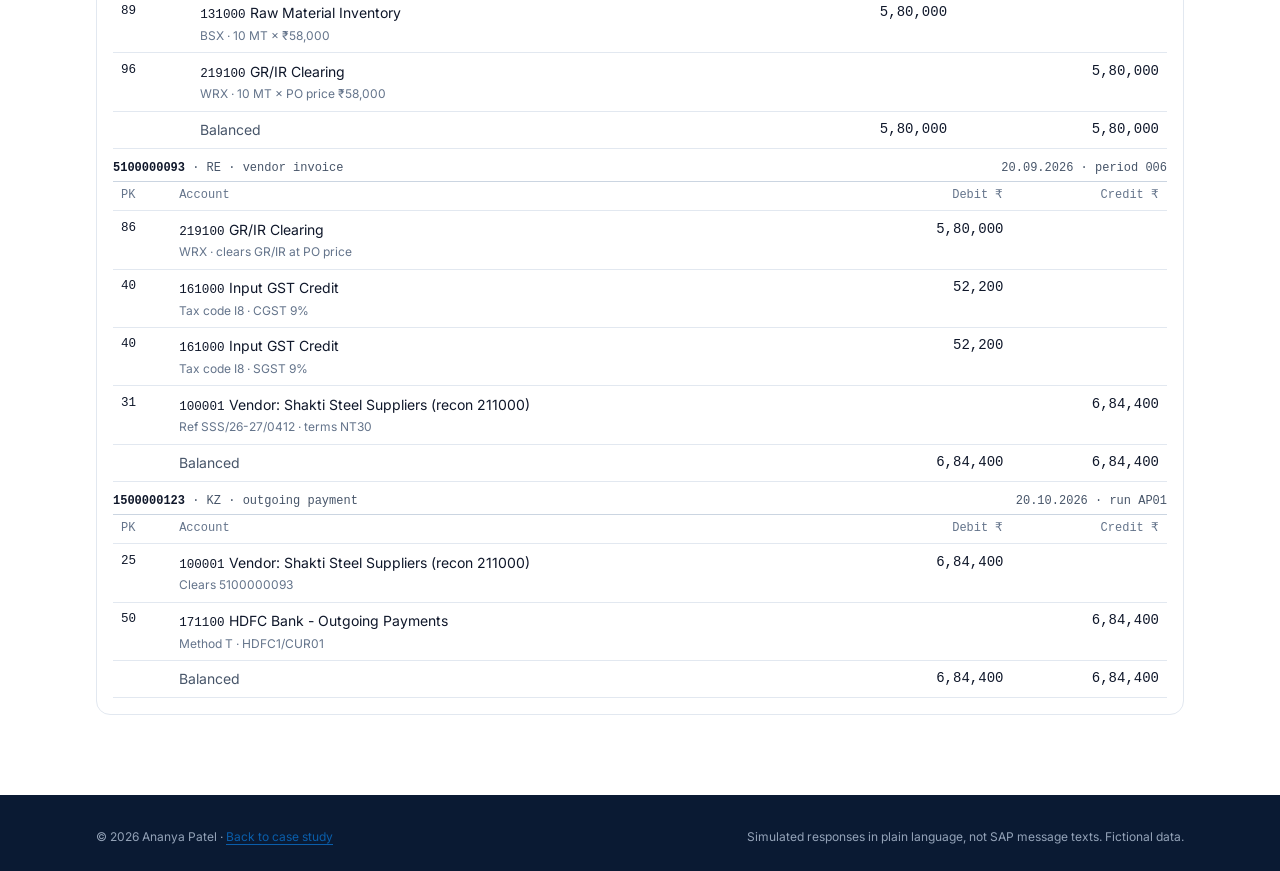
<file: projects/procure-to-pay/simulator.html>
<!doctype html>
<html lang="en">
<head>
<meta charset="utf-8">
<meta name="viewport" content="width=device-width, initial-scale=1, viewport-fit=cover">
<title>IN10 P2P Simulator · Ananya Patel</title>
<meta name="description" content="Run a purchase order item through goods receipt (MIGO), three-way match in invoice verification (MIRO) and the payment run (F110) in company code IN10, and see which control posts, blocks or stops it.">
<link rel="stylesheet" href="https://fonts.googleapis.com/css2?family=Inter:wght@300;400;500;600;700;800&display=swap">
<link rel="stylesheet" href="../../assets/css/style.css">
<script src="../../assets/js/main.js"></script>
<style>
  :root { --warning-text: #8a5a00; }
  @media (prefers-color-scheme: dark) { :root:not([data-theme="light"]) { --warning-text: #fab219; } }
  :root[data-theme="dark"] { --warning-text: #fab219; }

  .dash { display: grid; gap: var(--s-5); padding-block: var(--s-6) 0; }
  .panel { background: var(--surface); border: 1px solid var(--rule); border-radius: var(--radius); padding: var(--s-4); display: grid; gap: var(--s-3); min-width: 0; align-content: start; }
  .panel h2 { font-size: var(--t-lg); }
  .panel-head { display: flex; justify-content: space-between; align-items: baseline; gap: var(--s-3); flex-wrap: wrap; }
  .ctl-label { font: 500 var(--t-xs)/1 var(--f-mono); color: var(--ink-3); }
  .layout { display: grid; grid-template-columns: minmax(0, 1fr) minmax(0, 1.25fr); gap: var(--s-4); align-items: start; }
  @media (max-width: 960px) { .layout { grid-template-columns: 1fr; } }

  .presets { display: flex; flex-wrap: wrap; gap: .4rem; }
  .preset { border: 1px solid var(--rule-strong); background: var(--surface); color: var(--ink-2); border-radius: 999px; padding: .35rem .65rem; font: 500 var(--t-xs)/1 var(--f-mono); cursor: pointer; display: inline-flex; gap: .35rem; align-items: center; }
  .preset::before { content: ""; width: .45rem; height: .45rem; border-radius: 50%; background: var(--ink-3); }
  .preset.exp-paid::before { background: var(--good); }
  .preset.exp-blocked::before, .preset.exp-notdue::before { background: var(--warning); }
  .preset.exp-error::before { background: var(--critical); }
  .preset[aria-pressed="true"] { border-color: var(--accent); color: var(--ink); background: var(--accent-wash); }
  .preset-desc { font-size: var(--t-sm); color: var(--ink-2); min-height: 1.4em; }

  .form { display: grid; grid-template-columns: repeat(2, minmax(0, 1fr)); gap: var(--s-3) var(--s-4); }
  .field { display: grid; gap: .3rem; }
  .field label { font-size: var(--t-xs); color: var(--ink-3); font-family: var(--f-mono); }
  .field select, .field input:not([type="checkbox"]) {
    font: 400 var(--t-sm)/1.3 var(--f-body); color: var(--ink); background: var(--paper); border: 1px solid var(--rule-strong);
    border-radius: var(--radius); padding: .55rem .6rem; width: 100%; min-width: 0;
  }
  .field input[type="number"], .field input#f-invRef { font-family: var(--f-mono); }
  .line-head { grid-column: 1 / -1; display: flex; gap: .5rem; align-items: baseline; border-top: 1px solid var(--rule); padding-top: var(--s-3); }
  .line-head b { font-family: var(--f-mono); color: var(--accent); }
  .switch { display: flex; gap: .55rem; align-items: flex-start; font-size: var(--t-sm); color: var(--ink-2); cursor: pointer; grid-column: 1 / -1; }
  .switch input { margin-top: .2rem; accent-color: var(--accent); }
  .fixed { grid-column: 1 / -1; font-size: var(--t-xs); color: var(--ink-3); font-family: var(--f-mono); }
  @media (max-width: 520px) { .form { grid-template-columns: 1fr; } }

  .banner { border-radius: var(--radius); padding: var(--s-4); display: grid; gap: .35rem; border: 2px solid; }
  .banner.ok { border-color: var(--good); }
  .banner.warn { border-color: var(--warning); }
  .banner.bad { border-color: var(--critical); }
  .banner .pill { display: inline-flex; align-items: center; gap: .45rem; font: 700 var(--t-lg)/1.2 var(--f-display); }
  .banner .ico { width: 1.5rem; height: 1.5rem; border-radius: 50%; display: inline-grid; place-items: center; color: #fff; font-size: .9rem; flex: none; }
  .banner.ok .ico { background: var(--good); } .banner.ok .pill { color: var(--good-text); }
  .banner.warn .ico { background: var(--warning); color: #15201e; } .banner.warn .pill { color: var(--warning-text); }
  .banner.bad .ico { background: var(--critical); } .banner.bad .pill { color: var(--critical); }
  .banner p { color: var(--ink-2); font-size: var(--t-sm); }

  .tiles { display: grid; grid-template-columns: repeat(3, minmax(0, 1fr)); gap: var(--s-2); }
  .tile { border: 1px solid var(--rule); border-radius: var(--radius); padding: var(--s-2) var(--s-3); display: grid; gap: .2rem; }
  .tile span { font: 500 var(--t-xs)/1.2 var(--f-mono); color: var(--ink-3); }
  .tile b { font: 600 var(--t-md)/1.2 var(--f-mono); font-variant-numeric: tabular-nums; }
  @media (max-width: 520px) { .tiles { grid-template-columns: 1fr; } }

  .stage-h { font: 600 var(--t-xs)/1 var(--f-mono); color: var(--accent); margin-top: var(--s-2); }
  .checks { list-style: none; margin: 0; padding: 0; display: grid; gap: 0; border-top: 1px solid var(--rule); }
  .checks li { display: grid; grid-template-columns: 1.6rem minmax(0, 1fr); gap: .6rem; padding-block: .55rem; border-bottom: 1px solid var(--rule); }
  .checks .st { width: 1.3rem; height: 1.3rem; border-radius: 50%; display: grid; place-items: center; font-size: .75rem; color: #fff; margin-top: .1rem; }
  .checks .pass .st { background: var(--good); }
  .checks .fail .st { background: var(--critical); }
  .checks .warn .st { background: var(--warning); color: #15201e; }
  .checks .skip .st { background: transparent; border: 1.5px dashed var(--rule-strong); color: var(--ink-3); }
  .checks b { font-weight: 600; font-size: var(--t-sm); }
  .checks .skip b { color: var(--ink-3); font-weight: 500; }
  .checks p { font-size: var(--t-sm); color: var(--ink-2); }
  .checks .fail p, .checks .warn p { color: var(--ink); }

  .docs { display: grid; gap: var(--s-3); }
  .doc-h { display: flex; justify-content: space-between; gap: var(--s-3); flex-wrap: wrap; font: 500 var(--t-xs)/1.3 var(--f-mono); color: var(--ink-2); padding-bottom: .3rem; border-bottom: 1px solid var(--rule-strong); }
  .doc-h b { color: var(--ink); }
  table.stmt { width: 100%; border-collapse: collapse; font-size: var(--t-sm); }
  table.stmt th, table.stmt td { padding: .4rem .5rem; border-bottom: 1px solid var(--rule); text-align: left; vertical-align: top; }
  table.stmt thead th { font: 500 var(--t-xs)/1.3 var(--f-mono); color: var(--ink-3); white-space: nowrap; }
  table.stmt td.num, table.stmt th.num { text-align: right; font-family: var(--f-mono); font-variant-numeric: tabular-nums; white-space: nowrap; }
  table.stmt td.mono { font-family: var(--f-mono); white-space: nowrap; }
  table.stmt td small { display: block; color: var(--ink-3); font-size: var(--t-xs); }
  .scroll-x { overflow-x: auto; }
</style>
</head>
<body>

<header class="site-header">
  <div class="wrap">
    <a class="brand" href="../../">Ananya Patel<span>.</span></a>
    <nav class="nav" aria-label="Main">
      <a href="./">Case study</a>
      <a href="../../#projects" class="hide-sm">Projects</a>
    </nav>
  </div>
</header>

<main class="wrap dash">
  <div style="display:grid;gap:var(--s-2)">
    <p class="eyebrow">SAP FICO self project · Part 2 of 5 · Company code IN10 · Plant IN11 · PO 4500000118</p>
    <h1>IN10 procure-to-pay simulator</h1>
    <p class="muted prose">One purchase order item runs through goods receipt, the three-way match in invoice verification and the payment run, in the order SAP applies the controls. Choose a unit test to load its data, or change any field and see which control posts, blocks or stops the document.</p>
  </div>

  <div class="panel">
    <span class="ctl-label">Unit tests · green = paid, amber = posted but not paid, red = stopped</span>
    <div class="presets" id="presets"></div>
    <p class="preset-desc" id="preset-desc"></p>
  </div>

  <div class="layout">
    <section class="panel" aria-labelledby="in-title">
      <div class="panel-head"><h2 id="in-title">PO, receipt &amp; invoice</h2><span class="small muted">ME21N · MIGO · MIRO</span></div>
      <form class="form" id="form" autocomplete="off">
        <div class="line-head"><b>PO</b><span class="small muted">4500000118 item 10 · vendor 100001 Shakti Steel · RM-1001 HR Steel Coil</span></div>
        <div class="field"><label for="f-poQty">Ordered qty (MT)</label><input id="f-poQty" type="number" min="0.001" step="0.1"></div>
        <div class="field"><label for="f-poPrice">PO net price ₹ / MT</label><input id="f-poPrice" type="number" min="1" step="100"></div>
        <div class="field" style="grid-column:1/-1"><label for="f-priceControl">Material price control</label>
          <select id="f-priceControl"><option value="V">V · moving average price</option><option value="S">S · standard price ₹57,500 / MT</option></select></div>

        <div class="line-head"><b>GR</b><span class="small muted">MIGO · movement type 101</span></div>
        <div class="field"><label for="f-grQty">Qty received (MT)</label><input id="f-grQty" type="number" min="0" step="0.1"></div>
        <div class="field"><label for="f-grDate">GR posting date</label><input id="f-grDate" type="date"></div>

        <div class="line-head"><b>IR</b><span class="small muted">MIRO · tax code I8 (GST 18%)</span></div>
        <div class="field"><label for="f-invDate">Invoice / posting date</label><input id="f-invDate" type="date"></div>
        <div class="field"><label for="f-invRef">Vendor reference</label><input id="f-invRef" type="text" maxlength="16"></div>
        <div class="field"><label for="f-invQty">Invoiced qty (MT)</label><input id="f-invQty" type="number" min="0.001" step="0.1"></div>
        <div class="field"><label for="f-invPrice">Invoice price ₹ / MT</label><input id="f-invPrice" type="number" min="1" step="100"></div>
        <label class="switch" for="f-tds"><input type="checkbox" id="f-tds"><span>What-if: deduct TDS under section 194Q (0.1% of the taxable value). Off for IN10, whose turnover is below the ₹10 crore test.</span></label>

        <div class="line-head"><b>F110</b><span class="small muted">Run AP01 on 20.10.2026 · next run 27.10.2026</span></div>
        <label class="switch" for="f-mrbr"><input type="checkbox" id="f-mrbr"><span>AP manager released the payment block in MRBR (only matters if the invoice was blocked).</span></label>
        <p class="fixed">Fixed: over-delivery 2% · PP ₹5,000 or 2% · DQ ₹0 · terms NT30 · OB52 open 006–007/2026 · MM period 2026/06 (05 allowed)</p>
      </form>
    </section>

    <section class="panel" aria-labelledby="res-title" aria-live="polite">
      <div class="panel-head"><h2 id="res-title">System response</h2><span class="small muted">Updates as you edit</span></div>
      <div id="banner"></div>
      <div class="tiles" id="tiles"></div>
      <div id="checks"></div>
    </section>
  </div>

  <section class="panel" aria-labelledby="je-title">
    <div class="panel-head"><h2 id="je-title">Accounting documents</h2><span class="small muted">Account determination from OBYC, OB40, OBWW and FBZP</span></div>
    <div class="docs" id="docs"></div>
  </section>
</main>

<footer class="site-footer">
  <div class="wrap">
    <span>© <span data-year>2026</span> Ananya Patel · <a href="./">Back to case study</a></span>
    <span>Simulated responses in plain language, not SAP message texts. Fictional data.</span>
  </div>
</footer>

<script src="data/p2p_data.js"></script>
<script src="p2p-core.js"></script>
<script src="simulator.js"></script>
</body>
</html>
</file>
<file: assets/css/style.css>
/* Ananya Patel — portfolio. Modern, clean finance style: navy, one bright blue, soft cards, Inter throughout. */
:root {
  color-scheme: light;
  --paper: #ffffff;
  --surface: #ffffff;
  --surface-2: #f5f7fb;
  --surface-3: #eef2f8;
  --ink: #0f172a;
  --ink-2: #475569;
  --ink-3: #64748b;
  --rule: #e2e8f0;
  --rule-strong: #cbd5e1;
  --navy: #0a1a33;
  --navy-2: #12305a;
  --accent: #0a5eab;
  --accent-2: #2a78d6;
  --accent-ink: #ffffff;
  --accent-wash: #eaf2fb;
  --bronze: #a67c52;
  --teal: #0f8b8d;
  --plum: #6b4c9a;
  --debit: #2e75b6;
  --credit: #c55a11;
  --good: #2f8f4e;
  --good-text: #1f6b37;
  --critical: #c0262d;
  --warning: #d89b00;

  /* chart palette (validated: dataviz reference slots 1–3, diverging blue/red, status set) */
  --c1: #2a78d6;
  --c2: #eb6834;
  --c3: #1baf7a;
  --c-pos: #2a78d6;
  --c-neg: #e34948;
  --c-total: #0a1a33;
  --st-good: #0ca30c;
  --st-warn: #fab219;
  --st-serious: #ec835a;
  --st-critical: #d03b3b;

  --shadow-sm: 0 1px 2px rgba(15, 23, 42, .06);
  --shadow: 0 1px 2px rgba(15, 23, 42, .04), 0 8px 24px -6px rgba(15, 23, 42, .08);
  --shadow-lg: 0 2px 4px rgba(15, 23, 42, .04), 0 24px 48px -12px rgba(15, 23, 42, .18);

  --f-display: Inter, "Segoe UI", system-ui, -apple-system, Arial, sans-serif;
  --f-body: Inter, "Segoe UI", system-ui, -apple-system, Arial, sans-serif;
  --f-mono: ui-monospace, SFMono-Regular, Menlo, Consolas, monospace;

  --s-1: .25rem; --s-2: .5rem; --s-3: .75rem; --s-4: 1rem; --s-5: 1.5rem; --s-6: 2rem; --s-7: 3rem; --s-8: 5rem;
  --t-xs: .75rem; --t-sm: .875rem; --t-md: 1rem; --t-lg: 1.125rem; --t-xl: 1.3rem; --t-2xl: clamp(1.75rem, 3.4vw, 2.5rem); --t-3xl: clamp(2.8rem, 7vw, 4.6rem);
  --radius: 14px;
  --radius-sm: 8px;
  --wrap: 72rem;
}

*, *::before, *::after { box-sizing: border-box; }
html { -webkit-text-size-adjust: 100%; scroll-behavior: smooth; scroll-padding-top: 5rem; }
body {
  margin: 0;
  background: var(--paper);
  color: var(--ink);
  font: 400 var(--t-md)/1.65 var(--f-body);
  -webkit-font-smoothing: antialiased;
}
img { max-width: 100%; }
[hidden] { display: none !important; }
a { color: var(--accent); text-decoration-thickness: 1px; text-underline-offset: 3px; }
a:hover { color: var(--navy-2); }
:focus-visible { outline: 2px solid var(--accent-2); outline-offset: 2px; border-radius: 4px; }
::selection { background: #cfe1f7; }

.wrap { max-width: var(--wrap); margin-inline: auto; padding-inline: 16px; }
@media (min-width: 700px) { .wrap { padding-inline: 32px; } }
.prose { max-width: 44rem; }
.prose p, .prose li { color: var(--ink-2); }

h1, h2, h3, h4 { font-family: var(--f-display); line-height: 1.15; margin: 0; color: var(--ink); font-weight: 700; letter-spacing: -.02em; }
h1 { font-size: var(--t-3xl); font-weight: 800; letter-spacing: -.04em; line-height: 1.02; color: var(--navy); }
h2 { font-size: var(--t-2xl); font-weight: 750; letter-spacing: -.03em; color: var(--navy); }
h3 { font-size: var(--t-lg); letter-spacing: -.01em; }
h4 { font-size: var(--t-md); }
p { margin: 0; }
.eyebrow { font-size: var(--t-xs); font-weight: 600; letter-spacing: .14em; text-transform: uppercase; color: var(--accent); }
.muted { color: var(--ink-2); }
.small { font-size: var(--t-sm); }
.mono, code, kbd { font-family: var(--f-mono); font-size: .9em; }
code { background: var(--surface-2); padding: .05em .35em; border-radius: 4px; }
.num { font-variant-numeric: tabular-nums; text-align: right; white-space: nowrap; }

/* ---------- header ---------- */
.site-header { position: sticky; top: 0; z-index: 20; background: rgba(255, 255, 255, .82); backdrop-filter: saturate(1.6) blur(14px); -webkit-backdrop-filter: saturate(1.6) blur(14px); border-bottom: 1px solid rgba(226, 232, 240, .8); }
.site-header .wrap { display: flex; align-items: center; gap: var(--s-4); min-height: 4rem; flex-wrap: wrap; }
.brand { font: 800 1.15rem/1 var(--f-display); color: var(--navy); text-decoration: none; letter-spacing: -.03em; display: inline-flex; align-items: center; gap: .5rem; }
.brand::before { content: "AP"; display: inline-grid; place-items: center; width: 2rem; height: 2rem; border-radius: 9px; background: linear-gradient(135deg, var(--accent-2), var(--navy-2)); color: #fff; font-size: .72rem; letter-spacing: 0; }
.brand span { color: var(--accent-2); margin-left: -.5rem; }
.nav { display: flex; gap: var(--s-1); margin-left: auto; flex-wrap: wrap; }
.nav a { font-size: var(--t-sm); font-weight: 500; color: var(--ink-2); text-decoration: none; padding: .45rem .75rem; border-radius: 999px; transition: background .15s, color .15s; }
.nav a:hover { color: var(--navy); background: var(--surface-3); }
.nav a[aria-current="page"] { color: var(--accent); background: var(--accent-wash); }
@media (max-width: 600px) { .hide-sm { display: none; } .nav a { padding: .4rem .55rem; } }
.theme-btn[data-theme-toggle] { display: none; }
.theme-btn {
  border: 1px solid var(--rule-strong); background: var(--surface); color: var(--ink-2); border-radius: 999px;
  font: 500 var(--t-xs)/1 var(--f-body); padding: .45rem .85rem; cursor: pointer; white-space: nowrap;
}
.theme-btn:hover { border-color: var(--accent); color: var(--accent); }

/* ---------- buttons ---------- */
.btn { display: inline-flex; align-items: center; gap: .4rem; font: 600 var(--t-sm)/1 var(--f-body); padding: .9rem 1.35rem; border-radius: 999px; text-decoration: none; border: 1px solid transparent; cursor: pointer; transition: background .15s, color .15s, border-color .15s, transform .15s, box-shadow .15s; }
.btn:hover { transform: translateY(-1px); }
.btn-primary { background: var(--accent); color: #fff; box-shadow: 0 6px 16px -6px rgba(10, 94, 171, .6); }
.btn-primary:hover { background: var(--navy-2); color: #fff; }
.btn-ghost { background: transparent; color: var(--accent); border-color: var(--rule-strong); }
.btn-ghost:hover { background: var(--accent-wash); color: var(--navy); border-color: var(--accent); }

/* ---------- sections ---------- */
section { padding-block: var(--s-8) 0; }
section > .wrap > header { display: grid; gap: var(--s-3); margin-bottom: var(--s-6); }
.sec-lede { color: var(--ink-2); font-size: var(--t-lg); max-width: 46rem; }
#experience, #contact { background: var(--surface-2); padding-block: var(--s-8); margin-top: var(--s-8); }
#experience { margin-top: 0; }
#projects { padding-bottom: var(--s-8); }
main.dash { padding-bottom: var(--s-8); }
.site-footer { background: var(--navy); color: #94a3b8; font-size: var(--t-xs); padding-block: var(--s-6); }
.site-footer .wrap { display: flex; gap: var(--s-4); flex-wrap: wrap; justify-content: space-between; }

/* reveal on scroll (only when JS has marked the page) */
.js .reveal { opacity: 0; transform: translateY(18px); transition: opacity .7s ease, transform .7s ease; }
.js .reveal.in { opacity: 1; transform: none; }
@media (prefers-reduced-motion: reduce) { .js .reveal { opacity: 1; transform: none; transition: none; } html { scroll-behavior: auto; } }

/* ---------- hero (home + case studies) ---------- */
.hero, .cs-hero { position: relative; overflow: hidden; color: #fff; background: var(--navy); isolation: isolate; }
.hero::before, .cs-hero::before {
  content: ""; position: absolute; inset: 0; z-index: -1; pointer-events: none;
  background-image: linear-gradient(rgba(255, 255, 255, .05) 1px, transparent 1px), linear-gradient(90deg, rgba(255, 255, 255, .05) 1px, transparent 1px);
  background-size: 48px 48px;
  -webkit-mask-image: radial-gradient(ellipse 80% 70% at 70% 30%, #000 30%, transparent 75%);
  mask-image: radial-gradient(ellipse 80% 70% at 70% 30%, #000 30%, transparent 75%);
}
.cs-hero { background: radial-gradient(50rem 26rem at 100% 0%, rgba(42, 120, 214, .45), transparent 60%), radial-gradient(36rem 20rem at 0% 110%, rgba(27, 175, 122, .18), transparent 60%), linear-gradient(135deg, var(--navy) 0%, var(--navy-2) 100%); }
.hero-bg { position: absolute; inset: 0; z-index: -2; overflow: hidden; }
.hero-bg span { position: absolute; border-radius: 50%; filter: blur(70px); opacity: .55; animation: drift 18s ease-in-out infinite alternate; }
.hero-bg span:nth-child(1) { width: 38rem; height: 38rem; background: #1d5fb8; top: -14rem; right: -8rem; }
.hero-bg span:nth-child(2) { width: 26rem; height: 26rem; background: #0f8b8d; bottom: -12rem; left: -6rem; animation-duration: 22s; opacity: .35; }
@keyframes drift { from { transform: translate(0, 0) scale(1); } to { transform: translate(-4rem, 3rem) scale(1.12); } }
@media (prefers-reduced-motion: reduce) { .hero-bg span { animation: none; } }
.hero { padding-block: clamp(4.5rem, 12vw, 8rem); }
.hero-copy { display: grid; gap: var(--s-4); max-width: 40rem; }
.hero h1, .cs-hero h1 { color: #fff; }
.hero h1 { background: linear-gradient(180deg, #fff 30%, #b9d3f3); -webkit-background-clip: text; background-clip: text; -webkit-text-fill-color: transparent; padding-bottom: .06em; }
.hero .eyebrow, .cs-hero .eyebrow { color: #93c5fd; }
.badge { justify-self: start; display: inline-flex; align-items: center; gap: .55rem; font-size: var(--t-xs); font-weight: 600; letter-spacing: .02em; color: #d6e6fa; padding: .4rem .85rem .4rem .7rem; border-radius: 999px; background: rgba(255, 255, 255, .08); border: 1px solid rgba(255, 255, 255, .16); }
.badge .dot { width: .5rem; height: .5rem; border-radius: 50%; background: #34d399; box-shadow: 0 0 0 0 rgba(52, 211, 153, .6); animation: pulse 2.2s infinite; }
@keyframes pulse { 70% { box-shadow: 0 0 0 8px rgba(52, 211, 153, 0); } 100% { box-shadow: 0 0 0 0 rgba(52, 211, 153, 0); } }
@media (prefers-reduced-motion: reduce) { .badge .dot { animation: none; } }
.hero-copy .lede { font-size: clamp(1.15rem, 2.2vw, 1.45rem); line-height: 1.45; color: #e2ebf7; font-weight: 400; max-width: 34rem; letter-spacing: -.01em; }
.lede-sub { color: #9fb3cc; font-size: var(--t-sm); font-weight: 500; }
.hero-actions { display: flex; gap: var(--s-3); flex-wrap: wrap; margin-top: var(--s-3); }
.hero .btn-primary, .cs-hero .btn-primary { background: #fff; color: var(--navy); box-shadow: 0 10px 30px -10px rgba(0, 0, 0, .5); }
.hero .btn-primary:hover, .cs-hero .btn-primary:hover { background: #e6effb; }
.hero .btn-ghost, .cs-hero .btn-ghost { color: #fff; border-color: rgba(255, 255, 255, .28); background: rgba(255, 255, 255, .04); }
.hero .btn-ghost:hover, .cs-hero .btn-ghost:hover { background: rgba(255, 255, 255, .12); border-color: rgba(255, 255, 255, .6); color: #fff; }


/* ---------- dashboard ---------- */
.dashboard { background: linear-gradient(180deg, var(--surface-2), #fff 40%); }
.kpis { display: grid; grid-template-columns: repeat(4, minmax(0, 1fr)); gap: var(--s-3); margin-bottom: var(--s-5); }
@media (max-width: 860px) { .kpis { grid-template-columns: repeat(2, minmax(0, 1fr)); } }
.kpi { display: grid; gap: .2rem; padding: var(--s-4) var(--s-5); background: var(--surface); border: 1px solid var(--rule); border-radius: var(--radius); box-shadow: var(--shadow-sm); }
@media (max-width: 480px) { .kpi { padding: var(--s-3) var(--s-4); } }
.k-label { font-size: var(--t-xs); font-weight: 600; color: var(--ink-3); letter-spacing: .02em; }
.kpi b { font-size: clamp(1.5rem, 3vw, 2rem); font-weight: 750; letter-spacing: -.03em; line-height: 1.1; color: var(--ink); }
.k-note { font-size: var(--t-xs); color: var(--ink-3); }
.dboard { background: var(--surface); border: 1px solid var(--rule); border-radius: 20px; box-shadow: var(--shadow-lg); overflow: hidden; }
.db-tabs { display: flex; gap: .35rem; padding: .6rem; overflow-x: auto; scrollbar-width: none; background: var(--surface-2); border-bottom: 1px solid var(--rule); }
.db-tabs::-webkit-scrollbar { display: none; }
.db-tab { flex: none; font: 600 var(--t-sm)/1 var(--f-body); color: var(--ink-2); background: transparent; border: 1px solid transparent; padding: .7rem 1rem; border-radius: 999px; cursor: pointer; transition: background .15s, color .15s, box-shadow .15s; }
.db-tab:hover { color: var(--navy); background: #fff; }
.db-tab[aria-selected="true"] { background: #fff; color: var(--accent); border-color: var(--rule); box-shadow: var(--shadow-sm); }
.db-panels { padding: clamp(1rem, 3vw, 2rem); }
.db-panel { display: grid; gap: var(--s-6); animation: fadeUp .35s ease; }
@keyframes fadeUp { from { opacity: 0; transform: translateY(6px); } to { opacity: 1; transform: none; } }
@media (prefers-reduced-motion: reduce) { .db-panel { animation: none; } }
.db-block { display: grid; grid-template-columns: minmax(0, 1.5fr) minmax(0, 1fr); gap: var(--s-5) var(--s-6); align-items: start; }
.db-block + .db-block { padding-top: var(--s-6); border-top: 1px dashed var(--rule-strong); }
@media (max-width: 920px) { .db-block { grid-template-columns: 1fr; } }
.viz-card { display: grid; gap: var(--s-3); min-width: 0; }
.viz-title { font-size: var(--t-lg); font-weight: 650; color: var(--ink); }
.viz { position: relative; width: 100%; min-height: 60px; }
.viz svg { display: block; overflow: visible; font-family: var(--f-body); }
.viz .v-label { font-size: 12.5px; fill: var(--ink-2); }
.viz .v-label.small { font-size: 11.5px; }
.viz .v-label, .viz .v-value { paint-order: stroke; stroke: var(--surface); stroke-width: 4px; stroke-linejoin: round; }
.viz .v-label.strong, .viz .v-value.strong { fill: var(--ink); font-weight: 700; }
.viz .v-value { font-size: 12.5px; fill: var(--ink); font-weight: 600; font-variant-numeric: tabular-nums; }
.viz .v-axis { font-size: 11px; fill: var(--ink-3); font-variant-numeric: tabular-nums; }
.viz .v-grid { stroke: var(--rule); stroke-width: 1; }
.viz .v-baseline { stroke: var(--rule-strong); stroke-width: 1; }
.viz .v-connector { stroke: var(--rule-strong); stroke-width: 1; }
.viz .v-cross { stroke: var(--ink-3); stroke-width: 1; }
.viz .v-equals { font-size: 28px; font-weight: 700; fill: var(--ink-3); }
.viz .hit { outline: none; }
.viz rect.hit:hover, .viz rect.hit:focus-visible { fill: rgba(42, 120, 214, .07); }
.viz path.hit:hover, .viz path.hit:focus-visible { filter: brightness(1.15); }
.ev-list { margin: .25rem 0 0; padding-left: 1.3rem; display: grid; gap: .15rem; font-size: var(--t-xs); color: var(--ink-2); }
.ev-list b { color: var(--ink); }
.viz-legend { display: flex; flex-wrap: wrap; gap: .4rem 1rem; font-size: var(--t-xs); color: var(--ink-2); }
.lg-item { display: inline-flex; align-items: center; gap: .4rem; }
.lg-sw { width: .8rem; height: .8rem; border-radius: 3px; flex: none; }
.lg-ico { font-weight: 700; color: var(--ink-3); font-size: .7rem; }
.viz-tip { position: absolute; z-index: 50; display: none; pointer-events: none; min-width: 10rem; max-width: 18rem; padding: .6rem .75rem; border-radius: 10px; background: #0f172a; color: #fff; font-size: var(--t-xs); line-height: 1.45; box-shadow: 0 12px 30px -8px rgba(0, 0, 0, .4); }
.viz-tip .tt-head { color: #cbd5e1; font-weight: 600; margin-bottom: .2rem; }
.viz-tip .tt-row { display: flex; align-items: center; gap: .45rem; }
.viz-tip .tt-row b { font-size: .85rem; font-variant-numeric: tabular-nums; }
.viz-tip .tt-row span:last-child { color: #cbd5e1; }
.viz-tip .tt-key { width: .9rem; height: 3px; border-radius: 2px; flex: none; }

.explain { display: grid; gap: var(--s-3); align-content: start; font-size: .95rem; color: var(--ink-2); }
.ex-kicker { font-size: var(--t-xs); font-weight: 700; letter-spacing: .12em; text-transform: uppercase; color: var(--teal); }
.takeaway { display: grid; gap: .25rem; padding: var(--s-4); border-radius: var(--radius-sm); background: linear-gradient(135deg, #eaf2fb, #eefaf5); border: 1px solid #d4e5f7; color: var(--ink); }
.tk-label { font-size: var(--t-xs); font-weight: 700; color: var(--accent); letter-spacing: .04em; }
.takeaway p { font-weight: 500; }
.ex-stats { display: grid; grid-template-columns: repeat(3, minmax(0, 1fr)); gap: .5rem; }
.ex-stats div { display: grid; gap: .1rem; padding: .6rem .7rem; border-radius: var(--radius-sm); background: var(--surface-2); }
.ex-stats span { font-size: .7rem; color: var(--ink-3); }
.ex-stats b { font-size: var(--t-sm); color: var(--ink); }
.tech { grid-column: 1 / -1; border: 1px solid var(--rule); border-radius: var(--radius-sm); background: var(--surface-2); }
.tech summary { cursor: pointer; list-style: none; display: flex; align-items: baseline; flex-wrap: wrap; gap: .2rem .6rem; padding: .8rem 1rem; font-weight: 600; color: var(--navy); font-size: var(--t-sm); }
.tech summary::-webkit-details-marker { display: none; }
.tech summary::before { content: "+"; display: inline-grid; place-items: center; width: 1.2rem; height: 1.2rem; border-radius: 6px; background: var(--navy); color: #fff; font-size: .8rem; line-height: 1; align-self: center; }
.tech[open] summary::before { content: "−"; }
.tech summary small { color: var(--ink-3); font-weight: 400; font-size: var(--t-xs); }
.tech-body { display: grid; gap: var(--s-4); padding: 0 1rem 1rem; font-size: var(--t-sm); color: var(--ink-2); }
.tech-body ul { margin: 0; padding-left: 1.1rem; display: grid; gap: .35rem; }
.tech-table { overflow-x: auto; border: 1px solid var(--rule); border-radius: var(--radius-sm); background: #fff; }
.tech-table table { width: 100%; border-collapse: collapse; font-size: var(--t-xs); }
.tech-table th, .tech-table td { padding: .45rem .65rem; text-align: left; border-bottom: 1px solid var(--rule); vertical-align: top; }
.tech-table th { background: var(--surface-3); color: var(--ink-2); font-weight: 600; white-space: nowrap; }
.tech-table .num { text-align: right; font-variant-numeric: tabular-nums; white-space: nowrap; color: var(--ink); font-weight: 600; }
.tech-table tr:last-child td { border-bottom: 0; }
.ex-link { font-weight: 600; text-decoration: none; }
.ex-link:hover { text-decoration: underline; }
.db-foot { margin-top: var(--s-4); font-size: var(--t-xs); color: var(--ink-3); }

.periods { display: grid; grid-template-columns: repeat(6, minmax(0, 1fr)); gap: .4rem; }
@media (max-width: 520px) { .periods { grid-template-columns: repeat(3, minmax(0, 1fr)); } }
.period { display: grid; gap: .1rem; padding: .6rem .55rem; border-radius: var(--radius-sm); border: 1px solid var(--rule); background: var(--surface-2); font-size: .7rem; color: var(--ink-3); }
.period b { font-size: var(--t-sm); color: var(--ink); }
.period .p-num { font-variant-numeric: tabular-nums; }
.period .p-st { font-weight: 600; }
.period.open { background: #ecfdf3; border-color: var(--st-good); box-shadow: 0 0 0 3px rgba(12, 163, 12, .12); }
.period.open .p-st { color: #067a06; }
.period.future { background: #fff; border-style: dashed; }
.period.special { grid-column: 1 / -1; grid-template-columns: auto auto 1fr; gap: .2rem .8rem; align-items: baseline; background: #fbf7f1; border-color: #ead9c3; }
.period.special .p-st { text-align: right; color: #85603b; }
@media (max-width: 520px) { .period.special { grid-template-columns: 1fr; } .period.special .p-st { text-align: left; } }

/* journal-entry box */
.je { border: 1px solid var(--rule); border-radius: var(--radius-sm); font-size: var(--t-sm); overflow-x: auto; background: var(--surface); box-shadow: var(--shadow-sm); }
.je-head { display: flex; justify-content: space-between; gap: var(--s-3); padding: var(--s-2) var(--s-3); border-bottom: 1px solid var(--rule); color: var(--ink-2); font-size: var(--t-xs); flex-wrap: wrap; background: var(--surface-2); }
.je table { width: 100%; border-collapse: collapse; font-variant-numeric: tabular-nums; }
.je td, .je th { padding: .4rem var(--s-3); text-align: left; }
.je th { font-weight: 600; color: var(--ink-3); font-size: var(--t-xs); text-transform: uppercase; letter-spacing: .06em; }
.je td:nth-child(n+3), .je th:nth-child(n+3) { text-align: right; }
.je tr.cr td:nth-child(2) { padding-left: 1.6rem; }
.je tfoot td { border-top: 1px solid var(--rule-strong); font-weight: 700; }
.je .ok { color: var(--good-text); }

/* ---------- about / skills ---------- */
.two-col { display: grid; grid-template-columns: minmax(0, 1.1fr) minmax(0, 1fr); gap: var(--s-7); }
.two-col > * { align-content: start; }
@media (max-width: 860px) { .two-col { grid-template-columns: 1fr; gap: var(--s-5); } }
.skill-groups { display: grid; gap: var(--s-3); }
.skill-group { display: grid; gap: var(--s-3); padding: var(--s-5); border: 1px solid var(--rule); border-radius: var(--radius); background: var(--surface); box-shadow: var(--shadow-sm); position: relative; overflow: hidden; }
.skill-group::before { content: ""; position: absolute; inset: 0 auto 0 0; width: 4px; background: var(--accent-2); }
.skill-group:nth-child(2)::before { background: var(--teal); }
.skill-group:nth-child(3)::before { background: var(--bronze); }
.skill-group h3 { font-size: var(--t-xs); font-weight: 700; letter-spacing: .1em; text-transform: uppercase; color: var(--ink-3); }
.chips { display: flex; flex-wrap: wrap; gap: .4rem; }
.chip { display: inline-flex; align-items: center; font-size: var(--t-xs); font-weight: 500; line-height: 1; padding: .5rem .75rem; border-radius: 999px; background: var(--surface-2); color: var(--ink-2); border: 1px solid var(--rule); }
.chip.strong { background: var(--accent-wash); color: var(--accent); border-color: #cfe1f4; font-weight: 600; }
.cs-meta { display: flex; flex-wrap: wrap; gap: .4rem; font-size: var(--t-sm); }
.cs-hero .chip { background: rgba(255, 255, 255, .08); color: #d5deeb; border-color: rgba(255, 255, 255, .16); }
.cs-hero .chip.strong { background: rgba(147, 197, 253, .16); color: #fff; border-color: rgba(147, 197, 253, .4); }

/* ---------- timeline (experience / education) ---------- */
.timeline { display: grid; gap: 0; }
.tl-item { display: grid; grid-template-columns: 11rem minmax(0, 1fr); gap: var(--s-5); padding-bottom: var(--s-4); }
.tl-item:last-child { padding-bottom: 0; }
.tl-when { font-size: var(--t-sm); font-weight: 600; color: var(--ink-3); padding-top: 1.35rem; text-align: right; }
.tl-body { display: grid; gap: var(--s-2); padding: var(--s-5); background: var(--surface); border: 1px solid var(--rule); border-radius: var(--radius); box-shadow: var(--shadow-sm); position: relative; }
.tl-body::before { content: ""; position: absolute; left: calc(-1 * var(--s-5) / 2 - 7px); top: 1.55rem; width: 14px; height: 14px; border-radius: 50%; background: #fff; border: 3px solid var(--accent-2); }
.tl-item:first-child .tl-body::before { background: var(--accent-2); box-shadow: 0 0 0 4px rgba(42, 120, 214, .18); }
.tl-item:nth-child(2) .tl-body::before { border-color: var(--teal); }
.tl-item:nth-child(3) .tl-body::before { border-color: var(--bronze); }
.tl-item:nth-child(4) .tl-body::before { border-color: var(--plum); }
.tl-body h3 { font-size: var(--t-lg); }
.tl-body ul { margin: 0; padding-left: 1.2rem; color: var(--ink-2); display: grid; gap: .25rem; }
.tl-tag { justify-self: start; font-size: .68rem; font-weight: 700; letter-spacing: .08em; text-transform: uppercase; padding: .3rem .65rem; border-radius: 999px; background: var(--accent-wash); color: var(--accent); }
.tl-tag.work { background: #e6f4f4; color: var(--teal); }
.tl-tag.edu { background: #f5ede4; color: #85603b; }
@media (max-width: 640px) { .tl-item { grid-template-columns: 1fr; gap: var(--s-2); } .tl-when { padding-top: 0; text-align: left; } .tl-body::before { display: none; } }

/* ---------- projects ---------- */
.projects { display: grid; gap: var(--s-5); }
.project { display: grid; gap: var(--s-4); align-content: start; padding: var(--s-5); background: var(--surface); border: 1px solid var(--rule); border-radius: var(--radius); box-shadow: var(--shadow); transition: transform .2s, box-shadow .2s, border-color .2s; position: relative; }
.project:hover { transform: translateY(-3px); box-shadow: var(--shadow-lg); border-color: #cfe1f4; }
.project .p-num { display: none; }
.project .p-body { display: grid; gap: var(--s-2); }
.project .p-body h3 { font-size: var(--t-xl); color: var(--navy); }
.project .p-links { display: flex; flex-wrap: wrap; align-items: center; gap: var(--s-4); font-size: var(--t-sm); font-weight: 600; padding-top: var(--s-3); border-top: 1px solid var(--rule); }
.project .p-links a { text-decoration: none; }
.project .p-links a:hover { text-decoration: underline; }
.status { font-size: .68rem; font-weight: 700; letter-spacing: .08em; text-transform: uppercase; padding: .3rem .6rem; border-radius: 999px; background: #e7f4ec; color: var(--good-text); }

.project.self-project, .self-project { box-shadow: none; transform: none; display: grid; gap: var(--s-3); margin-top: var(--s-5); padding: var(--s-6) var(--s-5); border: 0; border-radius: 20px; color: #fff; background: radial-gradient(40rem 20rem at 100% 0%, rgba(42, 120, 214, .5), transparent 60%), linear-gradient(135deg, var(--navy) 0%, var(--navy-2) 100%); }
.self-project .p-body { display: grid; gap: var(--s-2); }
.self-project .p-body h3, .self-project h3 { font-size: var(--t-2xl); font-weight: 750; letter-spacing: -.03em; color: #fff; }
.self-project .eyebrow { color: #93c5fd; }
.self-project .muted { color: #d5deeb; max-width: 48rem; }
.parts { display: grid; grid-template-columns: repeat(2, minmax(0, 1fr)); gap: var(--s-4); counter-reset: part; }
.parts .project { counter-increment: part; padding-top: var(--s-6); }
.parts .project::before { content: "0" counter(part); position: absolute; top: var(--s-4); right: var(--s-5); font-size: 2.4rem; font-weight: 800; letter-spacing: -.04em; line-height: 1; color: var(--surface-3); }
.parts .project::after { content: ""; position: absolute; top: 0; left: var(--s-5); width: 3rem; height: 4px; border-radius: 0 0 4px 4px; background: var(--accent-2); }
.parts .project:nth-child(2)::after { background: var(--teal); }
.parts .project:nth-child(3)::after { background: var(--plum); }
.parts .project:nth-child(4)::after { background: var(--bronze); }
.parts .project:nth-child(5)::after { background: var(--navy-2); }
.parts .project:nth-child(5) { grid-column: 1 / -1; }
.parts .project .p-body h3 { font-size: var(--t-lg); padding-right: 3rem; }
@media (max-width: 760px) { .parts { grid-template-columns: 1fr; } }

/* ---------- contact ---------- */
.contact-list { display: grid; gap: 0; background: var(--surface); border: 1px solid var(--rule); border-radius: var(--radius); box-shadow: var(--shadow); }
.contact-row { display: flex; gap: var(--s-3); align-items: center; flex-wrap: wrap; padding: var(--s-4) var(--s-5); }
.contact-row + .contact-row { border-top: 1px solid var(--rule); }
.contact-row .label { font-size: var(--t-xs); font-weight: 700; letter-spacing: .08em; text-transform: uppercase; color: var(--ink-3); width: 5.5rem; }
.contact-row .value { overflow-wrap: anywhere; font-weight: 500; flex: 1; min-width: 0; }
.copy-btn { margin-left: auto; }

/* ---------- case study ---------- */
.cs-hero { padding-block: clamp(3rem, 8vw, 5rem); }
.cs-hero .wrap { display: grid; gap: var(--s-4); }
.cs-hero .muted { color: #d5deeb; }
.cs-hero h1 { font-size: clamp(2.2rem, 5.5vw, 3.4rem); }
.cs-layout { display: grid; grid-template-columns: 13rem minmax(0, 1fr); gap: var(--s-7); align-items: start; padding-bottom: var(--s-8); }
.toc { position: sticky; top: 5.5rem; display: grid; gap: .15rem; padding-top: var(--s-7); font-size: var(--t-sm); }
.toc a { color: var(--ink-2); text-decoration: none; padding: .4rem .75rem; border-radius: var(--radius-sm); }
.toc a:hover { color: var(--accent); background: var(--accent-wash); }
@media (max-width: 900px) { .cs-layout { grid-template-columns: 1fr; } .toc { display: none; } }
.cs-layout > :not(.toc) { min-width: 0; }
.cs-section { padding-block: var(--s-7) 0; display: grid; gap: var(--s-4); }
.cs-section > p, .cs-section > ul, .cs-section > ol { max-width: 46rem; color: var(--ink-2); }
.cs-section ul, .cs-section ol { margin: 0; padding-left: 1.3rem; display: grid; gap: .3rem; }

.table-wrap { overflow-x: auto; border: 1px solid var(--rule); border-radius: var(--radius); background: var(--surface); box-shadow: var(--shadow-sm); }
table.data { width: 100%; border-collapse: collapse; font-size: var(--t-sm); }
table.data th, table.data td { padding: .6rem .8rem; text-align: left; vertical-align: top; border-bottom: 1px solid var(--rule); }
table.data tbody tr:hover td { background: #f8fafc; }
table.data thead th { font-size: var(--t-xs); font-weight: 600; letter-spacing: .05em; text-transform: uppercase; background: var(--surface-3); color: var(--ink-2); white-space: nowrap; }
table.data td.num, table.data th.num { text-align: right; }
table.data tfoot td { font-weight: 700; background: var(--accent-wash); border-bottom: 0; }
table.data .tc { font-weight: 600; white-space: nowrap; color: var(--accent); }
table.data .acct { white-space: nowrap; }
.lvl-2 td:first-child { padding-left: 1.5rem; }
.lvl-3 td:first-child { padding-left: 2.3rem; }
.lvl-4 td:first-child { padding-left: 3.1rem; }
.lvl-5 td:first-child { padding-left: 3.9rem; }
tr.head-row td { font-weight: 700; background: var(--surface-2); }

.callout { border: 1px solid #cfe1f4; border-radius: var(--radius); background: linear-gradient(135deg, #eaf2fb, #eefaf5); padding: var(--s-5); display: grid; gap: var(--s-2); max-width: 48rem; }
.callout ol { margin: 0; padding-left: 1.3rem; display: grid; gap: .25rem; }
.note { font-size: var(--t-sm); color: var(--ink-3); font-style: italic; max-width: 46rem; }

.steps { counter-reset: step; display: grid; gap: .5rem; max-width: 48rem; }
.steps li { list-style: none; counter-increment: step; display: grid; grid-template-columns: 1.8rem 6rem minmax(0, 1fr); gap: var(--s-3); align-items: baseline; }
.steps li::before { content: counter(step); display: inline-grid; place-items: center; width: 1.5rem; height: 1.5rem; border-radius: 50%; background: var(--accent-wash); color: var(--accent); font-size: var(--t-xs); font-weight: 700; }
.steps .tc { font-weight: 600; color: var(--accent); }
.steps.cs-section, ol.steps { padding: 0; margin: 0; }
@media (max-width: 560px) { .steps li { grid-template-columns: 1.8rem minmax(0, 1fr); } .steps li > span:last-child { grid-column: 2; } }

.qa { display: grid; gap: var(--s-2); max-width: 46rem; }
.qa details { border: 1px solid var(--rule); border-radius: var(--radius-sm); padding: var(--s-3) var(--s-4); background: var(--surface); }
.qa details[open] { border-color: #cfe1f4; background: #fbfdff; }
.qa summary { cursor: pointer; font-weight: 600; color: var(--navy); }
.qa details p { margin: var(--s-2) 0 0; color: var(--ink-2); }

.downloads { display: grid; gap: .5rem; }
.downloads a { display: flex; gap: var(--s-3); align-items: baseline; font-size: var(--t-sm); font-weight: 500; padding: var(--s-3) var(--s-4); border: 1px solid var(--rule); border-radius: var(--radius-sm); text-decoration: none; background: var(--surface); }
.downloads a:hover { border-color: var(--accent); background: var(--accent-wash); }
.downloads a span { color: var(--ink-3); font-weight: 400; margin-left: auto; }

.placeholder { border: 1px dashed var(--rule-strong); border-radius: var(--radius); padding: var(--s-5); text-align: center; color: var(--ink-3); font-size: var(--t-sm); }

/* simulator pages: smaller page title, keep T-codes on one line */
main.dash h1 { font-size: clamp(2rem, 4.5vw, 3rem); }
main.dash .line-head b { white-space: nowrap; }
</file>
